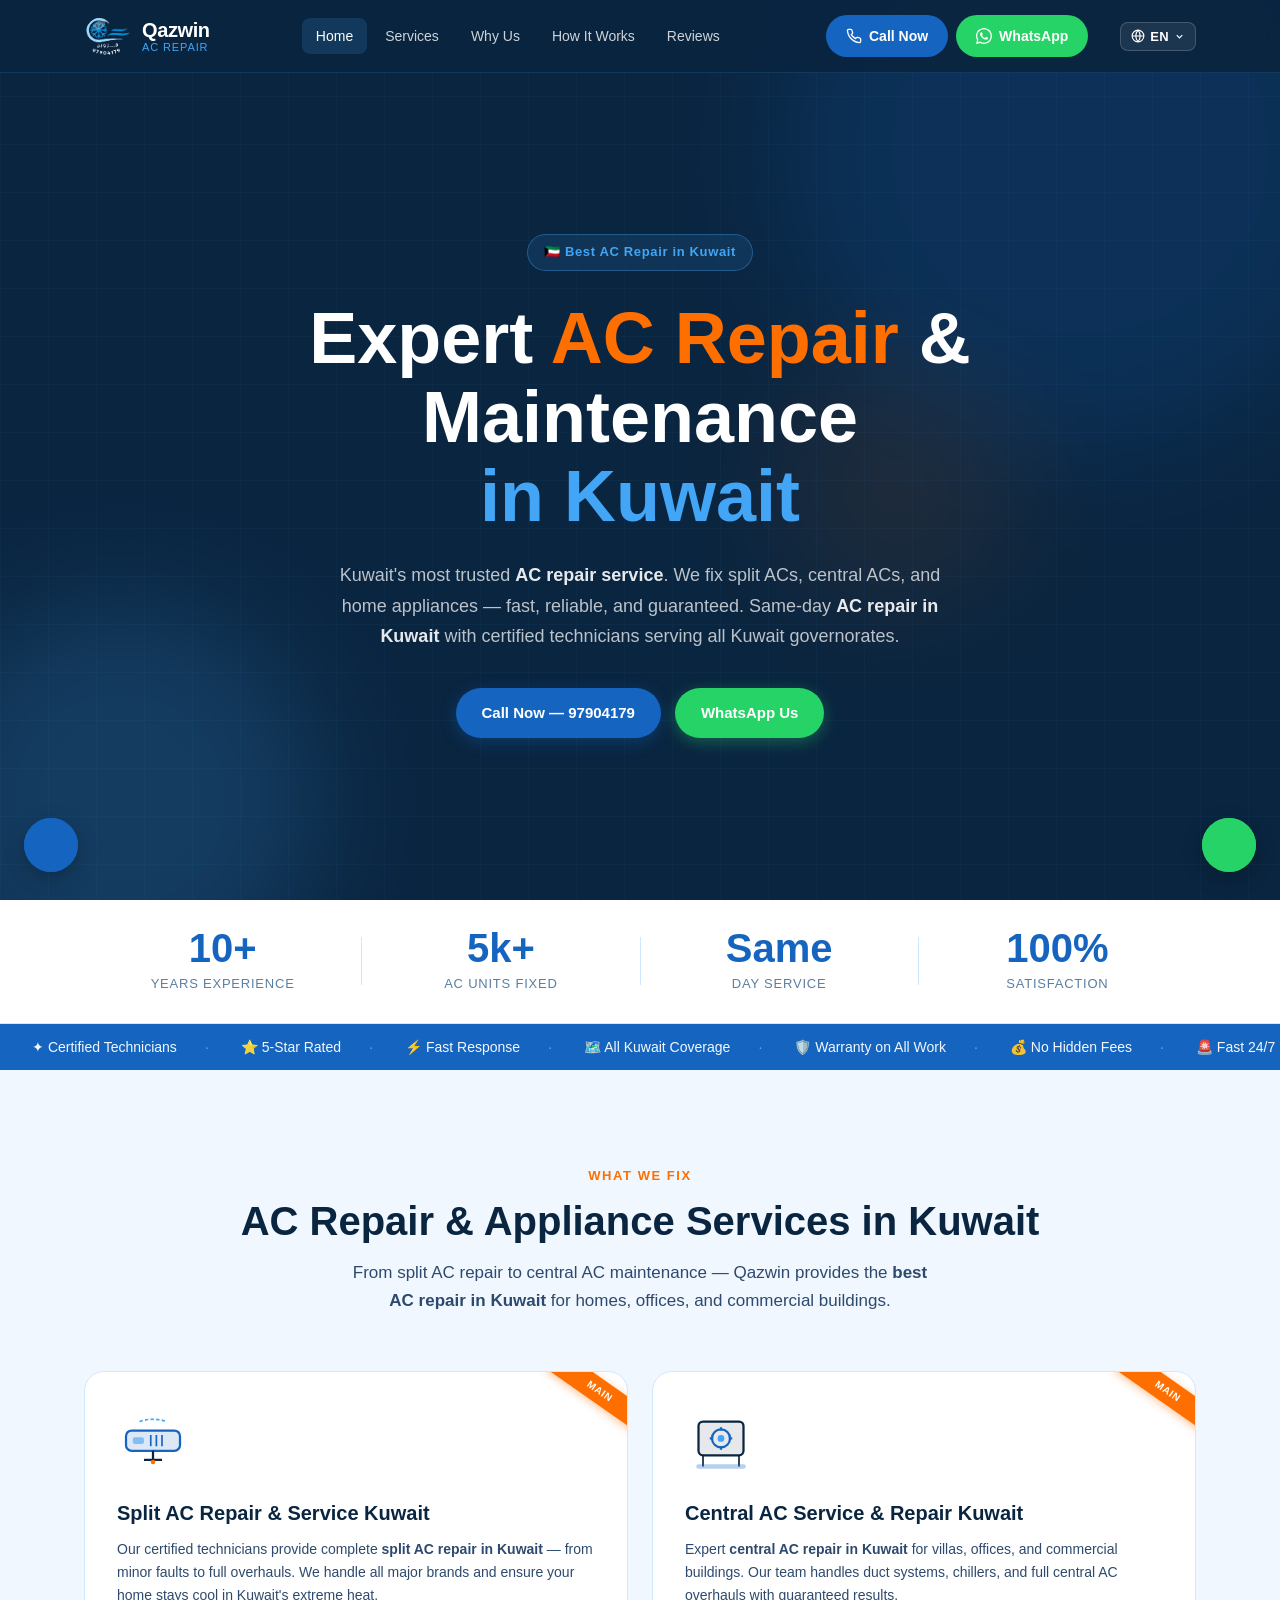
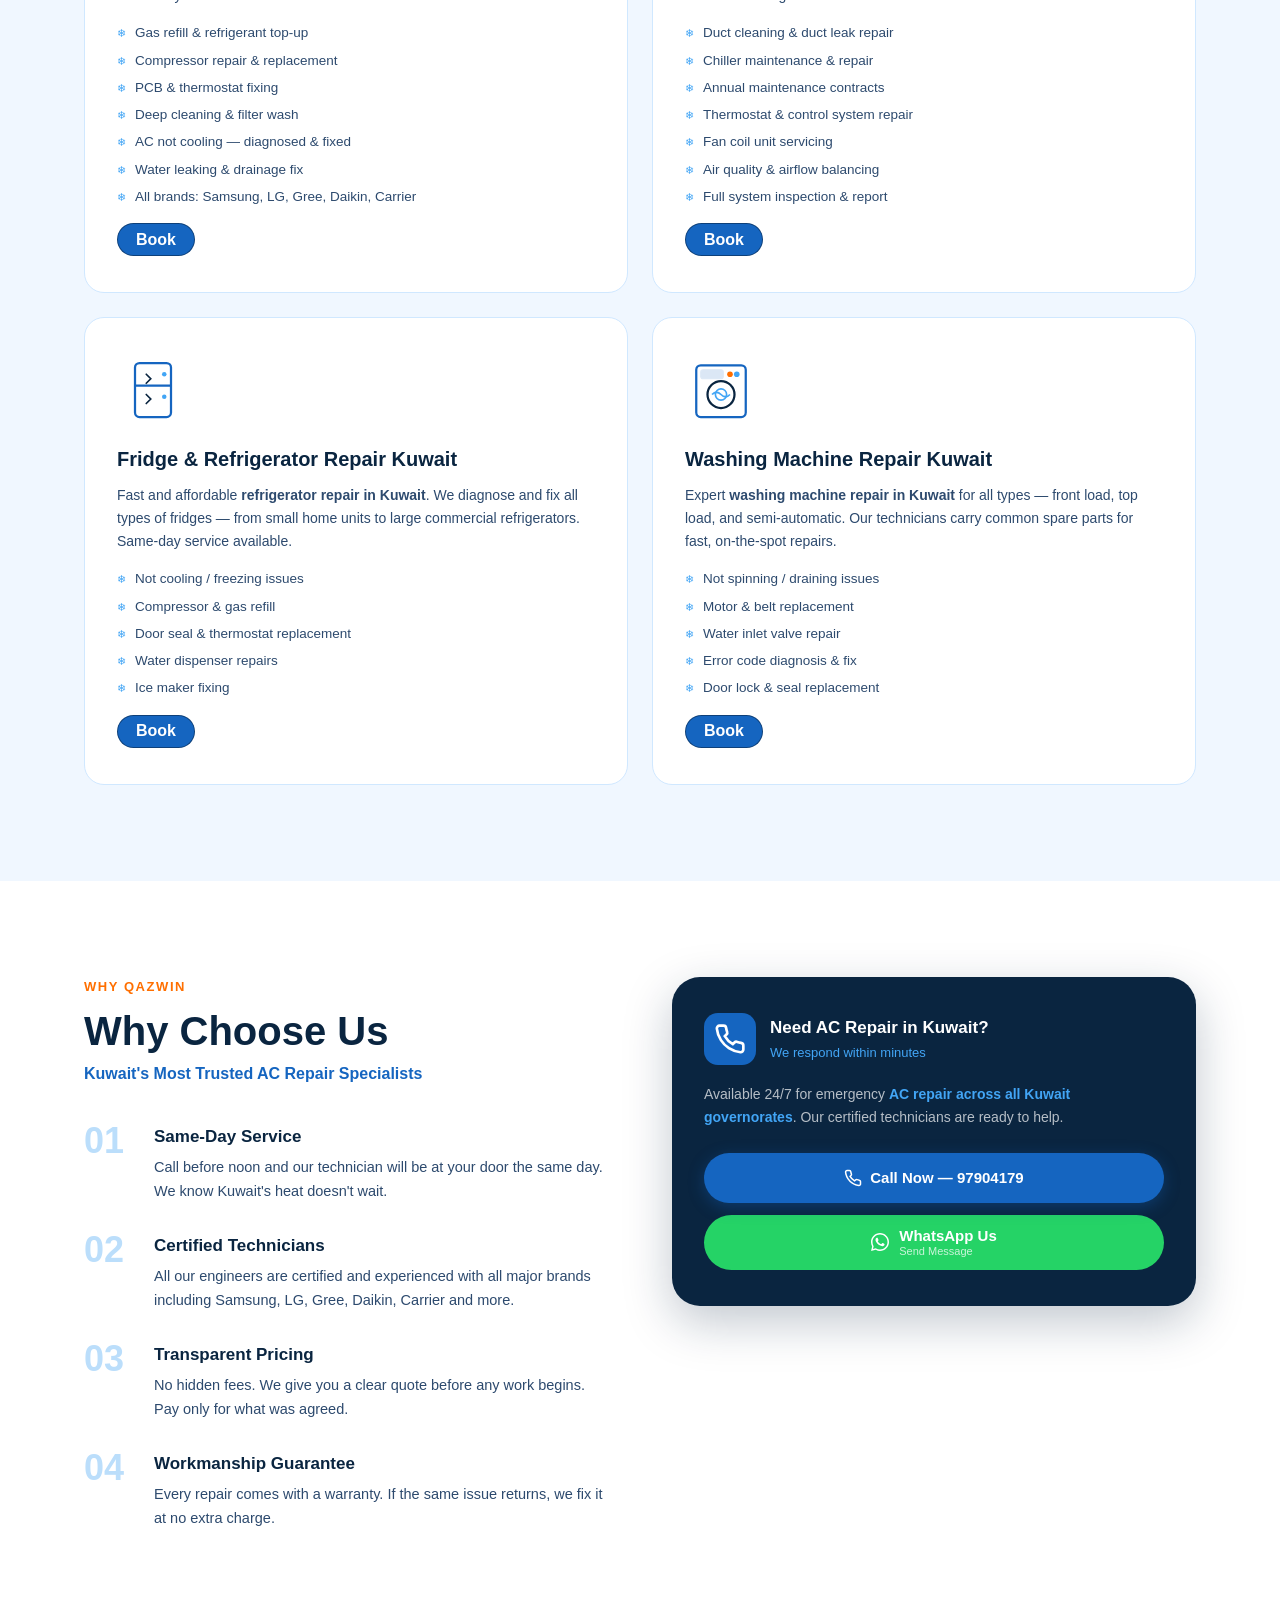
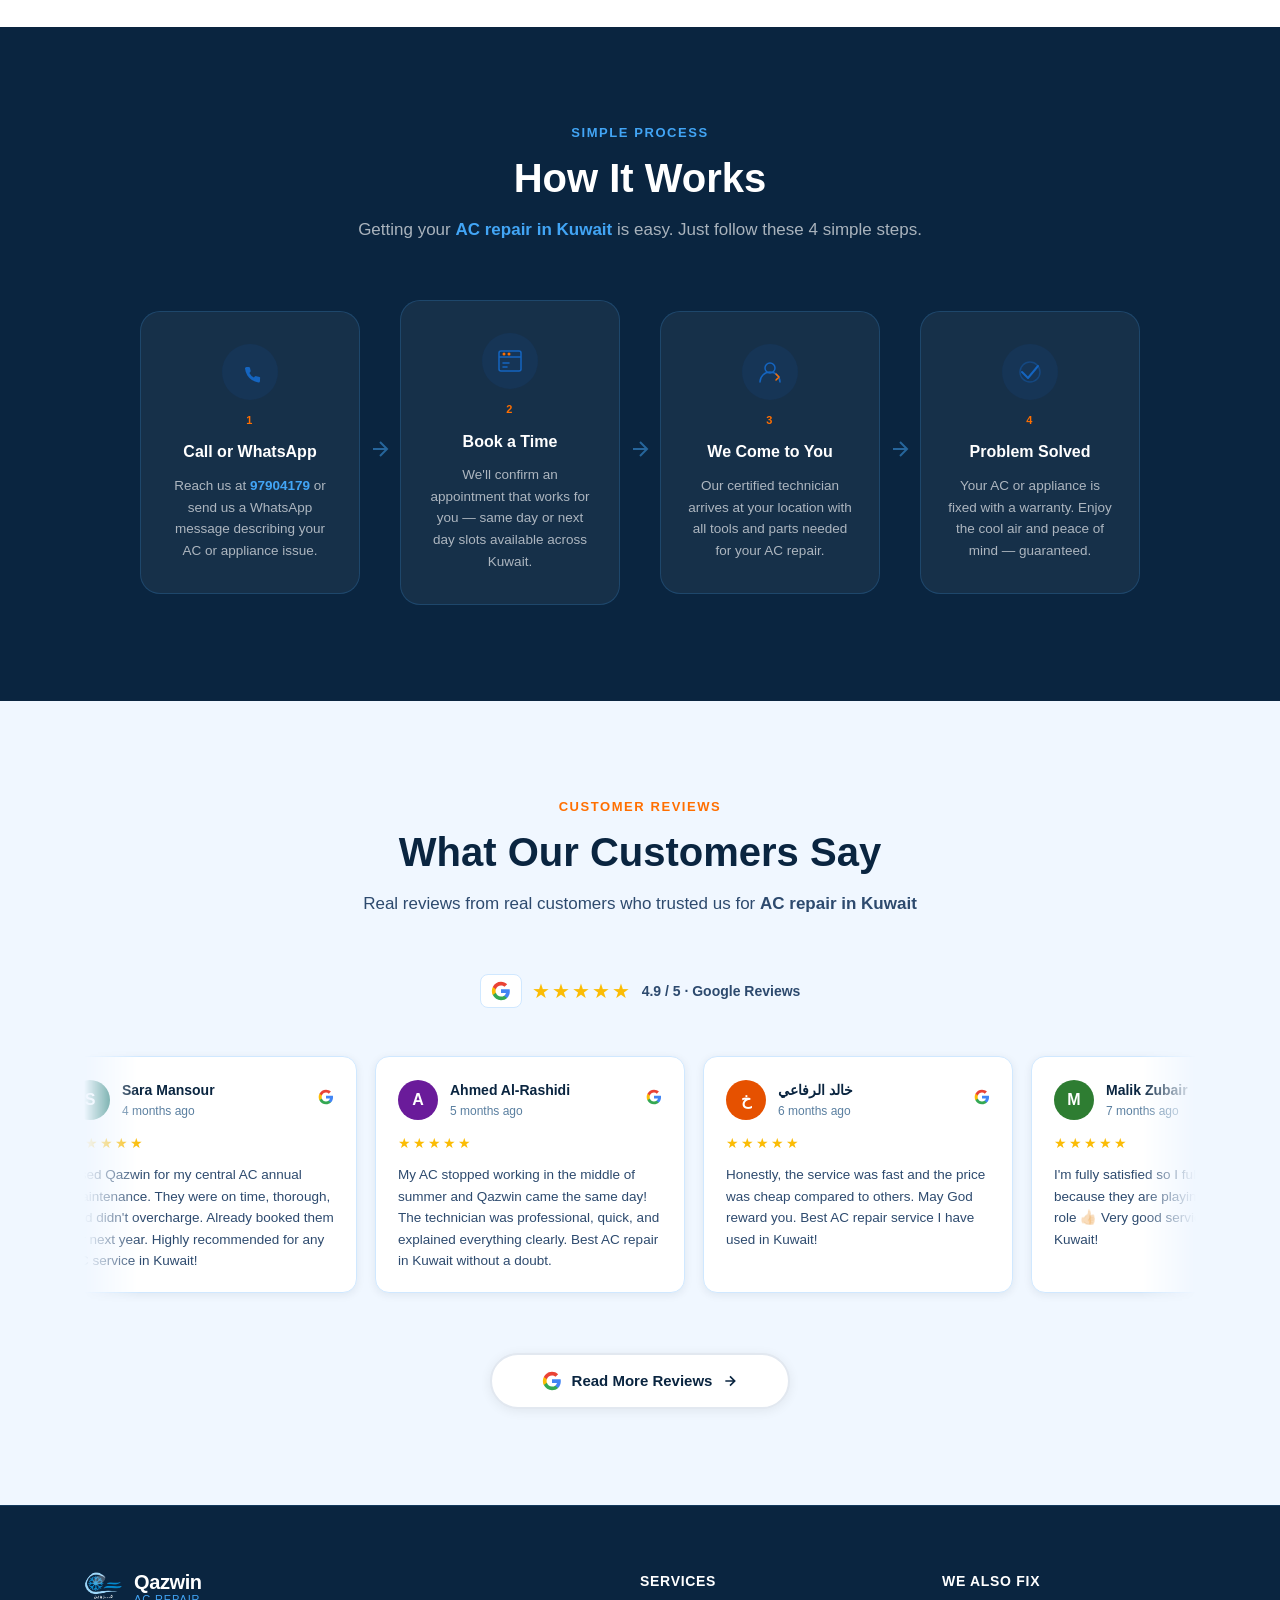
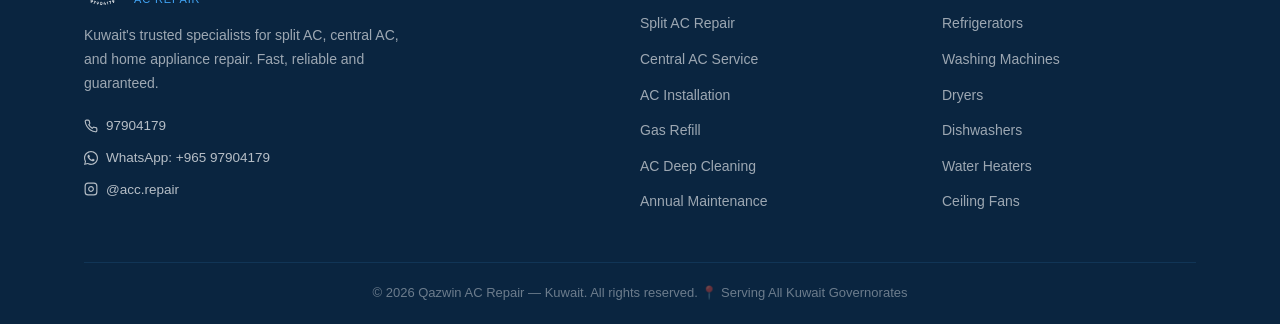
<file: index.html>
<!DOCTYPE html>
<html lang="en" dir="ltr" id="htmlRoot">

<head>
  <!-- Google Tag Manager -->
  <script>(function(w,d,s,l,i){w[l]=w[l]||[];w[l].push({'gtm.start':
  new Date().getTime(),event:'gtm.js'});var f=d.getElementsByTagName(s)[0],
  j=d.createElement(s),dl=l!='dataLayer'?'&l='+l:'';j.async=true;j.src=
  'https://www.googletagmanager.com/gtm.js?id='+i+dl;f.parentNode.insertBefore(j,f);
  })(window,document,'script','dataLayer','GTM-M6X77CFB');</script>
  <!-- End Google Tag Manager -->

  <meta charset="UTF-8" />
  <meta name="viewport" content="width=device-width, initial-scale=1.0" />

  <!-- Primary SEO Meta Tags -->
  <title>Qazwin AC Repair Kuwait | Best AC Repair Service in Kuwait | 97904179</title>
  <meta name="description" content="Qazwin AC Repair Kuwait — Kuwait's #1 trusted AC repair service. Same-day split AC repair, central AC service, gas refill & maintenance. Call 97904179. Serving all Kuwait governorates." />
  <meta name="keywords" content="AC repair Kuwait, best AC repair Kuwait, AC maintenance Kuwait, split AC repair Kuwait, central AC Kuwait, AC service Kuwait, air conditioner repair Kuwait, AC technician Kuwait, Qazwin AC repair, تصليح مكيفات الكويت, صيانة مكيفات الكويت" />
  <meta name="author" content="Qazwin AC Repair Kuwait" />
  <meta name="robots" content="index, follow" />
  <meta name="language" content="English" />
  <meta name="revisit-after" content="3 days" />
  <link rel="canonical" href="https://qazwinacrepair.com/" />

  <!-- Open Graph / Facebook -->
  <meta property="og:type" content="website" />
  <meta property="og:url" content="https://qazwinacrepair.com/" />
  <meta property="og:title" content="Qazwin AC Repair Kuwait | Best AC Repair in Kuwait" />
  <meta property="og:description" content="Kuwait's most trusted AC repair specialists. Same-day service, certified technicians, all brands. Call 97904179 for fast AC repair in Kuwait." />
  <meta property="og:image" content="https://qazwinacrepair.com/og-image.jpg" />
  <meta property="og:locale" content="en_KW" />
  <meta property="og:locale:alternate" content="ar_KW" />
  <meta property="og:site_name" content="Qazwin AC Repair Kuwait" />

  <!-- Twitter Card -->
  <meta name="twitter:card" content="summary_large_image" />
  <meta name="twitter:title" content="Qazwin AC Repair Kuwait | Best AC Repair in Kuwait" />
  <meta name="twitter:description" content="Fast, reliable AC repair in Kuwait. Same-day service. Call 97904179." />

  <!-- Color theme -->
  <meta name="theme-color" content="#0A2540" />

  <!-- Geo Tags for Kuwait Local SEO -->
  <meta name="geo.region" content="KW" />
  <meta name="geo.placename" content="Kuwait" />
  <meta name="geo.position" content="29.3759;47.9774" />
  <meta name="ICBM" content="29.3759, 47.9774" />

  <!-- Favicon -->
  <link rel="apple-touch-icon" sizes="180x180" href="/apple-touch-icon.png">
  <link rel="icon" type="image/png" sizes="32x32" href="/favicon-32x32.png">
  <link rel="icon" type="image/png" sizes="16x16" href="/favicon-16x16.png">
  <link rel="manifest" href="/site.webmanifest">

  <!-- Structured Data: Local Business Schema -->
  <script type="application/ld+json">
  {
    "@context": "https://schema.org",
    "@type": "LocalBusiness",
    "name": "Qazwin AC Repair Kuwait",
    "description": "Best AC repair service in Kuwait. Split AC repair, central AC service, gas refill, and maintenance. Serving all Kuwait governorates.",
    "url": "https://qazwinacrepair.com",
    "telephone": "+96597904179",
    "priceRange": "$$",
    "image": "https://qazwinacrepair.com/logo.webp",
    "address": {
      "@type": "PostalAddress",
      "addressCountry": "KW",
      "addressLocality": "Kuwait City",
      "addressRegion": "Kuwait"
    },
    "geo": {
      "@type": "GeoCoordinates",
      "latitude": 29.3759,
      "longitude": 47.9774
    },
    "openingHoursSpecification": {
      "@type": "OpeningHoursSpecification",
      "dayOfWeek": ["Monday","Tuesday","Wednesday","Thursday","Friday","Saturday","Sunday"],
      "opens": "00:00",
      "closes": "23:59"
    },
    "sameAs": ["https://www.instagram.com/acc.repair"],
    "areaServed": "Kuwait",
    "serviceType": "AC Repair, AC Maintenance, Central AC Service, Split AC Repair",
    "aggregateRating": {
      "@type": "AggregateRating",
      "ratingValue": "4.9",
      "reviewCount": "5000"
    }
  }
  </script>

  <!-- Preconnect for performance -->
  <link rel="preconnect" href="https://fonts.gstatic.com" crossorigin />
  <!-- English fonts -->
  <link rel="stylesheet" href="https://fonts.googleapis.com/css2?family=Syne:wght@400;500;600;700;800&family=DM+Sans:wght@300;400;500;600&display=swap" media="print" onload="this.media='all'" />
  <!-- Arabic font (Cairo) — loaded async -->
  <link rel="stylesheet" href="https://fonts.googleapis.com/css2?family=Cairo:wght@300;400;500;600;700;800&display=swap" media="print" onload="this.media='all'" />

  <link rel="stylesheet" href="styles.css" />


</head>

<body>
  <!-- Google Tag Manager (noscript) -->
  <noscript><iframe src="https://www.googletagmanager.com/ns.html?id=GTM-M6X77CFB" height="0" width="0" style="display:none;visibility:hidden"></iframe></noscript>
  <!-- End Google Tag Manager (noscript) -->

  <!-- ========== NAVBAR ========== -->
  <header class="navbar" id="navbar" role="banner">
    <div class="nav-container">

      <!-- Logo — ALWAYS on the left, never moves in RTL -->
      <a href="#home" class="nav-brand" aria-label="Qazwin AC Repair Kuwait - Home">
        <div class="logo-sphere">
          <img src="images/logo.webp" alt="Qazwin AC Repair Kuwait Logo" class="logo-img"
            onerror="this.style.display='none'; this.parentElement.querySelector('.logo-fallback').style.display='flex'" />
          <div class="logo-fallback" aria-hidden="true">Q</div>
        </div>
        <div class="brand-text">
          <span class="brand-name" data-en="Qazwin" data-ar="قزوين">Qazwin</span>
          <span class="brand-sub" data-en="AC Repair" data-ar="تصليح مكيفات">AC Repair</span>
        </div>
      </a>

      <!-- Desktop nav links -->
      <nav class="nav-links" aria-label="Main navigation">
        <a href="#home"         class="nav-link" data-en="Home"         data-ar="الرئيسية">Home</a>
        <a href="#services"     class="nav-link" data-en="Services"     data-ar="الخدمات">Services</a>
        <a href="#why-us"       class="nav-link" data-en="Why Us"       data-ar="لماذا نحن">Why Us</a>
        <a href="#how-it-works" class="nav-link" data-en="How It Works" data-ar="كيف يعمل">How It Works</a>
        <a href="#reviews"      class="nav-link" data-en="Reviews"      data-ar="التقييمات">Reviews</a>
      </nav>

      <!-- Desktop CTA buttons -->
      <div class="nav-cta">
        <a href="tel:97904179" class="btn-call" aria-label="Call Qazwin AC Repair Kuwait">
          <svg width="16" height="16" viewBox="0 0 24 24" fill="none" stroke="currentColor" stroke-width="2" aria-hidden="true">
            <path d="M22 16.92v3a2 2 0 01-2.18 2 19.79 19.79 0 01-8.63-3.07 19.5 19.5 0 01-6-6A19.79 19.79 0 012.12 4.18 2 2 0 014.11 2h3a2 2 0 012 1.72c.127.96.361 1.903.7 2.81a2 2 0 01-.45 2.11L8.09 9.91a16 16 0 006 6l1.27-1.27a2 2 0 012.11-.45c.907.339 1.85.573 2.81.7A2 2 0 0122 16.92z"/>
          </svg>
          <span data-en="Call Now" data-ar="اتصل الآن">Call Now</span>
        </a>
        <a href="https://wa.me/96597904179?text=Hello!%20I%20want%20to%20learn%20more%20about%20your%20services." target="_blank" rel="noopener noreferrer" class="btn-whatsapp" aria-label="WhatsApp Qazwin AC Repair Kuwait">
          <svg width="16" height="16" viewBox="0 0 24 24" fill="currentColor" aria-hidden="true">
            <path d="M17.472 14.382c-.297-.149-1.758-.867-2.03-.967-.273-.099-.471-.148-.67.15-.197.297-.767.966-.94 1.164-.173.199-.347.223-.644.075-.297-.15-1.255-.463-2.39-1.475-.883-.788-1.48-1.761-1.653-2.059-.173-.297-.018-.458.13-.606.134-.133.298-.347.446-.52.149-.174.198-.298.298-.497.099-.198.05-.371-.025-.52-.075-.149-.669-1.612-.916-2.207-.242-.579-.487-.5-.669-.51-.173-.008-.371-.01-.57-.01-.198 0-.52.074-.792.372-.272.297-1.04 1.016-1.04 2.479 0 1.462 1.065 2.875 1.213 3.074.149.198 2.096 3.2 5.077 4.487.709.306 1.262.489 1.694.625.712.227 1.36.195 1.871.118.571-.085 1.758-.719 2.006-1.413.248-.694.248-1.289.173-1.413-.074-.124-.272-.198-.57-.347z"/>
            <path d="M12 0C5.373 0 0 5.373 0 12c0 2.122.554 4.118 1.528 5.855L.057 23.998l6.305-1.654A11.937 11.937 0 0012 24c6.627 0 12-5.373 12-12S18.627 0 12 0zm0 22c-1.891 0-3.657-.495-5.188-1.36l-.371-.22-3.844 1.008.971-3.744-.242-.385A9.94 9.94 0 012 12C2 6.477 6.477 2 12 2s10 4.477 10 10-4.477 10-10 10z"/>
          </svg>
          <span data-en="WhatsApp" data-ar="واتساب">WhatsApp</span>
        </a>
      </div>

      <!-- RIGHT SIDE: Lang switcher (ALWAYS in navbar) + Hamburger (mobile only) -->
      <div class="nav-right-controls">

        <!-- Language Switcher — visible on ALL screen sizes, always in navbar -->
        <div class="lang-switcher" id="langSwitcher">
          <button class="lang-btn" id="langBtn" aria-label="Switch language" aria-haspopup="true" aria-expanded="false">
            <svg width="14" height="14" viewBox="0 0 24 24" fill="none" stroke="currentColor" stroke-width="2" aria-hidden="true">
              <circle cx="12" cy="12" r="10"/>
              <path d="M2 12h20M12 2a15.3 15.3 0 010 20M12 2a15.3 15.3 0 000 20"/>
            </svg>
            <span id="langLabel">EN</span>
            <svg width="11" height="11" viewBox="0 0 24 24" fill="none" stroke="currentColor" stroke-width="2.5" aria-hidden="true" class="lang-caret">
              <path d="M6 9l6 6 6-6"/>
            </svg>
          </button>
          <div class="lang-dropdown" id="langDropdown" role="menu" aria-label="Language selection">
            <button class="lang-option active" data-lang="en" role="menuitem">🇬🇧 English</button>
            <button class="lang-option" data-lang="ar" role="menuitem">🇰🇼 العربية</button>
          </div>
        </div>

        <!-- Hamburger — visible only on mobile -->
        <button class="hamburger" id="hamburger" aria-label="Toggle mobile menu" aria-expanded="false">
          <span></span><span></span><span></span>
        </button>

      </div>

    </div>

    <!-- Mobile Menu (NO lang switcher here — it stays in navbar always) -->
    <div class="mobile-menu" id="mobileMenu" aria-hidden="true">
      <a href="#home"         class="mob-link" data-en="Home"         data-ar="الرئيسية">Home</a>
      <a href="#services"     class="mob-link" data-en="Services"     data-ar="الخدمات">Services</a>
      <a href="#why-us"       class="mob-link" data-en="Why Us"       data-ar="لماذا نحن">Why Us</a>
      <a href="#how-it-works" class="mob-link" data-en="How It Works" data-ar="كيف يعمل">How It Works</a>
      <a href="#reviews"      class="mob-link" data-en="Reviews"      data-ar="التقييمات">Reviews</a>
      <div class="mob-cta">
        <a href="tel:97904179" class="btn-call">
          <span data-en="Call Now" data-ar="اتصل الآن">Call Now</span>
        </a>
        <a href="https://wa.me/96597904179?text=Hello!%20I%20want%20to%20learn%20more%20about%20your%20services." target="_blank" rel="noopener noreferrer" class="btn-whatsapp">
          <span data-en="WhatsApp" data-ar="واتساب">WhatsApp</span>
        </a>
      </div>
    </div>

  </header>

  <main>

    <!-- ========== HERO SECTION ========== -->
    <section class="hero" id="home" aria-labelledby="hero-heading">
      <div class="hero-bg-shapes" aria-hidden="true">
        <div class="shape shape-1"></div>
        <div class="shape shape-2"></div>
        <div class="shape shape-3"></div>
        <div class="grid-overlay"></div>
      </div>

      <div class="hero-container">
        <div class="hero-badge"
          data-en="🇰🇼 Best AC Repair in Kuwait"
          data-ar="🇰🇼 أفضل خدمة تصليح مكيفات في الكويت"
          aria-label="Best AC Repair in Kuwait">
          <span aria-hidden="true">🇰🇼</span> Best AC Repair in Kuwait
        </div>

        <h1 id="hero-heading" class="hero-title">
          <span class="title-white" data-en="Expert"          data-ar="خبراء">Expert</span>
          <span class="title-accent" data-en=" AC Repair"     data-ar=" تصليح مكيفات"> AC Repair</span>
          <span class="title-white" data-en=" &amp; Maintenance" data-ar=" وصيانة"> &amp; Maintenance</span>
          <br />
          <span class="title-blue" data-en="in Kuwait"        data-ar="في الكويت">in Kuwait</span>
        </h1>

        <p class="hero-desc"
          data-en="Kuwait's most trusted <strong>AC repair service</strong>. We fix split ACs, central ACs, and home appliances — fast, reliable, and guaranteed. Same-day <strong>AC repair in Kuwait</strong> with certified technicians serving all Kuwait governorates."
          data-ar="أكثر خدمة <strong>تصليح مكيفات</strong> موثوقة في الكويت. نصلح مكيفات السبليت والمركزية والأجهزة المنزلية — بسرعة وضمان. خدمة <strong>تصليح مكيفات في الكويت</strong> في نفس اليوم لجميع المحافظات.">
          Kuwait's most trusted <strong>AC repair service</strong>. We fix split ACs, central ACs, and home appliances — fast, reliable, and guaranteed. Same-day <strong>AC repair in Kuwait</strong> with certified technicians serving all Kuwait governorates.
        </p>

        <div class="hero-btns">
          <a href="tel:97904179" class="btn-primary" aria-label="Call for AC Repair in Kuwait"
            data-en="Call Now — 97904179"
            data-ar="اتصل الآن — 97904179">
            <svg width="18" height="18" viewBox="0 0 24 24" fill="none" stroke="currentColor" stroke-width="2" aria-hidden="true">
              <path d="M22 16.92v3a2 2 0 01-2.18 2 19.79 19.79 0 01-8.63-3.07 19.5 19.5 0 01-6-6A19.79 19.79 0 012.12 4.18 2 2 0 014.11 2h3a2 2 0 012 1.72c.127.96.361 1.903.7 2.81a2 2 0 01-.45 2.11L8.09 9.91a16 16 0 006 6l1.27-1.27a2 2 0 012.11-.45c.907.339 1.85.573 2.81.7A2 2 0 0122 16.92z" />
            </svg>
            Call Now — 97904179
          </a>
          <a href="https://wa.me/96597904179?text=Hello!%20I%20want%20to%20learn%20more%20about%20your%20services." target="_blank" rel="noopener noreferrer" class="btn-wa-hero" aria-label="WhatsApp for AC Repair in Kuwait"
            data-en="WhatsApp Us"
            data-ar="واتساب">
            <svg width="18" height="18" viewBox="0 0 24 24" fill="currentColor" aria-hidden="true">
              <path d="M17.472 14.382c-.297-.149-1.758-.867-2.03-.967-.273-.099-.471-.148-.67.15-.197.297-.767.966-.94 1.164-.173.199-.347.223-.644.075-.297-.15-1.255-.463-2.39-1.475-.883-.788-1.48-1.761-1.653-2.059-.173-.297-.018-.458.13-.606.134-.133.298-.347.446-.52.149-.174.198-.298.298-.497.099-.198.05-.371-.025-.52-.075-.149-.669-1.612-.916-2.207-.242-.579-.487-.5-.669-.51-.173-.008-.371-.01-.57-.01-.198 0-.52.074-.792.372-.272.297-1.04 1.016-1.04 2.479 0 1.462 1.065 2.875 1.213 3.074.149.198 2.096 3.2 5.077 4.487.709.306 1.262.489 1.694.625.712.227 1.36.195 1.871.118.571-.085 1.758-.719 2.006-1.413.248-.694.248-1.289.173-1.413-.074-.124-.272-.198-.57-.347z" />
              <path d="M12 0C5.373 0 0 5.373 0 12c0 2.122.554 4.118 1.528 5.855L.057 23.998l6.305-1.654A11.937 11.937 0 0012 24c6.627 0 12-5.373 12-12S18.627 0 12 0zm0 22c-1.891 0-3.657-.495-5.188-1.36l-.371-.22-3.844 1.008.971-3.744-.242-.385A9.94 9.94 0 012 12C2 6.477 6.477 2 12 2s10 4.477 10 10-4.477 10-10 10z" />
            </svg>
            WhatsApp Us
          </a>
        </div>
      </div>
    </section>

    <!-- ========== STATS BANNER ========== -->
    <section class="stats-banner" aria-label="Qazwin AC Repair Kuwait Statistics">
      <div class="stats-container">
        <div class="stat-item">
          <span class="stat-num">10+</span>
          <span class="stat-label" data-en="Years Experience" data-ar="سنوات خبرة">Years Experience</span>
        </div>
        <div class="stat-divider" aria-hidden="true"></div>
        <div class="stat-item">
          <span class="stat-num">5k+</span>
          <span class="stat-label" data-en="AC Units Fixed" data-ar="مكيف تم إصلاحه">AC Units Fixed</span>
        </div>
        <div class="stat-divider" aria-hidden="true"></div>
        <div class="stat-item">
          <span class="stat-num" data-en="Same" data-ar="نفس">Same</span>
          <span class="stat-label" data-en="Day Service" data-ar="خدمة يومية">Day Service</span>
        </div>
        <div class="stat-divider" aria-hidden="true"></div>
        <div class="stat-item">
          <span class="stat-num">100%</span>
          <span class="stat-label" data-en="Satisfaction" data-ar="رضا العملاء">Satisfaction</span>
        </div>
      </div>
    </section>

    <!-- ========== MARQUEE TICKER ========== -->
    <div class="ticker-wrap" aria-label="Qazwin AC Repair Kuwait features">
      <div class="ticker-track" id="ticker">
        <span class="tick-item" data-en="✦ Certified Technicians" data-ar="✦ فنيون معتمدون">✦ Certified Technicians</span>
        <span class="tick-item" data-en="⭐ 5-Star Rated" data-ar="⭐ تقييم 5 نجوم">⭐ 5-Star Rated</span>
        <span class="tick-item" data-en="⚡ Fast Response" data-ar="⚡ استجابة سريعة">⚡ Fast Response</span>
        <span class="tick-item" data-en="🗺️ All Kuwait Coverage" data-ar="🗺️ تغطية جميع مناطق الكويت">🗺️ All Kuwait Coverage</span>
        <span class="tick-item" data-en="🛡️ Warranty on All Work" data-ar="🛡️ ضمان على جميع الأعمال">🛡️ Warranty on All Work</span>
        <span class="tick-item" data-en="💰 No Hidden Fees" data-ar="💰 لا رسوم خفية">💰 No Hidden Fees</span>
        <span class="tick-item" data-en="🚨 Fast 24/7 Emergency Repair" data-ar="🚨 إصلاح طوارئ سريع 24/7">🚨 Fast 24/7 Emergency Repair</span>
        <span class="tick-item" data-en="👨‍🔧 Expert Technicians" data-ar="👨‍🔧 فنيون خبراء">👨‍🔧 Expert Technicians</span>
        <span class="tick-item" data-en="❄️ Instant Cooling Relief" data-ar="❄️ تبريد فوري">❄️ Instant Cooling Relief</span>
        <!-- Cloned for seamless loop -->
        <span class="tick-item" data-en="✦ Certified Technicians" data-ar="✦ فنيون معتمدون">✦ Certified Technicians</span>
        <span class="tick-item" data-en="⭐ 5-Star Rated" data-ar="⭐ تقييم 5 نجوم">⭐ 5-Star Rated</span>
        <span class="tick-item" data-en="⚡ Fast Response" data-ar="⚡ استجابة سريعة">⚡ Fast Response</span>
        <span class="tick-item" data-en="🗺️ All Kuwait Coverage" data-ar="🗺️ تغطية جميع مناطق الكويت">🗺️ All Kuwait Coverage</span>
        <span class="tick-item" data-en="🛡️ Warranty on All Work" data-ar="🛡️ ضمان على جميع الأعمال">🛡️ Warranty on All Work</span>
        <span class="tick-item" data-en="💰 No Hidden Fees" data-ar="💰 لا رسوم خفية">💰 No Hidden Fees</span>
        <span class="tick-item" data-en="🚨 Fast 24/7 Emergency Repair" data-ar="🚨 إصلاح طوارئ سريع 24/7">🚨 Fast 24/7 Emergency Repair</span>
        <span class="tick-item" data-en="👨‍🔧 Expert Technicians" data-ar="👨‍🔧 فنيون خبراء">👨‍🔧 Expert Technicians</span>
        <span class="tick-item" data-en="❄️ Instant Cooling Relief" data-ar="❄️ تبريد فوري">❄️ Instant Cooling Relief</span>
      </div>
    </div>

    <!-- ========== SERVICES SECTION ========== -->
    <section class="services" id="services" aria-labelledby="services-heading">
      <div class="section-container">
        <div class="section-header">
          <p class="section-eyebrow" data-en="What We Fix" data-ar="ماذا نصلح">What We Fix</p>
          <h2 id="services-heading"
            data-en="AC Repair &amp; Appliance Services in Kuwait"
            data-ar="خدمات تصليح مكيفات والأجهزة في الكويت">
            AC Repair &amp; Appliance Services in Kuwait
          </h2>
          <p class="section-sub"
            data-en="From split AC repair to central AC maintenance — Qazwin provides the <strong>best AC repair in Kuwait</strong> for homes, offices, and commercial buildings."
            data-ar="من تصليح مكيفات السبليت إلى صيانة المكيفات المركزية — قزوين تقدم <strong>أفضل خدمة تصليح مكيفات في الكويت</strong> للمنازل والمكاتب والمباني التجارية.">
            From split AC repair to central AC maintenance — Qazwin provides the <strong>best AC repair in Kuwait</strong> for homes, offices, and commercial buildings.
          </p>
        </div>

        <div class="services-grid">

          <!-- Split AC -->
          <article class="service-card" aria-labelledby="svc-split">
            <div class="svc-badge-main" data-en="Main" data-ar="رئيسي">Main</div>
            <div class="svc-icon" aria-hidden="true">
              <svg viewBox="0 0 64 64" fill="none" xmlns="http://www.w3.org/2000/svg">
                <rect x="8" y="20" width="48" height="18" rx="5" fill="#1565C0" opacity="0.15" />
                <rect x="8" y="20" width="48" height="18" rx="5" stroke="#1565C0" stroke-width="2" />
                <rect x="14" y="26" width="10" height="6" rx="2" fill="#42A5F5" opacity="0.6" />
                <line x1="30" y1="24" x2="30" y2="34" stroke="#1565C0" stroke-width="1.5" />
                <line x1="35" y1="24" x2="35" y2="34" stroke="#1565C0" stroke-width="1.5" />
                <line x1="40" y1="24" x2="40" y2="34" stroke="#1565C0" stroke-width="1.5" />
                <path d="M32 38 L32 46" stroke="#0A2540" stroke-width="2" />
                <path d="M24 46 L40 46" stroke="#0A2540" stroke-width="2" />
                <circle cx="32" cy="48" r="2" fill="#FF6F00" />
                <path d="M20 12 Q32 8 44 12" stroke="#42A5F5" stroke-width="1.5" stroke-dasharray="3 2" fill="none" />
              </svg>
            </div>
            <h3 id="svc-split"
              data-en="Split AC Repair &amp; Service Kuwait"
              data-ar="تصليح وصيانة مكيف السبليت في الكويت">
              Split AC Repair &amp; Service Kuwait
            </h3>
            <p data-en="Our certified technicians provide complete <strong>split AC repair in Kuwait</strong> — from minor faults to full overhauls. We handle all major brands and ensure your home stays cool in Kuwait's extreme heat."
               data-ar="يقدم فنيونا المعتمدون خدمة <strong>تصليح مكيف السبليت في الكويت</strong> بشكل كامل — من الأعطال البسيطة إلى الإصلاح الشامل. نتعامل مع جميع الماركات الكبرى لضمان برودة منزلك في حرارة الكويت الشديدة.">
              Our certified technicians provide complete <strong>split AC repair in Kuwait</strong> — from minor faults to full overhauls. We handle all major brands and ensure your home stays cool in Kuwait's extreme heat.
            </p>
            <ul class="svc-list">
              <li data-en="Gas refill &amp; refrigerant top-up"   data-ar="شحن غاز وإضافة مبرد">Gas refill &amp; refrigerant top-up</li>
              <li data-en="Compressor repair &amp; replacement"   data-ar="إصلاح واستبدال الكمبروسر">Compressor repair &amp; replacement</li>
              <li data-en="PCB &amp; thermostat fixing"           data-ar="إصلاح لوحة PCB والثيرموستات">PCB &amp; thermostat fixing</li>
              <li data-en="Deep cleaning &amp; filter wash"       data-ar="تنظيف عميق وغسيل الفلتر">Deep cleaning &amp; filter wash</li>
              <li data-en="AC not cooling — diagnosed &amp; fixed" data-ar="المكيف لا يبرد — تشخيص وإصلاح">AC not cooling — diagnosed &amp; fixed</li>
              <li data-en="Water leaking &amp; drainage fix"      data-ar="إصلاح تسرب الماء والصرف">Water leaking &amp; drainage fix</li>
              <li data-en="All brands: Samsung, LG, Gree, Daikin, Carrier" data-ar="جميع الماركات: سامسونج، إل جي، جري، دايكن، كارير">All brands: Samsung, LG, Gree, Daikin, Carrier</li>
            </ul>
          <button class="service-book" data-en="Book" data-ar="احْجِز""><a href="https://wa.me/96597904179?text=Hello!%20I%20want%20to%20book%20split%20ac%20repair%20service." target="_blank">Book</a></button>

          </article>

          <!-- Central AC -->
          <article class="service-card" aria-labelledby="svc-central">
            <div class="svc-badge-main" data-en="Main" data-ar="رئيسي">Main</div>
            <div class="svc-icon" aria-hidden="true">
              <svg viewBox="0 0 64 64" fill="none" xmlns="http://www.w3.org/2000/svg">
                <rect x="12" y="12" width="40" height="30" rx="4" fill="#0A2540" opacity="0.1" />
                <rect x="12" y="12" width="40" height="30" rx="4" stroke="#0A2540" stroke-width="2" />
                <circle cx="32" cy="27" r="8" stroke="#1565C0" stroke-width="2" />
                <circle cx="32" cy="27" r="3" fill="#42A5F5" />
                <line x1="32" y1="17" x2="32" y2="20" stroke="#1565C0" stroke-width="2" />
                <line x1="32" y1="34" x2="32" y2="37" stroke="#1565C0" stroke-width="2" />
                <line x1="22" y1="27" x2="25" y2="27" stroke="#1565C0" stroke-width="2" />
                <line x1="39" y1="27" x2="42" y2="27" stroke="#1565C0" stroke-width="2" />
                <path d="M16 42 L16 52 M48 42 L48 52" stroke="#0A2540" stroke-width="1.5" />
                <rect x="10" y="50" width="44" height="4" rx="2" fill="#1565C0" opacity="0.3" />
              </svg>
            </div>
            <h3 id="svc-central"
              data-en="Central AC Service &amp; Repair Kuwait"
              data-ar="خدمة وتصليح المكيف المركزي في الكويت">
              Central AC Service &amp; Repair Kuwait
            </h3>
            <p data-en="Expert <strong>central AC repair in Kuwait</strong> for villas, offices, and commercial buildings. Our team handles duct systems, chillers, and full central AC overhauls with guaranteed results."
               data-ar="خبرة في <strong>تصليح المكيف المركزي في الكويت</strong> للفلل والمكاتب والمباني التجارية. يتعامل فريقنا مع أنظمة المجاري الهوائية وأجهزة التبريد والتجديد الشامل للمكيفات المركزية.">
              Expert <strong>central AC repair in Kuwait</strong> for villas, offices, and commercial buildings. Our team handles duct systems, chillers, and full central AC overhauls with guaranteed results.
            </p>
            <ul class="svc-list">
              <li data-en="Duct cleaning &amp; duct leak repair"       data-ar="تنظيف وإصلاح تسرب المجاري الهوائية">Duct cleaning &amp; duct leak repair</li>
              <li data-en="Chiller maintenance &amp; repair"           data-ar="صيانة وإصلاح الشيلر">Chiller maintenance &amp; repair</li>
              <li data-en="Annual maintenance contracts"               data-ar="عقود صيانة سنوية">Annual maintenance contracts</li>
              <li data-en="Thermostat &amp; control system repair"     data-ar="إصلاح الثيرموستات ونظام التحكم">Thermostat &amp; control system repair</li>
              <li data-en="Fan coil unit servicing"                    data-ar="صيانة وحدة مروحة الملف">Fan coil unit servicing</li>
              <li data-en="Air quality &amp; airflow balancing"        data-ar="جودة الهواء وموازنة تدفق الهواء">Air quality &amp; airflow balancing</li>
              <li data-en="Full system inspection &amp; report"        data-ar="فحص شامل للنظام وتقرير">Full system inspection &amp; report</li>
            </ul>
                    <button class="service-book" data-en="Book" data-ar="احْجِز""><a href="https://wa.me/96597904179?text=Hello!%20I%20want%20to%20book%20central%20ac%20repair%20service." target="_blank">Book</a></button>

          </article>

          <!-- Fridge -->
          <article class="service-card" aria-labelledby="svc-fridge">
            <div class="svc-icon" aria-hidden="true">
              <svg viewBox="0 0 64 64" fill="none" xmlns="http://www.w3.org/2000/svg">
                <rect x="16" y="8" width="32" height="48" rx="4" stroke="#1565C0" stroke-width="2" />
                <line x1="16" y1="28" x2="48" y2="28" stroke="#1565C0" stroke-width="2" />
                <circle cx="42" cy="18" r="2" fill="#42A5F5" />
                <circle cx="42" cy="38" r="2" fill="#42A5F5" />
                <path d="M26 18 L30 22 L26 26" stroke="#0A2540" stroke-width="1.5" stroke-linecap="round" fill="none" />
                <path d="M26 36 L30 40 L26 44" stroke="#0A2540" stroke-width="1.5" stroke-linecap="round" fill="none" />
              </svg>
            </div>
            <h3 id="svc-fridge"
              data-en="Fridge &amp; Refrigerator Repair Kuwait"
              data-ar="تصليح الثلاجة في الكويت">
              Fridge &amp; Refrigerator Repair Kuwait
            </h3>
            <p data-en="Fast and affordable <strong>refrigerator repair in Kuwait</strong>. We diagnose and fix all types of fridges — from small home units to large commercial refrigerators. Same-day service available."
               data-ar="<strong>تصليح ثلاجات في الكويت</strong> سريع وبأسعار معقولة. نشخص ونصلح جميع أنواع الثلاجات — من الوحدات المنزلية الصغيرة إلى الثلاجات التجارية الكبيرة. خدمة في نفس اليوم متاحة.">
              Fast and affordable <strong>refrigerator repair in Kuwait</strong>. We diagnose and fix all types of fridges — from small home units to large commercial refrigerators. Same-day service available.
            </p>
            <ul class="svc-list">
              <li data-en="Not cooling / freezing issues"          data-ar="مشاكل عدم التبريد / التجميد">Not cooling / freezing issues</li>
              <li data-en="Compressor &amp; gas refill"            data-ar="الكمبروسر وشحن الغاز">Compressor &amp; gas refill</li>
              <li data-en="Door seal &amp; thermostat replacement" data-ar="استبدال حاشية الباب والثيرموستات">Door seal &amp; thermostat replacement</li>
              <li data-en="Water dispenser repairs"                data-ar="إصلاح موزع الماء">Water dispenser repairs</li>
              <li data-en="Ice maker fixing"                       data-ar="إصلاح صانع الثلج">Ice maker fixing</li>
            </ul>
          <button class="service-book" data-en="Book" data-ar="احْجِز" ><a href="https://wa.me/96597904179?text=Hello!%20I%20want%20to%20book%20Fridge%20or%20Refrigerator%20service." target="_blank">Book</a></button>

          </article>

          <!-- Washing Machine -->
          <article class="service-card" aria-labelledby="svc-washer">
            <div class="svc-icon" aria-hidden="true">
              <svg viewBox="0 0 64 64" fill="none" xmlns="http://www.w3.org/2000/svg">
                <rect x="10" y="10" width="44" height="46" rx="4" stroke="#1565C0" stroke-width="2" />
                <circle cx="32" cy="36" r="12" stroke="#0A2540" stroke-width="2" />
                <circle cx="32" cy="36" r="5" stroke="#42A5F5" stroke-width="1.5" />
                <rect x="14" y="14" width="20" height="8" rx="2" fill="#1565C0" opacity="0.15" stroke="#1565C0" stroke-width="1" />
                <circle cx="40" cy="18" r="2.5" fill="#FF6F00" />
                <circle cx="46" cy="18" r="2.5" fill="#42A5F5" />
                <path d="M24 36 Q28 32 32 36 Q36 40 40 36" stroke="#42A5F5" stroke-width="1.5" fill="none" />
              </svg>
            </div>
            <h3 id="svc-washer"
              data-en="Washing Machine Repair Kuwait"
              data-ar="تصليح الغسالة في الكويت">
              Washing Machine Repair Kuwait
            </h3>
            <p data-en="Expert <strong>washing machine repair in Kuwait</strong> for all types — front load, top load, and semi-automatic. Our technicians carry common spare parts for fast, on-the-spot repairs."
               data-ar="خبرة في <strong>تصليح الغسالات في الكويت</strong> لجميع الأنواع — فرونت لود وتوب لود وشبه الأوتوماتيكية. يحمل فنيونا قطع الغيار الشائعة للإصلاح السريع في موقعك.">
              Expert <strong>washing machine repair in Kuwait</strong> for all types — front load, top load, and semi-automatic. Our technicians carry common spare parts for fast, on-the-spot repairs.
            </p>
            <ul class="svc-list">
              <li data-en="Not spinning / draining issues"          data-ar="مشاكل الدوران / التصريف">Not spinning / draining issues</li>
              <li data-en="Motor &amp; belt replacement"            data-ar="استبدال المحرك والحزام">Motor &amp; belt replacement</li>
              <li data-en="Water inlet valve repair"                data-ar="إصلاح صمام دخول الماء">Water inlet valve repair</li>
              <li data-en="Error code diagnosis &amp; fix"          data-ar="تشخيص وإصلاح رموز الخطأ">Error code diagnosis &amp; fix</li>
              <li data-en="Door lock &amp; seal replacement"        data-ar="استبدال قفل وحاشية الباب">Door lock &amp; seal replacement</li>
            </ul>
          <button class="service-book" data-en="Book" data-ar="احْجِز""><a href="https://wa.me/96597904179?text=Hello!%20I%20want%20to%20book%20Washing%20Machine%20service." target="_blank">Book</a></button>

          </article>

        </div>
        
      </div>
    </section>

    <!-- ========== WHY CHOOSE US ========== -->
    <section class="why-us" id="why-us" aria-labelledby="why-heading">
      <div class="section-container">
        <div class="why-layout">

          <div class="why-left">
            <p class="section-eyebrow" data-en="Why Qazwin" data-ar="لماذا قزوين">Why Qazwin</p>
            <h2 id="why-heading" data-en="Why Choose Us" data-ar="لماذا تختارنا">Why Choose Us</h2>
            <p class="why-tagline" data-en="Kuwait's Most Trusted AC Repair Specialists" data-ar="أكثر متخصصي تصليح مكيفات موثوقية في الكويت">Kuwait's Most Trusted AC Repair Specialists</p>

            <div class="why-items">
              <div class="why-item">
                <div class="why-num" aria-hidden="true">01</div>
                <div class="why-content">
                  <h3 data-en="Same-Day Service" data-ar="خدمة في نفس اليوم">Same-Day Service</h3>
                  <p data-en="Call before noon and our technician will be at your door the same day. We know Kuwait's heat doesn't wait."
                     data-ar="اتصل قبل الظهر وسيكون فنيونا عند بابك في نفس اليوم. نعلم أن حرارة الكويت لا تنتظر.">
                     Call before noon and our technician will be at your door the same day. We know Kuwait's heat doesn't wait.
                  </p>
                </div>
              </div>
              <div class="why-item">
                <div class="why-num" aria-hidden="true">02</div>
                <div class="why-content">
                  <h3 data-en="Certified Technicians" data-ar="فنيون معتمدون">Certified Technicians</h3>
                  <p data-en="All our engineers are certified and experienced with all major brands including Samsung, LG, Gree, Daikin, Carrier and more."
                     data-ar="جميع مهندسينا معتمدون وذوو خبرة مع جميع الماركات الكبرى بما في ذلك سامسونج وإل جي وجري ودايكن وكارير والمزيد.">
                     All our engineers are certified and experienced with all major brands including Samsung, LG, Gree, Daikin, Carrier and more.
                  </p>
                </div>
              </div>
              <div class="why-item">
                <div class="why-num" aria-hidden="true">03</div>
                <div class="why-content">
                  <h3 data-en="Transparent Pricing" data-ar="أسعار شفافة">Transparent Pricing</h3>
                  <p data-en="No hidden fees. We give you a clear quote before any work begins. Pay only for what was agreed."
                     data-ar="لا رسوم خفية. نعطيك عرض سعر واضح قبل البدء بأي عمل. ادفع فقط ما تم الاتفاق عليه.">
                     No hidden fees. We give you a clear quote before any work begins. Pay only for what was agreed.
                  </p>
                </div>
              </div>
              <div class="why-item">
                <div class="why-num" aria-hidden="true">04</div>
                <div class="why-content">
                  <h3 data-en="Workmanship Guarantee" data-ar="ضمان على العمل">Workmanship Guarantee</h3>
                  <p data-en="Every repair comes with a warranty. If the same issue returns, we fix it at no extra charge."
                     data-ar="كل إصلاح يأتي مع ضمان. إذا عادت نفس المشكلة، نصلحها دون أي رسوم إضافية.">
                     Every repair comes with a warranty. If the same issue returns, we fix it at no extra charge.
                  </p>
                </div>
              </div>
            </div>
          </div>

          <div class="why-right">
            <div class="contact-box">
              <div class="contact-box-header">
                <div class="contact-icon" aria-hidden="true">
                  <svg width="32" height="32" viewBox="0 0 24 24" fill="none" stroke="white" stroke-width="2">
                    <path d="M22 16.92v3a2 2 0 01-2.18 2 19.79 19.79 0 01-8.63-3.07 19.5 19.5 0 01-6-6A19.79 19.79 0 012.12 4.18 2 2 0 014.11 2h3a2 2 0 012 1.72c.127.96.361 1.903.7 2.81a2 2 0 01-.45 2.11L8.09 9.91a16 16 0 006 6l1.27-1.27a2 2 0 012.11-.45c.907.339 1.85.573 2.81.7A2 2 0 0122 16.92z" />
                  </svg>
                </div>
                <div>
                  <p class="contact-box-title"
                    data-en="Need AC Repair in Kuwait?"
                    data-ar="تحتاج لتصليح مكيف في الكويت؟">Need AC Repair in Kuwait?</p>
                  <p class="contact-box-sub"
                    data-en="We respond within minutes"
                    data-ar="نرد في غضون دقائق">We respond within minutes</p>
                </div>
              </div>

              <p class="contact-box-desc"
                data-en="Available 24/7 for emergency <strong>AC repair across all Kuwait governorates</strong>. Our certified technicians are ready to help."
                data-ar="متاحون 24/7 لطوارئ <strong>تصليح المكيفات في جميع محافظات الكويت</strong>. فنيونا المعتمدون جاهزون للمساعدة.">
                Available 24/7 for emergency <strong>AC repair across all Kuwait governorates</strong>. Our certified technicians are ready to help.
              </p>

              <a href="tel:97904179" class="btn-primary w-full" aria-label="Call for AC Repair Kuwait">
                <svg width="18" height="18" viewBox="0 0 24 24" fill="none" stroke="currentColor" stroke-width="2" aria-hidden="true">
                  <path d="M22 16.92v3a2 2 0 01-2.18 2 19.79 19.79 0 01-8.63-3.07 19.5 19.5 0 01-6-6A19.79 19.79 0 012.12 4.18 2 2 0 014.11 2h3a2 2 0 012 1.72c.127.96.361 1.903.7 2.81a2 2 0 01-.45 2.11L8.09 9.91a16 16 0 006 6l1.27-1.27a2 2 0 012.11-.45c.907.339 1.85.573 2.81.7A2 2 0 0122 16.92z" />
                </svg>
                <span data-en="Call Now — 97904179" data-ar="اتصل الآن — 97904179">Call Now — 97904179</span>
              </a>

              <a href="https://wa.me/96597904179?text=Hello!%20I%20want%20to%20learn%20more%20about%20your%20services." target="_blank" rel="noopener noreferrer" class="btn-wa-box" aria-label="WhatsApp Qazwin AC Repair Kuwait">
                <svg width="18" height="18" viewBox="0 0 24 24" fill="currentColor" aria-hidden="true">
                  <path d="M17.472 14.382c-.297-.149-1.758-.867-2.03-.967-.273-.099-.471-.148-.67.15-.197.297-.767.966-.94 1.164-.173.199-.347.223-.644.075-.297-.15-1.255-.463-2.39-1.475-.883-.788-1.48-1.761-1.653-2.059-.173-.297-.018-.458.13-.606.134-.133.298-.347.446-.52.149-.174.198-.298.298-.497.099-.198.05-.371-.025-.52-.075-.149-.669-1.612-.916-2.207-.242-.579-.487-.5-.669-.51-.173-.008-.371-.01-.57-.01-.198 0-.52.074-.792.372-.272.297-1.04 1.016-1.04 2.479 0 1.462 1.065 2.875 1.213 3.074.149.198 2.096 3.2 5.077 4.487.709.306 1.262.489 1.694.625.712.227 1.36.195 1.871.118.571-.085 1.758-.719 2.006-1.413.248-.694.248-1.289.173-1.413-.074-.124-.272-.198-.57-.347z" />
                  <path d="M12 0C5.373 0 0 5.373 0 12c0 2.122.554 4.118 1.528 5.855L.057 23.998l6.305-1.654A11.937 11.937 0 0012 24c6.627 0 12-5.373 12-12S18.627 0 12 0zm0 22c-1.891 0-3.657-.495-5.188-1.36l-.371-.22-3.844 1.008.971-3.744-.242-.385A9.94 9.94 0 012 12C2 6.477 6.477 2 12 2s10 4.477 10 10-4.477 10-10 10z" />
                </svg>
                <div class="wa-btn-text">
                  <span class="wa-main" data-en="WhatsApp Us" data-ar="واتساب">WhatsApp Us</span>
                  <span class="wa-sub" data-en="Send Message" data-ar="أرسل رسالة">Send Message</span>
                </div>
              </a>
            </div>
          </div>

        </div>
      </div>
    </section>

    <!-- ========== HOW IT WORKS ========== -->
    <section class="how-it-works" id="how-it-works" aria-labelledby="process-heading">
      <div class="section-container">
        <div class="section-header">
          <p class="section-eyebrow" data-en="Simple Process" data-ar="عملية بسيطة">Simple Process</p>
          <h2 id="process-heading" data-en="How It Works" data-ar="كيف يعمل">How It Works</h2>
          <p class="section-sub"
            data-en="Getting your <strong>AC repair in Kuwait</strong> is easy. Just follow these 4 simple steps."
            data-ar="الحصول على <strong>تصليح مكيفك في الكويت</strong> أمر سهل. فقط اتبع هذه الخطوات الأربع البسيطة.">
            Getting your <strong>AC repair in Kuwait</strong> is easy. Just follow these 4 simple steps.
          </p>
        </div>

        <div class="steps-grid">

          <div class="step-card">
            <div class="step-icon" aria-hidden="true">
              <svg viewBox="0 0 56 56" fill="none" xmlns="http://www.w3.org/2000/svg">
                <circle cx="28" cy="28" r="28" fill="#1565C0" opacity="0.1" />
                <path d="M38 34.92v2a1.5 1.5 0 01-1.64 1.5 14.85 14.85 0 01-6.47-2.3 14.6 14.6 0 01-4.5-4.5 14.85 14.85 0 01-2.3-6.5A1.5 1.5 0 0124.59 23h2a1.5 1.5 0 011.5 1.29c.1.72.27 1.43.52 2.11a1.5 1.5 0 01-.34 1.58l-.95.95a12 12 0 004.5 4.5l.95-.95a1.5 1.5 0 011.58-.34c.68.26 1.39.43 2.11.52A1.5 1.5 0 0138 34.92z" fill="#1565C0" />
              </svg>
            </div>
            <div class="step-num" aria-hidden="true">1</div>
            <h3 data-en="Call or WhatsApp" data-ar="اتصل أو واتساب">Call or WhatsApp</h3>
            <p data-en='Reach us at <a href="tel:97904179" class="step-link">97904179</a> or send us a WhatsApp message describing your AC or appliance issue.'
               data-ar='تواصل معنا على <a href="tel:97904179" class="step-link">97904179</a> أو أرسل لنا رسالة واتساب تصف مشكلة مكيفك أو جهازك.'>
               Reach us at <a href="tel:97904179" class="step-link">97904179</a> or send us a WhatsApp message describing your AC or appliance issue.
            </p>
          </div>

          <div class="step-arrow" aria-hidden="true">
            <svg width="24" height="24" viewBox="0 0 24 24" fill="none" stroke="#42A5F5" stroke-width="2">
              <path d="M5 12h14M12 5l7 7-7 7" />
            </svg>
          </div>

          <div class="step-card">
            <div class="step-icon" aria-hidden="true">
              <svg viewBox="0 0 56 56" fill="none" xmlns="http://www.w3.org/2000/svg">
                <circle cx="28" cy="28" r="28" fill="#1565C0" opacity="0.1" />
                <rect x="17" y="18" width="22" height="20" rx="2" stroke="#1565C0" stroke-width="1.5" />
                <line x1="17" y1="24" x2="39" y2="24" stroke="#1565C0" stroke-width="1.5" />
                <circle cx="22" cy="21" r="1.5" fill="#FF6F00" />
                <circle cx="27" cy="21" r="1.5" fill="#FF6F00" />
                <path d="M21 30 h6 M21 34 h4" stroke="#1565C0" stroke-width="1.5" stroke-linecap="round" />
              </svg>
            </div>
            <div class="step-num" aria-hidden="true">2</div>
            <h3 data-en="Book a Time" data-ar="احجز موعداً">Book a Time</h3>
            <p data-en="We'll confirm an appointment that works for you — same day or next day slots available across Kuwait."
               data-ar="سنؤكد موعداً يناسبك — متوفر في نفس اليوم أو في اليوم التالي في جميع أنحاء الكويت.">
               We'll confirm an appointment that works for you — same day or next day slots available across Kuwait.
            </p>
          </div>

          <div class="step-arrow" aria-hidden="true">
            <svg width="24" height="24" viewBox="0 0 24 24" fill="none" stroke="#42A5F5" stroke-width="2">
              <path d="M5 12h14M12 5l7 7-7 7" />
            </svg>
          </div>

          <div class="step-card">
            <div class="step-icon" aria-hidden="true">
              <svg viewBox="0 0 56 56" fill="none" xmlns="http://www.w3.org/2000/svg">
                <circle cx="28" cy="28" r="28" fill="#1565C0" opacity="0.1" />
                <circle cx="28" cy="24" r="5" stroke="#1565C0" stroke-width="1.5" />
                <path d="M18 38c0-5.52 4.48-10 10-10s10 4.48 10 10" stroke="#1565C0" stroke-width="1.5" stroke-linecap="round" />
                <path d="M34 30 l3 3 M37 33 l-3 3" stroke="#FF6F00" stroke-width="1.5" stroke-linecap="round" />
              </svg>
            </div>
            <div class="step-num" aria-hidden="true">3</div>
            <h3 data-en="We Come to You" data-ar="نأتي إليك">We Come to You</h3>
            <p data-en="Our certified technician arrives at your location with all tools and parts needed for your AC repair."
               data-ar="يصل فنيونا المعتمدون إلى موقعك بجميع الأدوات والقطع اللازمة لتصليح مكيفك.">
               Our certified technician arrives at your location with all tools and parts needed for your AC repair.
            </p>
          </div>

          <div class="step-arrow" aria-hidden="true">
            <svg width="24" height="24" viewBox="0 0 24 24" fill="none" stroke="#42A5F5" stroke-width="2">
              <path d="M5 12h14M12 5l7 7-7 7" />
            </svg>
          </div>

          <div class="step-card">
            <div class="step-icon" aria-hidden="true">
              <svg viewBox="0 0 56 56" fill="none" xmlns="http://www.w3.org/2000/svg">
                <circle cx="28" cy="28" r="28" fill="#1565C0" opacity="0.1" />
                <path d="M20 28l6 6 10-12" stroke="#1565C0" stroke-width="2" stroke-linecap="round" stroke-linejoin="round" />
                <circle cx="28" cy="28" r="10" stroke="#1565C0" stroke-width="1.5" opacity="0.4" />
              </svg>
            </div>
            <div class="step-num" aria-hidden="true">4</div>
            <h3 data-en="Problem Solved" data-ar="تم حل المشكلة">Problem Solved</h3>
            <p data-en="Your AC or appliance is fixed with a warranty. Enjoy the cool air and peace of mind — guaranteed."
               data-ar="تم إصلاح مكيفك أو جهازك مع ضمان. استمتع بالهواء البارد وراحة البال — مضمون.">
               Your AC or appliance is fixed with a warranty. Enjoy the cool air and peace of mind — guaranteed.
            </p>
          </div>

        </div>
      </div>
    </section>

    <!-- ========== REVIEWS / TESTIMONIALS ========== -->
    <section class="reviews" id="reviews" aria-labelledby="reviews-heading">
      <div class="section-container">
        <div class="section-header">
          <p class="section-eyebrow" data-en="Customer Reviews"
               data-ar="مراجعات العملاء">Customer Reviews</p>
          <h2 id="reviews-heading" data-en="What Our Customers Say"
               data-ar="ما يقوله عملاؤنا">What Our Customers Say</h2>
          <p class="section-sub" data-en="Real reviews from real customers who trusted us for <strong>AC repair in Kuwait</strong>"
               data-ar="تقييمات حقيقية من عملاء حقيقيين وثقوا بنا لإصلاح مكيفات الهواء في الكويت">
            Real reviews from real customers who trusted us for<strong>AC repair in Kuwait</strong>.
          </p>
        </div>

        <div class="reviews-stars-header" aria-label="Overall rating: 4.9 out of 5">
          <div class="g-logo" aria-hidden="true">
            <svg width="20" height="20" viewBox="0 0 24 24">
              <path d="M22.56 12.25c0-.78-.07-1.53-.2-2.25H12v4.26h5.92c-.26 1.37-1.04 2.53-2.21 3.31v2.77h3.57c2.08-1.92 3.28-4.74 3.28-8.09z" fill="#4285F4" />
              <path d="M12 23c2.97 0 5.46-.98 7.28-2.66l-3.57-2.77c-.98.66-2.23 1.06-3.71 1.06-2.86 0-5.29-1.93-6.16-4.53H2.18v2.84C3.99 20.53 7.7 23 12 23z" fill="#34A853" />
              <path d="M5.84 14.09c-.22-.66-.35-1.36-.35-2.09s.13-1.43.35-2.09V7.07H2.18C1.43 8.55 1 10.22 1 12s.43 3.45 1.18 4.93l2.85-2.22.81-.62z" fill="#FBBC05" />
              <path d="M12 5.38c1.62 0 3.06.56 4.21 1.64l3.15-3.15C17.45 2.09 14.97 1 12 1 7.7 1 3.99 3.47 2.18 7.07l3.66 2.84c.87-2.6 3.3-4.53 6.16-4.53z" fill="#EA4335" />
            </svg>
          </div>
          <div class="g-rating-stars" aria-hidden="true">★★★★★</div>
          <span class="g-rating-text">4.9 / 5 · Google Reviews</span>
        </div>

        <!-- Reviews scroll wrapper — hardcoded dir="ltr" so RTL page cannot affect scroll clipping.
             overflow-x is set to auto (scrollable) so scrollLeft works; scrollbar is hidden via CSS. -->
        <div class="reviews-scroll-wrap" dir="ltr" style="direction:ltr; overflow-x:auto; scrollbar-width:none; -ms-overflow-style:none;">
          <div class="reviews-track" id="reviewsTrack" role="list" aria-label="Customer testimonials" style="direction:ltr; display:flex; width:max-content;">

            <!-- Review 1 -->
            <div class="review-card" role="listitem">
              <div class="review-top">
                <div class="reviewer-avatar av-teal" aria-hidden="true">S</div>
                <div class="reviewer-info">
                  <p class="reviewer-name">Sara Mansour</p>
                  <p class="reviewer-date">4 months ago</p>
                </div>
                <div class="g-icon-small" aria-hidden="true"><svg width="16" height="16" viewBox="0 0 24 24"><path d="M22.56 12.25c0-.78-.07-1.53-.2-2.25H12v4.26h5.92c-.26 1.37-1.04 2.53-2.21 3.31v2.77h3.57c2.08-1.92 3.28-4.74 3.28-8.09z" fill="#4285F4"/><path d="M12 23c2.97 0 5.46-.98 7.28-2.66l-3.57-2.77c-.98.66-2.23 1.06-3.71 1.06-2.86 0-5.29-1.93-6.16-4.53H2.18v2.84C3.99 20.53 7.7 23 12 23z" fill="#34A853"/><path d="M5.84 14.09c-.22-.66-.35-1.36-.35-2.09s.13-1.43.35-2.09V7.07H2.18C1.43 8.55 1 10.22 1 12s.43 3.45 1.18 4.93l2.85-2.22.81-.62z" fill="#FBBC05"/><path d="M12 5.38c1.62 0 3.06.56 4.21 1.64l3.15-3.15C17.45 2.09 14.97 1 12 1 7.7 1 3.99 3.47 2.18 7.07l3.66 2.84c.87-2.6 3.3-4.53 6.16-4.53z" fill="#EA4335"/></svg></div>
              </div>
              <div class="review-stars" aria-label="5 stars">★★★★★</div>
              <p class="review-text">Used Qazwin for my central AC annual maintenance. They were on time, thorough, and didn't overcharge. Already booked them for next year. Highly recommended for any AC service in Kuwait!</p>
            </div>

            <!-- Review 2 -->
            <div class="review-card" role="listitem">
              <div class="review-top">
                <div class="reviewer-avatar av-purple" aria-hidden="true">A</div>
                <div class="reviewer-info">
                  <p class="reviewer-name">Ahmed Al-Rashidi</p>
                  <p class="reviewer-date">5 months ago</p>
                </div>
                <div class="g-icon-small" aria-hidden="true"><svg width="16" height="16" viewBox="0 0 24 24"><path d="M22.56 12.25c0-.78-.07-1.53-.2-2.25H12v4.26h5.92c-.26 1.37-1.04 2.53-2.21 3.31v2.77h3.57c2.08-1.92 3.28-4.74 3.28-8.09z" fill="#4285F4"/><path d="M12 23c2.97 0 5.46-.98 7.28-2.66l-3.57-2.77c-.98.66-2.23 1.06-3.71 1.06-2.86 0-5.29-1.93-6.16-4.53H2.18v2.84C3.99 20.53 7.7 23 12 23z" fill="#34A853"/><path d="M5.84 14.09c-.22-.66-.35-1.36-.35-2.09s.13-1.43.35-2.09V7.07H2.18C1.43 8.55 1 10.22 1 12s.43 3.45 1.18 4.93l2.85-2.22.81-.62z" fill="#FBBC05"/><path d="M12 5.38c1.62 0 3.06.56 4.21 1.64l3.15-3.15C17.45 2.09 14.97 1 12 1 7.7 1 3.99 3.47 2.18 7.07l3.66 2.84c.87-2.6 3.3-4.53 6.16-4.53z" fill="#EA4335"/></svg></div>
              </div>
              <div class="review-stars" aria-label="5 stars">★★★★★</div>
              <p class="review-text">My AC stopped working in the middle of summer and Qazwin came the same day! The technician was professional, quick, and explained everything clearly. Best AC repair in Kuwait without a doubt.</p>
            </div>

            <!-- Review 3 -->
            <div class="review-card" role="listitem">
              <div class="review-top">
                <div class="reviewer-avatar av-orange" aria-hidden="true">خ</div>
                <div class="reviewer-info">
                  <p class="reviewer-name">خالد الرفاعي</p>
                  <p class="reviewer-date">6 months ago</p>
                </div>
                <div class="g-icon-small" aria-hidden="true"><svg width="16" height="16" viewBox="0 0 24 24"><path d="M22.56 12.25c0-.78-.07-1.53-.2-2.25H12v4.26h5.92c-.26 1.37-1.04 2.53-2.21 3.31v2.77h3.57c2.08-1.92 3.28-4.74 3.28-8.09z" fill="#4285F4"/><path d="M12 23c2.97 0 5.46-.98 7.28-2.66l-3.57-2.77c-.98.66-2.23 1.06-3.71 1.06-2.86 0-5.29-1.93-6.16-4.53H2.18v2.84C3.99 20.53 7.7 23 12 23z" fill="#34A853"/><path d="M5.84 14.09c-.22-.66-.35-1.36-.35-2.09s.13-1.43.35-2.09V7.07H2.18C1.43 8.55 1 10.22 1 12s.43 3.45 1.18 4.93l2.85-2.22.81-.62z" fill="#FBBC05"/><path d="M12 5.38c1.62 0 3.06.56 4.21 1.64l3.15-3.15C17.45 2.09 14.97 1 12 1 7.7 1 3.99 3.47 2.18 7.07l3.66 2.84c.87-2.6 3.3-4.53 6.16-4.53z" fill="#EA4335"/></svg></div>
              </div>
              <div class="review-stars" aria-label="5 stars">★★★★★</div>
              <p class="review-text">Honestly, the service was fast and the price was cheap compared to others. May God reward you. Best AC repair service I have used in Kuwait!</p>
            </div>

            <!-- Review 4 -->
            <div class="review-card" role="listitem">
              <div class="review-top">
                <div class="reviewer-avatar av-green" aria-hidden="true">M</div>
                <div class="reviewer-info">
                  <p class="reviewer-name">Malik Zubair</p>
                  <p class="reviewer-date">7 months ago</p>
                </div>
                <div class="g-icon-small" aria-hidden="true"><svg width="16" height="16" viewBox="0 0 24 24"><path d="M22.56 12.25c0-.78-.07-1.53-.2-2.25H12v4.26h5.92c-.26 1.37-1.04 2.53-2.21 3.31v2.77h3.57c2.08-1.92 3.28-4.74 3.28-8.09z" fill="#4285F4"/><path d="M12 23c2.97 0 5.46-.98 7.28-2.66l-3.57-2.77c-.98.66-2.23 1.06-3.71 1.06-2.86 0-5.29-1.93-6.16-4.53H2.18v2.84C3.99 20.53 7.7 23 12 23z" fill="#34A853"/><path d="M5.84 14.09c-.22-.66-.35-1.36-.35-2.09s.13-1.43.35-2.09V7.07H2.18C1.43 8.55 1 10.22 1 12s.43 3.45 1.18 4.93l2.85-2.22.81-.62z" fill="#FBBC05"/><path d="M12 5.38c1.62 0 3.06.56 4.21 1.64l3.15-3.15C17.45 2.09 14.97 1 12 1 7.7 1 3.99 3.47 2.18 7.07l3.66 2.84c.87-2.6 3.3-4.53 6.16-4.53z" fill="#EA4335"/></svg></div>
              </div>
              <div class="review-stars" aria-label="5 stars">★★★★★</div>
              <p class="review-text">I'm fully satisfied so I fully recommend because they are playing a very impressive role 👍🏻 Very good service for AC repair in Kuwait!</p>
            </div>

            <!-- Review 5 -->
            <div class="review-card" role="listitem">
              <div class="review-top">
                <div class="reviewer-avatar" aria-hidden="true">N</div>
                <div class="reviewer-info">
                  <p class="reviewer-name">Nahid Khan</p>
                  <p class="reviewer-date">8 months ago</p>
                </div>
                <div class="g-icon-small" aria-hidden="true"><svg width="16" height="16" viewBox="0 0 24 24"><path d="M22.56 12.25c0-.78-.07-1.53-.2-2.25H12v4.26h5.92c-.26 1.37-1.04 2.53-2.21 3.31v2.77h3.57c2.08-1.92 3.28-4.74 3.28-8.09z" fill="#4285F4"/><path d="M12 23c2.97 0 5.46-.98 7.28-2.66l-3.57-2.77c-.98.66-2.23 1.06-3.71 1.06-2.86 0-5.29-1.93-6.16-4.53H2.18v2.84C3.99 20.53 7.7 23 12 23z" fill="#34A853"/><path d="M5.84 14.09c-.22-.66-.35-1.36-.35-2.09s.13-1.43.35-2.09V7.07H2.18C1.43 8.55 1 10.22 1 12s.43 3.45 1.18 4.93l2.85-2.22.81-.62z" fill="#FBBC05"/><path d="M12 5.38c1.62 0 3.06.56 4.21 1.64l3.15-3.15C17.45 2.09 14.97 1 12 1 7.7 1 3.99 3.47 2.18 7.07l3.66 2.84c.87-2.6 3.3-4.53 6.16-4.53z" fill="#EA4335"/></svg></div>
              </div>
              <div class="review-stars" aria-label="5 stars">★★★★★</div>
              <p class="review-text">The workers of this company do a very good job. They work with sharp mind and peace of mind. They make the work better. Do give them a chance to serve you once.</p>
            </div>

            <!-- Cloned reviews for seamless infinite scroll -->
            <div class="review-card" role="listitem" aria-hidden="true">
              <div class="review-top">
                <div class="reviewer-avatar av-teal" aria-hidden="true">S</div>
                <div class="reviewer-info"><p class="reviewer-name">Sara Mansour</p><p class="reviewer-date">4 months ago</p></div>
                <div class="g-icon-small" aria-hidden="true"><svg width="16" height="16" viewBox="0 0 24 24"><path d="M22.56 12.25c0-.78-.07-1.53-.2-2.25H12v4.26h5.92c-.26 1.37-1.04 2.53-2.21 3.31v2.77h3.57c2.08-1.92 3.28-4.74 3.28-8.09z" fill="#4285F4"/><path d="M12 23c2.97 0 5.46-.98 7.28-2.66l-3.57-2.77c-.98.66-2.23 1.06-3.71 1.06-2.86 0-5.29-1.93-6.16-4.53H2.18v2.84C3.99 20.53 7.7 23 12 23z" fill="#34A853"/><path d="M5.84 14.09c-.22-.66-.35-1.36-.35-2.09s.13-1.43.35-2.09V7.07H2.18C1.43 8.55 1 10.22 1 12s.43 3.45 1.18 4.93l2.85-2.22.81-.62z" fill="#FBBC05"/><path d="M12 5.38c1.62 0 3.06.56 4.21 1.64l3.15-3.15C17.45 2.09 14.97 1 12 1 7.7 1 3.99 3.47 2.18 7.07l3.66 2.84c.87-2.6 3.3-4.53 6.16-4.53z" fill="#EA4335"/></svg></div>
              </div>
              <div class="review-stars" aria-label="5 stars">★★★★★</div>
              <p class="review-text">Used Qazwin for my central AC annual maintenance. They were on time, thorough, and didn't overcharge. Already booked them for next year. Highly recommended for any AC service in Kuwait!</p>
            </div>
            <div class="review-card" role="listitem" aria-hidden="true">
              <div class="review-top">
                <div class="reviewer-avatar av-purple" aria-hidden="true">A</div>
                <div class="reviewer-info"><p class="reviewer-name">Ahmed Al-Rashidi</p><p class="reviewer-date">5 months ago</p></div>
                <div class="g-icon-small" aria-hidden="true"><svg width="16" height="16" viewBox="0 0 24 24"><path d="M22.56 12.25c0-.78-.07-1.53-.2-2.25H12v4.26h5.92c-.26 1.37-1.04 2.53-2.21 3.31v2.77h3.57c2.08-1.92 3.28-4.74 3.28-8.09z" fill="#4285F4"/><path d="M12 23c2.97 0 5.46-.98 7.28-2.66l-3.57-2.77c-.98.66-2.23 1.06-3.71 1.06-2.86 0-5.29-1.93-6.16-4.53H2.18v2.84C3.99 20.53 7.7 23 12 23z" fill="#34A853"/><path d="M5.84 14.09c-.22-.66-.35-1.36-.35-2.09s.13-1.43.35-2.09V7.07H2.18C1.43 8.55 1 10.22 1 12s.43 3.45 1.18 4.93l2.85-2.22.81-.62z" fill="#FBBC05"/><path d="M12 5.38c1.62 0 3.06.56 4.21 1.64l3.15-3.15C17.45 2.09 14.97 1 12 1 7.7 1 3.99 3.47 2.18 7.07l3.66 2.84c.87-2.6 3.3-4.53 6.16-4.53z" fill="#EA4335"/></svg></div>
              </div>
              <div class="review-stars" aria-label="5 stars">★★★★★</div>
              <p class="review-text">My AC stopped working in the middle of summer and Qazwin came the same day! The technician was professional, quick, and explained everything clearly. Best AC repair in Kuwait without a doubt.</p>
            </div>
            <div class="review-card" role="listitem" aria-hidden="true">
              <div class="review-top">
                <div class="reviewer-avatar av-orange" aria-hidden="true">خ</div>
                <div class="reviewer-info"><p class="reviewer-name">خالد الرفاعي</p><p class="reviewer-date">6 months ago</p></div>
                <div class="g-icon-small" aria-hidden="true"><svg width="16" height="16" viewBox="0 0 24 24"><path d="M22.56 12.25c0-.78-.07-1.53-.2-2.25H12v4.26h5.92c-.26 1.37-1.04 2.53-2.21 3.31v2.77h3.57c2.08-1.92 3.28-4.74 3.28-8.09z" fill="#4285F4"/><path d="M12 23c2.97 0 5.46-.98 7.28-2.66l-3.57-2.77c-.98.66-2.23 1.06-3.71 1.06-2.86 0-5.29-1.93-6.16-4.53H2.18v2.84C3.99 20.53 7.7 23 12 23z" fill="#34A853"/><path d="M5.84 14.09c-.22-.66-.35-1.36-.35-2.09s.13-1.43.35-2.09V7.07H2.18C1.43 8.55 1 10.22 1 12s.43 3.45 1.18 4.93l2.85-2.22.81-.62z" fill="#FBBC05"/><path d="M12 5.38c1.62 0 3.06.56 4.21 1.64l3.15-3.15C17.45 2.09 14.97 1 12 1 7.7 1 3.99 3.47 2.18 7.07l3.66 2.84c.87-2.6 3.3-4.53 6.16-4.53z" fill="#EA4335"/></svg></div>
              </div>
              <div class="review-stars" aria-label="5 stars">★★★★★</div>
              <p class="review-text">Honestly, the service was fast and the price was cheap compared to others. May God reward you. Best AC repair service I have used in Kuwait!</p>
            </div>
            <div class="review-card" role="listitem" aria-hidden="true">
              <div class="review-top">
                <div class="reviewer-avatar av-green" aria-hidden="true">M</div>
                <div class="reviewer-info"><p class="reviewer-name">Malik Zubair</p><p class="reviewer-date">7 months ago</p></div>
                <div class="g-icon-small" aria-hidden="true"><svg width="16" height="16" viewBox="0 0 24 24"><path d="M22.56 12.25c0-.78-.07-1.53-.2-2.25H12v4.26h5.92c-.26 1.37-1.04 2.53-2.21 3.31v2.77h3.57c2.08-1.92 3.28-4.74 3.28-8.09z" fill="#4285F4"/><path d="M12 23c2.97 0 5.46-.98 7.28-2.66l-3.57-2.77c-.98.66-2.23 1.06-3.71 1.06-2.86 0-5.29-1.93-6.16-4.53H2.18v2.84C3.99 20.53 7.7 23 12 23z" fill="#34A853"/><path d="M5.84 14.09c-.22-.66-.35-1.36-.35-2.09s.13-1.43.35-2.09V7.07H2.18C1.43 8.55 1 10.22 1 12s.43 3.45 1.18 4.93l2.85-2.22.81-.62z" fill="#FBBC05"/><path d="M12 5.38c1.62 0 3.06.56 4.21 1.64l3.15-3.15C17.45 2.09 14.97 1 12 1 7.7 1 3.99 3.47 2.18 7.07l3.66 2.84c.87-2.6 3.3-4.53 6.16-4.53z" fill="#EA4335"/></svg></div>
              </div>
              <div class="review-stars" aria-label="5 stars">★★★★★</div>
              <p class="review-text">I'm fully satisfied so I fully recommend because they are playing a very impressive role 👍🏻 Very good service for AC repair in Kuwait!</p>
            </div>
            <div class="review-card" role="listitem" aria-hidden="true">
              <div class="review-top">
                <div class="reviewer-avatar" aria-hidden="true">N</div>
                <div class="reviewer-info"><p class="reviewer-name">Nahid Khan</p><p class="reviewer-date">8 months ago</p></div>
                <div class="g-icon-small" aria-hidden="true"><svg width="16" height="16" viewBox="0 0 24 24"><path d="M22.56 12.25c0-.78-.07-1.53-.2-2.25H12v4.26h5.92c-.26 1.37-1.04 2.53-2.21 3.31v2.77h3.57c2.08-1.92 3.28-4.74 3.28-8.09z" fill="#4285F4"/><path d="M12 23c2.97 0 5.46-.98 7.28-2.66l-3.57-2.77c-.98.66-2.23 1.06-3.71 1.06-2.86 0-5.29-1.93-6.16-4.53H2.18v2.84C3.99 20.53 7.7 23 12 23z" fill="#34A853"/><path d="M5.84 14.09c-.22-.66-.35-1.36-.35-2.09s.13-1.43.35-2.09V7.07H2.18C1.43 8.55 1 10.22 1 12s.43 3.45 1.18 4.93l2.85-2.22.81-.62z" fill="#FBBC05"/><path d="M12 5.38c1.62 0 3.06.56 4.21 1.64l3.15-3.15C17.45 2.09 14.97 1 12 1 7.7 1 3.99 3.47 2.18 7.07l3.66 2.84c.87-2.6 3.3-4.53 6.16-4.53z" fill="#EA4335"/></svg></div>
              </div>
              <div class="review-stars" aria-label="5 stars">★★★★★</div>
              <p class="review-text">The workers of this company do a very good job. They work with sharp mind and peace of mind. They make the work better. Do give them a chance to serve you once.</p>
            </div>

          </div>
        </div>
<!-- Read More Reviews Button -->
<div class="read-more-btn"onmouseover="this.style.borderColor='#4285F4';this.style.boxShadow='0 4px 20px rgba(66,133,244,0.18)';this.style.transform='translateY(-2px)';" onmouseout="this.style.borderColor='#e2e8f0';this.style.boxShadow='0 2px 12px rgba(0,0,0,0.07)';this.style.transform='translateY(0)';">
    <!-- Google G logo -->
    <svg width="20" height="20" viewBox="0 0 24 24" aria-hidden="true">
      <path d="M22.56 12.25c0-.78-.07-1.53-.2-2.25H12v4.26h5.92c-.26 1.37-1.04 2.53-2.21 3.31v2.77h3.57c2.08-1.92 3.28-4.74 3.28-8.09z" fill="#4285F4"/>
      <path d="M12 23c2.97 0 5.46-.98 7.28-2.66l-3.57-2.77c-.98.66-2.23 1.06-3.71 1.06-2.86 0-5.29-1.93-6.16-4.53H2.18v2.84C3.99 20.53 7.7 23 12 23z" fill="#34A853"/>
      <path d="M5.84 14.09c-.22-.66-.35-1.36-.35-2.09s.13-1.43.35-2.09V7.07H2.18C1.43 8.55 1 10.22 1 12s.43 3.45 1.18 4.93l2.85-2.22.81-.62z" fill="#FBBC05"/>
      <path d="M12 5.38c1.62 0 3.06.56 4.21 1.64l3.15-3.15C17.45 2.09 14.97 1 12 1 7.7 1 3.99 3.47 2.18 7.07l3.66 2.84c.87-2.6 3.3-4.53 6.16-4.53z" fill="#EA4335"/>
    </svg>
    <a     href="https://www.google.com/maps/place/Qazwin+AC+Repair+Kuwait+%7C+AC+repair/@29.3136506,47.0207645,9z/data=!4m12!1m2!2m1!1sqazwin+ac+repair+in+kuwait!3m8!1s0x8349eecafce953eb:0xc6be26849ab222eb!8m2!3d29.3306286!4d48.0177995!9m1!1b1![base64]!16s%2Fg%2F11yjvml7df?entry=ttu&g_ep=EgoyMDI2MDYwMS4wIKXMDSoASAFQAw%3D%3D"
target="_blank" rel="noopener noreferrer"  aria-label="Read more reviews on Google for Qazwin AC Repair Kuwait" data-en="Read More Reviews"
            data-ar="اقرأ المزيد من التقييمات">Read More Reviews</a>
    <!-- Arrow icon -->
    <svg width="16" height="16" viewBox="0 0 24 24" fill="none" stroke="currentColor" stroke-width="2.5" aria-hidden="true">
      <path d="M5 12h14M12 5l7 7-7 7"/>
    </svg>
  </a>
</div>
      </div>
    </section>

  </main>

  <!-- ========== FOOTER ========== -->
  <footer class="footer" aria-label="Footer">
    <div class="footer-container">
      <div class="footer-grid">

        <!-- Brand -->
        <div class="footer-brand">
          <div class="footer-logo">
            <div class="logo-sphere small">
              <img src="images/logo.webp" alt="Qazwin AC Repair Kuwait" class="logo-img"
                onerror="this.style.display='none'; this.parentElement.querySelector('.logo-fallback').style.display='flex'" />
              <div class="logo-fallback" aria-hidden="true">Q</div>
            </div>
            <div class="brand-text">
              <span class="brand-name">Qazwin</span>
              <span class="brand-sub">AC Repair</span>
            </div>
          </div>
          <p class="footer-desc"
            data-en="Kuwait's trusted specialists for split AC, central AC, and home appliance repair. Fast, reliable and guaranteed."
            data-ar="متخصصون موثوقون في الكويت لتصليح مكيفات السبليت والمركزية والأجهزة المنزلية. سريع وموثوق ومضمون.">
            Kuwait's trusted specialists for split AC, central AC, and home appliance repair. Fast, reliable and guaranteed.
          </p>
          <div class="footer-contacts">
            <a href="tel:97904179" class="footer-contact-link">
              <svg width="14" height="14" viewBox="0 0 24 24" fill="none" stroke="currentColor" stroke-width="2" aria-hidden="true"><path d="M22 16.92v3a2 2 0 01-2.18 2 19.79 19.79 0 01-8.63-3.07 19.5 19.5 0 01-6-6A19.79 19.79 0 012.12 4.18 2 2 0 014.11 2h3a2 2 0 012 1.72c.127.96.361 1.903.7 2.81a2 2 0 01-.45 2.11L8.09 9.91a16 16 0 006 6l1.27-1.27a2 2 0 012.11-.45c.907.339 1.85.573 2.81.7A2 2 0 0122 16.92z"/></svg>
              97904179
            </a>
            <a href="https://wa.me/96597904179" target="_blank" rel="noopener noreferrer" class="footer-contact-link">
              <svg width="14" height="14" viewBox="0 0 24 24" fill="currentColor" aria-hidden="true"><path d="M17.472 14.382c-.297-.149-1.758-.867-2.03-.967-.273-.099-.471-.148-.67.15-.197.297-.767.966-.94 1.164-.173.199-.347.223-.644.075-.297-.15-1.255-.463-2.39-1.475-.883-.788-1.48-1.761-1.653-2.059-.173-.297-.018-.458.13-.606.134-.133.298-.347.446-.52.149-.174.198-.298.298-.497.099-.198.05-.371-.025-.52-.075-.149-.669-1.612-.916-2.207-.242-.579-.487-.5-.669-.51-.173-.008-.371-.01-.57-.01-.198 0-.52.074-.792.372-.272.297-1.04 1.016-1.04 2.479 0 1.462 1.065 2.875 1.213 3.074.149.198 2.096 3.2 5.077 4.487.709.306 1.262.489 1.694.625.712.227 1.36.195 1.871.118.571-.085 1.758-.719 2.006-1.413.248-.694.248-1.289.173-1.413-.074-.124-.272-.198-.57-.347z"/><path d="M12 0C5.373 0 0 5.373 0 12c0 2.122.554 4.118 1.528 5.855L.057 23.998l6.305-1.654A11.937 11.937 0 0012 24c6.627 0 12-5.373 12-12S18.627 0 12 0zm0 22c-1.891 0-3.657-.495-5.188-1.36l-.371-.22-3.844 1.008.971-3.744-.242-.385A9.94 9.94 0 012 12C2 6.477 6.477 2 12 2s10 4.477 10 10-4.477 10-10 10z"/></svg>
              WhatsApp: +965 97904179
            </a>
            <a href="https://www.instagram.com/acc.repair" target="_blank" rel="noopener noreferrer" class="footer-contact-link">
              <svg width="14" height="14" viewBox="0 0 24 24" fill="none" stroke="currentColor" stroke-width="2" aria-hidden="true"><rect x="2" y="2" width="20" height="20" rx="5" ry="5"/><path d="M16 11.37A4 4 0 1112.63 8 4 4 0 0116 11.37z"/><line x1="17.5" y1="6.5" x2="17.51" y2="6.5"/></svg>
              @acc.repair
            </a>
          </div>
        </div>

        <!-- Services -->
        <div class="footer-col">
          <h4 class="footer-col-title" data-en="Services" data-ar="الخدمات">Services</h4>
          <ul class="footer-list">
            <li><a href="#services" data-en="Split AC Repair"      data-ar="تصليح مكيف السبليت">Split AC Repair</a></li>
            <li><a href="#services" data-en="Central AC Service"   data-ar="خدمة المكيف المركزي">Central AC Service</a></li>
            <li><a href="#services" data-en="AC Installation"      data-ar="تركيب مكيفات">AC Installation</a></li>
            <li><a href="#services" data-en="Gas Refill"           data-ar="شحن غاز">Gas Refill</a></li>
            <li><a href="#services" data-en="AC Deep Cleaning"     data-ar="تنظيف عميق للمكيف">AC Deep Cleaning</a></li>
            <li><a href="#services" data-en="Annual Maintenance"   data-ar="صيانة سنوية">Annual Maintenance</a></li>
          </ul>
        </div>

        <!-- We Also Fix -->
        <div class="footer-col">
          <h4 class="footer-col-title" data-en="We Also Fix" data-ar="نصلح أيضاً">We Also Fix</h4>
          <ul class="footer-list">
            <li><a href="/fridge-repair-kuwait.html" data-en="Refrigerators"    data-ar="ثلاجات">Refrigerators</a></li>
            <li><a href="/washing-machine-repair-kuwait.html" data-en="Washing Machines" data-ar="غسالات">Washing Machines</a></li>
            <li><a href="#services" data-en="Dryers"           data-ar="مجففات">Dryers</a></li>
            <li><a href="#services" data-en="Dishwashers"      data-ar="غسالات أطباق">Dishwashers</a></li>
            <li><a href="#services" data-en="Water Heaters"    data-ar="سخانات مياه">Water Heaters</a></li>
            <li><a href="#services" data-en="Ceiling Fans"     data-ar="مراوح سقفية">Ceiling Fans</a></li>
          </ul>
        </div>

      </div>

      <div class="footer-bottom">
        <p data-en="© 2026 Qazwin AC Repair — Kuwait. All rights reserved. 📍 Serving All Kuwait Governorates"
           data-ar="© 2026 قزوين لتصليح المكيفات — الكويت. جميع الحقوق محفوظة. 📍 نخدم جميع محافظات الكويت">
          © 2026 Qazwin AC Repair — Kuwait. All rights reserved. 📍 Serving All Kuwait Governorates
        </p>
      </div>
    </div>
  </footer>

  <!-- ========== FLOATING BUTTONS ========== -->
  <a href="tel:97904179" class="float-call" aria-label="Call Qazwin AC Repair Kuwait">
    <svg width="22" height="22" viewBox="0 0 24 24" fill="none" stroke="white" stroke-width="2" aria-hidden="true">
      <path d="M22 16.92v3a2 2 0 01-2.18 2 19.79 19.79 0 01-8.63-3.07 19.5 19.5 0 01-6-6A19.79 19.79 0 012.12 4.18 2 2 0 014.11 2h3a2 2 0 012 1.72c.127.96.361 1.903.7 2.81a2 2 0 01-.45 2.11L8.09 9.91a16 16 0 006 6l1.27-1.27a2 2 0 012.11-.45c.907.339 1.85.573 2.81.7A2 2 0 0122 16.92z" />
    </svg>
  </a>

  <a href="https://wa.me/96597904179?text=Hello!%20I%20want%20to%20learn%20more%20about%20your%20services." target="_blank" rel="noopener noreferrer" class="float-wa" aria-label="WhatsApp Qazwin AC Repair Kuwait">
    <svg width="24" height="24" viewBox="0 0 24 24" fill="white" aria-hidden="true">
      <path d="M17.472 14.382c-.297-.149-1.758-.867-2.03-.967-.273-.099-.471-.148-.67.15-.197.297-.767.966-.94 1.164-.173.199-.347.223-.644.075-.297-.15-1.255-.463-2.39-1.475-.883-.788-1.48-1.761-1.653-2.059-.173-.297-.018-.458.13-.606.134-.133.298-.347.446-.52.149-.174.198-.298.298-.497.099-.198.05-.371-.025-.52-.075-.149-.669-1.612-.916-2.207-.242-.579-.487-.5-.669-.51-.173-.008-.371-.01-.57-.01-.198 0-.52.074-.792.372-.272.297-1.04 1.016-1.04 2.479 0 1.462 1.065 2.875 1.213 3.074.149.198 2.096 3.2 5.077 4.487.709.306 1.262.489 1.694.625.712.227 1.36.195 1.871.118.571-.085 1.758-.719 2.006-1.413.248-.694.248-1.289.173-1.413-.074-.124-.272-.198-.57-.347z" />
      <path d="M12 0C5.373 0 0 5.373 0 12c0 2.122.554 4.118 1.528 5.855L.057 23.998l6.305-1.654A11.937 11.937 0 0012 24c6.627 0 12-5.373 12-12S18.627 0 12 0zm0 22c-1.891 0-3.657-.495-5.188-1.36l-.371-.22-3.844 1.008.971-3.744-.242-.385A9.94 9.94 0 012 12C2 6.477 6.477 2 12 2s10 4.477 10 10-4.477 10-10 10z" />
    </svg>
  </a>

  <!-- =====================================================
       MAIN JAVASCRIPT
       ===================================================== -->
  <script>
  (function () {
  'use strict';

  /* ─────────────────────────────────────────────
     1. LANGUAGE SYSTEM
     ───────────────────────────────────────────── */

  var STORAGE_KEY = 'qazwin_lang';

  /* ─────────────────────────────────────────────
     TESTIMONIALS AUTO-SCROLL
     ───────────────────────────────────────────── */
  var reviewWrap      = document.querySelector('.reviews-scroll-wrap');
  var reviewsTrack    = document.getElementById('reviewsTrack');
  var reviewScrollRAF = null;
  var reviewPaused    = false;
  var REVIEW_SPEED    = 0.3;

  function getHalfTrackWidth() {
    var cards = reviewsTrack.querySelectorAll('.review-card');
    var count = Math.min(5, cards.length);
    var total = 0;
    for (var i = 0; i < count; i++) {
      var s = getComputedStyle(cards[i]);
      total += cards[i].offsetWidth
        + parseFloat(s.marginLeft  || 0)
        + parseFloat(s.marginRight || 0);
    }
    return total || (reviewsTrack.scrollWidth / 2);
  }

  function scrollReviews() {
    if (!reviewPaused && reviewWrap) {
      reviewWrap.scrollLeft += REVIEW_SPEED;
      var half = getHalfTrackWidth();
      if (reviewWrap.scrollLeft >= half) {
        reviewWrap.scrollLeft = 0;
      }
    }
    reviewScrollRAF = requestAnimationFrame(scrollReviews);
  }

  function restartReviewScroll() {
    if (reviewScrollRAF) cancelAnimationFrame(reviewScrollRAF);
    if (reviewWrap) reviewWrap.scrollLeft = 0;
    reviewScrollRAF = requestAnimationFrame(scrollReviews);
  }

  if (reviewWrap) {
    reviewWrap.addEventListener('mouseenter', function () { reviewPaused = true; });
    reviewWrap.addEventListener('mouseleave', function () { reviewPaused = false; });
    reviewWrap.addEventListener('touchstart', function () { reviewPaused = true; },  { passive: true });
    reviewWrap.addEventListener('touchend',   function () { reviewPaused = false; }, { passive: true });
  }

  /* ─────────────────────────────────────────────
     2. APPLY LANGUAGE
     ───────────────────────────────────────────── */

  function applyLanguage(lang) {
    var isAr = lang === 'ar';
    var html = document.getElementById('htmlRoot');

    html.setAttribute('lang', isAr ? 'ar' : 'en');
    html.setAttribute('dir',  isAr ? 'rtl' : 'ltr');

    var allEls = document.querySelectorAll('[data-en], [data-ar]');
    allEls.forEach(function (el) {
      var val = isAr ? el.getAttribute('data-ar') : el.getAttribute('data-en');
      if (!val) return;
      if (val.indexOf('<') !== -1) {
        el.innerHTML = val;
      } else {
        el.textContent = val;
      }
    });

    var metaLang = document.querySelector('meta[name="language"]');
    if (metaLang) metaLang.setAttribute('content', isAr ? 'Arabic' : 'English');

    if (isAr) {
      document.title = 'قزوين لتصليح المكيفات الكويت | أفضل خدمة تصليح مكيفات | 97904179';
      var metaDesc = document.querySelector('meta[name="description"]');
      if (metaDesc) metaDesc.setAttribute('content', 'قزوين لتصليح المكيفات في الكويت — أكثر خدمة تصليح مكيفات موثوقة. تصليح مكيفات سبليت ومركزية وشحن غاز وصيانة في نفس اليوم. اتصل 97904179. نخدم جميع محافظات الكويت.');
    } else {
      document.title = 'Qazwin AC Repair Kuwait | Best AC Repair Service in Kuwait | 97904179';
      var metaDesc2 = document.querySelector('meta[name="description"]');
      if (metaDesc2) metaDesc2.setAttribute('content', "Qazwin AC Repair Kuwait — Kuwait's #1 trusted AC repair service. Same-day split AC repair, central AC service, gas refill & maintenance. Call 97904179. Serving all Kuwait governorates.");
    }

    // Update canonical URL for bilingual SEO
    var canonical = document.querySelector('link[rel="canonical"]');
    if (canonical) {
      canonical.setAttribute('href', 'https://qazwinacrepair.com' + (isAr ? '/ar' : '/'));
    }

    // Update lang switcher UI
    var label = document.getElementById('langLabel');
    if (label) label.textContent = isAr ? 'AR' : 'EN';

    var options = document.querySelectorAll('.lang-option');
    options.forEach(function (opt) {
      opt.classList.toggle('active', opt.getAttribute('data-lang') === lang);
    });

    // Sync URL hash without triggering hashchange loop
    try {
      var targetHash = '#/' + lang;
      if (window.location.hash !== targetHash) {
        history.replaceState(null, '', targetHash);
      }
    } catch (e) {}

    // Save to localStorage
    try {
      localStorage.setItem(STORAGE_KEY, lang);
    } catch (e) {}

    restartReviewScroll();
  }

  /* ─────────────────────────────────────────────
     3. LANGUAGE DROPDOWN TOGGLE
     ───────────────────────────────────────────── */

  var langBtn      = document.getElementById('langBtn');
  var langDropdown = document.getElementById('langDropdown');

  function closeLangDropdown() {
    langDropdown.classList.remove('open');
    langBtn.setAttribute('aria-expanded', 'false');
  }

  function openLangDropdown() {
    langDropdown.classList.add('open');
    langBtn.setAttribute('aria-expanded', 'true');
  }

  langBtn.addEventListener('click', function (e) {
    e.stopPropagation();
    if (langDropdown.classList.contains('open')) {
      closeLangDropdown();
    } else {
      openLangDropdown();
    }
  });

  document.querySelectorAll('.lang-option').forEach(function (opt) {
    opt.addEventListener('click', function () {
      applyLanguage(opt.getAttribute('data-lang'));
      closeLangDropdown();
    });
  });

  document.addEventListener('click', function (e) {
    if (!document.getElementById('langSwitcher').contains(e.target)) {
      closeLangDropdown();
    }
  });

  document.addEventListener('keydown', function (e) {
    if (e.key === 'Escape') closeLangDropdown();
  });

  /* ─────────────────────────────────────────────
     4. NAVBAR SCROLL EFFECT
     ───────────────────────────────────────────── */

  var navbar = document.getElementById('navbar');

  window.addEventListener('scroll', function () {
    navbar.classList.toggle('scrolled', window.scrollY > 50);
  }, { passive: true });

  /* ─────────────────────────────────────────────
     5. URL-BASED LANGUAGE DETECTION
     ───────────────────────────────────────────── */

  function detectLangFromURL() {
    // Check URL hash first: /#/ar or /#/en or #ar or #en
    var hash = window.location.hash.toLowerCase();
    if (hash === '#/ar' || hash === '#ar') return 'ar';
    if (hash === '#/en' || hash === '#en') return 'en';

    // Check pathname: /ar or /en (for server-side rewrites)
    var path = window.location.pathname.toLowerCase().replace(/\/$/, '');
    if (path === '/ar' || path.endsWith('/ar')) return 'ar';
    if (path === '/en' || path.endsWith('/en')) return 'en';

    // Fallback to localStorage
    try {
      var saved = localStorage.getItem(STORAGE_KEY);
      if (saved === 'ar' || saved === 'en') return saved;
    } catch (e) {}

    return 'en';
  }

  // Listen for hash changes so back/forward browser navigation works too
  window.addEventListener('hashchange', function () {
    var hash = window.location.hash.toLowerCase();
    if (hash === '#/ar' || hash === '#ar') {
      applyLanguage('ar');
    } else if (hash === '#/en' || hash === '#en') {
      applyLanguage('en');
    }
  });

  /* ─────────────────────────────────────────────
     6. INIT
     ───────────────────────────────────────────── */

  var initialLang = detectLangFromURL();
  applyLanguage(initialLang);
  restartReviewScroll();

})();
  </script>

  <!-- Your existing JS file for any other functionality -->
  <script src="lang-router.js"></script>
  <script src="main.js" defer></script>
</body>

</html>
</file>
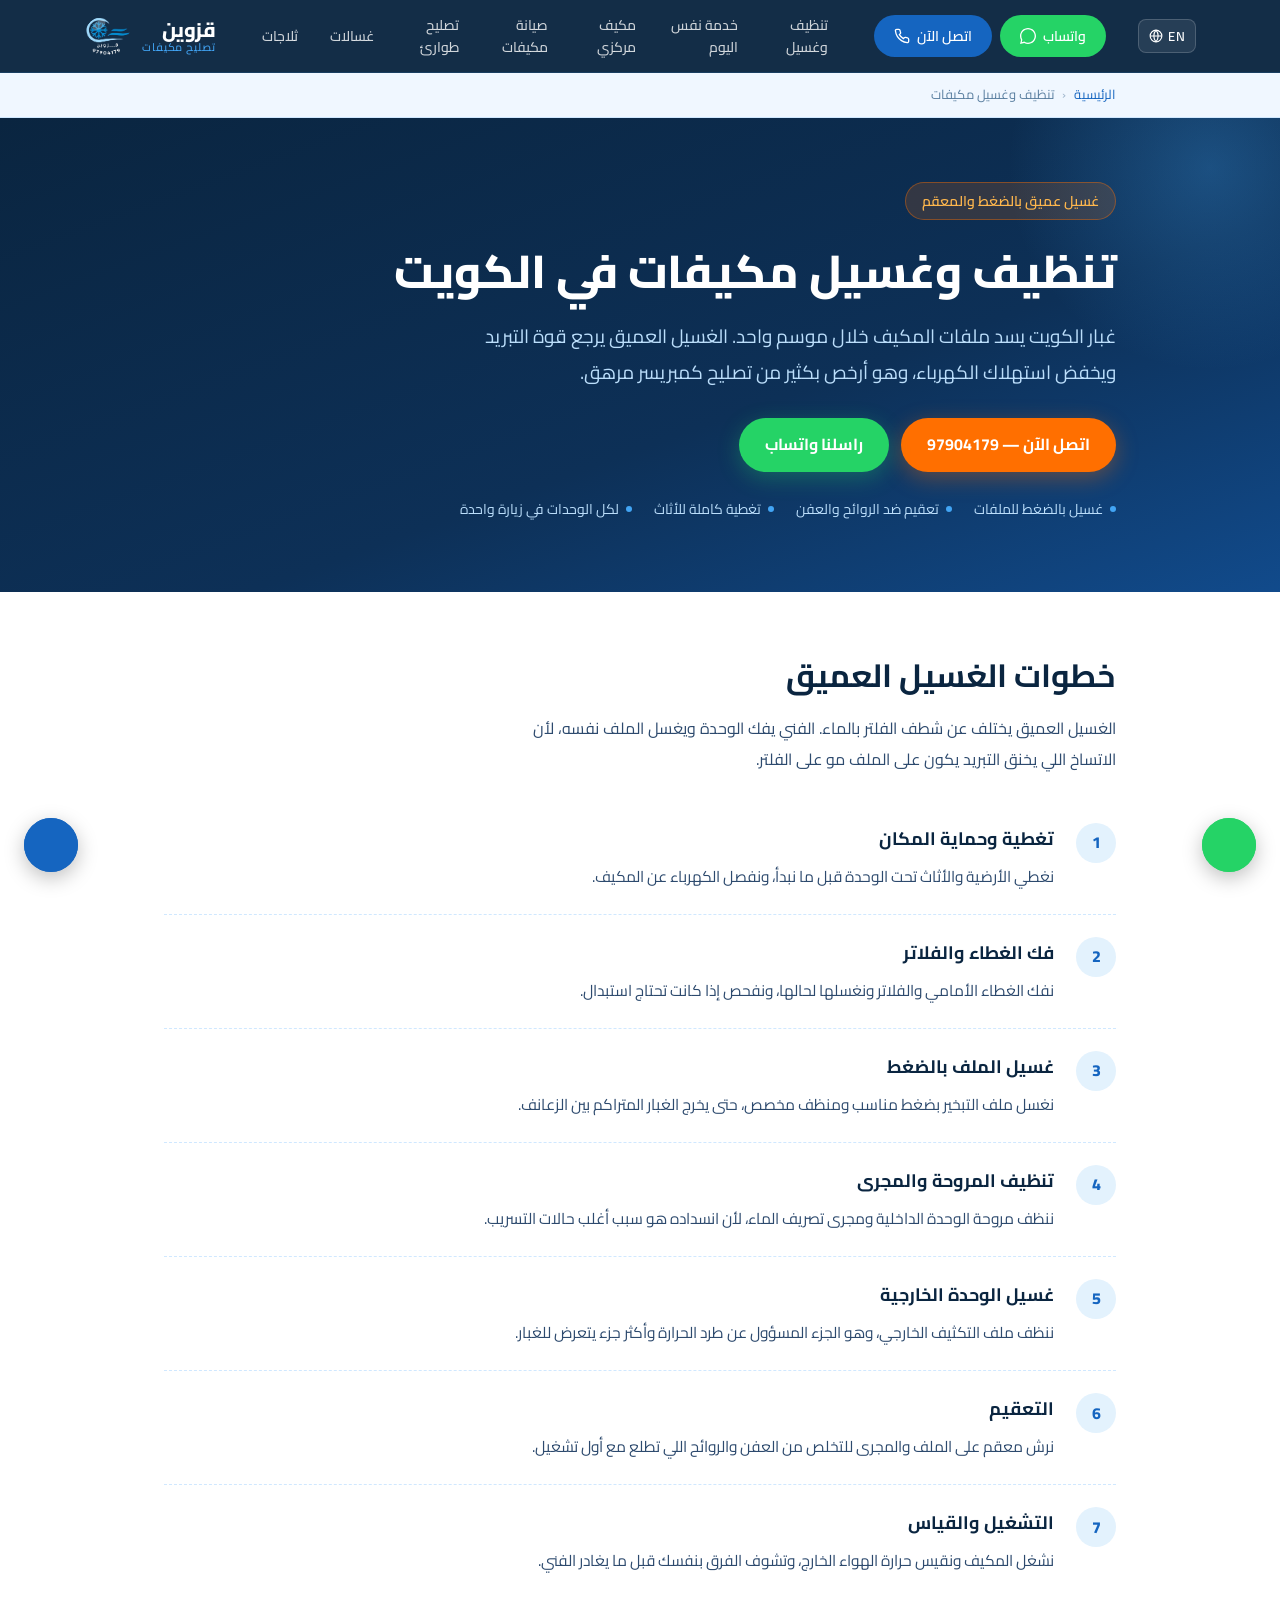
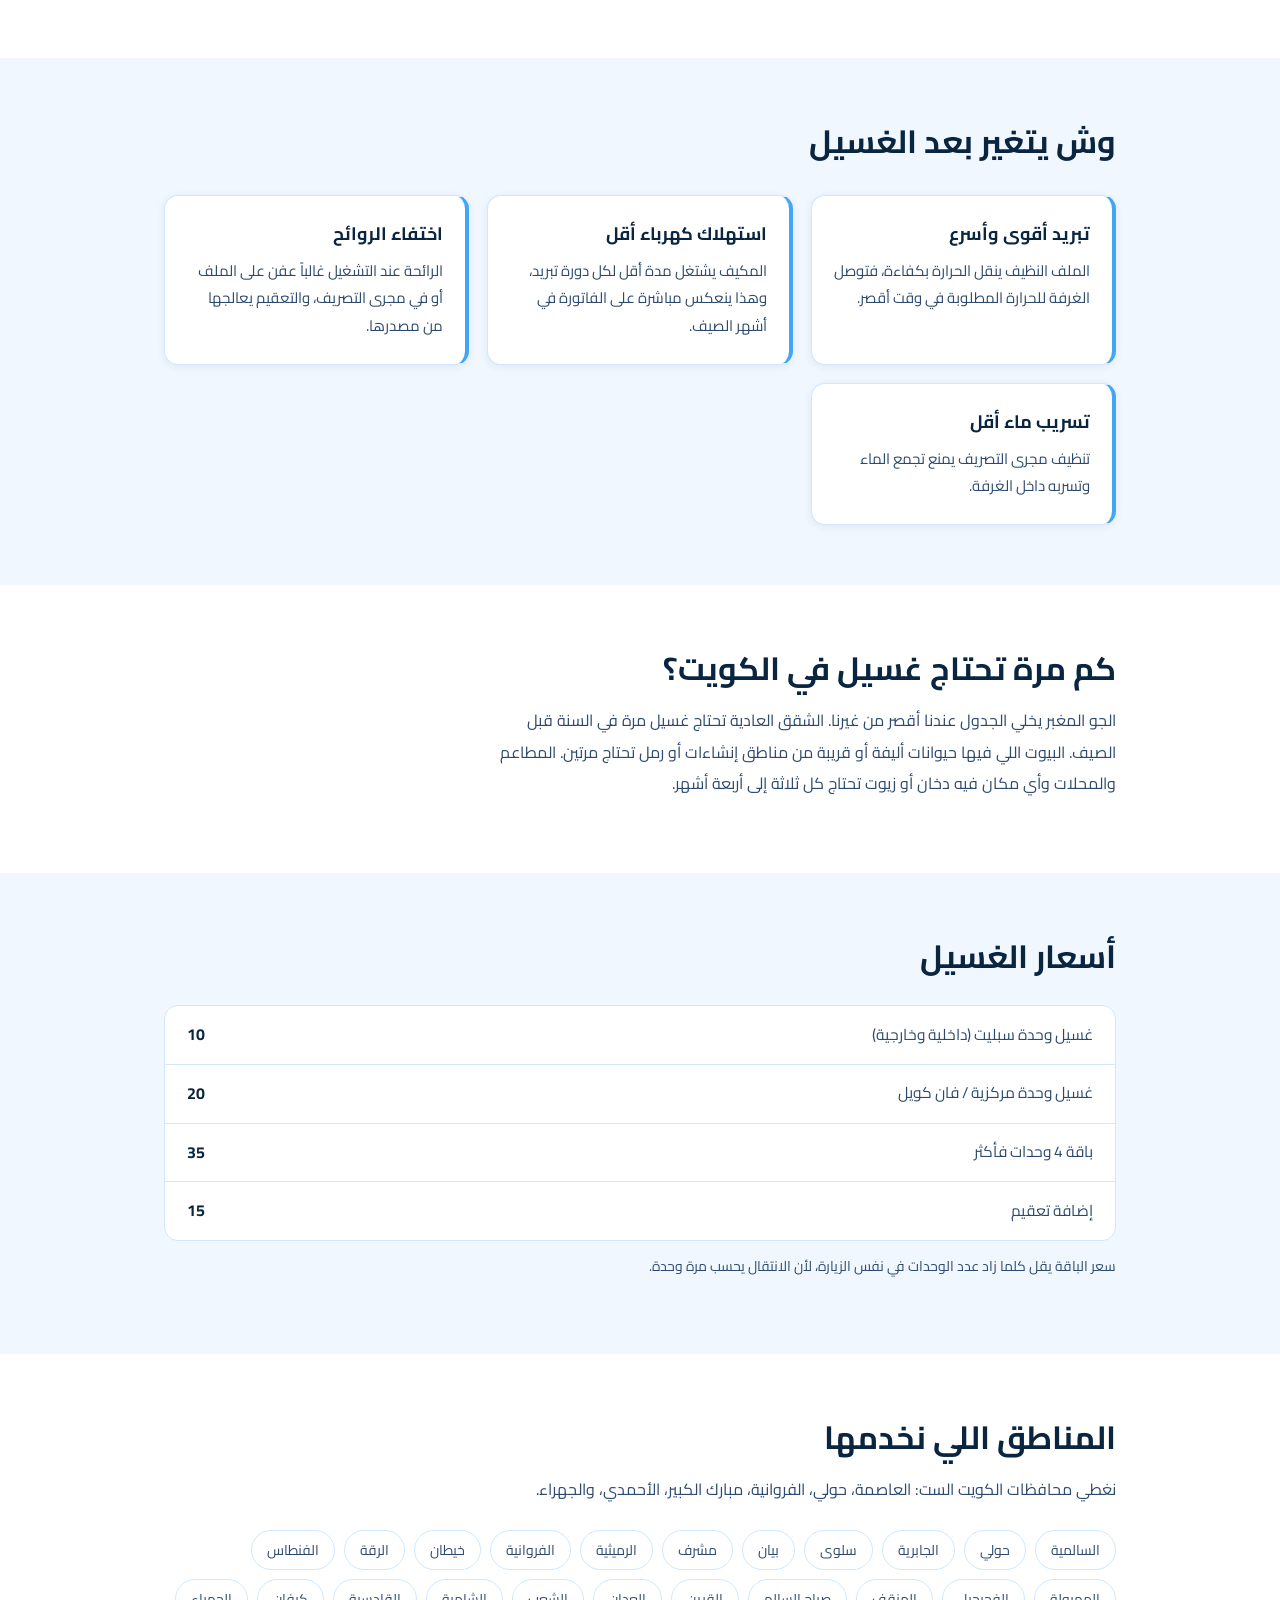
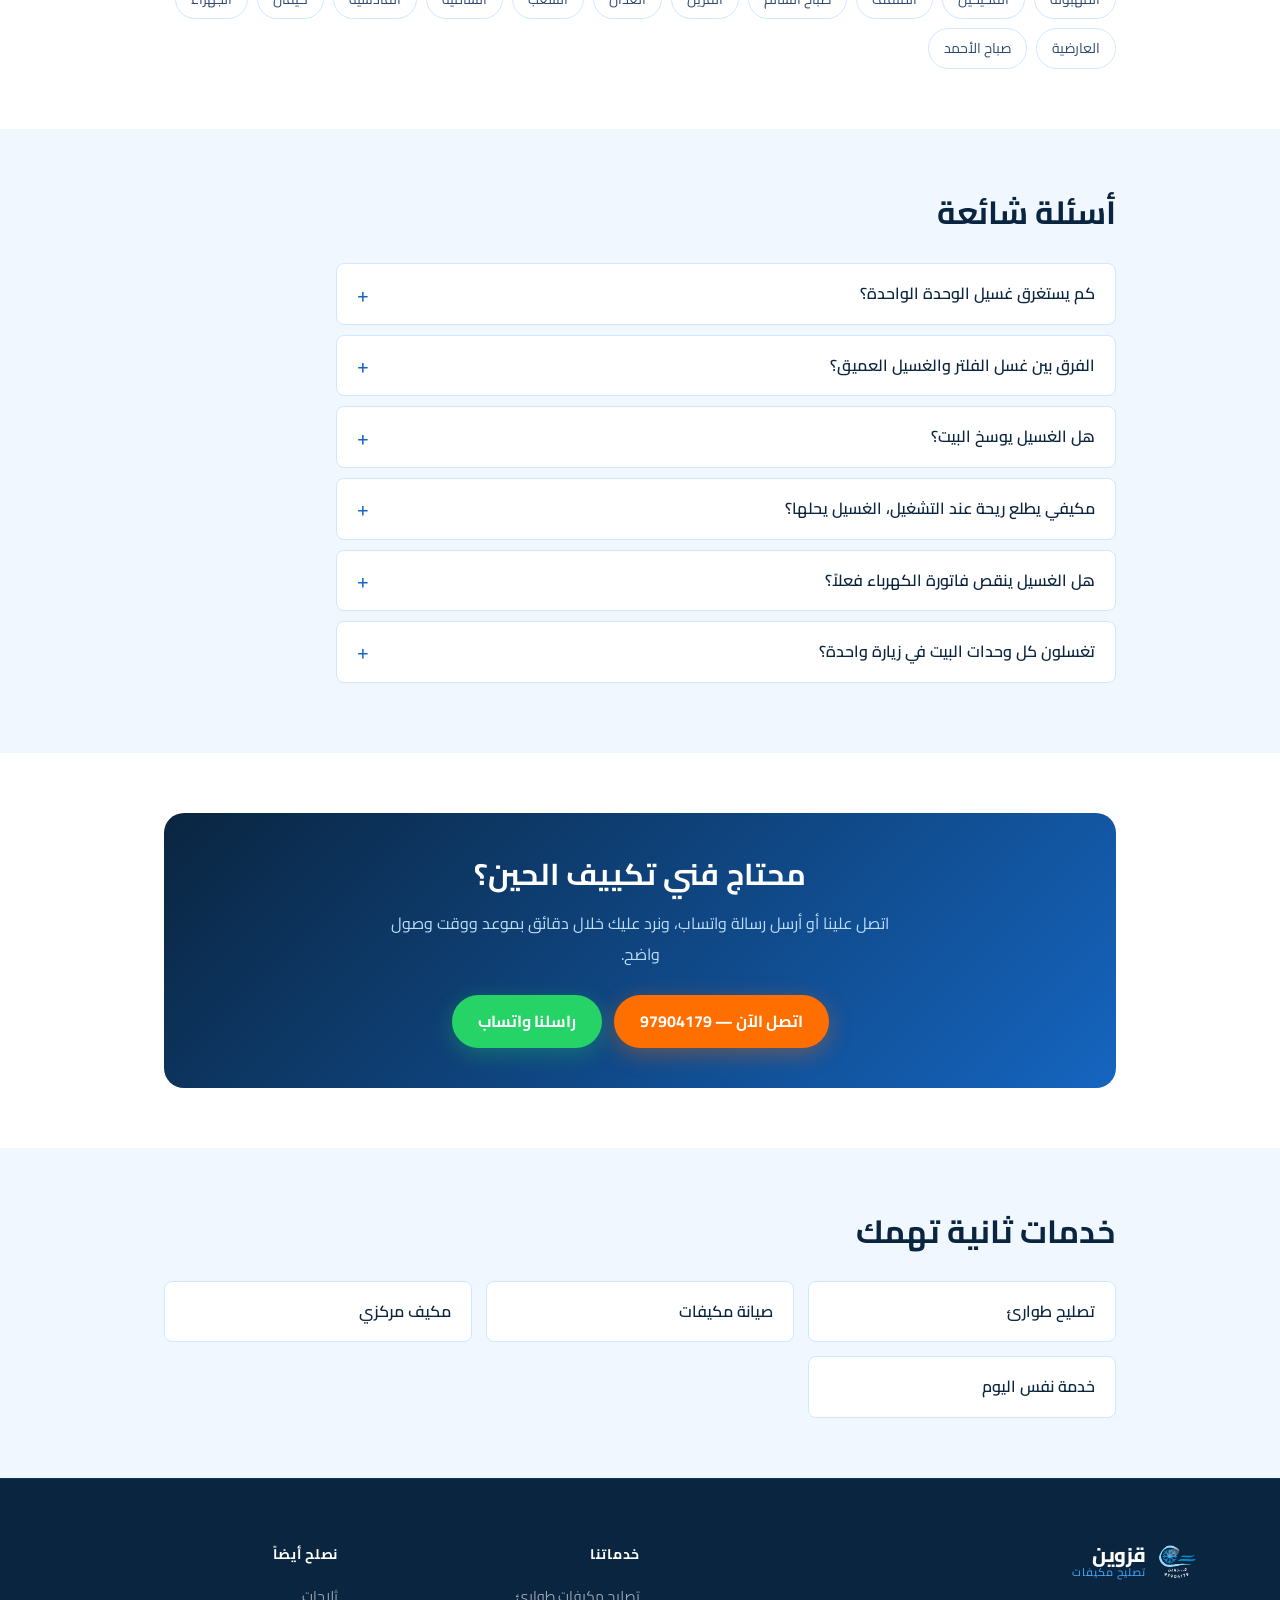
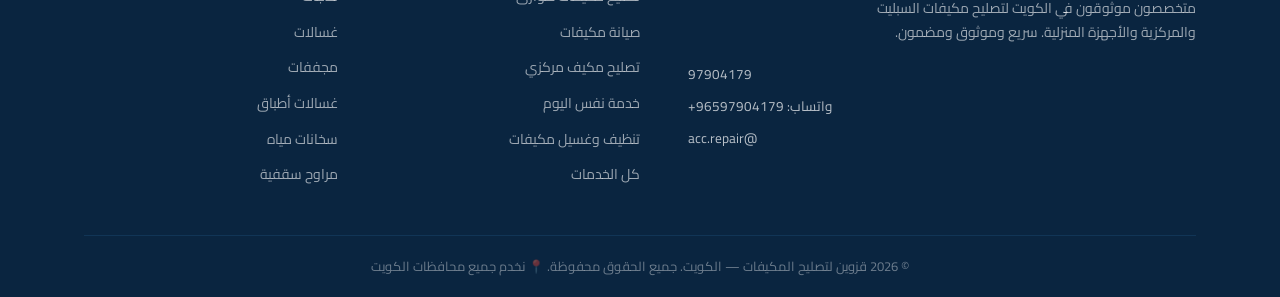
<file: ac-cleaning-kuwait.html>
<!DOCTYPE html>
<html lang="ar" dir="rtl">

<head>
  <!-- Google Tag Manager -->
  <script>(function(w,d,s,l,i){w[l]=w[l]||[];w[l].push({'gtm.start':
  new Date().getTime(),event:'gtm.js'});var f=d.getElementsByTagName(s)[0],
  j=d.createElement(s),dl=l!='dataLayer'?'&l='+l:'';j.async=true;j.src=
  'https://www.googletagmanager.com/gtm.js?id='+i+dl;f.parentNode.insertBefore(j,f);
  })(window,document,'script','dataLayer','GTM-M6X77CFB');</script>
  <!-- End Google Tag Manager -->

  <meta charset="UTF-8" />
  <meta name="viewport" content="width=device-width, initial-scale=1.0" />

  <title>تنظيف وغسيل مكيفات في الكويت | غسيل عميق بالضغط | 97904179</title>
  <meta name="description" content="غسيل وتنظيف مكيفات عميق في الكويت. تنظيف الفلاتر والملفات ومجرى التصريف بالضغط والمعقم، لتبريد أقوى وفاتورة كهرباء أقل. اتصل 97904179." />
  <meta name="keywords" content="تنظيف مكيفات الكويت, غسيل مكيفات, غسيل مكيف سبليت, تنظيف مكيف بالضغط, تعقيم مكيفات الكويت" />
  <meta name="author" content="قزوين لتصليح المكيفات الكويت" />
  <meta name="robots" content="index, follow" />
  <meta name="language" content="Arabic" />
  <link rel="canonical" href="https://www.qazwinacrepair.com/ac-cleaning-kuwait.html" />

  <meta property="og:type" content="website" />
  <meta property="og:url" content="https://www.qazwinacrepair.com/ac-cleaning-kuwait.html" />
  <meta property="og:title" content="تنظيف وغسيل مكيفات في الكويت | غسيل عميق بالضغط | 97904179" />
  <meta property="og:description" content="غسيل وتنظيف مكيفات عميق في الكويت. تنظيف الفلاتر والملفات ومجرى التصريف بالضغط والمعقم، لتبريد أقوى وفاتورة كهرباء أقل. اتصل 97904179." />
  <meta property="og:image" content="https://www.qazwinacrepair.com/images/logo.webp" />
  <meta property="og:locale" content="ar_KW" />
  <meta property="og:site_name" content="قزوين لتصليح المكيفات الكويت" />
  <meta name="twitter:card" content="summary_large_image" />
  <meta name="twitter:title" content="تنظيف وغسيل مكيفات في الكويت | غسيل عميق بالضغط | 97904179" />
  <meta name="twitter:description" content="غسيل وتنظيف مكيفات عميق في الكويت. تنظيف الفلاتر والملفات ومجرى التصريف بالضغط والمعقم، لتبريد أقوى وفاتورة كهرباء أقل. اتصل 97904179." />

  <meta name="theme-color" content="#0A2540" />
  <meta name="geo.region" content="KW" />
  <meta name="geo.placename" content="Kuwait" />
  <meta name="geo.position" content="29.3759;47.9774" />
  <meta name="ICBM" content="29.3759, 47.9774" />

  <link rel="apple-touch-icon" sizes="180x180" href="/apple-touch-icon.png">
  <link rel="icon" type="image/png" sizes="32x32" href="/favicon-32x32.png">
  <link rel="icon" type="image/png" sizes="16x16" href="/favicon-16x16.png">
  <link rel="manifest" href="/site.webmanifest">

  <link rel="preconnect" href="https://fonts.googleapis.com" />
  <link rel="preconnect" href="https://fonts.gstatic.com" crossorigin />
  <link rel="stylesheet" href="https://fonts.googleapis.com/css2?family=Cairo:wght@400;600;700;800&display=swap" />

  <link rel="stylesheet" href="/styles.css" />
  <link rel="stylesheet" href="/landing.css" />

  <script type="application/ld+json">
{
  "@context": "https://schema.org",
  "@graph": [
    {
      "@type": "Service",
      "name": "تنظيف وغسيل مكيفات",
      "serviceType": "تنظيف وغسيل مكيفات",
      "description": "غسيل وتنظيف مكيفات عميق في الكويت. تنظيف الفلاتر والملفات ومجرى التصريف بالضغط والمعقم، لتبريد أقوى وفاتورة كهرباء أقل. اتصل 97904179.",
      "url": "https://www.qazwinacrepair.com/ac-cleaning-kuwait.html",
      "areaServed": [
        {
          "@type": "AdministrativeArea",
          "name": "العاصمة"
        },
        {
          "@type": "AdministrativeArea",
          "name": "حولي"
        },
        {
          "@type": "AdministrativeArea",
          "name": "الفروانية"
        },
        {
          "@type": "AdministrativeArea",
          "name": "مبارك الكبير"
        },
        {
          "@type": "AdministrativeArea",
          "name": "الأحمدي"
        },
        {
          "@type": "AdministrativeArea",
          "name": "الجهراء"
        }
      ],
      "availableLanguage": [
        "ar",
        "en"
      ],
      "provider": {
        "@type": "LocalBusiness",
        "name": "قزوين لتصليح المكيفات الكويت",
        "alternateName": "Qazwin AC Repair Kuwait",
        "telephone": "+96597904179",
        "url": "https://www.qazwinacrepair.com/",
        "image": "https://www.qazwinacrepair.com/images/logo.webp",
        "priceRange": "$$",
        "address": {
          "@type": "PostalAddress",
          "addressCountry": "KW",
          "addressLocality": "Kuwait City",
          "addressRegion": "Kuwait"
        },
        "geo": {
          "@type": "GeoCoordinates",
          "latitude": 29.3759,
          "longitude": 47.9774
        },
        "openingHoursSpecification": [
          {
            "@type": "OpeningHoursSpecification",
            "dayOfWeek": [
              "Monday",
              "Tuesday",
              "Wednesday",
              "Thursday",
              "Friday",
              "Saturday",
              "Sunday"
            ],
            "opens": "00:00",
            "closes": "23:59"
          }
        ]
      }
    },
    {
      "@type": "FAQPage",
      "mainEntity": [
        {
          "@type": "Question",
          "name": "كم يستغرق غسيل الوحدة الواحدة؟",
          "acceptedAnswer": {
            "@type": "Answer",
            "text": "الغسيل العميق للسبليت يأخذ من 45 إلى 75 دقيقة تقريباً، شامل الوحدة الداخلية والخارجية والتعقيم."
          }
        },
        {
          "@type": "Question",
          "name": "الفرق بين غسل الفلتر والغسيل العميق؟",
          "acceptedAnswer": {
            "@type": "Answer",
            "text": "غسل الفلتر تقدر تسويه بنفسك ويأخذ دقائق. الغسيل العميق يشمل فك الوحدة وغسل الملف والمروحة والمجرى بالضغط، وهذا اللي يرجع قوة التبريد فعلاً."
          }
        },
        {
          "@type": "Question",
          "name": "هل الغسيل يوسخ البيت؟",
          "acceptedAnswer": {
            "@type": "Answer",
            "text": "لا. نغطي الأرضية والأثاث ونستخدم كيس تجميع ماء مثبت على الوحدة، ونشيل كل شيء بعد ما نخلص."
          }
        },
        {
          "@type": "Question",
          "name": "مكيفي يطلع ريحة عند التشغيل، الغسيل يحلها؟",
          "acceptedAnswer": {
            "@type": "Answer",
            "text": "في أغلب الحالات نعم، لأن الرائحة تجي من عفن متراكم على الملف أو في مجرى التصريف. التعقيم بعد الغسيل يعالج المصدر."
          }
        },
        {
          "@type": "Question",
          "name": "هل الغسيل ينقص فاتورة الكهرباء فعلاً؟",
          "acceptedAnswer": {
            "@type": "Answer",
            "text": "نعم، لأن المكيف المتسخ يشتغل وقت أطول للوصول لنفس درجة الحرارة. الفرق يبان أوضح في وحدات ما تغسلت من فترة طويلة."
          }
        },
        {
          "@type": "Question",
          "name": "تغسلون كل وحدات البيت في زيارة واحدة؟",
          "acceptedAnswer": {
            "@type": "Answer",
            "text": "نعم، وهذا الأفضل من ناحية السعر. أخبرنا بعدد الوحدات وقت الحجز عشان نحجز الوقت الكافي."
          }
        }
      ]
    },
    {
      "@type": "BreadcrumbList",
      "itemListElement": [
        {
          "@type": "ListItem",
          "position": 1,
          "name": "الرئيسية",
          "item": "https://www.qazwinacrepair.com/?lang=ar"
        },
        {
          "@type": "ListItem",
          "position": 2,
          "name": "تنظيف وغسيل مكيفات",
          "item": "https://www.qazwinacrepair.com/ac-cleaning-kuwait.html"
        }
      ]
    }
  ]
}
  </script>
</head>

<body>
  <noscript><iframe src="https://www.googletagmanager.com/ns.html?id=GTM-M6X77CFB" height="0" width="0" style="display:none;visibility:hidden"></iframe></noscript>

  <header class="navbar" id="navbar" role="banner">
    <div class="nav-container">

      <a href="/?lang=ar#home" class="nav-brand" aria-label="قزوين لتصليح المكيفات - الرئيسية">
        <div class="logo-sphere">
          <img src="/images/logo.webp" alt="قزوين لتصليح المكيفات الكويت" class="logo-img"
            onerror="this.style.display='none'; this.parentElement.querySelector('.logo-fallback').style.display='flex'" />
          <div class="logo-fallback" aria-hidden="true">Q</div>
        </div>
        <div class="brand-text">
          <span class="brand-name">قزوين</span>
          <span class="brand-sub">تصليح مكيفات</span>
        </div>
      </a>

      <nav class="nav-links" aria-label="التنقل الرئيسي">
        <a href="/fridge-repair-kuwait.html" class="nav-link">ثلاجات</a>
        <a href="/washing-machine-repair-kuwait.html" class="nav-link">غسالات</a>
        <a href="/emergency-ac-repair-kuwait.html" class="nav-link">تصليح طوارئ</a>
        <a href="/ac-maintenance-kuwait.html" class="nav-link">صيانة مكيفات</a>
        <a href="/central-ac-repair-kuwait.html" class="nav-link">مكيف مركزي</a>
        <a href="/same-day-ac-service-kuwait.html" class="nav-link">خدمة نفس اليوم</a>
        <a href="/ac-cleaning-kuwait.html" class="nav-link active">تنظيف وغسيل</a>
      </nav>

      <div class="nav-cta">
        <a href="tel:97904179" class="btn-call" aria-label="اتصل بقزوين لتصليح المكيفات">
          <svg width="16" height="16" viewBox="0 0 24 24" fill="none" stroke="currentColor" stroke-width="2" aria-hidden="true"><path d="M22 16.92v3a2 2 0 01-2.18 2 19.79 19.79 0 01-8.63-3.07 19.5 19.5 0 01-6-6A19.79 19.79 0 012.12 4.18 2 2 0 014.11 2h3a2 2 0 012 1.72c.127.96.361 1.903.7 2.81a2 2 0 01-.45 2.11L8.09 9.91a16 16 0 006 6l1.27-1.27a2 2 0 012.11-.45c.907.339 1.85.573 2.81.7A2 2 0 0122 16.92z"/></svg>
          <span>اتصل الآن</span>
        </a>
        <a href="https://wa.me/96597904179?text=%D8%A7%D9%84%D8%B3%D9%84%D8%A7%D9%85%20%D8%B9%D9%84%D9%8A%D9%83%D9%85%D8%8C%20%D8%A3%D8%A8%D8%BA%D9%89%20%D9%81%D9%86%D9%8A%20%D8%AA%D9%83%D9%8A%D9%8A%D9%81" target="_blank" rel="noopener noreferrer" class="btn-whatsapp" aria-label="واتساب">
          <svg width="16" height="16" viewBox="0 0 24 24" fill="currentColor" aria-hidden="true"><path d="M12 0C5.373 0 0 5.373 0 12c0 2.122.554 4.118 1.528 5.855L.057 23.998l6.305-1.654A11.937 11.937 0 0012 24c6.627 0 12-5.373 12-12S18.627 0 12 0zm0 22c-1.891 0-3.657-.495-5.188-1.36l-.371-.22-3.844 1.008.971-3.744-.242-.385A9.94 9.94 0 012 12C2 6.477 6.477 2 12 2s10 4.477 10 10-4.477 10-10 10z"/></svg>
          <span>واتساب</span>
        </a>
      </div>

      <div class="nav-right-controls">
        <div class="lang-switcher">
          <a class="lang-btn" href="/?lang=en" hreflang="en" aria-label="Switch to English">
            <svg width="14" height="14" viewBox="0 0 24 24" fill="none" stroke="currentColor" stroke-width="2" aria-hidden="true"><circle cx="12" cy="12" r="10"/><path d="M2 12h20M12 2a15.3 15.3 0 010 20M12 2a15.3 15.3 0 000 20"/></svg>
            <span>EN</span>
          </a>
        </div>
        <button class="hamburger" id="hamburger" aria-label="فتح القائمة" aria-expanded="false">
          <span></span><span></span><span></span>
        </button>
      </div>

    </div>

    <div class="mobile-menu" id="mobileMenu" aria-hidden="true">
      <a href="/fridge-repair-kuwait.html" class="mob-link">تصليح ثلاجات</a>
      <a href="/washing-machine-repair-kuwait.html" class="mob-link">تصليح غسالات</a>
      <a href="/emergency-ac-repair-kuwait.html" class="mob-link">تصليح طوارئ</a>
      <a href="/ac-maintenance-kuwait.html" class="mob-link">صيانة مكيفات</a>
      <a href="/central-ac-repair-kuwait.html" class="mob-link">مكيف مركزي</a>
      <a href="/same-day-ac-service-kuwait.html" class="mob-link">خدمة نفس اليوم</a>
      <a href="/ac-cleaning-kuwait.html" class="mob-link">تنظيف وغسيل</a>
      <div class="mob-cta">
        <a href="tel:97904179" class="btn-call"><span>اتصل الآن</span></a>
        <a href="https://wa.me/96597904179?text=%D8%A7%D9%84%D8%B3%D9%84%D8%A7%D9%85%20%D8%B9%D9%84%D9%8A%D9%83%D9%85%D8%8C%20%D8%A3%D8%A8%D8%BA%D9%89%20%D9%81%D9%86%D9%8A%20%D8%AA%D9%83%D9%8A%D9%8A%D9%81" target="_blank" rel="noopener noreferrer" class="btn-whatsapp"><span>واتساب</span></a>
      </div>
    </div>
  </header>

  <nav class="lp-crumb" aria-label="مسار التنقل">
    <ol>
      <li><a href="/?lang=ar#home">الرئيسية</a></li>
      <li>تنظيف وغسيل مكيفات</li>
    </ol>
  </nav>

  <main>
    <section class="lp-hero">
      <div class="lp-wrap">
        <span class="lp-kicker">غسيل عميق بالضغط والمعقم</span>
        <h1>تنظيف وغسيل مكيفات في الكويت</h1>
        <p class="lp-lede">غبار الكويت يسد ملفات المكيف خلال موسم واحد. الغسيل العميق يرجع قوة التبريد ويخفض استهلاك الكهرباء، وهو أرخص بكثير من تصليح كمبريسر مرهق.</p>
        <div class="lp-hero-btns">
          <a href="tel:97904179" class="lp-btn lp-btn-call">اتصل الآن — 97904179</a>
          <a href="https://wa.me/96597904179?text=%D8%A7%D9%84%D8%B3%D9%84%D8%A7%D9%85%20%D8%B9%D9%84%D9%8A%D9%83%D9%85%D8%8C%20%D8%A3%D8%A8%D8%BA%D9%89%20%D9%81%D9%86%D9%8A%20%D8%AA%D9%83%D9%8A%D9%8A%D9%81" target="_blank" rel="noopener noreferrer" class="lp-btn lp-btn-wa">راسلنا واتساب</a>
        </div>
        <div class="lp-trust">
        <span><i></i>غسيل بالضغط للملفات</span>
        <span><i></i>تعقيم ضد الروائح والعفن</span>
        <span><i></i>تغطية كاملة للأثاث</span>
        <span><i></i>لكل الوحدات في زيارة واحدة</span>
        </div>
      </div>
    </section>

  <section class="lp-sec">
    <div class="lp-wrap">
      <h2>خطوات الغسيل العميق</h2>
      <p>الغسيل العميق يختلف عن شطف الفلتر بالماء. الفني يفك الوحدة ويغسل الملف نفسه، لأن الاتساخ اللي يخنق التبريد يكون على الملف مو على الفلتر.</p>
      <div class="lp-steps">
        <div class="lp-step"><h3>تغطية وحماية المكان</h3><p>نغطي الأرضية والأثاث تحت الوحدة قبل ما نبدأ، ونفصل الكهرباء عن المكيف.</p></div>
        <div class="lp-step"><h3>فك الغطاء والفلاتر</h3><p>نفك الغطاء الأمامي والفلاتر ونغسلها لحالها، ونفحص إذا كانت تحتاج استبدال.</p></div>
        <div class="lp-step"><h3>غسيل الملف بالضغط</h3><p>نغسل ملف التبخير بضغط مناسب ومنظف مخصص، حتى يخرج الغبار المتراكم بين الزعانف.</p></div>
        <div class="lp-step"><h3>تنظيف المروحة والمجرى</h3><p>ننظف مروحة الوحدة الداخلية ومجرى تصريف الماء، لأن انسداده هو سبب أغلب حالات التسريب.</p></div>
        <div class="lp-step"><h3>غسيل الوحدة الخارجية</h3><p>ننظف ملف التكثيف الخارجي، وهو الجزء المسؤول عن طرد الحرارة وأكثر جزء يتعرض للغبار.</p></div>
        <div class="lp-step"><h3>التعقيم</h3><p>نرش معقم على الملف والمجرى للتخلص من العفن والروائح اللي تطلع مع أول تشغيل.</p></div>
        <div class="lp-step"><h3>التشغيل والقياس</h3><p>نشغل المكيف ونقيس حرارة الهواء الخارج، وتشوف الفرق بنفسك قبل ما يغادر الفني.</p></div>
      </div>
    </div>
  </section>
  <section class="lp-sec alt">
    <div class="lp-wrap">
      <h2>وش يتغير بعد الغسيل</h2>
      <div class="lp-cards">
        <article class="lp-card"><h3>تبريد أقوى وأسرع</h3><p>الملف النظيف ينقل الحرارة بكفاءة، فتوصل الغرفة للحرارة المطلوبة في وقت أقصر.</p></article>
        <article class="lp-card"><h3>استهلاك كهرباء أقل</h3><p>المكيف يشتغل مدة أقل لكل دورة تبريد، وهذا ينعكس مباشرة على الفاتورة في أشهر الصيف.</p></article>
        <article class="lp-card"><h3>اختفاء الروائح</h3><p>الرائحة عند التشغيل غالباً عفن على الملف أو في مجرى التصريف، والتعقيم يعالجها من مصدرها.</p></article>
        <article class="lp-card"><h3>تسريب ماء أقل</h3><p>تنظيف مجرى التصريف يمنع تجمع الماء وتسربه داخل الغرفة.</p></article>
      </div>
    </div>
  </section>
  <section class="lp-sec">
    <div class="lp-wrap">
      <h2>كم مرة تحتاج غسيل في الكويت؟</h2>
      <p>الجو المغبر يخلي الجدول عندنا أقصر من غيرنا. الشقق العادية تحتاج غسيل مرة في السنة قبل الصيف. البيوت اللي فيها حيوانات أليفة أو قريبة من مناطق إنشاءات أو رمل تحتاج مرتين. المطاعم والمحلات وأي مكان فيه دخان أو زيوت تحتاج كل ثلاثة إلى أربعة أشهر.</p>
    </div>
  </section>
  <section class="lp-sec alt">
    <div class="lp-wrap">
      <h2>أسعار الغسيل</h2>
      <div class="lp-price">
        <div class="lp-price-row"><span>غسيل وحدة سبليت (داخلية وخارجية)</span><b>10</b></div>
        <div class="lp-price-row"><span>غسيل وحدة مركزية / فان كويل</span><b>20</b></div>
        <div class="lp-price-row"><span>باقة 4 وحدات فأكثر</span><b>35</b></div>
        <div class="lp-price-row"><span>إضافة تعقيم</span><b>15</b></div>
      </div>
      <p class="lp-note">سعر الباقة يقل كلما زاد عدد الوحدات في نفس الزيارة، لأن الانتقال يحسب مرة وحدة.</p>
    </div>
  </section>

    <section class="lp-sec">
      <div class="lp-wrap">
        <h2>المناطق اللي نخدمها</h2>
        <p>نغطي محافظات الكويت الست: العاصمة، حولي، الفروانية، مبارك الكبير، الأحمدي، والجهراء.</p>
        <div class="lp-chips">
        <span>السالمية</span>
        <span>حولي</span>
        <span>الجابرية</span>
        <span>سلوى</span>
        <span>بيان</span>
        <span>مشرف</span>
        <span>الرميثية</span>
        <span>الفروانية</span>
        <span>خيطان</span>
        <span>الرقة</span>
        <span>الفنطاس</span>
        <span>المهبولة</span>
        <span>الفحيحيل</span>
        <span>المنقف</span>
        <span>صباح السالم</span>
        <span>القرين</span>
        <span>العدان</span>
        <span>الشعب</span>
        <span>الشامية</span>
        <span>القادسية</span>
        <span>كيفان</span>
        <span>الجهراء</span>
        <span>العارضية</span>
        <span>صباح الأحمد</span>
        </div>
      </div>
    </section>

    <section class="lp-sec alt">
      <div class="lp-wrap">
        <h2>أسئلة شائعة</h2>
        <div class="lp-faq">
        <details>
          <summary>كم يستغرق غسيل الوحدة الواحدة؟</summary>
          <div class="lp-ans">الغسيل العميق للسبليت يأخذ من 45 إلى 75 دقيقة تقريباً، شامل الوحدة الداخلية والخارجية والتعقيم.</div>
        </details>
        <details>
          <summary>الفرق بين غسل الفلتر والغسيل العميق؟</summary>
          <div class="lp-ans">غسل الفلتر تقدر تسويه بنفسك ويأخذ دقائق. الغسيل العميق يشمل فك الوحدة وغسل الملف والمروحة والمجرى بالضغط، وهذا اللي يرجع قوة التبريد فعلاً.</div>
        </details>
        <details>
          <summary>هل الغسيل يوسخ البيت؟</summary>
          <div class="lp-ans">لا. نغطي الأرضية والأثاث ونستخدم كيس تجميع ماء مثبت على الوحدة، ونشيل كل شيء بعد ما نخلص.</div>
        </details>
        <details>
          <summary>مكيفي يطلع ريحة عند التشغيل، الغسيل يحلها؟</summary>
          <div class="lp-ans">في أغلب الحالات نعم، لأن الرائحة تجي من عفن متراكم على الملف أو في مجرى التصريف. التعقيم بعد الغسيل يعالج المصدر.</div>
        </details>
        <details>
          <summary>هل الغسيل ينقص فاتورة الكهرباء فعلاً؟</summary>
          <div class="lp-ans">نعم، لأن المكيف المتسخ يشتغل وقت أطول للوصول لنفس درجة الحرارة. الفرق يبان أوضح في وحدات ما تغسلت من فترة طويلة.</div>
        </details>
        <details>
          <summary>تغسلون كل وحدات البيت في زيارة واحدة؟</summary>
          <div class="lp-ans">نعم، وهذا الأفضل من ناحية السعر. أخبرنا بعدد الوحدات وقت الحجز عشان نحجز الوقت الكافي.</div>
        </details>
        </div>
      </div>
    </section>

    <section class="lp-sec">
      <div class="lp-wrap">
        <div class="lp-cta">
          <h2>محتاج فني تكييف الحين؟</h2>
          <p>اتصل علينا أو أرسل رسالة واتساب، ونرد عليك خلال دقائق بموعد ووقت وصول واضح.</p>
          <div class="lp-hero-btns">
            <a href="tel:97904179" class="lp-btn lp-btn-call">اتصل الآن — 97904179</a>
            <a href="https://wa.me/96597904179?text=%D8%A7%D9%84%D8%B3%D9%84%D8%A7%D9%85%20%D8%B9%D9%84%D9%8A%D9%83%D9%85%D8%8C%20%D8%A3%D8%A8%D8%BA%D9%89%20%D9%81%D9%86%D9%8A%20%D8%AA%D9%83%D9%8A%D9%8A%D9%81" target="_blank" rel="noopener noreferrer" class="lp-btn lp-btn-wa">راسلنا واتساب</a>
          </div>
        </div>
      </div>
    </section>

    <section class="lp-sec alt">
      <div class="lp-wrap">
        <h2>خدمات ثانية تهمك</h2>
        <div class="lp-related">
        <a href="/emergency-ac-repair-kuwait.html">تصليح طوارئ</a>
        <a href="/ac-maintenance-kuwait.html">صيانة مكيفات</a>
        <a href="/central-ac-repair-kuwait.html">مكيف مركزي</a>
        <a href="/same-day-ac-service-kuwait.html">خدمة نفس اليوم</a>
        </div>
      </div>
    </section>
  </main>

  <footer class="footer" aria-label="تذييل الصفحة">
    <div class="footer-container">
      <div class="footer-grid">
        <div class="footer-brand">
          <div class="footer-logo">
            <div class="logo-sphere small">
              <img src="/images/logo.webp" alt="قزوين لتصليح المكيفات" class="logo-img"
                onerror="this.style.display='none'; this.parentElement.querySelector('.logo-fallback').style.display='flex'" />
              <div class="logo-fallback" aria-hidden="true">Q</div>
            </div>
            <div class="brand-text">
              <span class="brand-name">قزوين</span>
              <span class="brand-sub">تصليح مكيفات</span>
            </div>
          </div>
          <p class="footer-desc">متخصصون موثوقون في الكويت لتصليح مكيفات السبليت والمركزية والأجهزة المنزلية. سريع وموثوق ومضمون.</p>
          <div class="footer-contacts">
            <a href="tel:97904179" class="footer-contact-link">97904179</a>
            <a href="https://wa.me/96597904179" target="_blank" rel="noopener noreferrer" class="footer-contact-link">واتساب: 96597904179+</a>
            <a href="https://www.instagram.com/acc.repair" target="_blank" rel="noopener noreferrer" class="footer-contact-link">@acc.repair</a>
          </div>
        </div>

        <div class="footer-col">
          <h4 class="footer-col-title">خدماتنا</h4>
          <ul class="footer-list">
            <li><a href="/emergency-ac-repair-kuwait.html">تصليح مكيفات طوارئ</a></li>
            <li><a href="/ac-maintenance-kuwait.html">صيانة مكيفات</a></li>
            <li><a href="/central-ac-repair-kuwait.html">تصليح مكيف مركزي</a></li>
            <li><a href="/same-day-ac-service-kuwait.html">خدمة نفس اليوم</a></li>
            <li><a href="/ac-cleaning-kuwait.html">تنظيف وغسيل مكيفات</a></li>
            <li><a href="/?lang=ar#services">كل الخدمات</a></li>
          </ul>
        </div>

        <div class="footer-col">
          <h4 class="footer-col-title">نصلح أيضاً</h4>
          <ul class="footer-list">
            <li><a href="/fridge-repair-kuwait.html">ثلاجات</a></li>
            <li><a href="/washing-machine-repair-kuwait.html">غسالات</a></li>
            <li><a href="/?lang=ar#services">مجففات</a></li>
            <li><a href="/?lang=ar#services">غسالات أطباق</a></li>
            <li><a href="/?lang=ar#services">سخانات مياه</a></li>
            <li><a href="/?lang=ar#services">مراوح سقفية</a></li>
          </ul>
        </div>
      </div>

      <div class="footer-bottom">
        <p>© 2026 قزوين لتصليح المكيفات — الكويت. جميع الحقوق محفوظة. 📍 نخدم جميع محافظات الكويت</p>
      </div>
    </div>
  </footer>

  <a href="tel:97904179" class="float-call" aria-label="اتصل الآن">
    <svg width="22" height="22" viewBox="0 0 24 24" fill="none" stroke="white" stroke-width="2" aria-hidden="true"><path d="M22 16.92v3a2 2 0 01-2.18 2 19.79 19.79 0 01-8.63-3.07 19.5 19.5 0 01-6-6A19.79 19.79 0 012.12 4.18 2 2 0 014.11 2h3a2 2 0 012 1.72c.127.96.361 1.903.7 2.81a2 2 0 01-.45 2.11L8.09 9.91a16 16 0 006 6l1.27-1.27a2 2 0 012.11-.45c.907.339 1.85.573 2.81.7A2 2 0 0122 16.92z"/></svg>
  </a>
  <a href="https://wa.me/96597904179?text=%D8%A7%D9%84%D8%B3%D9%84%D8%A7%D9%85%20%D8%B9%D9%84%D9%8A%D9%83%D9%85%D8%8C%20%D8%A3%D8%A8%D8%BA%D9%89%20%D9%81%D9%86%D9%8A%20%D8%AA%D9%83%D9%8A%D9%8A%D9%81" target="_blank" rel="noopener noreferrer" class="float-wa" aria-label="واتساب">
    <svg width="24" height="24" viewBox="0 0 24 24" fill="white" aria-hidden="true"><path d="M12 0C5.373 0 0 5.373 0 12c0 2.122.554 4.118 1.528 5.855L.057 23.998l6.305-1.654A11.937 11.937 0 0012 24c6.627 0 12-5.373 12-12S18.627 0 12 0zm0 22c-1.891 0-3.657-.495-5.188-1.36l-.371-.22-3.844 1.008.971-3.744-.242-.385A9.94 9.94 0 012 12C2 6.477 6.477 2 12 2s10 4.477 10 10-4.477 10-10 10z"/></svg>
  </a>

  <script src="/main.js" defer></script>
</body>

</html>
</file>
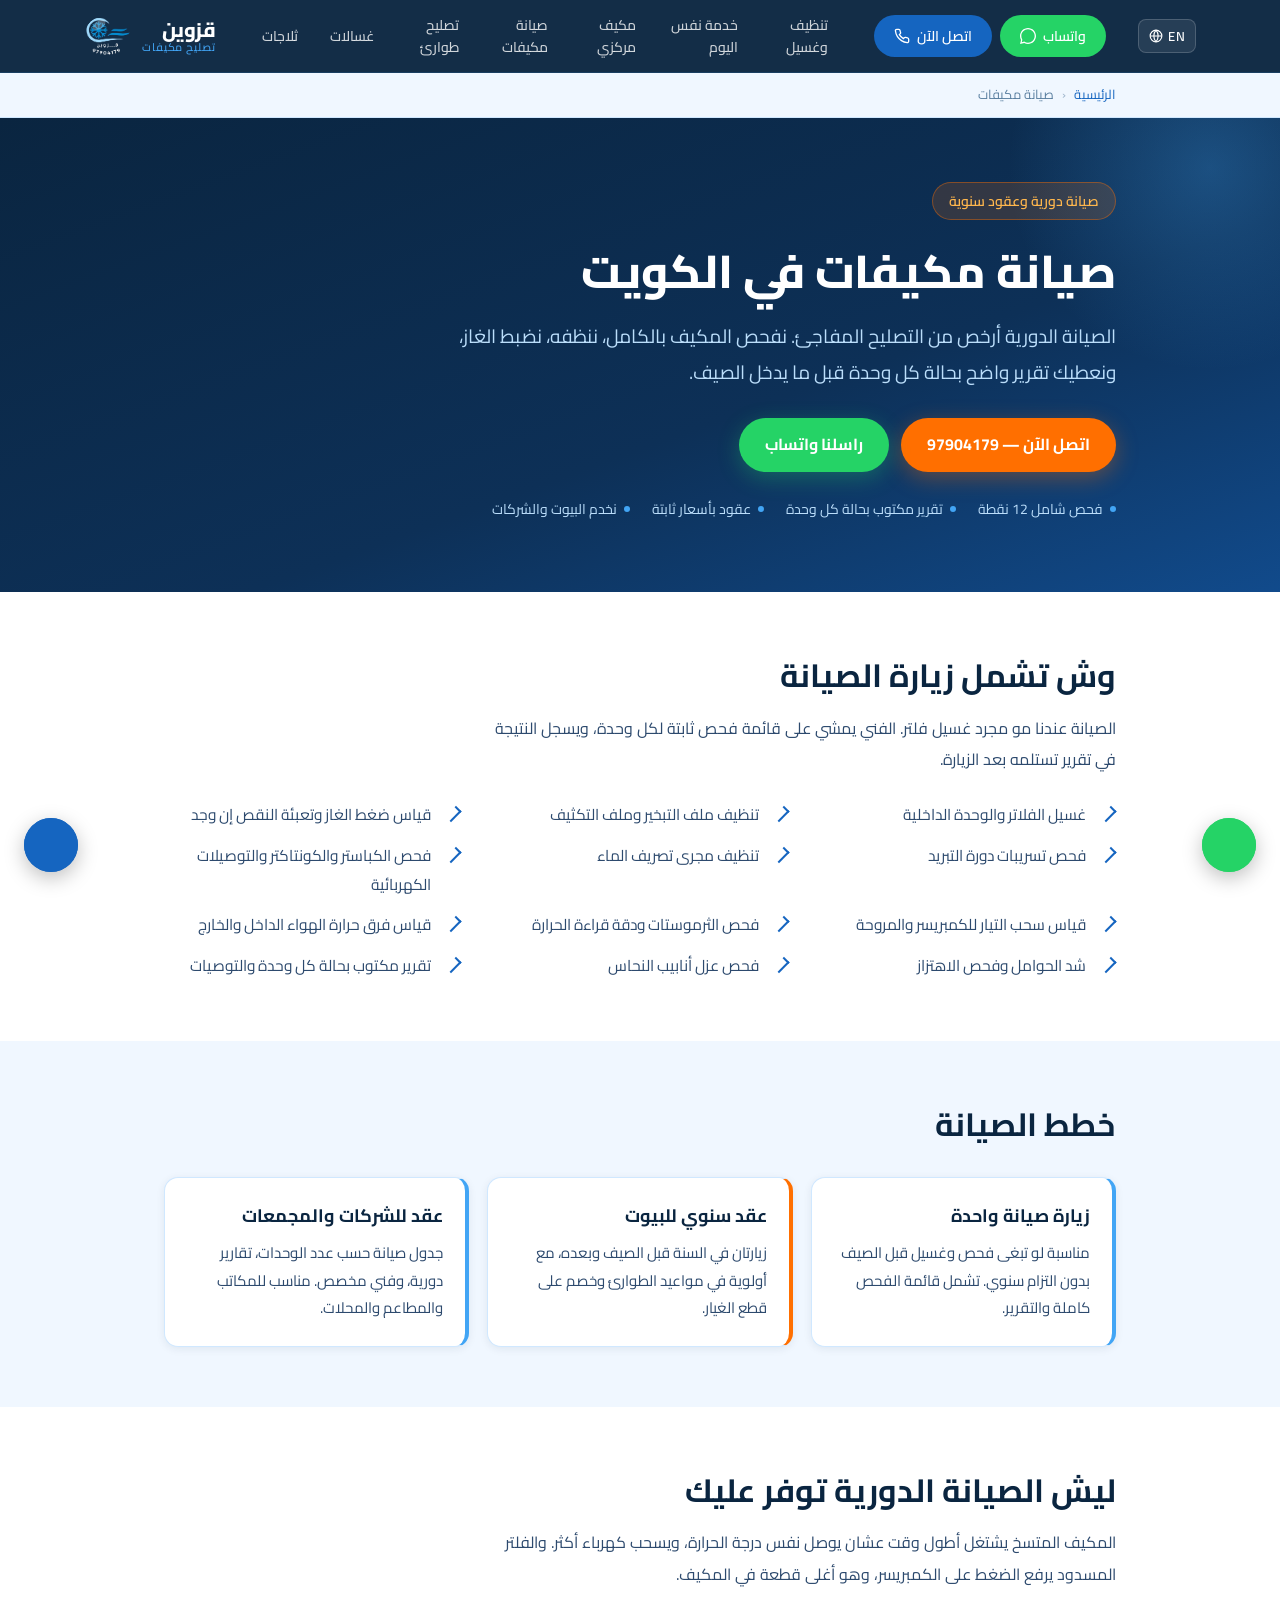
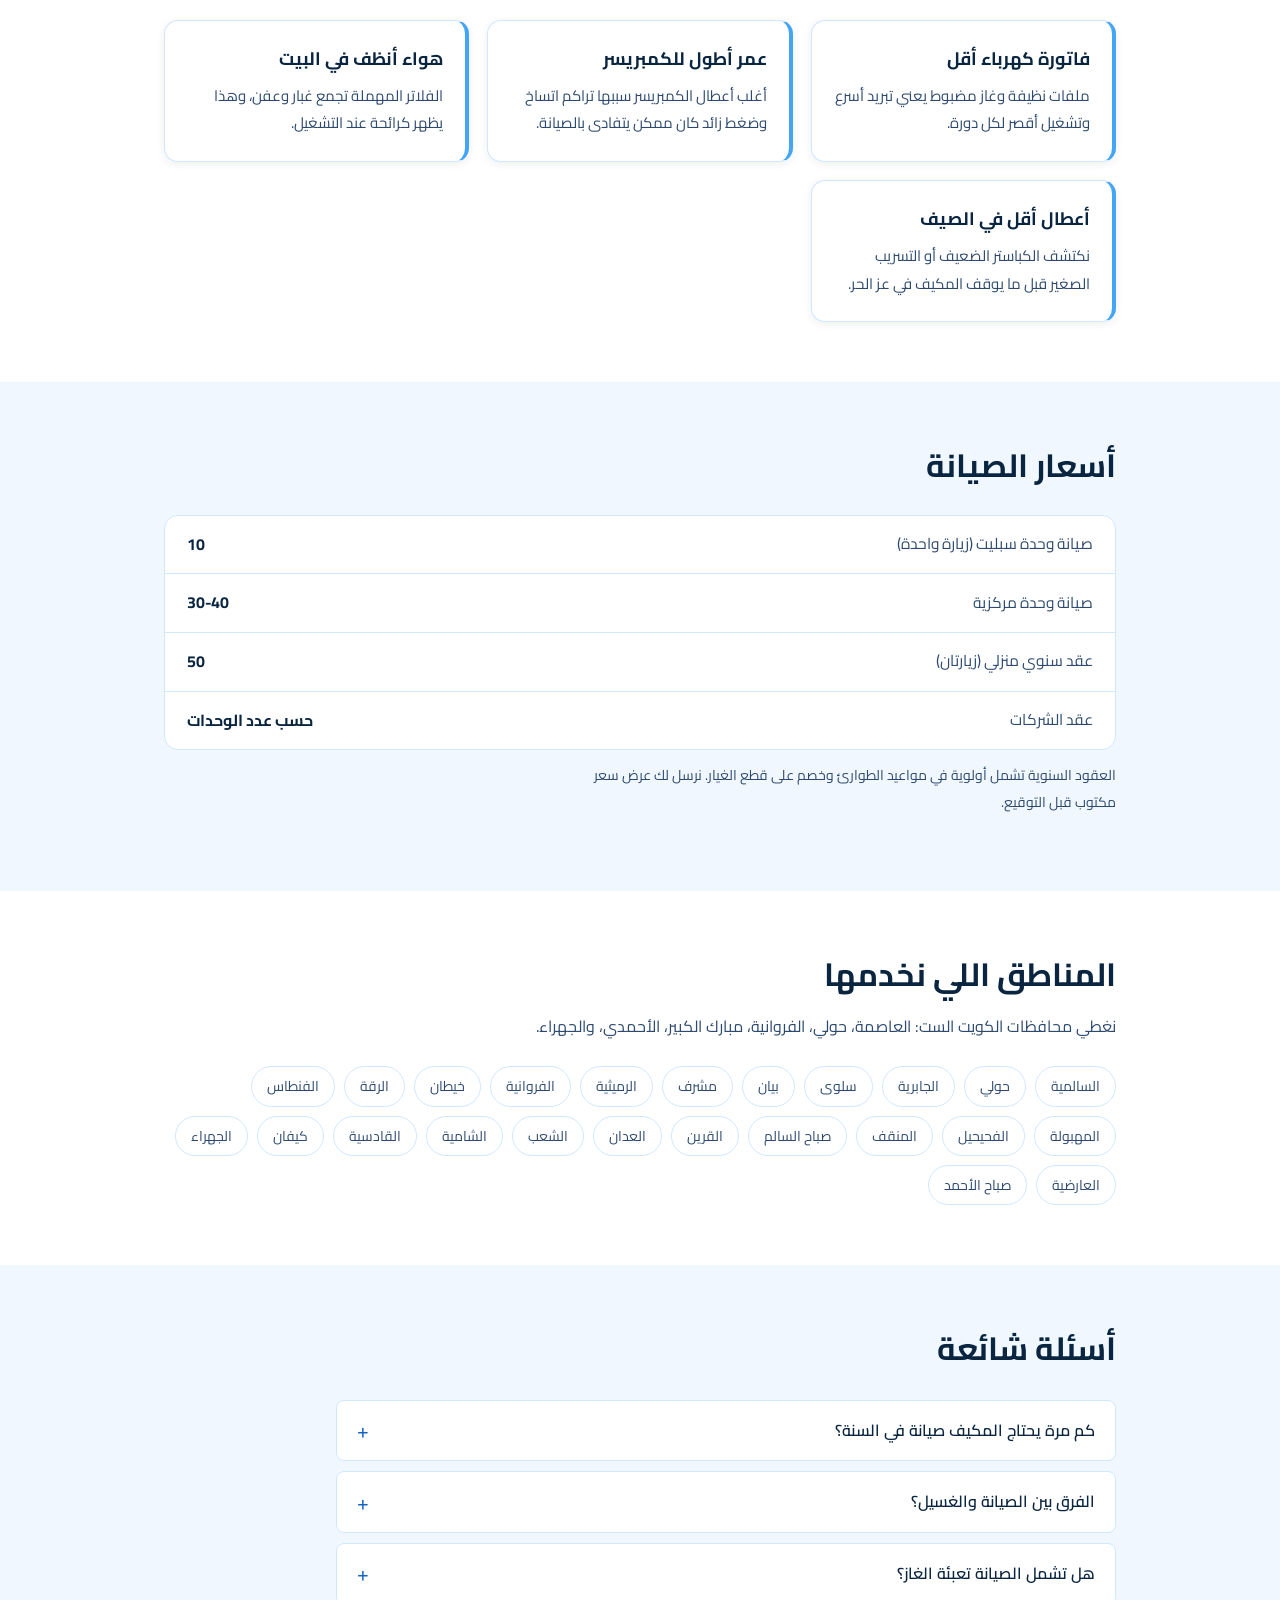
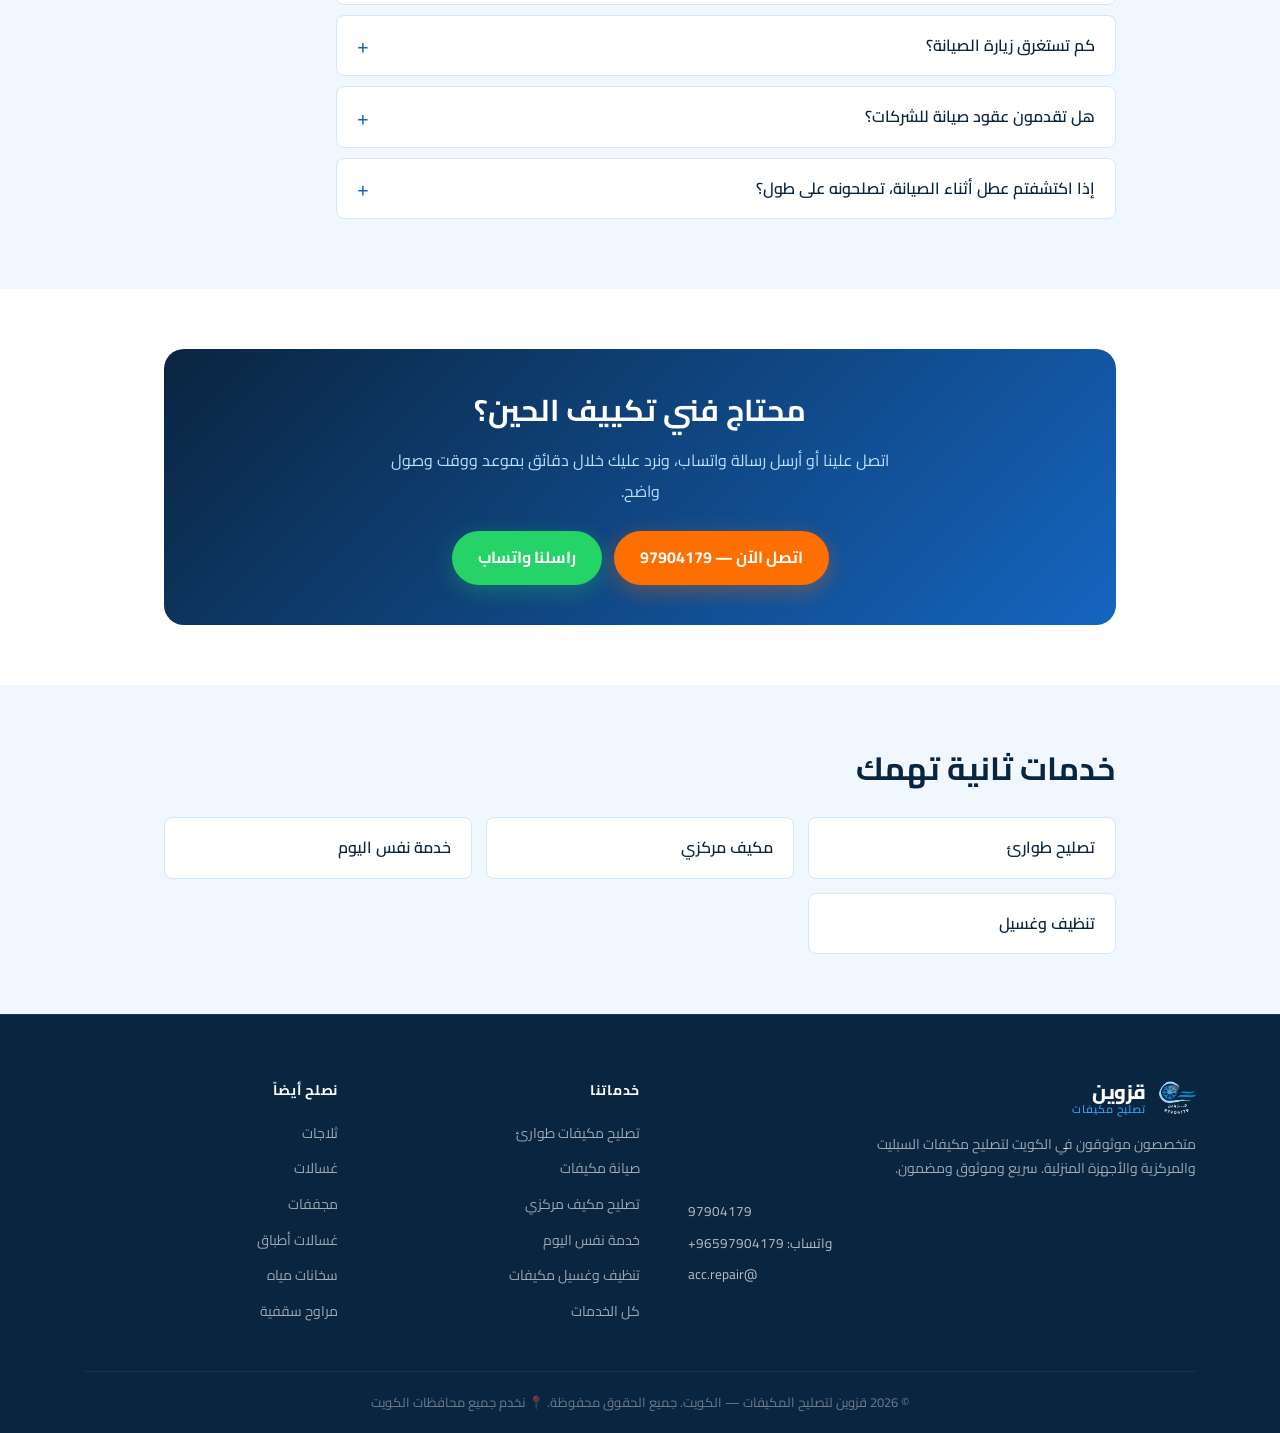
<file: ac-maintenance-kuwait.html>
<!DOCTYPE html>
<html lang="ar" dir="rtl">

<head>
  <!-- Google Tag Manager -->
  <script>(function(w,d,s,l,i){w[l]=w[l]||[];w[l].push({'gtm.start':
  new Date().getTime(),event:'gtm.js'});var f=d.getElementsByTagName(s)[0],
  j=d.createElement(s),dl=l!='dataLayer'?'&l='+l:'';j.async=true;j.src=
  'https://www.googletagmanager.com/gtm.js?id='+i+dl;f.parentNode.insertBefore(j,f);
  })(window,document,'script','dataLayer','GTM-M6X77CFB');</script>
  <!-- End Google Tag Manager -->

  <meta charset="UTF-8" />
  <meta name="viewport" content="width=device-width, initial-scale=1.0" />

  <title>صيانة مكيفات في الكويت | عقود صيانة سنوية وفحص شامل | 97904179</title>
  <meta name="description" content="صيانة مكيفات دورية في الكويت للبيوت والشركات. غسيل، فحص غاز، تنظيف فلاتر، فحص كهربائي وتقرير كامل. عقود صيانة سنوية بأسعار ثابتة. اتصل 97904179." />
  <meta name="keywords" content="صيانة مكيفات الكويت, صيانة مكيف, عقد صيانة مكيفات, صيانة مكيفات سنوية الكويت, فحص مكيفات" />
  <meta name="author" content="قزوين لتصليح المكيفات الكويت" />
  <meta name="robots" content="index, follow" />
  <meta name="language" content="Arabic" />
  <link rel="canonical" href="https://www.qazwinacrepair.com/ac-maintenance-kuwait.html" />

  <meta property="og:type" content="website" />
  <meta property="og:url" content="https://www.qazwinacrepair.com/ac-maintenance-kuwait.html" />
  <meta property="og:title" content="صيانة مكيفات في الكويت | عقود صيانة سنوية وفحص شامل | 97904179" />
  <meta property="og:description" content="صيانة مكيفات دورية في الكويت للبيوت والشركات. غسيل، فحص غاز، تنظيف فلاتر، فحص كهربائي وتقرير كامل. عقود صيانة سنوية بأسعار ثابتة. اتصل 97904179." />
  <meta property="og:image" content="https://www.qazwinacrepair.com/images/logo.webp" />
  <meta property="og:locale" content="ar_KW" />
  <meta property="og:site_name" content="قزوين لتصليح المكيفات الكويت" />
  <meta name="twitter:card" content="summary_large_image" />
  <meta name="twitter:title" content="صيانة مكيفات في الكويت | عقود صيانة سنوية وفحص شامل | 97904179" />
  <meta name="twitter:description" content="صيانة مكيفات دورية في الكويت للبيوت والشركات. غسيل، فحص غاز، تنظيف فلاتر، فحص كهربائي وتقرير كامل. عقود صيانة سنوية بأسعار ثابتة. اتصل 97904179." />

  <meta name="theme-color" content="#0A2540" />
  <meta name="geo.region" content="KW" />
  <meta name="geo.placename" content="Kuwait" />
  <meta name="geo.position" content="29.3759;47.9774" />
  <meta name="ICBM" content="29.3759, 47.9774" />

  <link rel="apple-touch-icon" sizes="180x180" href="/apple-touch-icon.png">
  <link rel="icon" type="image/png" sizes="32x32" href="/favicon-32x32.png">
  <link rel="icon" type="image/png" sizes="16x16" href="/favicon-16x16.png">
  <link rel="manifest" href="/site.webmanifest">

  <link rel="preconnect" href="https://fonts.googleapis.com" />
  <link rel="preconnect" href="https://fonts.gstatic.com" crossorigin />
  <link rel="stylesheet" href="https://fonts.googleapis.com/css2?family=Cairo:wght@400;600;700;800&display=swap" />

  <link rel="stylesheet" href="/styles.css" />
  <link rel="stylesheet" href="/landing.css" />

  <script type="application/ld+json">
{
  "@context": "https://schema.org",
  "@graph": [
    {
      "@type": "Service",
      "name": "صيانة مكيفات",
      "serviceType": "صيانة مكيفات",
      "description": "صيانة مكيفات دورية في الكويت للبيوت والشركات. غسيل، فحص غاز، تنظيف فلاتر، فحص كهربائي وتقرير كامل. عقود صيانة سنوية بأسعار ثابتة. اتصل 97904179.",
      "url": "https://www.qazwinacrepair.com/ac-maintenance-kuwait.html",
      "areaServed": [
        {
          "@type": "AdministrativeArea",
          "name": "العاصمة"
        },
        {
          "@type": "AdministrativeArea",
          "name": "حولي"
        },
        {
          "@type": "AdministrativeArea",
          "name": "الفروانية"
        },
        {
          "@type": "AdministrativeArea",
          "name": "مبارك الكبير"
        },
        {
          "@type": "AdministrativeArea",
          "name": "الأحمدي"
        },
        {
          "@type": "AdministrativeArea",
          "name": "الجهراء"
        }
      ],
      "availableLanguage": [
        "ar",
        "en"
      ],
      "provider": {
        "@type": "LocalBusiness",
        "name": "قزوين لتصليح المكيفات الكويت",
        "alternateName": "Qazwin AC Repair Kuwait",
        "telephone": "+96597904179",
        "url": "https://www.qazwinacrepair.com/",
        "image": "https://www.qazwinacrepair.com/images/logo.webp",
        "priceRange": "$$",
        "address": {
          "@type": "PostalAddress",
          "addressCountry": "KW",
          "addressLocality": "Kuwait City",
          "addressRegion": "Kuwait"
        },
        "geo": {
          "@type": "GeoCoordinates",
          "latitude": 29.3759,
          "longitude": 47.9774
        },
        "openingHoursSpecification": [
          {
            "@type": "OpeningHoursSpecification",
            "dayOfWeek": [
              "Monday",
              "Tuesday",
              "Wednesday",
              "Thursday",
              "Friday",
              "Saturday",
              "Sunday"
            ],
            "opens": "00:00",
            "closes": "23:59"
          }
        ]
      }
    },
    {
      "@type": "FAQPage",
      "mainEntity": [
        {
          "@type": "Question",
          "name": "كم مرة يحتاج المكيف صيانة في السنة؟",
          "acceptedAnswer": {
            "@type": "Answer",
            "text": "في جو الكويت ننصح بمرتين: مرة قبل بداية الصيف ومرة بعد انتهائه. الوحدات اللي تشتغل بشكل مستمر مثل المكاتب والمحلات تحتاج ثلاث مرات."
          }
        },
        {
          "@type": "Question",
          "name": "الفرق بين الصيانة والغسيل؟",
          "acceptedAnswer": {
            "@type": "Answer",
            "text": "الغسيل جزء واحد من الصيانة. الصيانة تشمل الغسيل بالإضافة إلى فحص الغاز والكهرباء وقياس الأداء وتقرير بحالة الوحدة."
          }
        },
        {
          "@type": "Question",
          "name": "هل تشمل الصيانة تعبئة الغاز؟",
          "acceptedAnswer": {
            "@type": "Answer",
            "text": "الفحص وقياس الضغط مشمول. إذا كان في نقص بسيط نعبيه ضمن الزيارة، وإذا كان في تسريب فعلي نبلغك بتكلفة إصلاحه قبل التنفيذ."
          }
        },
        {
          "@type": "Question",
          "name": "كم تستغرق زيارة الصيانة؟",
          "acceptedAnswer": {
            "@type": "Answer",
            "text": "وحدة السبليت الواحدة تأخذ من 45 إلى 60 دقيقة تقريباً. الوحدات المركزية تحتاج وقت أطول حسب حجم النظام."
          }
        },
        {
          "@type": "Question",
          "name": "هل تقدمون عقود صيانة للشركات؟",
          "acceptedAnswer": {
            "@type": "Answer",
            "text": "نعم، نقدم عقود للمكاتب والمطاعم والمحلات والمجمعات، بجدول زيارات وتقارير دورية وأسعار ثابتة طوال مدة العقد."
          }
        },
        {
          "@type": "Question",
          "name": "إذا اكتشفتم عطل أثناء الصيانة، تصلحونه على طول؟",
          "acceptedAnswer": {
            "@type": "Answer",
            "text": "نبلغك بالعطل والسعر أولاً. إذا وافقت والقطعة متوفرة مع الفني، نصلحه بنفس الزيارة."
          }
        }
      ]
    },
    {
      "@type": "BreadcrumbList",
      "itemListElement": [
        {
          "@type": "ListItem",
          "position": 1,
          "name": "الرئيسية",
          "item": "https://www.qazwinacrepair.com/?lang=ar"
        },
        {
          "@type": "ListItem",
          "position": 2,
          "name": "صيانة مكيفات",
          "item": "https://www.qazwinacrepair.com/ac-maintenance-kuwait.html"
        }
      ]
    }
  ]
}
  </script>
</head>

<body>
  <noscript><iframe src="https://www.googletagmanager.com/ns.html?id=GTM-M6X77CFB" height="0" width="0" style="display:none;visibility:hidden"></iframe></noscript>

  <header class="navbar" id="navbar" role="banner">
    <div class="nav-container">

      <a href="/?lang=ar#home" class="nav-brand" aria-label="قزوين لتصليح المكيفات - الرئيسية">
        <div class="logo-sphere">
          <img src="/images/logo.webp" alt="قزوين لتصليح المكيفات الكويت" class="logo-img"
            onerror="this.style.display='none'; this.parentElement.querySelector('.logo-fallback').style.display='flex'" />
          <div class="logo-fallback" aria-hidden="true">Q</div>
        </div>
        <div class="brand-text">
          <span class="brand-name">قزوين</span>
          <span class="brand-sub">تصليح مكيفات</span>
        </div>
      </a>

      <nav class="nav-links" aria-label="التنقل الرئيسي">
        <a href="/fridge-repair-kuwait.html" class="nav-link">ثلاجات</a>
        <a href="/washing-machine-repair-kuwait.html" class="nav-link">غسالات</a>
        <a href="/emergency-ac-repair-kuwait.html" class="nav-link">تصليح طوارئ</a>
        <a href="/ac-maintenance-kuwait.html" class="nav-link active">صيانة مكيفات</a>
        <a href="/central-ac-repair-kuwait.html" class="nav-link">مكيف مركزي</a>
        <a href="/same-day-ac-service-kuwait.html" class="nav-link">خدمة نفس اليوم</a>
        <a href="/ac-cleaning-kuwait.html" class="nav-link">تنظيف وغسيل</a>
      </nav>

      <div class="nav-cta">
        <a href="tel:97904179" class="btn-call" aria-label="اتصل بقزوين لتصليح المكيفات">
          <svg width="16" height="16" viewBox="0 0 24 24" fill="none" stroke="currentColor" stroke-width="2" aria-hidden="true"><path d="M22 16.92v3a2 2 0 01-2.18 2 19.79 19.79 0 01-8.63-3.07 19.5 19.5 0 01-6-6A19.79 19.79 0 012.12 4.18 2 2 0 014.11 2h3a2 2 0 012 1.72c.127.96.361 1.903.7 2.81a2 2 0 01-.45 2.11L8.09 9.91a16 16 0 006 6l1.27-1.27a2 2 0 012.11-.45c.907.339 1.85.573 2.81.7A2 2 0 0122 16.92z"/></svg>
          <span>اتصل الآن</span>
        </a>
        <a href="https://wa.me/96597904179?text=%D8%A7%D9%84%D8%B3%D9%84%D8%A7%D9%85%20%D8%B9%D9%84%D9%8A%D9%83%D9%85%D8%8C%20%D8%A3%D8%A8%D8%BA%D9%89%20%D9%81%D9%86%D9%8A%20%D8%AA%D9%83%D9%8A%D9%8A%D9%81" target="_blank" rel="noopener noreferrer" class="btn-whatsapp" aria-label="واتساب">
          <svg width="16" height="16" viewBox="0 0 24 24" fill="currentColor" aria-hidden="true"><path d="M12 0C5.373 0 0 5.373 0 12c0 2.122.554 4.118 1.528 5.855L.057 23.998l6.305-1.654A11.937 11.937 0 0012 24c6.627 0 12-5.373 12-12S18.627 0 12 0zm0 22c-1.891 0-3.657-.495-5.188-1.36l-.371-.22-3.844 1.008.971-3.744-.242-.385A9.94 9.94 0 012 12C2 6.477 6.477 2 12 2s10 4.477 10 10-4.477 10-10 10z"/></svg>
          <span>واتساب</span>
        </a>
      </div>

      <div class="nav-right-controls">
        <div class="lang-switcher">
          <a class="lang-btn" href="/?lang=en" hreflang="en" aria-label="Switch to English">
            <svg width="14" height="14" viewBox="0 0 24 24" fill="none" stroke="currentColor" stroke-width="2" aria-hidden="true"><circle cx="12" cy="12" r="10"/><path d="M2 12h20M12 2a15.3 15.3 0 010 20M12 2a15.3 15.3 0 000 20"/></svg>
            <span>EN</span>
          </a>
        </div>
        <button class="hamburger" id="hamburger" aria-label="فتح القائمة" aria-expanded="false">
          <span></span><span></span><span></span>
        </button>
      </div>

    </div>

    <div class="mobile-menu" id="mobileMenu" aria-hidden="true">
      <a href="/fridge-repair-kuwait.html" class="mob-link">تصليح ثلاجات</a>
      <a href="/washing-machine-repair-kuwait.html" class="mob-link">تصليح غسالات</a>
      <a href="/emergency-ac-repair-kuwait.html" class="mob-link">تصليح طوارئ</a>
      <a href="/ac-maintenance-kuwait.html" class="mob-link">صيانة مكيفات</a>
      <a href="/central-ac-repair-kuwait.html" class="mob-link">مكيف مركزي</a>
      <a href="/same-day-ac-service-kuwait.html" class="mob-link">خدمة نفس اليوم</a>
      <a href="/ac-cleaning-kuwait.html" class="mob-link">تنظيف وغسيل</a>
      <div class="mob-cta">
        <a href="tel:97904179" class="btn-call"><span>اتصل الآن</span></a>
        <a href="https://wa.me/96597904179?text=%D8%A7%D9%84%D8%B3%D9%84%D8%A7%D9%85%20%D8%B9%D9%84%D9%8A%D9%83%D9%85%D8%8C%20%D8%A3%D8%A8%D8%BA%D9%89%20%D9%81%D9%86%D9%8A%20%D8%AA%D9%83%D9%8A%D9%8A%D9%81" target="_blank" rel="noopener noreferrer" class="btn-whatsapp"><span>واتساب</span></a>
      </div>
    </div>
  </header>

  <nav class="lp-crumb" aria-label="مسار التنقل">
    <ol>
      <li><a href="/?lang=ar#home">الرئيسية</a></li>
      <li>صيانة مكيفات</li>
    </ol>
  </nav>

  <main>
    <section class="lp-hero">
      <div class="lp-wrap">
        <span class="lp-kicker">صيانة دورية وعقود سنوية</span>
        <h1>صيانة مكيفات في الكويت</h1>
        <p class="lp-lede">الصيانة الدورية أرخص من التصليح المفاجئ. نفحص المكيف بالكامل، ننظفه، نضبط الغاز، ونعطيك تقرير واضح بحالة كل وحدة قبل ما يدخل الصيف.</p>
        <div class="lp-hero-btns">
          <a href="tel:97904179" class="lp-btn lp-btn-call">اتصل الآن — 97904179</a>
          <a href="https://wa.me/96597904179?text=%D8%A7%D9%84%D8%B3%D9%84%D8%A7%D9%85%20%D8%B9%D9%84%D9%8A%D9%83%D9%85%D8%8C%20%D8%A3%D8%A8%D8%BA%D9%89%20%D9%81%D9%86%D9%8A%20%D8%AA%D9%83%D9%8A%D9%8A%D9%81" target="_blank" rel="noopener noreferrer" class="lp-btn lp-btn-wa">راسلنا واتساب</a>
        </div>
        <div class="lp-trust">
        <span><i></i>فحص شامل 12 نقطة</span>
        <span><i></i>تقرير مكتوب بحالة كل وحدة</span>
        <span><i></i>عقود بأسعار ثابتة</span>
        <span><i></i>نخدم البيوت والشركات</span>
        </div>
      </div>
    </section>

  <section class="lp-sec">
    <div class="lp-wrap">
      <h2>وش تشمل زيارة الصيانة</h2>
      <p>الصيانة عندنا مو مجرد غسيل فلتر. الفني يمشي على قائمة فحص ثابتة لكل وحدة، ويسجل النتيجة في تقرير تستلمه بعد الزيارة.</p>
      <ul class="lp-check">
        <li>غسيل الفلاتر والوحدة الداخلية</li>
        <li>تنظيف ملف التبخير وملف التكثيف</li>
        <li>قياس ضغط الغاز وتعبئة النقص إن وجد</li>
        <li>فحص تسريبات دورة التبريد</li>
        <li>تنظيف مجرى تصريف الماء</li>
        <li>فحص الكباستر والكونتاكتر والتوصيلات الكهربائية</li>
        <li>قياس سحب التيار للكمبريسر والمروحة</li>
        <li>فحص الثرموستات ودقة قراءة الحرارة</li>
        <li>قياس فرق حرارة الهواء الداخل والخارج</li>
        <li>شد الحوامل وفحص الاهتزاز</li>
        <li>فحص عزل أنابيب النحاس</li>
        <li>تقرير مكتوب بحالة كل وحدة والتوصيات</li>
      </ul>
    </div>
  </section>
  <section class="lp-sec alt">
    <div class="lp-wrap">
      <h2>خطط الصيانة</h2>
      <div class="lp-cards">
        <article class="lp-card"><h3>زيارة صيانة واحدة</h3><p>مناسبة لو تبغى فحص وغسيل قبل الصيف بدون التزام سنوي. تشمل قائمة الفحص كاملة والتقرير.</p></article>
        <article class="lp-card hot"><h3>عقد سنوي للبيوت</h3><p>زيارتان في السنة قبل الصيف وبعده، مع أولوية في مواعيد الطوارئ وخصم على قطع الغيار.</p></article>
        <article class="lp-card"><h3>عقد للشركات والمجمعات</h3><p>جدول صيانة حسب عدد الوحدات، تقارير دورية، وفني مخصص. مناسب للمكاتب والمطاعم والمحلات.</p></article>
      </div>
    </div>
  </section>
  <section class="lp-sec">
    <div class="lp-wrap">
      <h2>ليش الصيانة الدورية توفر عليك</h2>
      <p>المكيف المتسخ يشتغل أطول وقت عشان يوصل نفس درجة الحرارة، ويسحب كهرباء أكثر. والفلتر المسدود يرفع الضغط على الكمبريسر، وهو أغلى قطعة في المكيف.</p>
      <div class="lp-cards">
        <article class="lp-card"><h3>فاتورة كهرباء أقل</h3><p>ملفات نظيفة وغاز مضبوط يعني تبريد أسرع وتشغيل أقصر لكل دورة.</p></article>
        <article class="lp-card"><h3>عمر أطول للكمبريسر</h3><p>أغلب أعطال الكمبريسر سببها تراكم اتساخ وضغط زائد كان ممكن يتفادى بالصيانة.</p></article>
        <article class="lp-card"><h3>هواء أنظف في البيت</h3><p>الفلاتر المهملة تجمع غبار وعفن، وهذا يظهر كرائحة عند التشغيل.</p></article>
        <article class="lp-card"><h3>أعطال أقل في الصيف</h3><p>نكتشف الكباستر الضعيف أو التسريب الصغير قبل ما يوقف المكيف في عز الحر.</p></article>
      </div>
    </div>
  </section>
  <section class="lp-sec alt">
    <div class="lp-wrap">
      <h2>أسعار الصيانة</h2>
      <div class="lp-price">
        <div class="lp-price-row"><span>صيانة وحدة سبليت (زيارة واحدة)</span><b>10</b></div>
        <div class="lp-price-row"><span>صيانة وحدة مركزية</span><b>30-40</b></div>
        <div class="lp-price-row"><span>عقد سنوي منزلي (زيارتان)</span><b>50</b></div>
        <div class="lp-price-row"><span>عقد الشركات</span><b>حسب عدد الوحدات</b></div>
      </div>
      <p class="lp-note">العقود السنوية تشمل أولوية في مواعيد الطوارئ وخصم على قطع الغيار. نرسل لك عرض سعر مكتوب قبل التوقيع.</p>
    </div>
  </section>

    <section class="lp-sec">
      <div class="lp-wrap">
        <h2>المناطق اللي نخدمها</h2>
        <p>نغطي محافظات الكويت الست: العاصمة، حولي، الفروانية، مبارك الكبير، الأحمدي، والجهراء.</p>
        <div class="lp-chips">
        <span>السالمية</span>
        <span>حولي</span>
        <span>الجابرية</span>
        <span>سلوى</span>
        <span>بيان</span>
        <span>مشرف</span>
        <span>الرميثية</span>
        <span>الفروانية</span>
        <span>خيطان</span>
        <span>الرقة</span>
        <span>الفنطاس</span>
        <span>المهبولة</span>
        <span>الفحيحيل</span>
        <span>المنقف</span>
        <span>صباح السالم</span>
        <span>القرين</span>
        <span>العدان</span>
        <span>الشعب</span>
        <span>الشامية</span>
        <span>القادسية</span>
        <span>كيفان</span>
        <span>الجهراء</span>
        <span>العارضية</span>
        <span>صباح الأحمد</span>
        </div>
      </div>
    </section>

    <section class="lp-sec alt">
      <div class="lp-wrap">
        <h2>أسئلة شائعة</h2>
        <div class="lp-faq">
        <details>
          <summary>كم مرة يحتاج المكيف صيانة في السنة؟</summary>
          <div class="lp-ans">في جو الكويت ننصح بمرتين: مرة قبل بداية الصيف ومرة بعد انتهائه. الوحدات اللي تشتغل بشكل مستمر مثل المكاتب والمحلات تحتاج ثلاث مرات.</div>
        </details>
        <details>
          <summary>الفرق بين الصيانة والغسيل؟</summary>
          <div class="lp-ans">الغسيل جزء واحد من الصيانة. الصيانة تشمل الغسيل بالإضافة إلى فحص الغاز والكهرباء وقياس الأداء وتقرير بحالة الوحدة.</div>
        </details>
        <details>
          <summary>هل تشمل الصيانة تعبئة الغاز؟</summary>
          <div class="lp-ans">الفحص وقياس الضغط مشمول. إذا كان في نقص بسيط نعبيه ضمن الزيارة، وإذا كان في تسريب فعلي نبلغك بتكلفة إصلاحه قبل التنفيذ.</div>
        </details>
        <details>
          <summary>كم تستغرق زيارة الصيانة؟</summary>
          <div class="lp-ans">وحدة السبليت الواحدة تأخذ من 45 إلى 60 دقيقة تقريباً. الوحدات المركزية تحتاج وقت أطول حسب حجم النظام.</div>
        </details>
        <details>
          <summary>هل تقدمون عقود صيانة للشركات؟</summary>
          <div class="lp-ans">نعم، نقدم عقود للمكاتب والمطاعم والمحلات والمجمعات، بجدول زيارات وتقارير دورية وأسعار ثابتة طوال مدة العقد.</div>
        </details>
        <details>
          <summary>إذا اكتشفتم عطل أثناء الصيانة، تصلحونه على طول؟</summary>
          <div class="lp-ans">نبلغك بالعطل والسعر أولاً. إذا وافقت والقطعة متوفرة مع الفني، نصلحه بنفس الزيارة.</div>
        </details>
        </div>
      </div>
    </section>

    <section class="lp-sec">
      <div class="lp-wrap">
        <div class="lp-cta">
          <h2>محتاج فني تكييف الحين؟</h2>
          <p>اتصل علينا أو أرسل رسالة واتساب، ونرد عليك خلال دقائق بموعد ووقت وصول واضح.</p>
          <div class="lp-hero-btns">
            <a href="tel:97904179" class="lp-btn lp-btn-call">اتصل الآن — 97904179</a>
            <a href="https://wa.me/96597904179?text=%D8%A7%D9%84%D8%B3%D9%84%D8%A7%D9%85%20%D8%B9%D9%84%D9%8A%D9%83%D9%85%D8%8C%20%D8%A3%D8%A8%D8%BA%D9%89%20%D9%81%D9%86%D9%8A%20%D8%AA%D9%83%D9%8A%D9%8A%D9%81" target="_blank" rel="noopener noreferrer" class="lp-btn lp-btn-wa">راسلنا واتساب</a>
          </div>
        </div>
      </div>
    </section>

    <section class="lp-sec alt">
      <div class="lp-wrap">
        <h2>خدمات ثانية تهمك</h2>
        <div class="lp-related">
        <a href="/emergency-ac-repair-kuwait.html">تصليح طوارئ</a>
        <a href="/central-ac-repair-kuwait.html">مكيف مركزي</a>
        <a href="/same-day-ac-service-kuwait.html">خدمة نفس اليوم</a>
        <a href="/ac-cleaning-kuwait.html">تنظيف وغسيل</a>
        </div>
      </div>
    </section>
  </main>

  <footer class="footer" aria-label="تذييل الصفحة">
    <div class="footer-container">
      <div class="footer-grid">
        <div class="footer-brand">
          <div class="footer-logo">
            <div class="logo-sphere small">
              <img src="/images/logo.webp" alt="قزوين لتصليح المكيفات" class="logo-img"
                onerror="this.style.display='none'; this.parentElement.querySelector('.logo-fallback').style.display='flex'" />
              <div class="logo-fallback" aria-hidden="true">Q</div>
            </div>
            <div class="brand-text">
              <span class="brand-name">قزوين</span>
              <span class="brand-sub">تصليح مكيفات</span>
            </div>
          </div>
          <p class="footer-desc">متخصصون موثوقون في الكويت لتصليح مكيفات السبليت والمركزية والأجهزة المنزلية. سريع وموثوق ومضمون.</p>
          <div class="footer-contacts">
            <a href="tel:97904179" class="footer-contact-link">97904179</a>
            <a href="https://wa.me/96597904179" target="_blank" rel="noopener noreferrer" class="footer-contact-link">واتساب: 96597904179+</a>
            <a href="https://www.instagram.com/acc.repair" target="_blank" rel="noopener noreferrer" class="footer-contact-link">@acc.repair</a>
          </div>
        </div>

        <div class="footer-col">
          <h4 class="footer-col-title">خدماتنا</h4>
          <ul class="footer-list">
            <li><a href="/emergency-ac-repair-kuwait.html">تصليح مكيفات طوارئ</a></li>
            <li><a href="/ac-maintenance-kuwait.html">صيانة مكيفات</a></li>
            <li><a href="/central-ac-repair-kuwait.html">تصليح مكيف مركزي</a></li>
            <li><a href="/same-day-ac-service-kuwait.html">خدمة نفس اليوم</a></li>
            <li><a href="/ac-cleaning-kuwait.html">تنظيف وغسيل مكيفات</a></li>
            <li><a href="/?lang=ar#services">كل الخدمات</a></li>
          </ul>
        </div>

        <div class="footer-col">
          <h4 class="footer-col-title">نصلح أيضاً</h4>
          <ul class="footer-list">
            <li><a href="/fridge-repair-kuwait.html">ثلاجات</a></li>
            <li><a href="/washing-machine-repair-kuwait.html">غسالات</a></li>
            <li><a href="/?lang=ar#services">مجففات</a></li>
            <li><a href="/?lang=ar#services">غسالات أطباق</a></li>
            <li><a href="/?lang=ar#services">سخانات مياه</a></li>
            <li><a href="/?lang=ar#services">مراوح سقفية</a></li>
          </ul>
        </div>
      </div>

      <div class="footer-bottom">
        <p>© 2026 قزوين لتصليح المكيفات — الكويت. جميع الحقوق محفوظة. 📍 نخدم جميع محافظات الكويت</p>
      </div>
    </div>
  </footer>

  <a href="tel:97904179" class="float-call" aria-label="اتصل الآن">
    <svg width="22" height="22" viewBox="0 0 24 24" fill="none" stroke="white" stroke-width="2" aria-hidden="true"><path d="M22 16.92v3a2 2 0 01-2.18 2 19.79 19.79 0 01-8.63-3.07 19.5 19.5 0 01-6-6A19.79 19.79 0 012.12 4.18 2 2 0 014.11 2h3a2 2 0 012 1.72c.127.96.361 1.903.7 2.81a2 2 0 01-.45 2.11L8.09 9.91a16 16 0 006 6l1.27-1.27a2 2 0 012.11-.45c.907.339 1.85.573 2.81.7A2 2 0 0122 16.92z"/></svg>
  </a>
  <a href="https://wa.me/96597904179?text=%D8%A7%D9%84%D8%B3%D9%84%D8%A7%D9%85%20%D8%B9%D9%84%D9%8A%D9%83%D9%85%D8%8C%20%D8%A3%D8%A8%D8%BA%D9%89%20%D9%81%D9%86%D9%8A%20%D8%AA%D9%83%D9%8A%D9%8A%D9%81" target="_blank" rel="noopener noreferrer" class="float-wa" aria-label="واتساب">
    <svg width="24" height="24" viewBox="0 0 24 24" fill="white" aria-hidden="true"><path d="M12 0C5.373 0 0 5.373 0 12c0 2.122.554 4.118 1.528 5.855L.057 23.998l6.305-1.654A11.937 11.937 0 0012 24c6.627 0 12-5.373 12-12S18.627 0 12 0zm0 22c-1.891 0-3.657-.495-5.188-1.36l-.371-.22-3.844 1.008.971-3.744-.242-.385A9.94 9.94 0 012 12C2 6.477 6.477 2 12 2s10 4.477 10 10-4.477 10-10 10z"/></svg>
  </a>

  <script src="/main.js" defer></script>
</body>

</html>
</file>
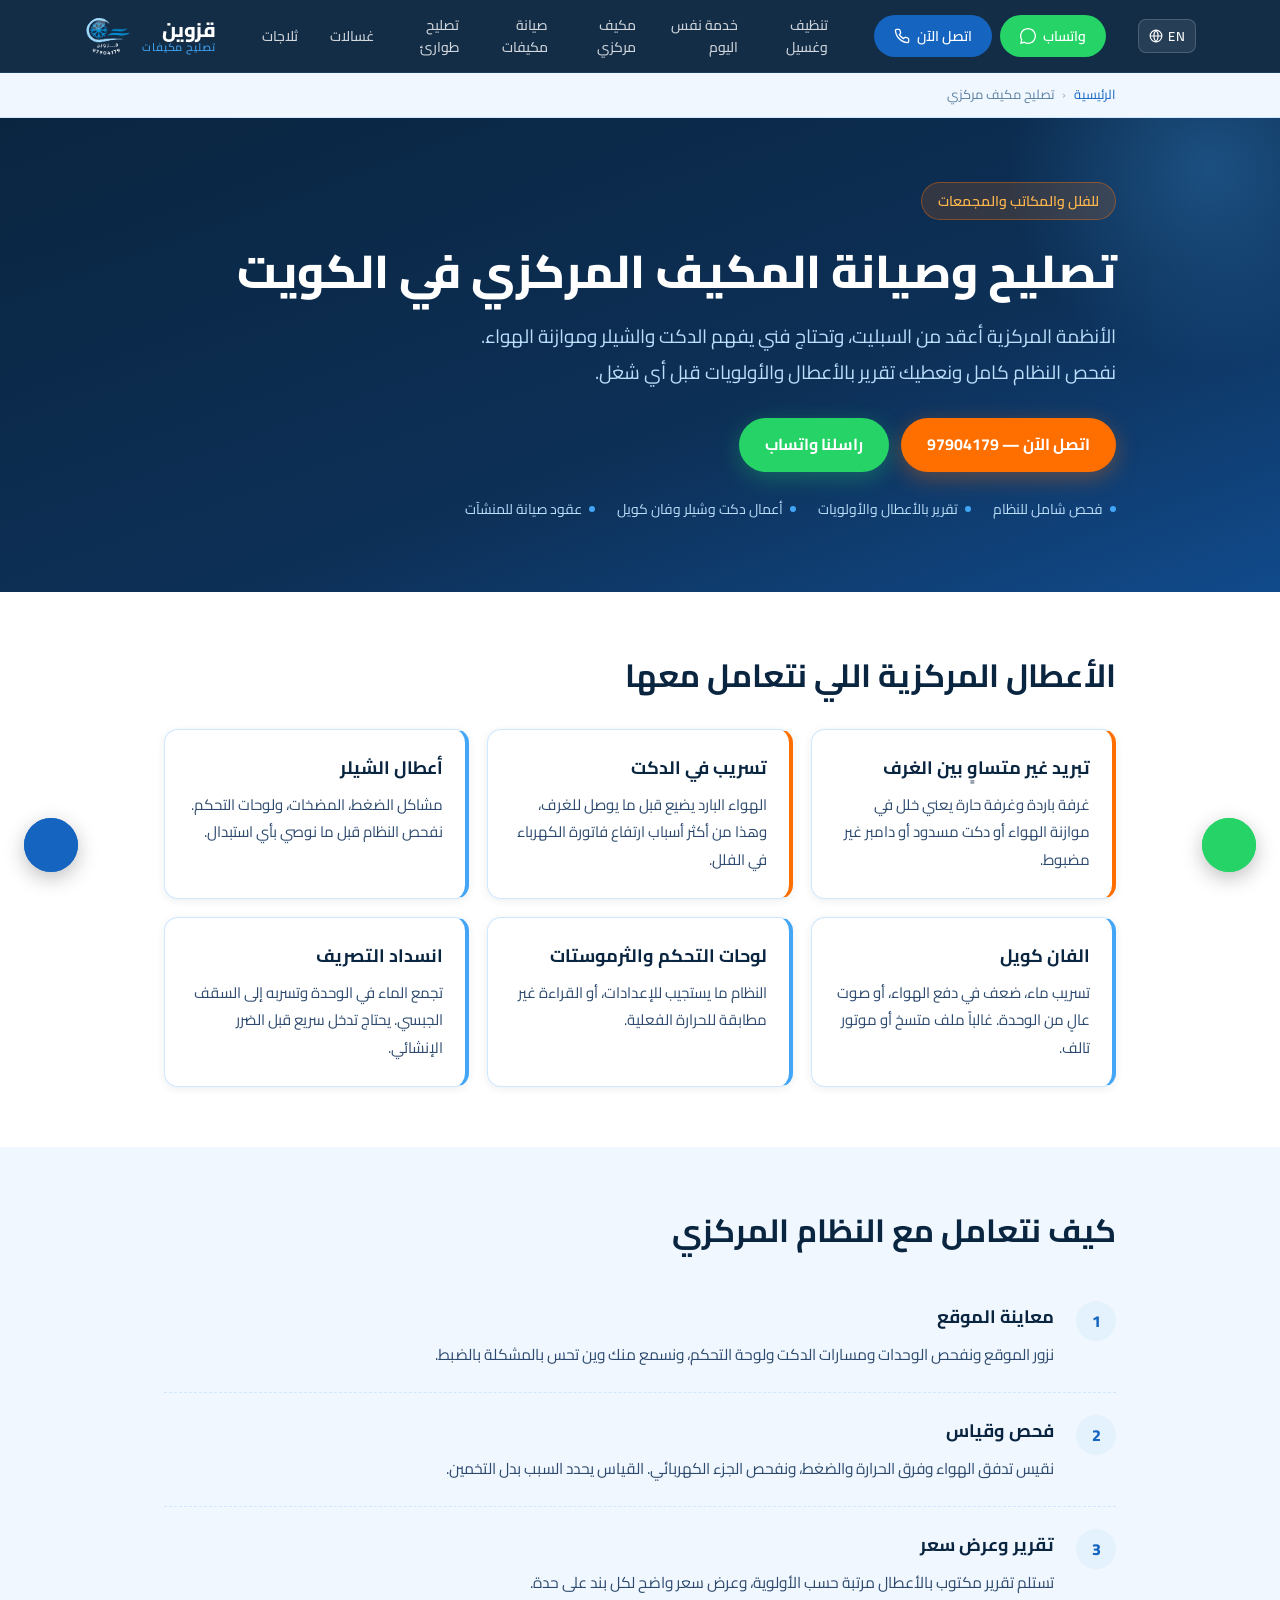
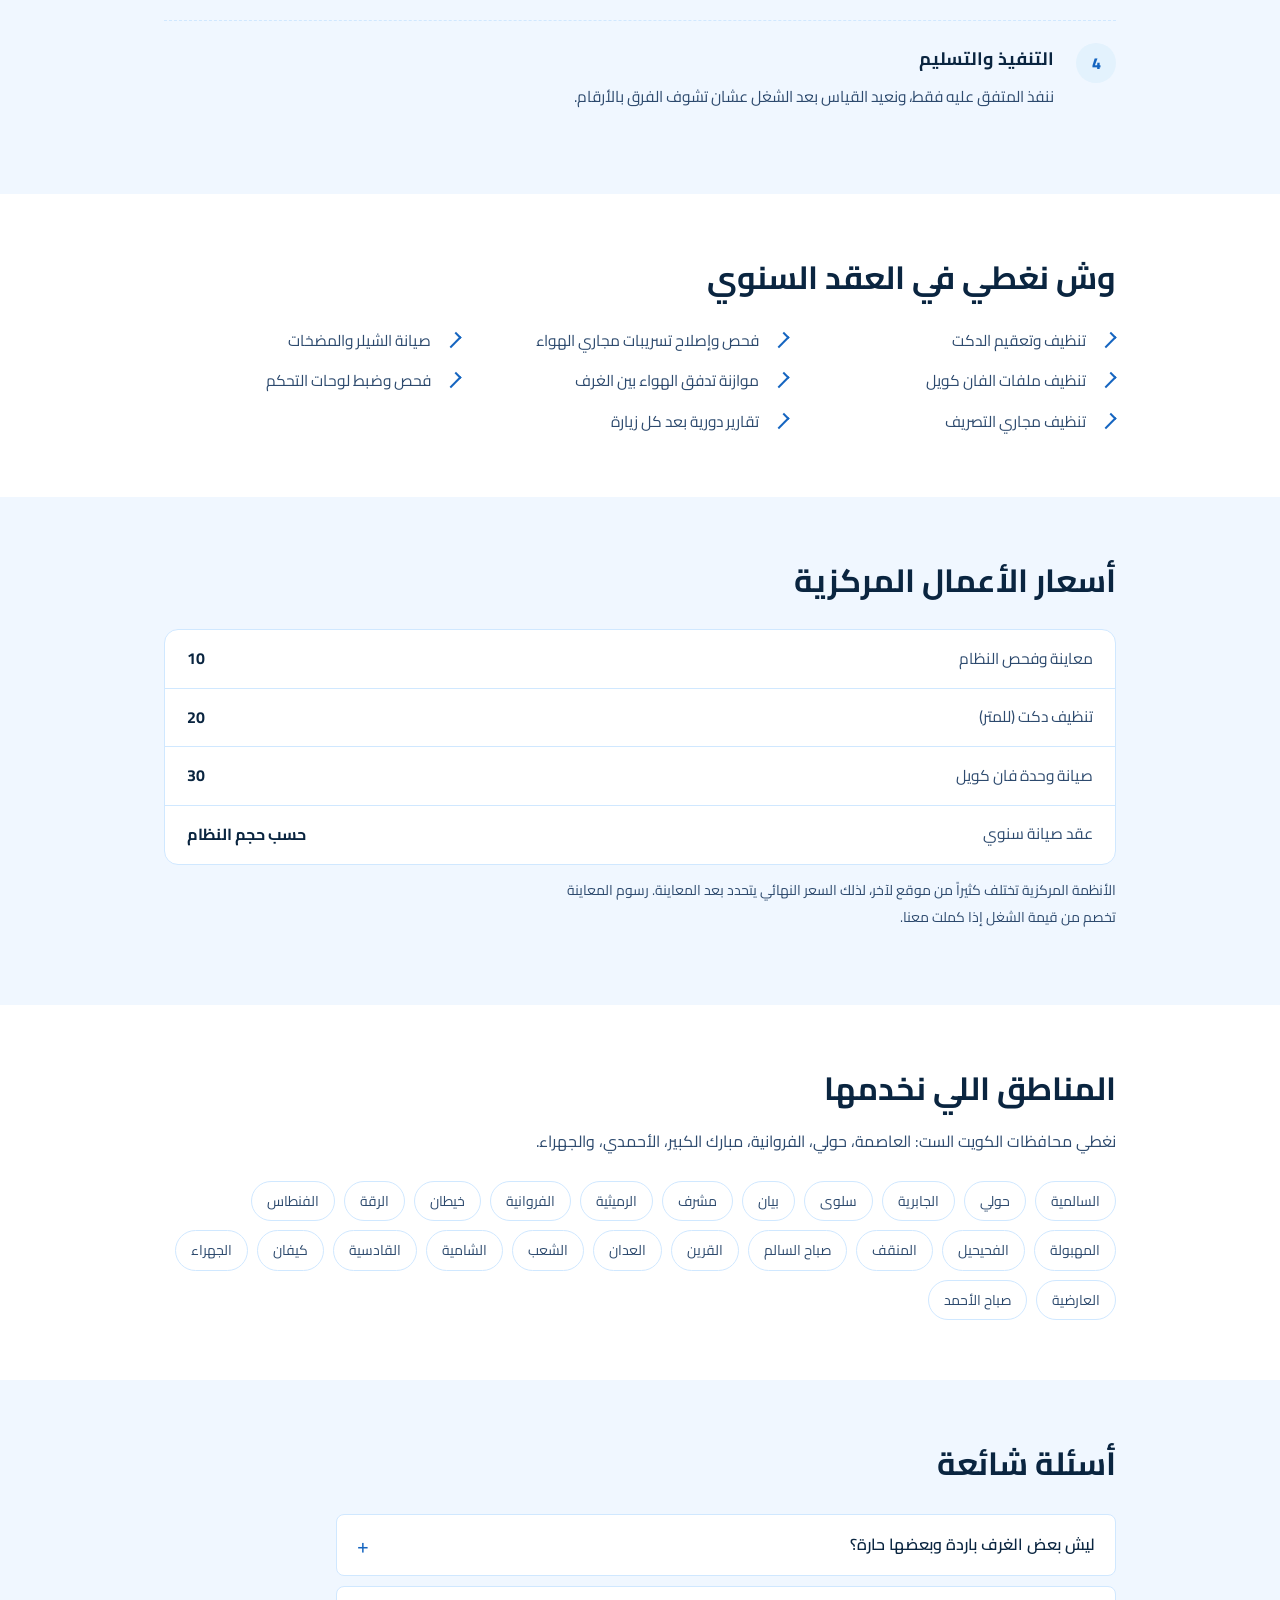
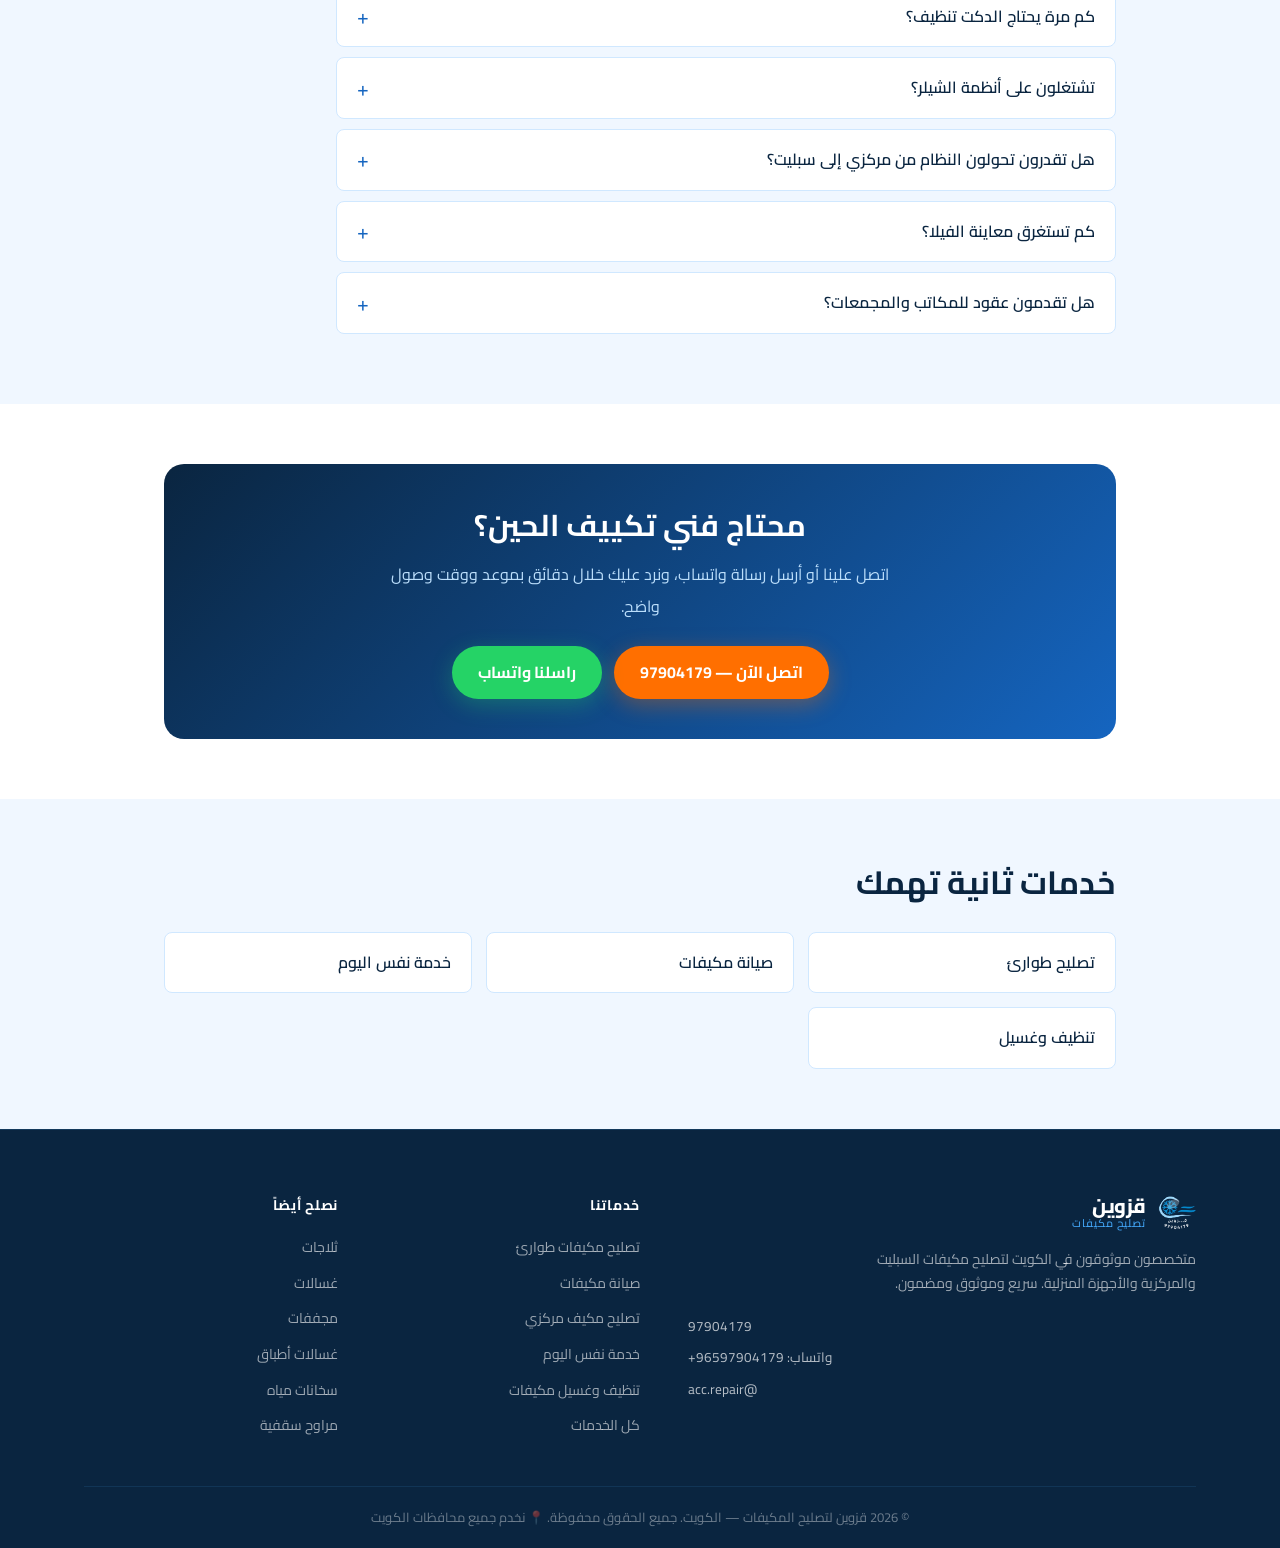
<file: central-ac-repair-kuwait.html>
<!DOCTYPE html>
<html lang="ar" dir="rtl">

<head>
  <!-- Google Tag Manager -->
  <script>(function(w,d,s,l,i){w[l]=w[l]||[];w[l].push({'gtm.start':
  new Date().getTime(),event:'gtm.js'});var f=d.getElementsByTagName(s)[0],
  j=d.createElement(s),dl=l!='dataLayer'?'&l='+l:'';j.async=true;j.src=
  'https://www.googletagmanager.com/gtm.js?id='+i+dl;f.parentNode.insertBefore(j,f);
  })(window,document,'script','dataLayer','GTM-M6X77CFB');</script>
  <!-- End Google Tag Manager -->

  <meta charset="UTF-8" />
  <meta name="viewport" content="width=device-width, initial-scale=1.0" />

  <title>تصليح مكيف مركزي في الكويت | صيانة دكت وشيلر | 97904179</title>
  <meta name="description" content="تصليح وصيانة المكيفات المركزية في الكويت للفلل والمكاتب والمجمعات. أعمال الدكت والشيلر والفان كويل وموازنة الهواء وعقود صيانة. اتصل 97904179." />
  <meta name="keywords" content="تصليح مكيف مركزي الكويت, صيانة مكيفات مركزية, تصليح دكت, صيانة شيلر الكويت, مكيف مركزي" />
  <meta name="author" content="قزوين لتصليح المكيفات الكويت" />
  <meta name="robots" content="index, follow" />
  <meta name="language" content="Arabic" />
  <link rel="canonical" href="https://www.qazwinacrepair.com/central-ac-repair-kuwait.html" />

  <meta property="og:type" content="website" />
  <meta property="og:url" content="https://www.qazwinacrepair.com/central-ac-repair-kuwait.html" />
  <meta property="og:title" content="تصليح مكيف مركزي في الكويت | صيانة دكت وشيلر | 97904179" />
  <meta property="og:description" content="تصليح وصيانة المكيفات المركزية في الكويت للفلل والمكاتب والمجمعات. أعمال الدكت والشيلر والفان كويل وموازنة الهواء وعقود صيانة. اتصل 97904179." />
  <meta property="og:image" content="https://www.qazwinacrepair.com/images/logo.webp" />
  <meta property="og:locale" content="ar_KW" />
  <meta property="og:site_name" content="قزوين لتصليح المكيفات الكويت" />
  <meta name="twitter:card" content="summary_large_image" />
  <meta name="twitter:title" content="تصليح مكيف مركزي في الكويت | صيانة دكت وشيلر | 97904179" />
  <meta name="twitter:description" content="تصليح وصيانة المكيفات المركزية في الكويت للفلل والمكاتب والمجمعات. أعمال الدكت والشيلر والفان كويل وموازنة الهواء وعقود صيانة. اتصل 97904179." />

  <meta name="theme-color" content="#0A2540" />
  <meta name="geo.region" content="KW" />
  <meta name="geo.placename" content="Kuwait" />
  <meta name="geo.position" content="29.3759;47.9774" />
  <meta name="ICBM" content="29.3759, 47.9774" />

  <link rel="apple-touch-icon" sizes="180x180" href="/apple-touch-icon.png">
  <link rel="icon" type="image/png" sizes="32x32" href="/favicon-32x32.png">
  <link rel="icon" type="image/png" sizes="16x16" href="/favicon-16x16.png">
  <link rel="manifest" href="/site.webmanifest">

  <link rel="preconnect" href="https://fonts.googleapis.com" />
  <link rel="preconnect" href="https://fonts.gstatic.com" crossorigin />
  <link rel="stylesheet" href="https://fonts.googleapis.com/css2?family=Cairo:wght@400;600;700;800&display=swap" />

  <link rel="stylesheet" href="/styles.css" />
  <link rel="stylesheet" href="/landing.css" />

  <script type="application/ld+json">
{
  "@context": "https://schema.org",
  "@graph": [
    {
      "@type": "Service",
      "name": "تصليح وصيانة المكيفات المركزية",
      "serviceType": "تصليح وصيانة المكيفات المركزية",
      "description": "تصليح وصيانة المكيفات المركزية في الكويت للفلل والمكاتب والمجمعات. أعمال الدكت والشيلر والفان كويل وموازنة الهواء وعقود صيانة. اتصل 97904179.",
      "url": "https://www.qazwinacrepair.com/central-ac-repair-kuwait.html",
      "areaServed": [
        {
          "@type": "AdministrativeArea",
          "name": "العاصمة"
        },
        {
          "@type": "AdministrativeArea",
          "name": "حولي"
        },
        {
          "@type": "AdministrativeArea",
          "name": "الفروانية"
        },
        {
          "@type": "AdministrativeArea",
          "name": "مبارك الكبير"
        },
        {
          "@type": "AdministrativeArea",
          "name": "الأحمدي"
        },
        {
          "@type": "AdministrativeArea",
          "name": "الجهراء"
        }
      ],
      "availableLanguage": [
        "ar",
        "en"
      ],
      "provider": {
        "@type": "LocalBusiness",
        "name": "قزوين لتصليح المكيفات الكويت",
        "alternateName": "Qazwin AC Repair Kuwait",
        "telephone": "+96597904179",
        "url": "https://www.qazwinacrepair.com/",
        "image": "https://www.qazwinacrepair.com/images/logo.webp",
        "priceRange": "$$",
        "address": {
          "@type": "PostalAddress",
          "addressCountry": "KW",
          "addressLocality": "Kuwait City",
          "addressRegion": "Kuwait"
        },
        "geo": {
          "@type": "GeoCoordinates",
          "latitude": 29.3759,
          "longitude": 47.9774
        },
        "openingHoursSpecification": [
          {
            "@type": "OpeningHoursSpecification",
            "dayOfWeek": [
              "Monday",
              "Tuesday",
              "Wednesday",
              "Thursday",
              "Friday",
              "Saturday",
              "Sunday"
            ],
            "opens": "00:00",
            "closes": "23:59"
          }
        ]
      }
    },
    {
      "@type": "FAQPage",
      "mainEntity": [
        {
          "@type": "Question",
          "name": "ليش بعض الغرف باردة وبعضها حارة؟",
          "acceptedAnswer": {
            "@type": "Answer",
            "text": "غالباً مشكلة موازنة هواء، أو دامبر مغلق جزئياً، أو تسريب في الدكت يخلي الهواء يضيع قبل ما يوصل للغرف البعيدة. نقيس التدفق في كل مخرج ونضبطه."
          }
        },
        {
          "@type": "Question",
          "name": "كم مرة يحتاج الدكت تنظيف؟",
          "acceptedAnswer": {
            "@type": "Answer",
            "text": "في جو الكويت المغبر، ننصح بتنظيف الدكت كل سنتين إلى ثلاث سنوات، أو أسرع إذا لاحظت غبار يطلع من المخارج أو رائحة عند التشغيل."
          }
        },
        {
          "@type": "Question",
          "name": "تشتغلون على أنظمة الشيلر؟",
          "acceptedAnswer": {
            "@type": "Answer",
            "text": "نعم، نتعامل مع الشيلر والمضخات ولوحات التحكم. للأنظمة الكبيرة نبدأ بمعاينة وتقرير قبل أي التزام."
          }
        },
        {
          "@type": "Question",
          "name": "هل تقدرون تحولون النظام من مركزي إلى سبليت؟",
          "acceptedAnswer": {
            "@type": "Answer",
            "text": "نقدر نقيّم الخيار ونعطيك مقارنة تكلفة وتشغيل، لكن القرار يعتمد على تصميم المبنى. نعطيك رأي صريح حتى لو كان الأنسب إنك تبقي المركزي."
          }
        },
        {
          "@type": "Question",
          "name": "كم تستغرق معاينة الفيلا؟",
          "acceptedAnswer": {
            "@type": "Answer",
            "text": "المعاينة الكاملة للفيلا تأخذ من ساعة إلى ساعتين حسب عدد الوحدات وطول مسارات الدكت."
          }
        },
        {
          "@type": "Question",
          "name": "هل تقدمون عقود للمكاتب والمجمعات؟",
          "acceptedAnswer": {
            "@type": "Answer",
            "text": "نعم، بجدول زيارات ثابت وتقارير دورية وفريق مخصص للموقع."
          }
        }
      ]
    },
    {
      "@type": "BreadcrumbList",
      "itemListElement": [
        {
          "@type": "ListItem",
          "position": 1,
          "name": "الرئيسية",
          "item": "https://www.qazwinacrepair.com/?lang=ar"
        },
        {
          "@type": "ListItem",
          "position": 2,
          "name": "تصليح مكيف مركزي",
          "item": "https://www.qazwinacrepair.com/central-ac-repair-kuwait.html"
        }
      ]
    }
  ]
}
  </script>
</head>

<body>
  <noscript><iframe src="https://www.googletagmanager.com/ns.html?id=GTM-M6X77CFB" height="0" width="0" style="display:none;visibility:hidden"></iframe></noscript>

  <header class="navbar" id="navbar" role="banner">
    <div class="nav-container">

      <a href="/?lang=ar#home" class="nav-brand" aria-label="قزوين لتصليح المكيفات - الرئيسية">
        <div class="logo-sphere">
          <img src="/images/logo.webp" alt="قزوين لتصليح المكيفات الكويت" class="logo-img"
            onerror="this.style.display='none'; this.parentElement.querySelector('.logo-fallback').style.display='flex'" />
          <div class="logo-fallback" aria-hidden="true">Q</div>
        </div>
        <div class="brand-text">
          <span class="brand-name">قزوين</span>
          <span class="brand-sub">تصليح مكيفات</span>
        </div>
      </a>

      <nav class="nav-links" aria-label="التنقل الرئيسي">
        <a href="/fridge-repair-kuwait.html" class="nav-link">ثلاجات</a>
        <a href="/washing-machine-repair-kuwait.html" class="nav-link">غسالات</a>
        <a href="/emergency-ac-repair-kuwait.html" class="nav-link">تصليح طوارئ</a>
        <a href="/ac-maintenance-kuwait.html" class="nav-link">صيانة مكيفات</a>
        <a href="/central-ac-repair-kuwait.html" class="nav-link active">مكيف مركزي</a>
        <a href="/same-day-ac-service-kuwait.html" class="nav-link">خدمة نفس اليوم</a>
        <a href="/ac-cleaning-kuwait.html" class="nav-link">تنظيف وغسيل</a>
      </nav>

      <div class="nav-cta">
        <a href="tel:97904179" class="btn-call" aria-label="اتصل بقزوين لتصليح المكيفات">
          <svg width="16" height="16" viewBox="0 0 24 24" fill="none" stroke="currentColor" stroke-width="2" aria-hidden="true"><path d="M22 16.92v3a2 2 0 01-2.18 2 19.79 19.79 0 01-8.63-3.07 19.5 19.5 0 01-6-6A19.79 19.79 0 012.12 4.18 2 2 0 014.11 2h3a2 2 0 012 1.72c.127.96.361 1.903.7 2.81a2 2 0 01-.45 2.11L8.09 9.91a16 16 0 006 6l1.27-1.27a2 2 0 012.11-.45c.907.339 1.85.573 2.81.7A2 2 0 0122 16.92z"/></svg>
          <span>اتصل الآن</span>
        </a>
        <a href="https://wa.me/96597904179?text=%D8%A7%D9%84%D8%B3%D9%84%D8%A7%D9%85%20%D8%B9%D9%84%D9%8A%D9%83%D9%85%D8%8C%20%D8%A3%D8%A8%D8%BA%D9%89%20%D9%81%D9%86%D9%8A%20%D8%AA%D9%83%D9%8A%D9%8A%D9%81" target="_blank" rel="noopener noreferrer" class="btn-whatsapp" aria-label="واتساب">
          <svg width="16" height="16" viewBox="0 0 24 24" fill="currentColor" aria-hidden="true"><path d="M12 0C5.373 0 0 5.373 0 12c0 2.122.554 4.118 1.528 5.855L.057 23.998l6.305-1.654A11.937 11.937 0 0012 24c6.627 0 12-5.373 12-12S18.627 0 12 0zm0 22c-1.891 0-3.657-.495-5.188-1.36l-.371-.22-3.844 1.008.971-3.744-.242-.385A9.94 9.94 0 012 12C2 6.477 6.477 2 12 2s10 4.477 10 10-4.477 10-10 10z"/></svg>
          <span>واتساب</span>
        </a>
      </div>

      <div class="nav-right-controls">
        <div class="lang-switcher">
          <a class="lang-btn" href="/?lang=en" hreflang="en" aria-label="Switch to English">
            <svg width="14" height="14" viewBox="0 0 24 24" fill="none" stroke="currentColor" stroke-width="2" aria-hidden="true"><circle cx="12" cy="12" r="10"/><path d="M2 12h20M12 2a15.3 15.3 0 010 20M12 2a15.3 15.3 0 000 20"/></svg>
            <span>EN</span>
          </a>
        </div>
        <button class="hamburger" id="hamburger" aria-label="فتح القائمة" aria-expanded="false">
          <span></span><span></span><span></span>
        </button>
      </div>

    </div>

    <div class="mobile-menu" id="mobileMenu" aria-hidden="true">
      <a href="/fridge-repair-kuwait.html" class="mob-link">تصليح ثلاجات</a>
      <a href="/washing-machine-repair-kuwait.html" class="mob-link">تصليح غسالات</a>
      <a href="/emergency-ac-repair-kuwait.html" class="mob-link">تصليح طوارئ</a>
      <a href="/ac-maintenance-kuwait.html" class="mob-link">صيانة مكيفات</a>
      <a href="/central-ac-repair-kuwait.html" class="mob-link">مكيف مركزي</a>
      <a href="/same-day-ac-service-kuwait.html" class="mob-link">خدمة نفس اليوم</a>
      <a href="/ac-cleaning-kuwait.html" class="mob-link">تنظيف وغسيل</a>
      <div class="mob-cta">
        <a href="tel:97904179" class="btn-call"><span>اتصل الآن</span></a>
        <a href="https://wa.me/96597904179?text=%D8%A7%D9%84%D8%B3%D9%84%D8%A7%D9%85%20%D8%B9%D9%84%D9%8A%D9%83%D9%85%D8%8C%20%D8%A3%D8%A8%D8%BA%D9%89%20%D9%81%D9%86%D9%8A%20%D8%AA%D9%83%D9%8A%D9%8A%D9%81" target="_blank" rel="noopener noreferrer" class="btn-whatsapp"><span>واتساب</span></a>
      </div>
    </div>
  </header>

  <nav class="lp-crumb" aria-label="مسار التنقل">
    <ol>
      <li><a href="/?lang=ar#home">الرئيسية</a></li>
      <li>تصليح مكيف مركزي</li>
    </ol>
  </nav>

  <main>
    <section class="lp-hero">
      <div class="lp-wrap">
        <span class="lp-kicker">للفلل والمكاتب والمجمعات</span>
        <h1>تصليح وصيانة المكيف المركزي في الكويت</h1>
        <p class="lp-lede">الأنظمة المركزية أعقد من السبليت، وتحتاج فني يفهم الدكت والشيلر وموازنة الهواء. نفحص النظام كامل ونعطيك تقرير بالأعطال والأولويات قبل أي شغل.</p>
        <div class="lp-hero-btns">
          <a href="tel:97904179" class="lp-btn lp-btn-call">اتصل الآن — 97904179</a>
          <a href="https://wa.me/96597904179?text=%D8%A7%D9%84%D8%B3%D9%84%D8%A7%D9%85%20%D8%B9%D9%84%D9%8A%D9%83%D9%85%D8%8C%20%D8%A3%D8%A8%D8%BA%D9%89%20%D9%81%D9%86%D9%8A%20%D8%AA%D9%83%D9%8A%D9%8A%D9%81" target="_blank" rel="noopener noreferrer" class="lp-btn lp-btn-wa">راسلنا واتساب</a>
        </div>
        <div class="lp-trust">
        <span><i></i>فحص شامل للنظام</span>
        <span><i></i>تقرير بالأعطال والأولويات</span>
        <span><i></i>أعمال دكت وشيلر وفان كويل</span>
        <span><i></i>عقود صيانة للمنشآت</span>
        </div>
      </div>
    </section>

  <section class="lp-sec">
    <div class="lp-wrap">
      <h2>الأعطال المركزية اللي نتعامل معها</h2>
      <div class="lp-cards">
        <article class="lp-card hot"><h3>تبريد غير متساوٍ بين الغرف</h3><p>غرفة باردة وغرفة حارة يعني خلل في موازنة الهواء أو دكت مسدود أو دامبر غير مضبوط.</p></article>
        <article class="lp-card hot"><h3>تسريب في الدكت</h3><p>الهواء البارد يضيع قبل ما يوصل للغرف، وهذا من أكثر أسباب ارتفاع فاتورة الكهرباء في الفلل.</p></article>
        <article class="lp-card"><h3>أعطال الشيلر</h3><p>مشاكل الضغط، المضخات، ولوحات التحكم. نفحص النظام قبل ما نوصي بأي استبدال.</p></article>
        <article class="lp-card"><h3>الفان كويل</h3><p>تسريب ماء، ضعف في دفع الهواء، أو صوت عالٍ من الوحدة. غالباً ملف متسخ أو موتور تالف.</p></article>
        <article class="lp-card"><h3>لوحات التحكم والثرموستات</h3><p>النظام ما يستجيب للإعدادات، أو القراءة غير مطابقة للحرارة الفعلية.</p></article>
        <article class="lp-card"><h3>انسداد التصريف</h3><p>تجمع الماء في الوحدة وتسربه إلى السقف الجبسي. يحتاج تدخل سريع قبل الضرر الإنشائي.</p></article>
      </div>
    </div>
  </section>
  <section class="lp-sec alt">
    <div class="lp-wrap">
      <h2>كيف نتعامل مع النظام المركزي</h2>
      <div class="lp-steps">
        <div class="lp-step"><h3>معاينة الموقع</h3><p>نزور الموقع ونفحص الوحدات ومسارات الدكت ولوحة التحكم، ونسمع منك وين تحس بالمشكلة بالضبط.</p></div>
        <div class="lp-step"><h3>فحص وقياس</h3><p>نقيس تدفق الهواء وفرق الحرارة والضغط، ونفحص الجزء الكهربائي. القياس يحدد السبب بدل التخمين.</p></div>
        <div class="lp-step"><h3>تقرير وعرض سعر</h3><p>تستلم تقرير مكتوب بالأعطال مرتبة حسب الأولوية، وعرض سعر واضح لكل بند على حدة.</p></div>
        <div class="lp-step"><h3>التنفيذ والتسليم</h3><p>ننفذ المتفق عليه فقط، ونعيد القياس بعد الشغل عشان تشوف الفرق بالأرقام.</p></div>
      </div>
    </div>
  </section>
  <section class="lp-sec">
    <div class="lp-wrap">
      <h2>وش نغطي في العقد السنوي</h2>
      <ul class="lp-check">
        <li>تنظيف وتعقيم الدكت</li>
        <li>فحص وإصلاح تسريبات مجاري الهواء</li>
        <li>صيانة الشيلر والمضخات</li>
        <li>تنظيف ملفات الفان كويل</li>
        <li>موازنة تدفق الهواء بين الغرف</li>
        <li>فحص وضبط لوحات التحكم</li>
        <li>تنظيف مجاري التصريف</li>
        <li>تقارير دورية بعد كل زيارة</li>
      </ul>
    </div>
  </section>
  <section class="lp-sec alt">
    <div class="lp-wrap">
      <h2>أسعار الأعمال المركزية</h2>
      <div class="lp-price">
        <div class="lp-price-row"><span>معاينة وفحص النظام</span><b>10</b></div>
        <div class="lp-price-row"><span>تنظيف دكت (للمتر)</span><b>20</b></div>
        <div class="lp-price-row"><span>صيانة وحدة فان كويل</span><b>30</b></div>
        <div class="lp-price-row"><span>عقد صيانة سنوي</span><b>حسب حجم النظام</b></div>
      </div>
      <p class="lp-note">الأنظمة المركزية تختلف كثيراً من موقع لآخر، لذلك السعر النهائي يتحدد بعد المعاينة. رسوم المعاينة تخصم من قيمة الشغل إذا كملت معنا.</p>
    </div>
  </section>

    <section class="lp-sec">
      <div class="lp-wrap">
        <h2>المناطق اللي نخدمها</h2>
        <p>نغطي محافظات الكويت الست: العاصمة، حولي، الفروانية، مبارك الكبير، الأحمدي، والجهراء.</p>
        <div class="lp-chips">
        <span>السالمية</span>
        <span>حولي</span>
        <span>الجابرية</span>
        <span>سلوى</span>
        <span>بيان</span>
        <span>مشرف</span>
        <span>الرميثية</span>
        <span>الفروانية</span>
        <span>خيطان</span>
        <span>الرقة</span>
        <span>الفنطاس</span>
        <span>المهبولة</span>
        <span>الفحيحيل</span>
        <span>المنقف</span>
        <span>صباح السالم</span>
        <span>القرين</span>
        <span>العدان</span>
        <span>الشعب</span>
        <span>الشامية</span>
        <span>القادسية</span>
        <span>كيفان</span>
        <span>الجهراء</span>
        <span>العارضية</span>
        <span>صباح الأحمد</span>
        </div>
      </div>
    </section>

    <section class="lp-sec alt">
      <div class="lp-wrap">
        <h2>أسئلة شائعة</h2>
        <div class="lp-faq">
        <details>
          <summary>ليش بعض الغرف باردة وبعضها حارة؟</summary>
          <div class="lp-ans">غالباً مشكلة موازنة هواء، أو دامبر مغلق جزئياً، أو تسريب في الدكت يخلي الهواء يضيع قبل ما يوصل للغرف البعيدة. نقيس التدفق في كل مخرج ونضبطه.</div>
        </details>
        <details>
          <summary>كم مرة يحتاج الدكت تنظيف؟</summary>
          <div class="lp-ans">في جو الكويت المغبر، ننصح بتنظيف الدكت كل سنتين إلى ثلاث سنوات، أو أسرع إذا لاحظت غبار يطلع من المخارج أو رائحة عند التشغيل.</div>
        </details>
        <details>
          <summary>تشتغلون على أنظمة الشيلر؟</summary>
          <div class="lp-ans">نعم، نتعامل مع الشيلر والمضخات ولوحات التحكم. للأنظمة الكبيرة نبدأ بمعاينة وتقرير قبل أي التزام.</div>
        </details>
        <details>
          <summary>هل تقدرون تحولون النظام من مركزي إلى سبليت؟</summary>
          <div class="lp-ans">نقدر نقيّم الخيار ونعطيك مقارنة تكلفة وتشغيل، لكن القرار يعتمد على تصميم المبنى. نعطيك رأي صريح حتى لو كان الأنسب إنك تبقي المركزي.</div>
        </details>
        <details>
          <summary>كم تستغرق معاينة الفيلا؟</summary>
          <div class="lp-ans">المعاينة الكاملة للفيلا تأخذ من ساعة إلى ساعتين حسب عدد الوحدات وطول مسارات الدكت.</div>
        </details>
        <details>
          <summary>هل تقدمون عقود للمكاتب والمجمعات؟</summary>
          <div class="lp-ans">نعم، بجدول زيارات ثابت وتقارير دورية وفريق مخصص للموقع.</div>
        </details>
        </div>
      </div>
    </section>

    <section class="lp-sec">
      <div class="lp-wrap">
        <div class="lp-cta">
          <h2>محتاج فني تكييف الحين؟</h2>
          <p>اتصل علينا أو أرسل رسالة واتساب، ونرد عليك خلال دقائق بموعد ووقت وصول واضح.</p>
          <div class="lp-hero-btns">
            <a href="tel:97904179" class="lp-btn lp-btn-call">اتصل الآن — 97904179</a>
            <a href="https://wa.me/96597904179?text=%D8%A7%D9%84%D8%B3%D9%84%D8%A7%D9%85%20%D8%B9%D9%84%D9%8A%D9%83%D9%85%D8%8C%20%D8%A3%D8%A8%D8%BA%D9%89%20%D9%81%D9%86%D9%8A%20%D8%AA%D9%83%D9%8A%D9%8A%D9%81" target="_blank" rel="noopener noreferrer" class="lp-btn lp-btn-wa">راسلنا واتساب</a>
          </div>
        </div>
      </div>
    </section>

    <section class="lp-sec alt">
      <div class="lp-wrap">
        <h2>خدمات ثانية تهمك</h2>
        <div class="lp-related">
        <a href="/emergency-ac-repair-kuwait.html">تصليح طوارئ</a>
        <a href="/ac-maintenance-kuwait.html">صيانة مكيفات</a>
        <a href="/same-day-ac-service-kuwait.html">خدمة نفس اليوم</a>
        <a href="/ac-cleaning-kuwait.html">تنظيف وغسيل</a>
        </div>
      </div>
    </section>
  </main>

  <footer class="footer" aria-label="تذييل الصفحة">
    <div class="footer-container">
      <div class="footer-grid">
        <div class="footer-brand">
          <div class="footer-logo">
            <div class="logo-sphere small">
              <img src="/images/logo.webp" alt="قزوين لتصليح المكيفات" class="logo-img"
                onerror="this.style.display='none'; this.parentElement.querySelector('.logo-fallback').style.display='flex'" />
              <div class="logo-fallback" aria-hidden="true">Q</div>
            </div>
            <div class="brand-text">
              <span class="brand-name">قزوين</span>
              <span class="brand-sub">تصليح مكيفات</span>
            </div>
          </div>
          <p class="footer-desc">متخصصون موثوقون في الكويت لتصليح مكيفات السبليت والمركزية والأجهزة المنزلية. سريع وموثوق ومضمون.</p>
          <div class="footer-contacts">
            <a href="tel:97904179" class="footer-contact-link">97904179</a>
            <a href="https://wa.me/96597904179" target="_blank" rel="noopener noreferrer" class="footer-contact-link">واتساب: 96597904179+</a>
            <a href="https://www.instagram.com/acc.repair" target="_blank" rel="noopener noreferrer" class="footer-contact-link">@acc.repair</a>
          </div>
        </div>

        <div class="footer-col">
          <h4 class="footer-col-title">خدماتنا</h4>
          <ul class="footer-list">
            <li><a href="/emergency-ac-repair-kuwait.html">تصليح مكيفات طوارئ</a></li>
            <li><a href="/ac-maintenance-kuwait.html">صيانة مكيفات</a></li>
            <li><a href="/central-ac-repair-kuwait.html">تصليح مكيف مركزي</a></li>
            <li><a href="/same-day-ac-service-kuwait.html">خدمة نفس اليوم</a></li>
            <li><a href="/ac-cleaning-kuwait.html">تنظيف وغسيل مكيفات</a></li>
            <li><a href="/?lang=ar#services">كل الخدمات</a></li>
          </ul>
        </div>

        <div class="footer-col">
          <h4 class="footer-col-title">نصلح أيضاً</h4>
          <ul class="footer-list">
            <li><a href="/fridge-repair-kuwait.html">ثلاجات</a></li>
            <li><a href="/washing-machine-repair-kuwait.html">غسالات</a></li>
            <li><a href="/?lang=ar#services">مجففات</a></li>
            <li><a href="/?lang=ar#services">غسالات أطباق</a></li>
            <li><a href="/?lang=ar#services">سخانات مياه</a></li>
            <li><a href="/?lang=ar#services">مراوح سقفية</a></li>
          </ul>
        </div>
      </div>

      <div class="footer-bottom">
        <p>© 2026 قزوين لتصليح المكيفات — الكويت. جميع الحقوق محفوظة. 📍 نخدم جميع محافظات الكويت</p>
      </div>
    </div>
  </footer>

  <a href="tel:97904179" class="float-call" aria-label="اتصل الآن">
    <svg width="22" height="22" viewBox="0 0 24 24" fill="none" stroke="white" stroke-width="2" aria-hidden="true"><path d="M22 16.92v3a2 2 0 01-2.18 2 19.79 19.79 0 01-8.63-3.07 19.5 19.5 0 01-6-6A19.79 19.79 0 012.12 4.18 2 2 0 014.11 2h3a2 2 0 012 1.72c.127.96.361 1.903.7 2.81a2 2 0 01-.45 2.11L8.09 9.91a16 16 0 006 6l1.27-1.27a2 2 0 012.11-.45c.907.339 1.85.573 2.81.7A2 2 0 0122 16.92z"/></svg>
  </a>
  <a href="https://wa.me/96597904179?text=%D8%A7%D9%84%D8%B3%D9%84%D8%A7%D9%85%20%D8%B9%D9%84%D9%8A%D9%83%D9%85%D8%8C%20%D8%A3%D8%A8%D8%BA%D9%89%20%D9%81%D9%86%D9%8A%20%D8%AA%D9%83%D9%8A%D9%8A%D9%81" target="_blank" rel="noopener noreferrer" class="float-wa" aria-label="واتساب">
    <svg width="24" height="24" viewBox="0 0 24 24" fill="white" aria-hidden="true"><path d="M12 0C5.373 0 0 5.373 0 12c0 2.122.554 4.118 1.528 5.855L.057 23.998l6.305-1.654A11.937 11.937 0 0012 24c6.627 0 12-5.373 12-12S18.627 0 12 0zm0 22c-1.891 0-3.657-.495-5.188-1.36l-.371-.22-3.844 1.008.971-3.744-.242-.385A9.94 9.94 0 012 12C2 6.477 6.477 2 12 2s10 4.477 10 10-4.477 10-10 10z"/></svg>
  </a>

  <script src="/main.js" defer></script>
</body>

</html>
</file>
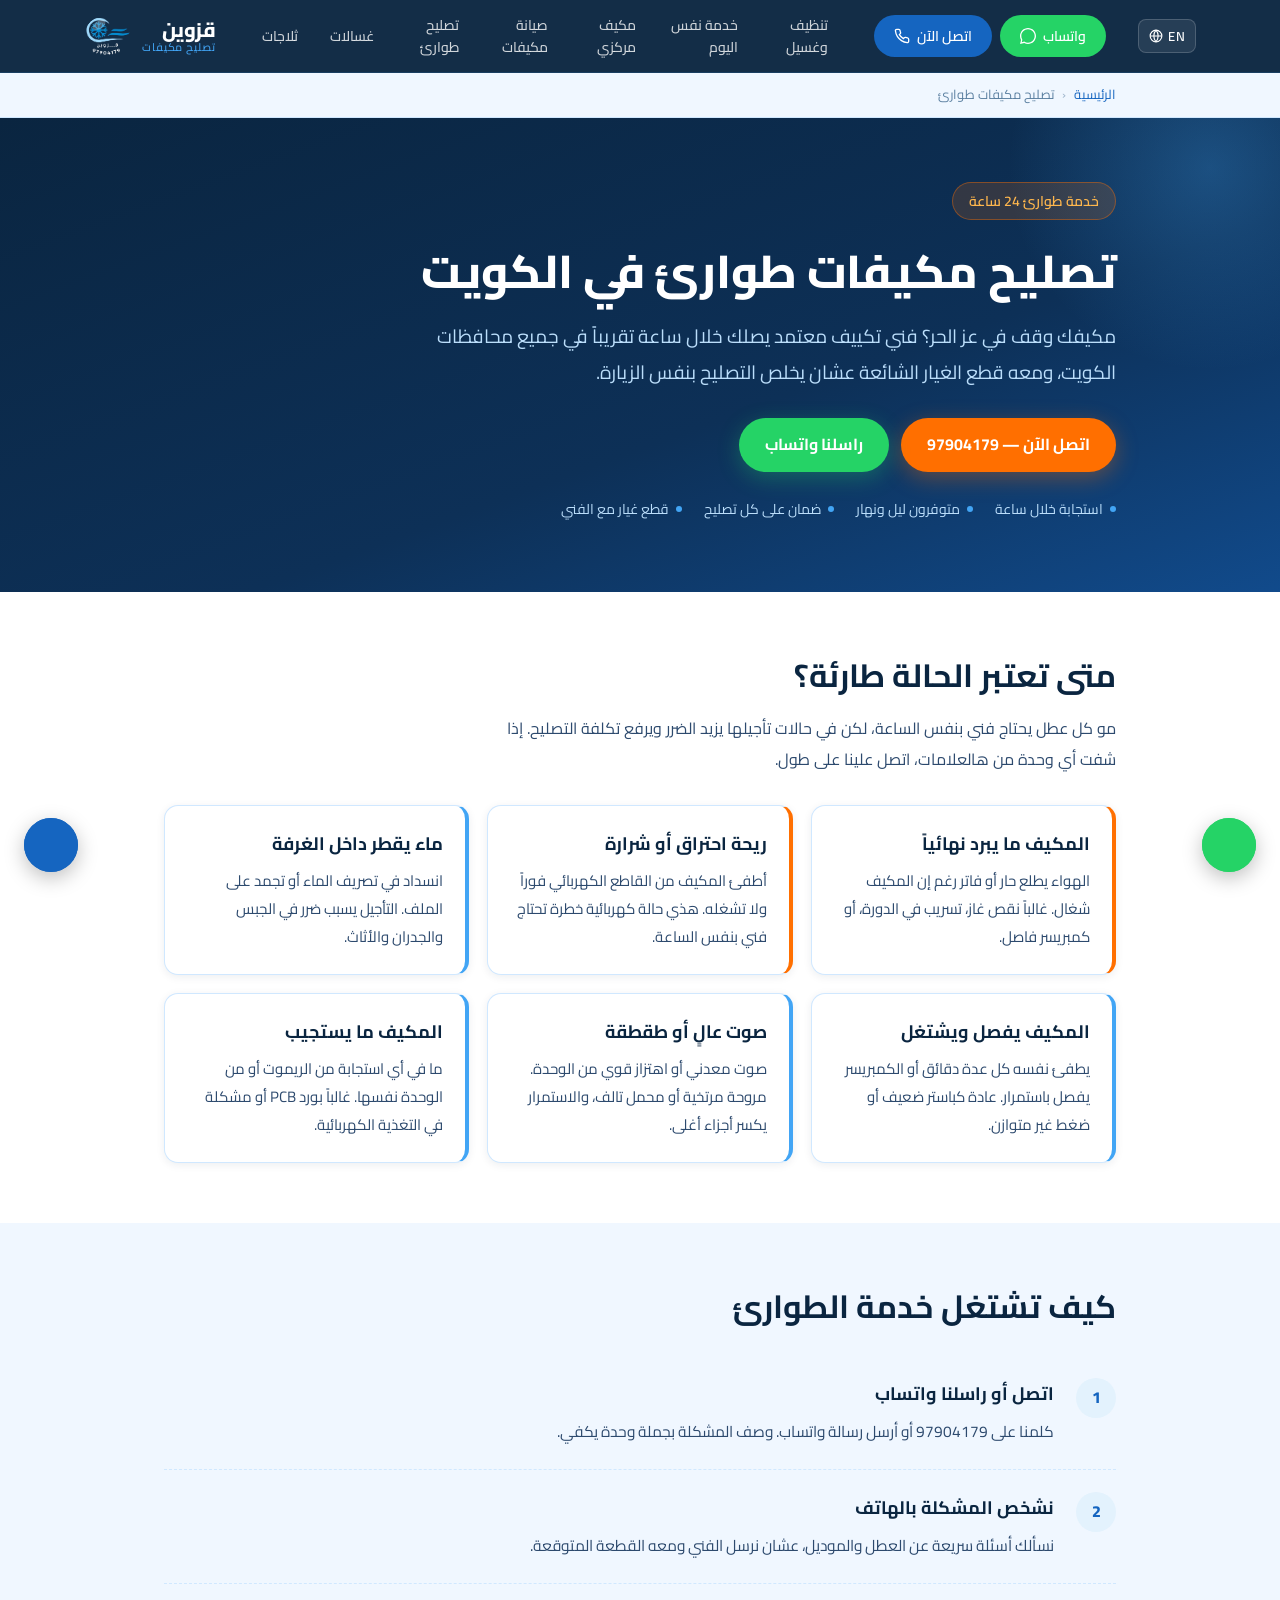
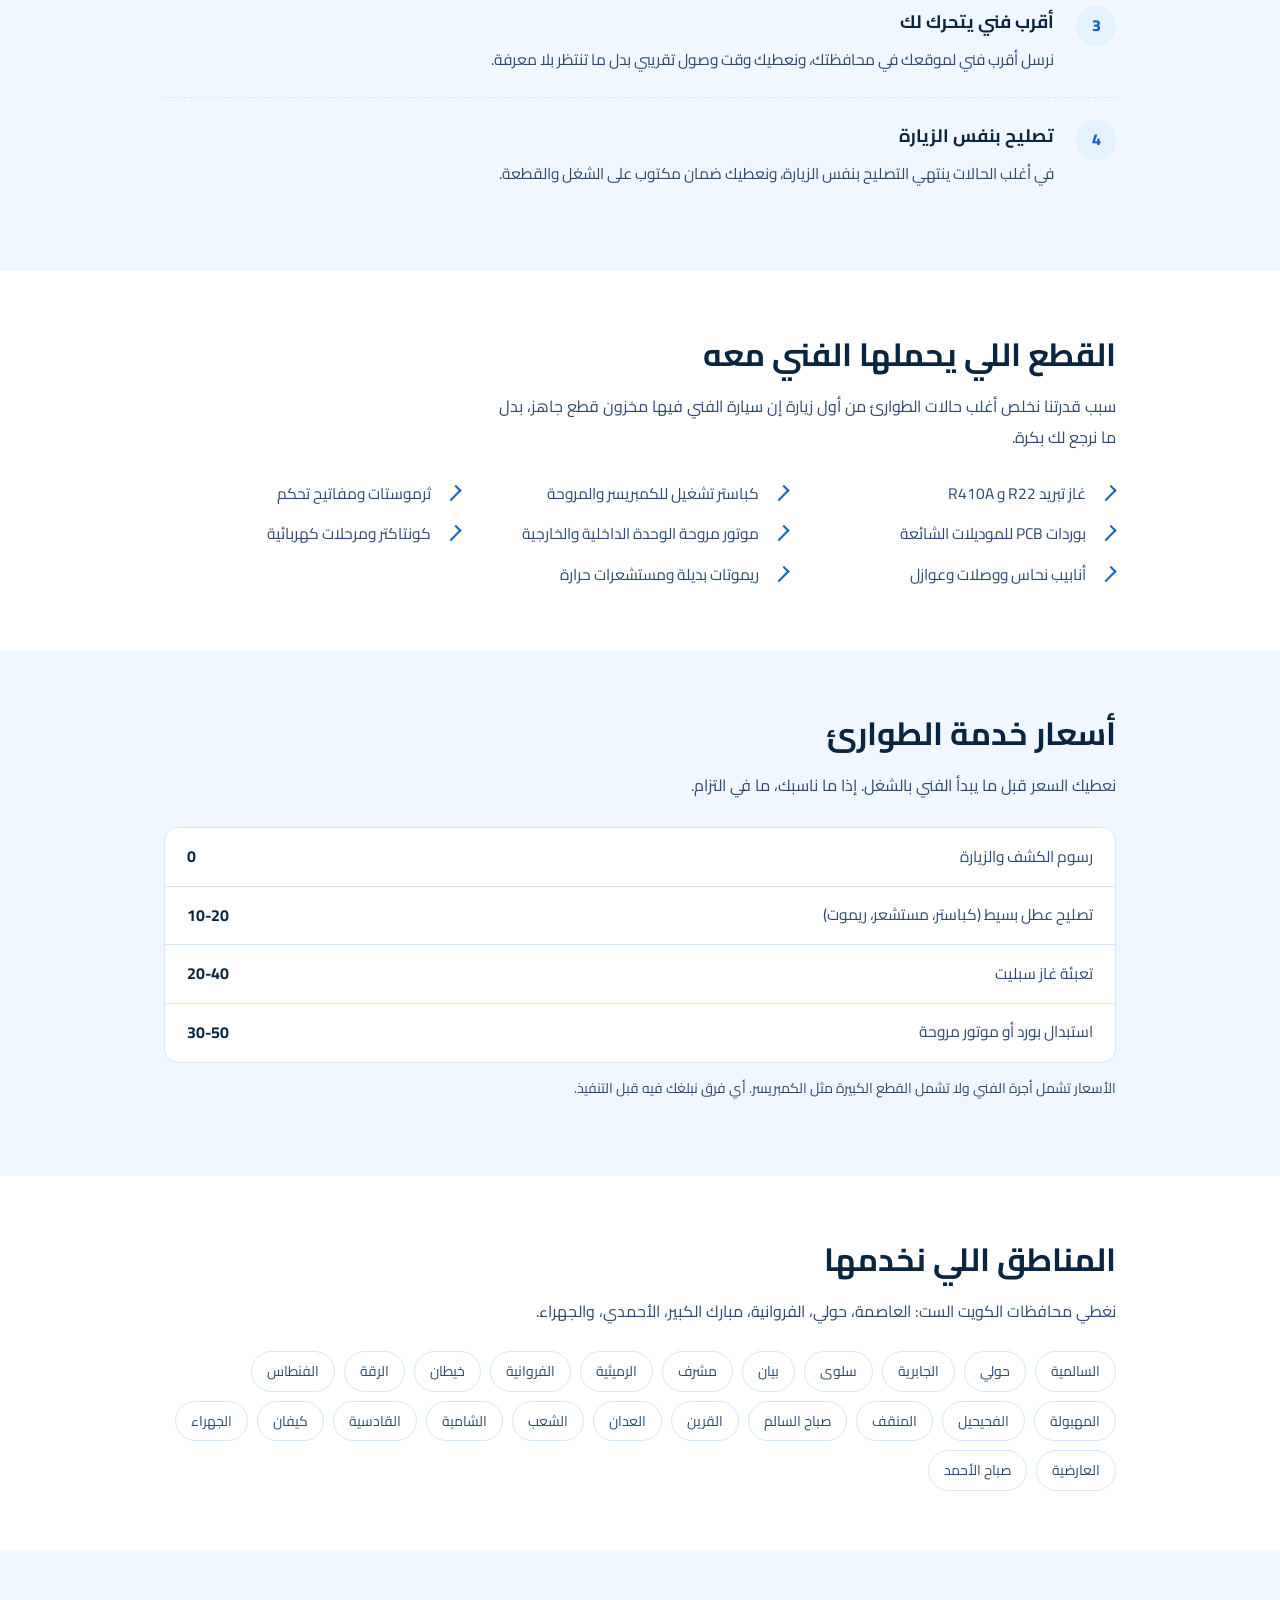
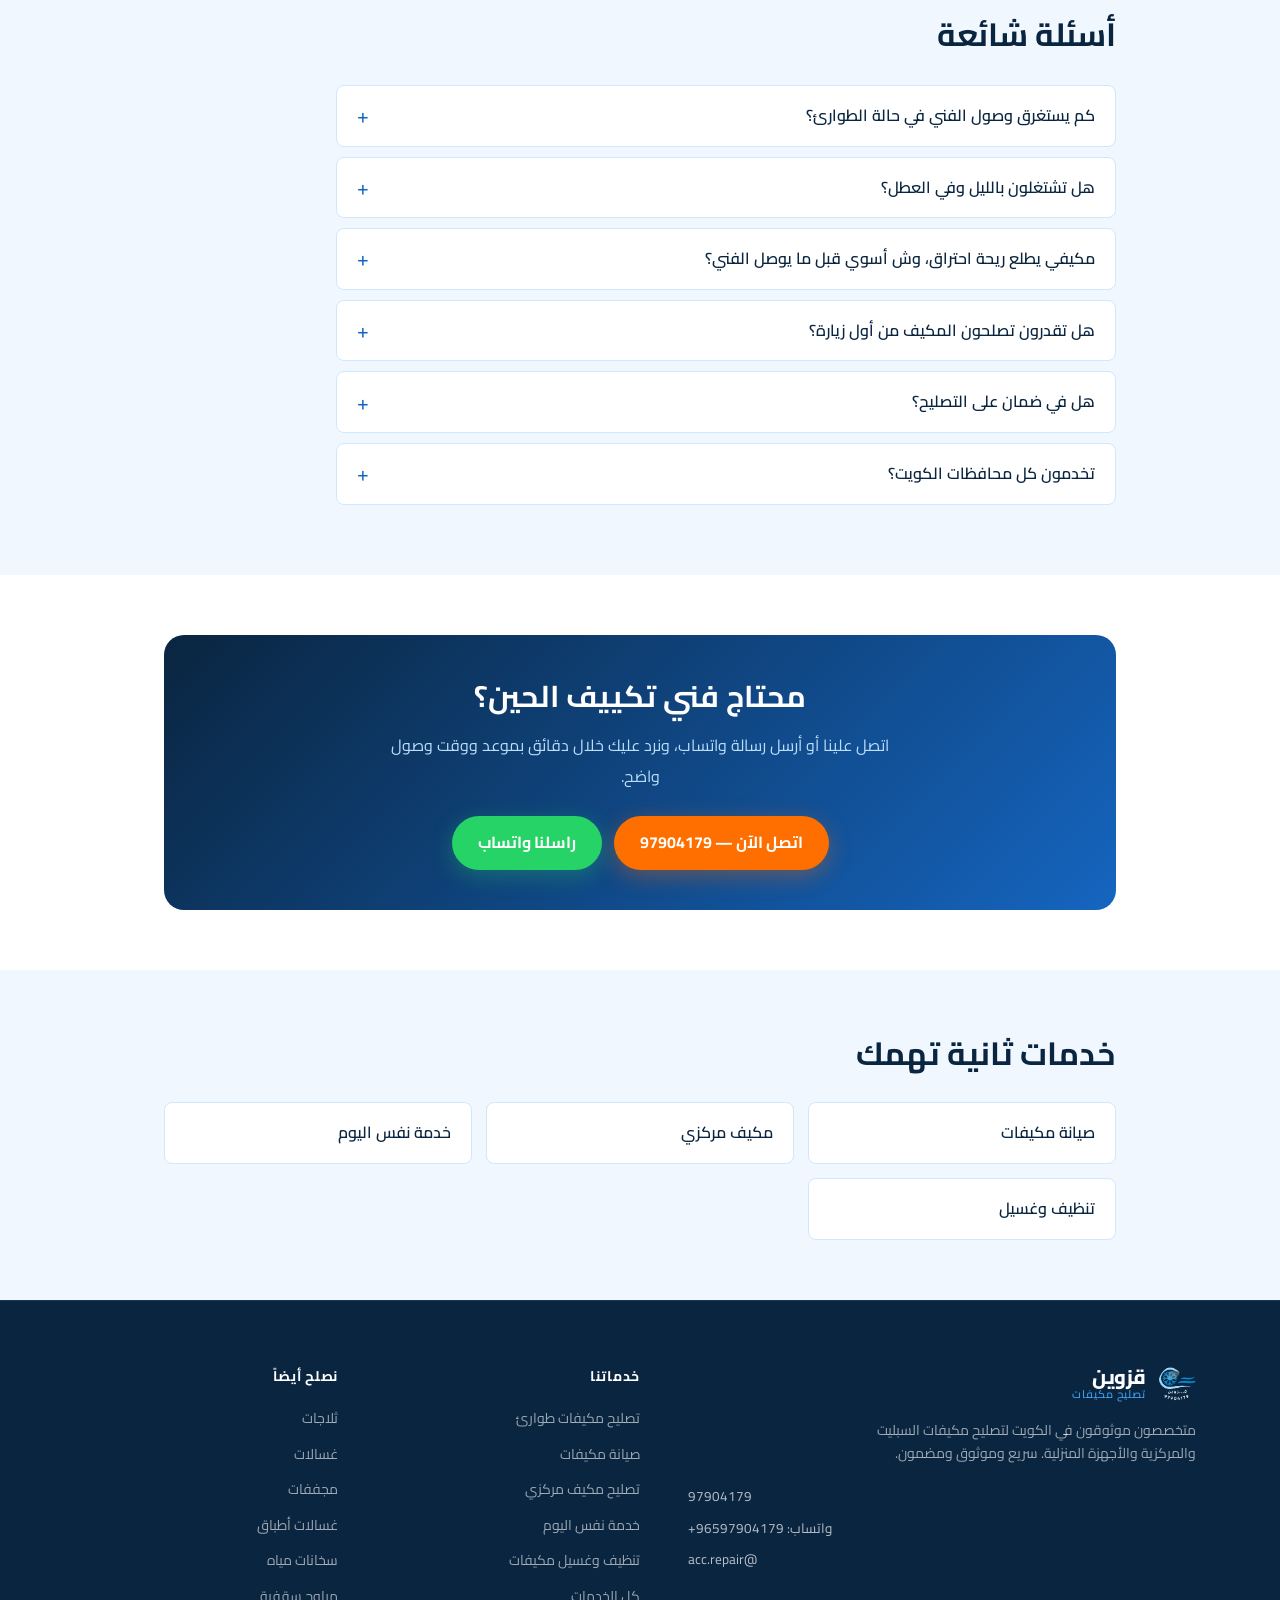
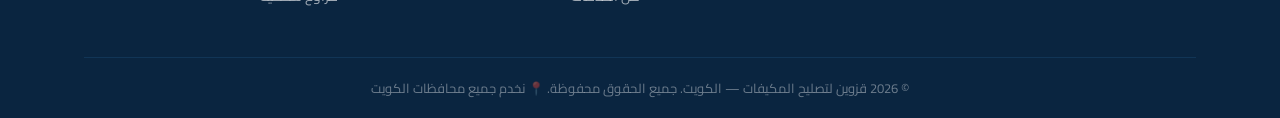
<file: emergency-ac-repair-kuwait.html>
<!DOCTYPE html>
<html lang="ar" dir="rtl">

<head>
  <!-- Google Tag Manager -->
  <script>(function(w,d,s,l,i){w[l]=w[l]||[];w[l].push({'gtm.start':
  new Date().getTime(),event:'gtm.js'});var f=d.getElementsByTagName(s)[0],
  j=d.createElement(s),dl=l!='dataLayer'?'&l='+l:'';j.async=true;j.src=
  'https://www.googletagmanager.com/gtm.js?id='+i+dl;f.parentNode.insertBefore(j,f);
  })(window,document,'script','dataLayer','GTM-M6X77CFB');</script>
  <!-- End Google Tag Manager -->

  <meta charset="UTF-8" />
  <meta name="viewport" content="width=device-width, initial-scale=1.0" />

  <title>تصليح مكيفات طوارئ في الكويت | فني تكييف خلال ساعة | 97904179</title>
  <meta name="description" content="خدمة تصليح مكيفات طوارئ على مدار 24 ساعة في جميع محافظات الكويت. فني تكييف معتمد يصلك خلال ساعة ومعه قطع الغيار، وتصليح مضمون بنفس الزيارة. اتصل 97904179." />
  <meta name="keywords" content="تصليح مكيفات طوارئ الكويت, فني تكييف الكويت, تصليح مكيف, فني تكييف طوارئ, تصليح مكيفات 24 ساعة" />
  <meta name="author" content="قزوين لتصليح المكيفات الكويت" />
  <meta name="robots" content="index, follow" />
  <meta name="language" content="Arabic" />
  <link rel="canonical" href="https://www.qazwinacrepair.com/emergency-ac-repair-kuwait.html" />

  <meta property="og:type" content="website" />
  <meta property="og:url" content="https://www.qazwinacrepair.com/emergency-ac-repair-kuwait.html" />
  <meta property="og:title" content="تصليح مكيفات طوارئ في الكويت | فني تكييف خلال ساعة | 97904179" />
  <meta property="og:description" content="خدمة تصليح مكيفات طوارئ على مدار 24 ساعة في جميع محافظات الكويت. فني تكييف معتمد يصلك خلال ساعة ومعه قطع الغيار، وتصليح مضمون بنفس الزيارة. اتصل 97904179." />
  <meta property="og:image" content="https://www.qazwinacrepair.com/images/logo.webp" />
  <meta property="og:locale" content="ar_KW" />
  <meta property="og:site_name" content="قزوين لتصليح المكيفات الكويت" />
  <meta name="twitter:card" content="summary_large_image" />
  <meta name="twitter:title" content="تصليح مكيفات طوارئ في الكويت | فني تكييف خلال ساعة | 97904179" />
  <meta name="twitter:description" content="خدمة تصليح مكيفات طوارئ على مدار 24 ساعة في جميع محافظات الكويت. فني تكييف معتمد يصلك خلال ساعة ومعه قطع الغيار، وتصليح مضمون بنفس الزيارة. اتصل 97904179." />

  <meta name="theme-color" content="#0A2540" />
  <meta name="geo.region" content="KW" />
  <meta name="geo.placename" content="Kuwait" />
  <meta name="geo.position" content="29.3759;47.9774" />
  <meta name="ICBM" content="29.3759, 47.9774" />

  <link rel="apple-touch-icon" sizes="180x180" href="/apple-touch-icon.png">
  <link rel="icon" type="image/png" sizes="32x32" href="/favicon-32x32.png">
  <link rel="icon" type="image/png" sizes="16x16" href="/favicon-16x16.png">
  <link rel="manifest" href="/site.webmanifest">

  <link rel="preconnect" href="https://fonts.googleapis.com" />
  <link rel="preconnect" href="https://fonts.gstatic.com" crossorigin />
  <link rel="stylesheet" href="https://fonts.googleapis.com/css2?family=Cairo:wght@400;600;700;800&display=swap" />

  <link rel="stylesheet" href="/styles.css" />
  <link rel="stylesheet" href="/landing.css" />

  <script type="application/ld+json">
{
  "@context": "https://schema.org",
  "@graph": [
    {
      "@type": "Service",
      "name": "تصليح مكيفات طوارئ",
      "serviceType": "تصليح مكيفات طوارئ",
      "description": "خدمة تصليح مكيفات طوارئ على مدار 24 ساعة في جميع محافظات الكويت. فني تكييف معتمد يصلك خلال ساعة ومعه قطع الغيار، وتصليح مضمون بنفس الزيارة. اتصل 97904179.",
      "url": "https://www.qazwinacrepair.com/emergency-ac-repair-kuwait.html",
      "areaServed": [
        {
          "@type": "AdministrativeArea",
          "name": "العاصمة"
        },
        {
          "@type": "AdministrativeArea",
          "name": "حولي"
        },
        {
          "@type": "AdministrativeArea",
          "name": "الفروانية"
        },
        {
          "@type": "AdministrativeArea",
          "name": "مبارك الكبير"
        },
        {
          "@type": "AdministrativeArea",
          "name": "الأحمدي"
        },
        {
          "@type": "AdministrativeArea",
          "name": "الجهراء"
        }
      ],
      "availableLanguage": [
        "ar",
        "en"
      ],
      "provider": {
        "@type": "LocalBusiness",
        "name": "قزوين لتصليح المكيفات الكويت",
        "alternateName": "Qazwin AC Repair Kuwait",
        "telephone": "+96597904179",
        "url": "https://www.qazwinacrepair.com/",
        "image": "https://www.qazwinacrepair.com/images/logo.webp",
        "priceRange": "$$",
        "address": {
          "@type": "PostalAddress",
          "addressCountry": "KW",
          "addressLocality": "Kuwait City",
          "addressRegion": "Kuwait"
        },
        "geo": {
          "@type": "GeoCoordinates",
          "latitude": 29.3759,
          "longitude": 47.9774
        },
        "openingHoursSpecification": [
          {
            "@type": "OpeningHoursSpecification",
            "dayOfWeek": [
              "Monday",
              "Tuesday",
              "Wednesday",
              "Thursday",
              "Friday",
              "Saturday",
              "Sunday"
            ],
            "opens": "00:00",
            "closes": "23:59"
          }
        ]
      }
    },
    {
      "@type": "FAQPage",
      "mainEntity": [
        {
          "@type": "Question",
          "name": "كم يستغرق وصول الفني في حالة الطوارئ؟",
          "acceptedAnswer": {
            "@type": "Answer",
            "text": "في أغلب مناطق العاصمة وحولي والفروانية يصل الفني خلال ساعة تقريباً. المناطق البعيدة مثل الجهراء والوفرة قد تحتاج وقت أطول، ونبلغك بالوقت المتوقع أثناء المكالمة."
          }
        },
        {
          "@type": "Question",
          "name": "هل تشتغلون بالليل وفي العطل؟",
          "acceptedAnswer": {
            "@type": "Answer",
            "text": "نعم، خدمة الطوارئ متاحة على مدار اليوم بما فيها الجمعة والعطل الرسمية. أعطال الصيف ما تنتظر دوام."
          }
        },
        {
          "@type": "Question",
          "name": "مكيفي يطلع ريحة احتراق، وش أسوي قبل ما يوصل الفني؟",
          "acceptedAnswer": {
            "@type": "Answer",
            "text": "أطفئ المكيف من القاطع الكهربائي مباشرة ولا تعيد تشغيله. لا تحاول فتح الغطاء بنفسك. اتصل علينا وأخبرنا إنها حالة كهربائية عشان نرسل فني كهرباء تكييف."
          }
        },
        {
          "@type": "Question",
          "name": "هل تقدرون تصلحون المكيف من أول زيارة؟",
          "acceptedAnswer": {
            "@type": "Answer",
            "text": "في أغلب الحالات نعم، لأن الفني يحمل قطع الغيار الشائعة. إذا احتاج العطل قطعة غير متوفرة مثل كمبريسر لموديل نادر، نبلغك بالمدة والسعر قبل ما نطلبها."
          }
        },
        {
          "@type": "Question",
          "name": "هل في ضمان على التصليح؟",
          "acceptedAnswer": {
            "@type": "Answer",
            "text": "نعم، كل تصليح عليه ضمان. إذا رجع نفس العطل خلال فترة الضمان، نرجع نصلحه بدون رسوم إضافية."
          }
        },
        {
          "@type": "Question",
          "name": "تخدمون كل محافظات الكويت؟",
          "acceptedAnswer": {
            "@type": "Answer",
            "text": "نعم، نغطي العاصمة وحولي والفروانية ومبارك الكبير والأحمدي والجهراء."
          }
        }
      ]
    },
    {
      "@type": "BreadcrumbList",
      "itemListElement": [
        {
          "@type": "ListItem",
          "position": 1,
          "name": "الرئيسية",
          "item": "https://www.qazwinacrepair.com/?lang=ar"
        },
        {
          "@type": "ListItem",
          "position": 2,
          "name": "تصليح مكيفات طوارئ",
          "item": "https://www.qazwinacrepair.com/emergency-ac-repair-kuwait.html"
        }
      ]
    }
  ]
}
  </script>
</head>

<body>
  <noscript><iframe src="https://www.googletagmanager.com/ns.html?id=GTM-M6X77CFB" height="0" width="0" style="display:none;visibility:hidden"></iframe></noscript>

  <header class="navbar" id="navbar" role="banner">
    <div class="nav-container">

      <a href="/?lang=ar#home" class="nav-brand" aria-label="قزوين لتصليح المكيفات - الرئيسية">
        <div class="logo-sphere">
          <img src="/images/logo.webp" alt="قزوين لتصليح المكيفات الكويت" class="logo-img"
            onerror="this.style.display='none'; this.parentElement.querySelector('.logo-fallback').style.display='flex'" />
          <div class="logo-fallback" aria-hidden="true">Q</div>
        </div>
        <div class="brand-text">
          <span class="brand-name">قزوين</span>
          <span class="brand-sub">تصليح مكيفات</span>
        </div>
      </a>

      <nav class="nav-links" aria-label="التنقل الرئيسي">
        <a href="/fridge-repair-kuwait.html" class="nav-link">ثلاجات</a>
        <a href="/washing-machine-repair-kuwait.html" class="nav-link">غسالات</a>
        <a href="/emergency-ac-repair-kuwait.html" class="nav-link active">تصليح طوارئ</a>
        <a href="/ac-maintenance-kuwait.html" class="nav-link">صيانة مكيفات</a>
        <a href="/central-ac-repair-kuwait.html" class="nav-link">مكيف مركزي</a>
        <a href="/same-day-ac-service-kuwait.html" class="nav-link">خدمة نفس اليوم</a>
        <a href="/ac-cleaning-kuwait.html" class="nav-link">تنظيف وغسيل</a>
      </nav>

      <div class="nav-cta">
        <a href="tel:97904179" class="btn-call" aria-label="اتصل بقزوين لتصليح المكيفات">
          <svg width="16" height="16" viewBox="0 0 24 24" fill="none" stroke="currentColor" stroke-width="2" aria-hidden="true"><path d="M22 16.92v3a2 2 0 01-2.18 2 19.79 19.79 0 01-8.63-3.07 19.5 19.5 0 01-6-6A19.79 19.79 0 012.12 4.18 2 2 0 014.11 2h3a2 2 0 012 1.72c.127.96.361 1.903.7 2.81a2 2 0 01-.45 2.11L8.09 9.91a16 16 0 006 6l1.27-1.27a2 2 0 012.11-.45c.907.339 1.85.573 2.81.7A2 2 0 0122 16.92z"/></svg>
          <span>اتصل الآن</span>
        </a>
        <a href="https://wa.me/96597904179?text=%D8%A7%D9%84%D8%B3%D9%84%D8%A7%D9%85%20%D8%B9%D9%84%D9%8A%D9%83%D9%85%D8%8C%20%D8%A3%D8%A8%D8%BA%D9%89%20%D9%81%D9%86%D9%8A%20%D8%AA%D9%83%D9%8A%D9%8A%D9%81" target="_blank" rel="noopener noreferrer" class="btn-whatsapp" aria-label="واتساب">
          <svg width="16" height="16" viewBox="0 0 24 24" fill="currentColor" aria-hidden="true"><path d="M12 0C5.373 0 0 5.373 0 12c0 2.122.554 4.118 1.528 5.855L.057 23.998l6.305-1.654A11.937 11.937 0 0012 24c6.627 0 12-5.373 12-12S18.627 0 12 0zm0 22c-1.891 0-3.657-.495-5.188-1.36l-.371-.22-3.844 1.008.971-3.744-.242-.385A9.94 9.94 0 012 12C2 6.477 6.477 2 12 2s10 4.477 10 10-4.477 10-10 10z"/></svg>
          <span>واتساب</span>
        </a>
      </div>

      <div class="nav-right-controls">
        <div class="lang-switcher">
          <a class="lang-btn" href="/?lang=en" hreflang="en" aria-label="Switch to English">
            <svg width="14" height="14" viewBox="0 0 24 24" fill="none" stroke="currentColor" stroke-width="2" aria-hidden="true"><circle cx="12" cy="12" r="10"/><path d="M2 12h20M12 2a15.3 15.3 0 010 20M12 2a15.3 15.3 0 000 20"/></svg>
            <span>EN</span>
          </a>
        </div>
        <button class="hamburger" id="hamburger" aria-label="فتح القائمة" aria-expanded="false">
          <span></span><span></span><span></span>
        </button>
      </div>

    </div>

    <div class="mobile-menu" id="mobileMenu" aria-hidden="true">
      <a href="/fridge-repair-kuwait.html" class="mob-link">تصليح ثلاجات</a>
      <a href="/washing-machine-repair-kuwait.html" class="mob-link">تصليح غسالات</a>
      <a href="/emergency-ac-repair-kuwait.html" class="mob-link">تصليح طوارئ</a>
      <a href="/ac-maintenance-kuwait.html" class="mob-link">صيانة مكيفات</a>
      <a href="/central-ac-repair-kuwait.html" class="mob-link">مكيف مركزي</a>
      <a href="/same-day-ac-service-kuwait.html" class="mob-link">خدمة نفس اليوم</a>
      <a href="/ac-cleaning-kuwait.html" class="mob-link">تنظيف وغسيل</a>
      <div class="mob-cta">
        <a href="tel:97904179" class="btn-call"><span>اتصل الآن</span></a>
        <a href="https://wa.me/96597904179?text=%D8%A7%D9%84%D8%B3%D9%84%D8%A7%D9%85%20%D8%B9%D9%84%D9%8A%D9%83%D9%85%D8%8C%20%D8%A3%D8%A8%D8%BA%D9%89%20%D9%81%D9%86%D9%8A%20%D8%AA%D9%83%D9%8A%D9%8A%D9%81" target="_blank" rel="noopener noreferrer" class="btn-whatsapp"><span>واتساب</span></a>
      </div>
    </div>
  </header>

  <nav class="lp-crumb" aria-label="مسار التنقل">
    <ol>
      <li><a href="/?lang=ar#home">الرئيسية</a></li>
      <li>تصليح مكيفات طوارئ</li>
    </ol>
  </nav>

  <main>
    <section class="lp-hero">
      <div class="lp-wrap">
        <span class="lp-kicker">خدمة طوارئ 24 ساعة</span>
        <h1>تصليح مكيفات طوارئ في الكويت</h1>
        <p class="lp-lede">مكيفك وقف في عز الحر؟ فني تكييف معتمد يصلك خلال ساعة تقريباً في جميع محافظات الكويت، ومعه قطع الغيار الشائعة عشان يخلص التصليح بنفس الزيارة.</p>
        <div class="lp-hero-btns">
          <a href="tel:97904179" class="lp-btn lp-btn-call">اتصل الآن — 97904179</a>
          <a href="https://wa.me/96597904179?text=%D8%A7%D9%84%D8%B3%D9%84%D8%A7%D9%85%20%D8%B9%D9%84%D9%8A%D9%83%D9%85%D8%8C%20%D8%A3%D8%A8%D8%BA%D9%89%20%D9%81%D9%86%D9%8A%20%D8%AA%D9%83%D9%8A%D9%8A%D9%81" target="_blank" rel="noopener noreferrer" class="lp-btn lp-btn-wa">راسلنا واتساب</a>
        </div>
        <div class="lp-trust">
        <span><i></i>استجابة خلال ساعة</span>
        <span><i></i>متوفرون ليل ونهار</span>
        <span><i></i>ضمان على كل تصليح</span>
        <span><i></i>قطع غيار مع الفني</span>
        </div>
      </div>
    </section>

  <section class="lp-sec">
    <div class="lp-wrap">
      <h2>متى تعتبر الحالة طارئة؟</h2>
      <p>مو كل عطل يحتاج فني بنفس الساعة، لكن في حالات تأجيلها يزيد الضرر ويرفع تكلفة التصليح. إذا شفت أي وحدة من هالعلامات، اتصل علينا على طول.</p>
      <div class="lp-cards">
        <article class="lp-card hot"><h3>المكيف ما يبرد نهائياً</h3><p>الهواء يطلع حار أو فاتر رغم إن المكيف شغال. غالباً نقص غاز، تسريب في الدورة، أو كمبريسر فاصل.</p></article>
        <article class="lp-card hot"><h3>ريحة احتراق أو شرارة</h3><p>أطفئ المكيف من القاطع الكهربائي فوراً ولا تشغله. هذي حالة كهربائية خطرة تحتاج فني بنفس الساعة.</p></article>
        <article class="lp-card"><h3>ماء يقطر داخل الغرفة</h3><p>انسداد في تصريف الماء أو تجمد على الملف. التأجيل يسبب ضرر في الجبس والجدران والأثاث.</p></article>
        <article class="lp-card"><h3>المكيف يفصل ويشتغل</h3><p>يطفئ نفسه كل عدة دقائق أو الكمبريسر يفصل باستمرار. عادة كباستر ضعيف أو ضغط غير متوازن.</p></article>
        <article class="lp-card"><h3>صوت عالٍ أو طقطقة</h3><p>صوت معدني أو اهتزاز قوي من الوحدة. مروحة مرتخية أو محمل تالف، والاستمرار يكسر أجزاء أغلى.</p></article>
        <article class="lp-card"><h3>المكيف ما يستجيب</h3><p>ما في أي استجابة من الريموت أو من الوحدة نفسها. غالباً بورد PCB أو مشكلة في التغذية الكهربائية.</p></article>
      </div>
    </div>
  </section>
  <section class="lp-sec alt">
    <div class="lp-wrap">
      <h2>كيف تشتغل خدمة الطوارئ</h2>
      <div class="lp-steps">
        <div class="lp-step"><h3>اتصل أو راسلنا واتساب</h3><p>كلمنا على 97904179 أو أرسل رسالة واتساب. وصف المشكلة بجملة وحدة يكفي.</p></div>
        <div class="lp-step"><h3>نشخص المشكلة بالهاتف</h3><p>نسألك أسئلة سريعة عن العطل والموديل، عشان نرسل الفني ومعه القطعة المتوقعة.</p></div>
        <div class="lp-step"><h3>أقرب فني يتحرك لك</h3><p>نرسل أقرب فني لموقعك في محافظتك، ونعطيك وقت وصول تقريبي بدل ما تنتظر بلا معرفة.</p></div>
        <div class="lp-step"><h3>تصليح بنفس الزيارة</h3><p>في أغلب الحالات ينتهي التصليح بنفس الزيارة، ونعطيك ضمان مكتوب على الشغل والقطعة.</p></div>
      </div>
    </div>
  </section>
  <section class="lp-sec">
    <div class="lp-wrap">
      <h2>القطع اللي يحملها الفني معه</h2>
      <p>سبب قدرتنا نخلص أغلب حالات الطوارئ من أول زيارة إن سيارة الفني فيها مخزون قطع جاهز، بدل ما نرجع لك بكرة.</p>
      <ul class="lp-check">
        <li>غاز تبريد R22 و R410A</li>
        <li>كباستر تشغيل للكمبريسر والمروحة</li>
        <li>ثرموستات ومفاتيح تحكم</li>
        <li>بوردات PCB للموديلات الشائعة</li>
        <li>موتور مروحة الوحدة الداخلية والخارجية</li>
        <li>كونتاكتر ومرحلات كهربائية</li>
        <li>أنابيب نحاس ووصلات وعوازل</li>
        <li>ريموتات بديلة ومستشعرات حرارة</li>
      </ul>
    </div>
  </section>
  <section class="lp-sec alt">
    <div class="lp-wrap">
      <h2>أسعار خدمة الطوارئ</h2>
      <p>نعطيك السعر قبل ما يبدأ الفني بالشغل. إذا ما ناسبك، ما في التزام.</p>
      <div class="lp-price">
        <div class="lp-price-row"><span>رسوم الكشف والزيارة</span><b>0</b></div>
        <div class="lp-price-row"><span>تصليح عطل بسيط (كباستر، مستشعر، ريموت)</span><b>10-20</b></div>
        <div class="lp-price-row"><span>تعبئة غاز سبليت</span><b>20-40</b></div>
        <div class="lp-price-row"><span>استبدال بورد أو موتور مروحة</span><b>30-50</b></div>
      </div>
      <p class="lp-note">الأسعار تشمل أجرة الفني ولا تشمل القطع الكبيرة مثل الكمبريسر. أي فرق نبلغك فيه قبل التنفيذ.</p>
    </div>
  </section>

    <section class="lp-sec">
      <div class="lp-wrap">
        <h2>المناطق اللي نخدمها</h2>
        <p>نغطي محافظات الكويت الست: العاصمة، حولي، الفروانية، مبارك الكبير، الأحمدي، والجهراء.</p>
        <div class="lp-chips">
        <span>السالمية</span>
        <span>حولي</span>
        <span>الجابرية</span>
        <span>سلوى</span>
        <span>بيان</span>
        <span>مشرف</span>
        <span>الرميثية</span>
        <span>الفروانية</span>
        <span>خيطان</span>
        <span>الرقة</span>
        <span>الفنطاس</span>
        <span>المهبولة</span>
        <span>الفحيحيل</span>
        <span>المنقف</span>
        <span>صباح السالم</span>
        <span>القرين</span>
        <span>العدان</span>
        <span>الشعب</span>
        <span>الشامية</span>
        <span>القادسية</span>
        <span>كيفان</span>
        <span>الجهراء</span>
        <span>العارضية</span>
        <span>صباح الأحمد</span>
        </div>
      </div>
    </section>

    <section class="lp-sec alt">
      <div class="lp-wrap">
        <h2>أسئلة شائعة</h2>
        <div class="lp-faq">
        <details>
          <summary>كم يستغرق وصول الفني في حالة الطوارئ؟</summary>
          <div class="lp-ans">في أغلب مناطق العاصمة وحولي والفروانية يصل الفني خلال ساعة تقريباً. المناطق البعيدة مثل الجهراء والوفرة قد تحتاج وقت أطول، ونبلغك بالوقت المتوقع أثناء المكالمة.</div>
        </details>
        <details>
          <summary>هل تشتغلون بالليل وفي العطل؟</summary>
          <div class="lp-ans">نعم، خدمة الطوارئ متاحة على مدار اليوم بما فيها الجمعة والعطل الرسمية. أعطال الصيف ما تنتظر دوام.</div>
        </details>
        <details>
          <summary>مكيفي يطلع ريحة احتراق، وش أسوي قبل ما يوصل الفني؟</summary>
          <div class="lp-ans">أطفئ المكيف من القاطع الكهربائي مباشرة ولا تعيد تشغيله. لا تحاول فتح الغطاء بنفسك. اتصل علينا وأخبرنا إنها حالة كهربائية عشان نرسل فني كهرباء تكييف.</div>
        </details>
        <details>
          <summary>هل تقدرون تصلحون المكيف من أول زيارة؟</summary>
          <div class="lp-ans">في أغلب الحالات نعم، لأن الفني يحمل قطع الغيار الشائعة. إذا احتاج العطل قطعة غير متوفرة مثل كمبريسر لموديل نادر، نبلغك بالمدة والسعر قبل ما نطلبها.</div>
        </details>
        <details>
          <summary>هل في ضمان على التصليح؟</summary>
          <div class="lp-ans">نعم، كل تصليح عليه ضمان. إذا رجع نفس العطل خلال فترة الضمان، نرجع نصلحه بدون رسوم إضافية.</div>
        </details>
        <details>
          <summary>تخدمون كل محافظات الكويت؟</summary>
          <div class="lp-ans">نعم، نغطي العاصمة وحولي والفروانية ومبارك الكبير والأحمدي والجهراء.</div>
        </details>
        </div>
      </div>
    </section>

    <section class="lp-sec">
      <div class="lp-wrap">
        <div class="lp-cta">
          <h2>محتاج فني تكييف الحين؟</h2>
          <p>اتصل علينا أو أرسل رسالة واتساب، ونرد عليك خلال دقائق بموعد ووقت وصول واضح.</p>
          <div class="lp-hero-btns">
            <a href="tel:97904179" class="lp-btn lp-btn-call">اتصل الآن — 97904179</a>
            <a href="https://wa.me/96597904179?text=%D8%A7%D9%84%D8%B3%D9%84%D8%A7%D9%85%20%D8%B9%D9%84%D9%8A%D9%83%D9%85%D8%8C%20%D8%A3%D8%A8%D8%BA%D9%89%20%D9%81%D9%86%D9%8A%20%D8%AA%D9%83%D9%8A%D9%8A%D9%81" target="_blank" rel="noopener noreferrer" class="lp-btn lp-btn-wa">راسلنا واتساب</a>
          </div>
        </div>
      </div>
    </section>

    <section class="lp-sec alt">
      <div class="lp-wrap">
        <h2>خدمات ثانية تهمك</h2>
        <div class="lp-related">
        <a href="/ac-maintenance-kuwait.html">صيانة مكيفات</a>
        <a href="/central-ac-repair-kuwait.html">مكيف مركزي</a>
        <a href="/same-day-ac-service-kuwait.html">خدمة نفس اليوم</a>
        <a href="/ac-cleaning-kuwait.html">تنظيف وغسيل</a>
        </div>
      </div>
    </section>
  </main>

  <footer class="footer" aria-label="تذييل الصفحة">
    <div class="footer-container">
      <div class="footer-grid">
        <div class="footer-brand">
          <div class="footer-logo">
            <div class="logo-sphere small">
              <img src="/images/logo.webp" alt="قزوين لتصليح المكيفات" class="logo-img"
                onerror="this.style.display='none'; this.parentElement.querySelector('.logo-fallback').style.display='flex'" />
              <div class="logo-fallback" aria-hidden="true">Q</div>
            </div>
            <div class="brand-text">
              <span class="brand-name">قزوين</span>
              <span class="brand-sub">تصليح مكيفات</span>
            </div>
          </div>
          <p class="footer-desc">متخصصون موثوقون في الكويت لتصليح مكيفات السبليت والمركزية والأجهزة المنزلية. سريع وموثوق ومضمون.</p>
          <div class="footer-contacts">
            <a href="tel:97904179" class="footer-contact-link">97904179</a>
            <a href="https://wa.me/96597904179" target="_blank" rel="noopener noreferrer" class="footer-contact-link">واتساب: 96597904179+</a>
            <a href="https://www.instagram.com/acc.repair" target="_blank" rel="noopener noreferrer" class="footer-contact-link">@acc.repair</a>
          </div>
        </div>

        <div class="footer-col">
          <h4 class="footer-col-title">خدماتنا</h4>
          <ul class="footer-list">
            <li><a href="/emergency-ac-repair-kuwait.html">تصليح مكيفات طوارئ</a></li>
            <li><a href="/ac-maintenance-kuwait.html">صيانة مكيفات</a></li>
            <li><a href="/central-ac-repair-kuwait.html">تصليح مكيف مركزي</a></li>
            <li><a href="/same-day-ac-service-kuwait.html">خدمة نفس اليوم</a></li>
            <li><a href="/ac-cleaning-kuwait.html">تنظيف وغسيل مكيفات</a></li>
            <li><a href="/?lang=ar#services">كل الخدمات</a></li>
          </ul>
        </div>

        <div class="footer-col">
          <h4 class="footer-col-title">نصلح أيضاً</h4>
          <ul class="footer-list">
            <li><a href="/fridge-repair-kuwait.html">ثلاجات</a></li>
            <li><a href="/washing-machine-repair-kuwait.html">غسالات</a></li>
            <li><a href="/?lang=ar#services">مجففات</a></li>
            <li><a href="/?lang=ar#services">غسالات أطباق</a></li>
            <li><a href="/?lang=ar#services">سخانات مياه</a></li>
            <li><a href="/?lang=ar#services">مراوح سقفية</a></li>
          </ul>
        </div>
      </div>

      <div class="footer-bottom">
        <p>© 2026 قزوين لتصليح المكيفات — الكويت. جميع الحقوق محفوظة. 📍 نخدم جميع محافظات الكويت</p>
      </div>
    </div>
  </footer>

  <a href="tel:97904179" class="float-call" aria-label="اتصل الآن">
    <svg width="22" height="22" viewBox="0 0 24 24" fill="none" stroke="white" stroke-width="2" aria-hidden="true"><path d="M22 16.92v3a2 2 0 01-2.18 2 19.79 19.79 0 01-8.63-3.07 19.5 19.5 0 01-6-6A19.79 19.79 0 012.12 4.18 2 2 0 014.11 2h3a2 2 0 012 1.72c.127.96.361 1.903.7 2.81a2 2 0 01-.45 2.11L8.09 9.91a16 16 0 006 6l1.27-1.27a2 2 0 012.11-.45c.907.339 1.85.573 2.81.7A2 2 0 0122 16.92z"/></svg>
  </a>
  <a href="https://wa.me/96597904179?text=%D8%A7%D9%84%D8%B3%D9%84%D8%A7%D9%85%20%D8%B9%D9%84%D9%8A%D9%83%D9%85%D8%8C%20%D8%A3%D8%A8%D8%BA%D9%89%20%D9%81%D9%86%D9%8A%20%D8%AA%D9%83%D9%8A%D9%8A%D9%81" target="_blank" rel="noopener noreferrer" class="float-wa" aria-label="واتساب">
    <svg width="24" height="24" viewBox="0 0 24 24" fill="white" aria-hidden="true"><path d="M12 0C5.373 0 0 5.373 0 12c0 2.122.554 4.118 1.528 5.855L.057 23.998l6.305-1.654A11.937 11.937 0 0012 24c6.627 0 12-5.373 12-12S18.627 0 12 0zm0 22c-1.891 0-3.657-.495-5.188-1.36l-.371-.22-3.844 1.008.971-3.744-.242-.385A9.94 9.94 0 012 12C2 6.477 6.477 2 12 2s10 4.477 10 10-4.477 10-10 10z"/></svg>
  </a>

  <script src="/main.js" defer></script>
</body>

</html>
</file>
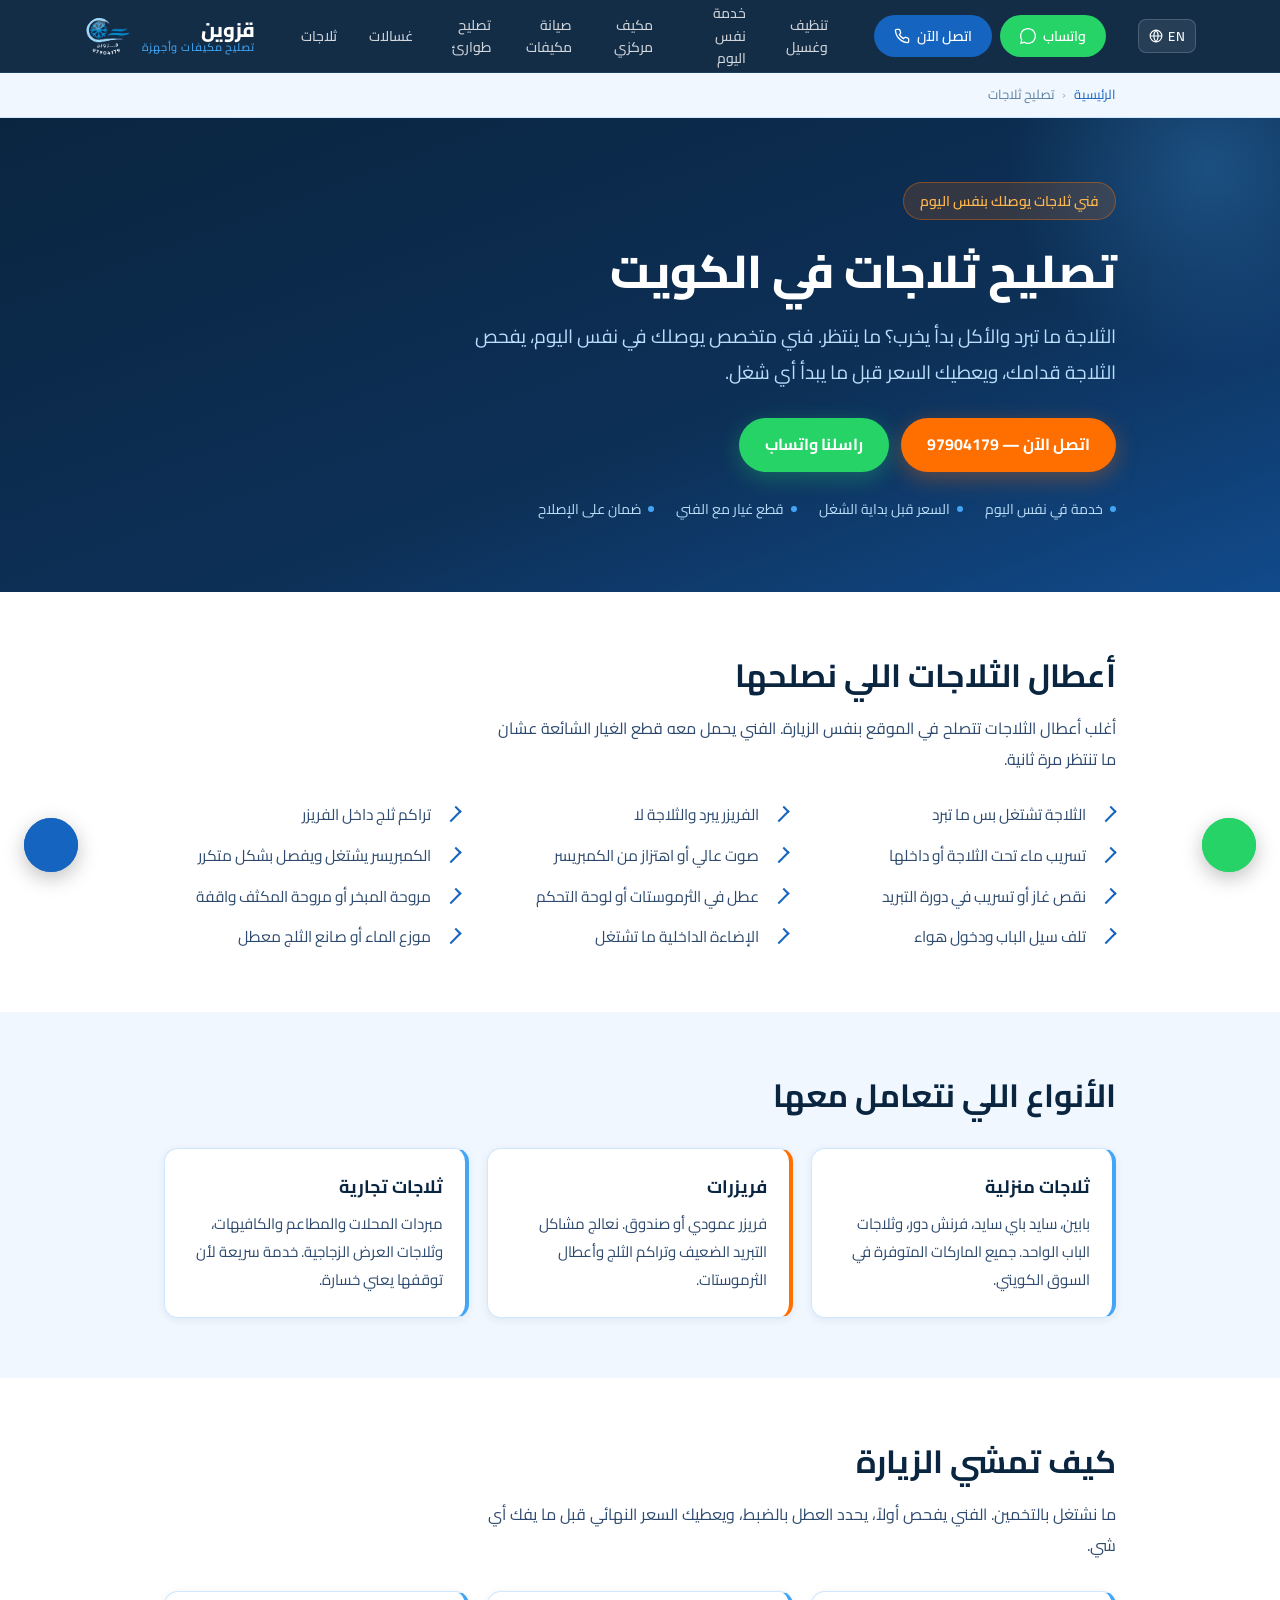
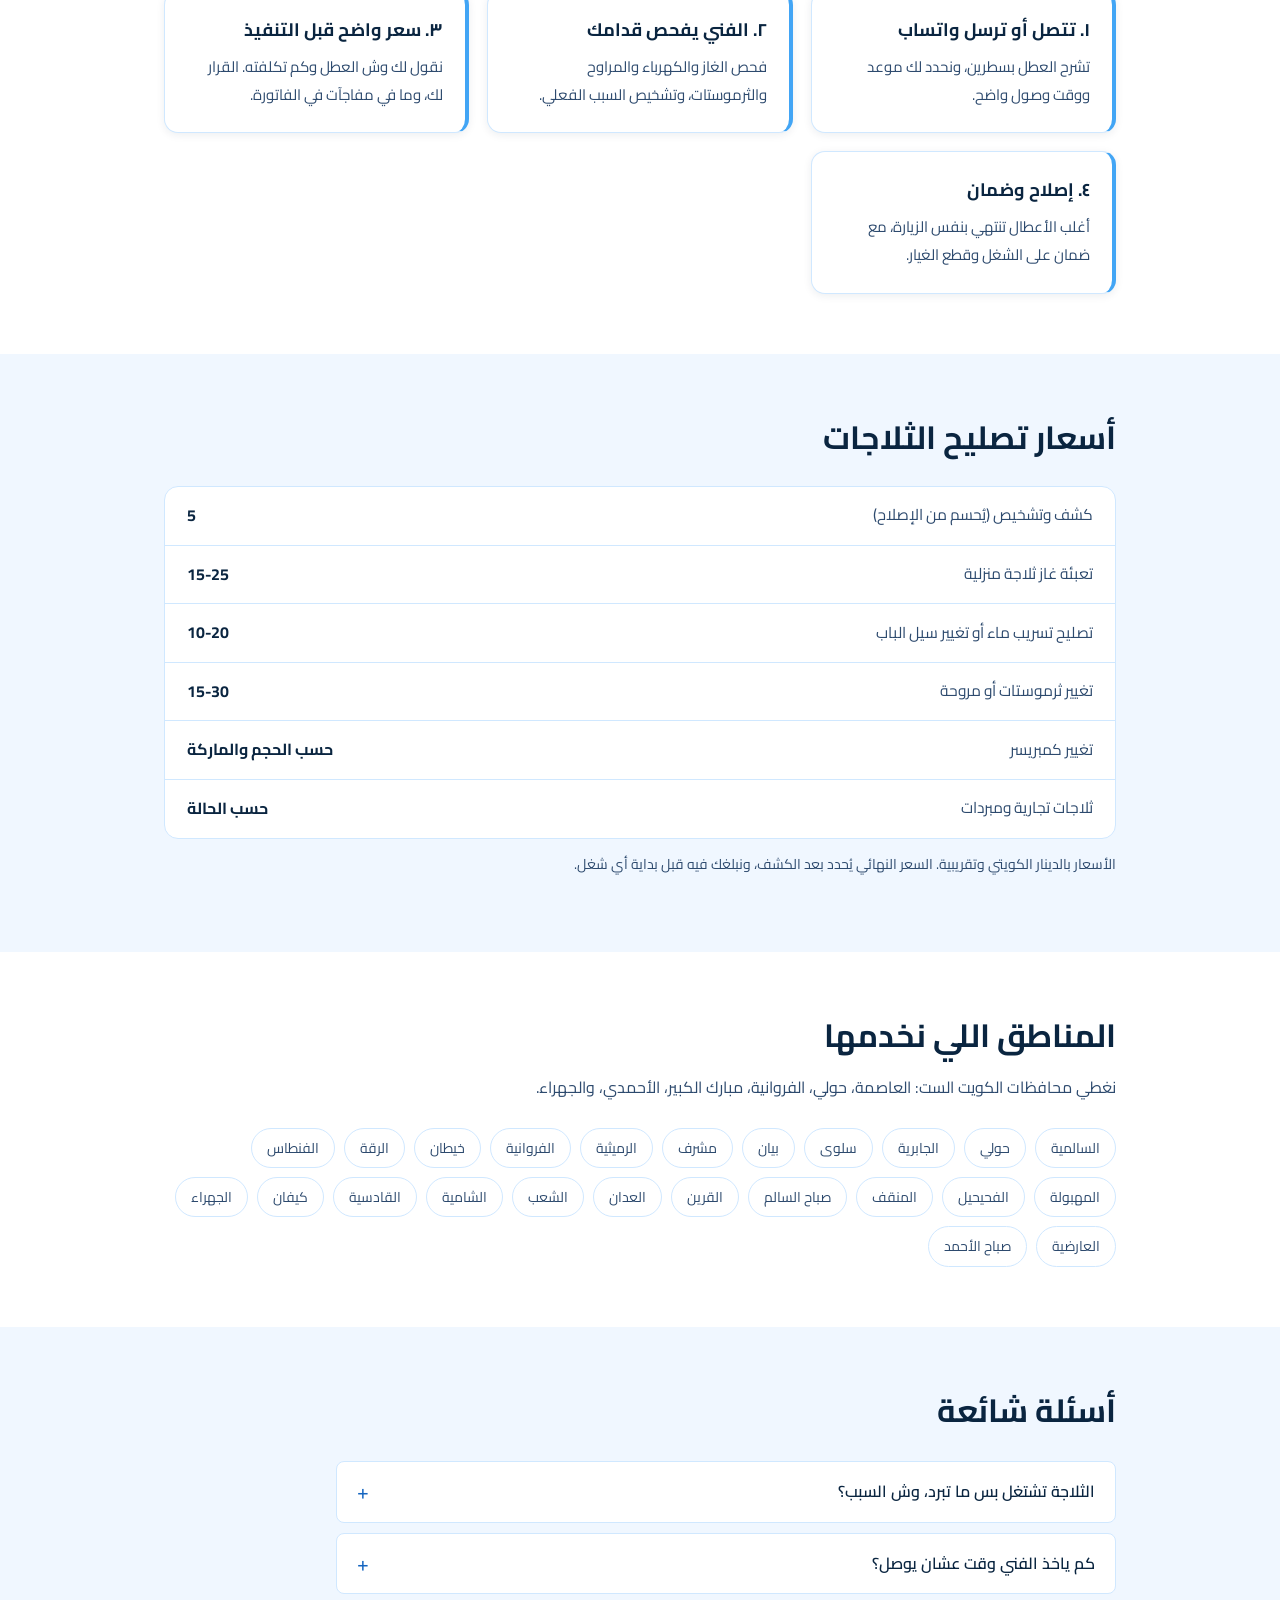
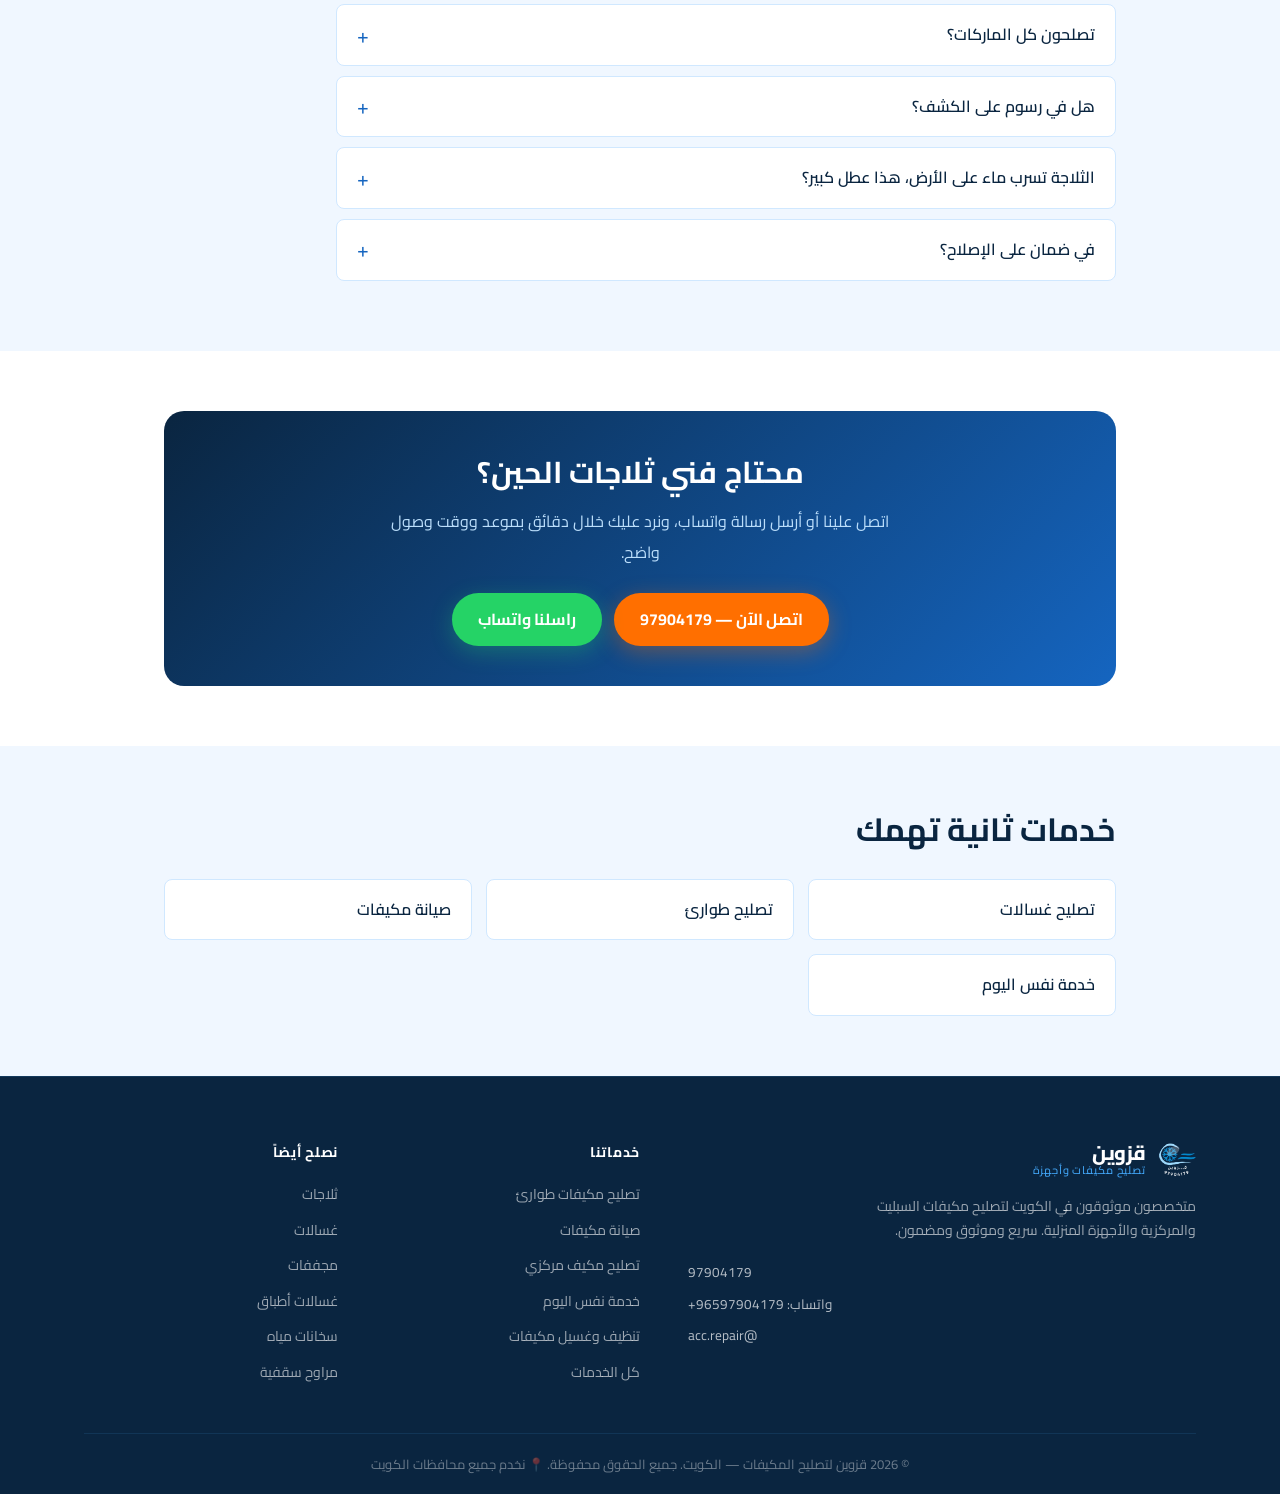
<file: fridge-repair-kuwait.html>
<!DOCTYPE html>
<html lang="ar" dir="rtl">

<head>
  <!-- Google Tag Manager -->
  <script>(function(w,d,s,l,i){w[l]=w[l]||[];w[l].push({'gtm.start':
  new Date().getTime(),event:'gtm.js'});var f=d.getElementsByTagName(s)[0],
  j=d.createElement(s),dl=l!='dataLayer'?'&l='+l:'';j.async=true;j.src=
  'https://www.googletagmanager.com/gtm.js?id='+i+dl;f.parentNode.insertBefore(j,f);
  })(window,document,'script','dataLayer','GTM-M6X77CFB');</script>
  <!-- End Google Tag Manager -->

  <meta charset="UTF-8" />
  <meta name="viewport" content="width=device-width, initial-scale=1.0" />

  <title>تصليح ثلاجات في الكويت | فني ثلاجات يوصلك اليوم | 97904179</title>
  <meta name="description" content="تصليح ثلاجات في الكويت لجميع الماركات. الثلاجة ما تبرد، تسرب ماء، أو صوت عالي؟ فني يوصلك بنفس اليوم مع قطع غيار وضمان على الإصلاح. اتصل 97904179." />
  <meta name="keywords" content="تصليح ثلاجات الكويت, صيانة ثلاجات, فني ثلاجات, تصليح فريزر الكويت, تصليح ثلاجة" />
  <meta name="author" content="قزوين لتصليح المكيفات والأجهزة الكويت" />
  <meta name="robots" content="index, follow" />
  <meta name="language" content="Arabic" />
  <link rel="canonical" href="https://www.qazwinacrepair.com/fridge-repair-kuwait.html" />

  <meta property="og:type" content="website" />
  <meta property="og:url" content="https://www.qazwinacrepair.com/fridge-repair-kuwait.html" />
  <meta property="og:title" content="تصليح ثلاجات في الكويت | فني ثلاجات يوصلك اليوم | 97904179" />
  <meta property="og:description" content="تصليح ثلاجات في الكويت لجميع الماركات. الثلاجة ما تبرد، تسرب ماء، أو صوت عالي؟ فني يوصلك بنفس اليوم مع قطع غيار وضمان على الإصلاح. اتصل 97904179." />
  <meta property="og:image" content="https://www.qazwinacrepair.com/images/logo.webp" />
  <meta property="og:locale" content="ar_KW" />
  <meta property="og:site_name" content="قزوين لتصليح المكيفات والأجهزة الكويت" />
  <meta name="twitter:card" content="summary_large_image" />
  <meta name="twitter:title" content="تصليح ثلاجات في الكويت | فني ثلاجات يوصلك اليوم | 97904179" />
  <meta name="twitter:description" content="تصليح ثلاجات في الكويت لجميع الماركات. الثلاجة ما تبرد، تسرب ماء، أو صوت عالي؟ فني يوصلك بنفس اليوم مع قطع غيار وضمان على الإصلاح. اتصل 97904179." />

  <meta name="theme-color" content="#0A2540" />
  <meta name="geo.region" content="KW" />
  <meta name="geo.placename" content="Kuwait" />
  <meta name="geo.position" content="29.3759;47.9774" />
  <meta name="ICBM" content="29.3759, 47.9774" />

  <link rel="apple-touch-icon" sizes="180x180" href="/apple-touch-icon.png">
  <link rel="icon" type="image/png" sizes="32x32" href="/favicon-32x32.png">
  <link rel="icon" type="image/png" sizes="16x16" href="/favicon-16x16.png">
  <link rel="manifest" href="/site.webmanifest">

  <link rel="preconnect" href="https://fonts.googleapis.com" />
  <link rel="preconnect" href="https://fonts.gstatic.com" crossorigin />
  <link rel="stylesheet" href="https://fonts.googleapis.com/css2?family=Cairo:wght@400;600;700;800&display=swap" />

  <link rel="stylesheet" href="/styles.css" />
  <link rel="stylesheet" href="/landing.css" />

  <script type="application/ld+json">
{
  "@context": "https://schema.org",
  "@graph": [
    {
      "@type": "Service",
      "name": "تصليح ثلاجات",
      "serviceType": "تصليح ثلاجات",
      "description": "تصليح ثلاجات في الكويت لجميع الماركات. الثلاجة ما تبرد، تسرب ماء، أو صوت عالي؟ فني يوصلك بنفس اليوم مع قطع غيار وضمان على الإصلاح. اتصل 97904179.",
      "url": "https://www.qazwinacrepair.com/fridge-repair-kuwait.html",
      "areaServed": [
        {
          "@type": "AdministrativeArea",
          "name": "العاصمة"
        },
        {
          "@type": "AdministrativeArea",
          "name": "حولي"
        },
        {
          "@type": "AdministrativeArea",
          "name": "الفروانية"
        },
        {
          "@type": "AdministrativeArea",
          "name": "مبارك الكبير"
        },
        {
          "@type": "AdministrativeArea",
          "name": "الأحمدي"
        },
        {
          "@type": "AdministrativeArea",
          "name": "الجهراء"
        }
      ],
      "availableLanguage": [
        "ar",
        "en"
      ],
      "provider": {
        "@type": "LocalBusiness",
        "name": "قزوين لتصليح المكيفات والأجهزة الكويت",
        "alternateName": "Qazwin Appliance Repair Kuwait",
        "telephone": "+96597904179",
        "url": "https://www.qazwinacrepair.com/",
        "image": "https://www.qazwinacrepair.com/images/logo.webp",
        "priceRange": "$$",
        "address": {
          "@type": "PostalAddress",
          "addressCountry": "KW",
          "addressLocality": "Kuwait City",
          "addressRegion": "Kuwait"
        },
        "geo": {
          "@type": "GeoCoordinates",
          "latitude": 29.3759,
          "longitude": 47.9774
        },
        "openingHoursSpecification": [
          {
            "@type": "OpeningHoursSpecification",
            "dayOfWeek": [
              "Monday",
              "Tuesday",
              "Wednesday",
              "Thursday",
              "Friday",
              "Saturday",
              "Sunday"
            ],
            "opens": "00:00",
            "closes": "23:59"
          }
        ]
      }
    },
    {
      "@type": "FAQPage",
      "mainEntity": [
        {
          "@type": "Question",
          "name": "الثلاجة تشتغل بس ما تبرد، وش السبب؟",
          "acceptedAnswer": {
            "@type": "Answer",
            "text": "أغلب الحالات تكون نقص غاز أو تسريب في دورة التبريد، أو مروحة المبخر واقفة، أو ثلج متراكم على الملف. الفني يحدد السبب بالفحص خلال الزيارة ويعطيك السعر قبل الإصلاح."
          }
        },
        {
          "@type": "Question",
          "name": "كم ياخذ الفني وقت عشان يوصل؟",
          "acceptedAnswer": {
            "@type": "Answer",
            "text": "نحاول نوصلك بنفس اليوم داخل الكويت. في أوقات الذروة ممكن يكون الموعد في اليوم التالي، لكن نعطيك وقت وصول واضح قبل ما نتحرك."
          }
        },
        {
          "@type": "Question",
          "name": "تصلحون كل الماركات؟",
          "acceptedAnswer": {
            "@type": "Answer",
            "text": "نعم، نتعامل مع جميع الماركات المتوفرة في السوق الكويتي، ثلاجات منزلية وفريزرات وثلاجات تجارية ومبردات المحلات والمطاعم."
          }
        },
        {
          "@type": "Question",
          "name": "هل في رسوم على الكشف؟",
          "acceptedAnswer": {
            "@type": "Answer",
            "text": "في رسم كشف بسيط يُحسم من قيمة الإصلاح إذا وافقت على التنفيذ. إذا ما وافقت، تدفع الكشف فقط وما في أي التزام."
          }
        },
        {
          "@type": "Question",
          "name": "الثلاجة تسرب ماء على الأرض، هذا عطل كبير؟",
          "acceptedAnswer": {
            "@type": "Answer",
            "text": "غالباً لا. السبب الأشهر انسداد مجرى تصريف الماء أو تلف في سيل الباب. الحالتان إصلاحهما سريع ورخيص نسبياً مقارنة بأعطال الكمبريسر."
          }
        },
        {
          "@type": "Question",
          "name": "في ضمان على الإصلاح؟",
          "acceptedAnswer": {
            "@type": "Answer",
            "text": "نعم، نعطي ضمان على الشغل وعلى قطع الغيار اللي نركبها. مدة الضمان تختلف حسب نوع القطعة ونوضحها لك قبل التنفيذ."
          }
        }
      ]
    },
    {
      "@type": "BreadcrumbList",
      "itemListElement": [
        {
          "@type": "ListItem",
          "position": 1,
          "name": "الرئيسية",
          "item": "https://www.qazwinacrepair.com/?lang=ar"
        },
        {
          "@type": "ListItem",
          "position": 2,
          "name": "تصليح ثلاجات",
          "item": "https://www.qazwinacrepair.com/fridge-repair-kuwait.html"
        }
      ]
    }
  ]
}
  </script>
</head>

<body>
  <noscript><iframe src="https://www.googletagmanager.com/ns.html?id=GTM-M6X77CFB" height="0" width="0" style="display:none;visibility:hidden"></iframe></noscript>

  <header class="navbar" id="navbar" role="banner">
    <div class="nav-container">

      <a href="/?lang=ar#home" class="nav-brand" aria-label="قزوين لتصليح الأجهزة - الرئيسية">
        <div class="logo-sphere">
          <img src="/images/logo.webp" alt="قزوين لتصليح المكيفات والأجهزة الكويت" class="logo-img"
            onerror="this.style.display='none'; this.parentElement.querySelector('.logo-fallback').style.display='flex'" />
          <div class="logo-fallback" aria-hidden="true">Q</div>
        </div>
        <div class="brand-text">
          <span class="brand-name">قزوين</span>
          <span class="brand-sub">تصليح مكيفات وأجهزة</span>
        </div>
      </a>

      <nav class="nav-links" aria-label="التنقل الرئيسي">
        <a href="/fridge-repair-kuwait.html" class="nav-link active">ثلاجات</a>
        <a href="/washing-machine-repair-kuwait.html" class="nav-link">غسالات</a>
        <a href="/emergency-ac-repair-kuwait.html" class="nav-link">تصليح طوارئ</a>
        <a href="/ac-maintenance-kuwait.html" class="nav-link">صيانة مكيفات</a>
        <a href="/central-ac-repair-kuwait.html" class="nav-link">مكيف مركزي</a>
        <a href="/same-day-ac-service-kuwait.html" class="nav-link">خدمة نفس اليوم</a>
        <a href="/ac-cleaning-kuwait.html" class="nav-link">تنظيف وغسيل</a>
      </nav>

      <div class="nav-cta">
        <a href="tel:97904179" class="btn-call" aria-label="اتصل بقزوين لتصليح الأجهزة">
          <svg width="16" height="16" viewBox="0 0 24 24" fill="none" stroke="currentColor" stroke-width="2" aria-hidden="true"><path d="M22 16.92v3a2 2 0 01-2.18 2 19.79 19.79 0 01-8.63-3.07 19.5 19.5 0 01-6-6A19.79 19.79 0 012.12 4.18 2 2 0 014.11 2h3a2 2 0 012 1.72c.127.96.361 1.903.7 2.81a2 2 0 01-.45 2.11L8.09 9.91a16 16 0 006 6l1.27-1.27a2 2 0 012.11-.45c.907.339 1.85.573 2.81.7A2 2 0 0122 16.92z"/></svg>
          <span>اتصل الآن</span>
        </a>
        <a href="https://wa.me/96597904179?text=%D8%A7%D9%84%D8%B3%D9%84%D8%A7%D9%85%20%D8%B9%D9%84%D9%8A%D9%83%D9%85%D8%8C%20%D8%A3%D8%A8%D8%BA%D9%89%20%D9%81%D9%86%D9%8A%20%D8%AB%D9%84%D8%A7%D8%AC%D8%A7%D8%AA" target="_blank" rel="noopener noreferrer" class="btn-whatsapp" aria-label="واتساب">
          <svg width="16" height="16" viewBox="0 0 24 24" fill="currentColor" aria-hidden="true"><path d="M12 0C5.373 0 0 5.373 0 12c0 2.122.554 4.118 1.528 5.855L.057 23.998l6.305-1.654A11.937 11.937 0 0012 24c6.627 0 12-5.373 12-12S18.627 0 12 0zm0 22c-1.891 0-3.657-.495-5.188-1.36l-.371-.22-3.844 1.008.971-3.744-.242-.385A9.94 9.94 0 012 12C2 6.477 6.477 2 12 2s10 4.477 10 10-4.477 10-10 10z"/></svg>
          <span>واتساب</span>
        </a>
      </div>

      <div class="nav-right-controls">
        <div class="lang-switcher">
          <a class="lang-btn" href="/?lang=en" hreflang="en" aria-label="Switch to English">
            <svg width="14" height="14" viewBox="0 0 24 24" fill="none" stroke="currentColor" stroke-width="2" aria-hidden="true"><circle cx="12" cy="12" r="10"/><path d="M2 12h20M12 2a15.3 15.3 0 010 20M12 2a15.3 15.3 0 000 20"/></svg>
            <span>EN</span>
          </a>
        </div>
        <button class="hamburger" id="hamburger" aria-label="فتح القائمة" aria-expanded="false">
          <span></span><span></span><span></span>
        </button>
      </div>

    </div>

    <div class="mobile-menu" id="mobileMenu" aria-hidden="true">
      <a href="/fridge-repair-kuwait.html" class="mob-link">تصليح ثلاجات</a>
      <a href="/washing-machine-repair-kuwait.html" class="mob-link">تصليح غسالات</a>
      <a href="/emergency-ac-repair-kuwait.html" class="mob-link">تصليح طوارئ</a>
      <a href="/ac-maintenance-kuwait.html" class="mob-link">صيانة مكيفات</a>
      <a href="/central-ac-repair-kuwait.html" class="mob-link">مكيف مركزي</a>
      <a href="/same-day-ac-service-kuwait.html" class="mob-link">خدمة نفس اليوم</a>
      <a href="/ac-cleaning-kuwait.html" class="mob-link">تنظيف وغسيل</a>
      <div class="mob-cta">
        <a href="tel:97904179" class="btn-call"><span>اتصل الآن</span></a>
        <a href="https://wa.me/96597904179?text=%D8%A7%D9%84%D8%B3%D9%84%D8%A7%D9%85%20%D8%B9%D9%84%D9%8A%D9%83%D9%85%D8%8C%20%D8%A3%D8%A8%D8%BA%D9%89%20%D9%81%D9%86%D9%8A%20%D8%AB%D9%84%D8%A7%D8%AC%D8%A7%D8%AA" target="_blank" rel="noopener noreferrer" class="btn-whatsapp"><span>واتساب</span></a>
      </div>
    </div>
  </header>

  <nav class="lp-crumb" aria-label="مسار التنقل">
    <ol>
      <li><a href="/?lang=ar#home">الرئيسية</a></li>
      <li>تصليح ثلاجات</li>
    </ol>
  </nav>

  <main>
    <section class="lp-hero">
      <div class="lp-wrap">
        <span class="lp-kicker">فني ثلاجات يوصلك بنفس اليوم</span>
        <h1>تصليح ثلاجات في الكويت</h1>
        <p class="lp-lede">الثلاجة ما تبرد والأكل بدأ يخرب؟ ما ينتظر. فني متخصص يوصلك في نفس اليوم، يفحص الثلاجة قدامك، ويعطيك السعر قبل ما يبدأ أي شغل.</p>
        <div class="lp-hero-btns">
          <a href="tel:97904179" class="lp-btn lp-btn-call">اتصل الآن — 97904179</a>
          <a href="https://wa.me/96597904179?text=%D8%A7%D9%84%D8%B3%D9%84%D8%A7%D9%85%20%D8%B9%D9%84%D9%8A%D9%83%D9%85%D8%8C%20%D8%A3%D8%A8%D8%BA%D9%89%20%D9%81%D9%86%D9%8A%20%D8%AB%D9%84%D8%A7%D8%AC%D8%A7%D8%AA" target="_blank" rel="noopener noreferrer" class="lp-btn lp-btn-wa">راسلنا واتساب</a>
        </div>
        <div class="lp-trust">
        <span><i></i>خدمة في نفس اليوم</span>
        <span><i></i>السعر قبل بداية الشغل</span>
        <span><i></i>قطع غيار مع الفني</span>
        <span><i></i>ضمان على الإصلاح</span>
        </div>
      </div>
    </section>

  <section class="lp-sec">
    <div class="lp-wrap">
      <h2>أعطال الثلاجات اللي نصلحها</h2>
      <p>أغلب أعطال الثلاجات تتصلح في الموقع بنفس الزيارة. الفني يحمل معه قطع الغيار الشائعة عشان ما تنتظر مرة ثانية.</p>
      <ul class="lp-check">
        <li>الثلاجة تشتغل بس ما تبرد</li>
        <li>الفريزر يبرد والثلاجة لا</li>
        <li>تراكم ثلج داخل الفريزر</li>
        <li>تسريب ماء تحت الثلاجة أو داخلها</li>
        <li>صوت عالي أو اهتزاز من الكمبريسر</li>
        <li>الكمبريسر يشتغل ويفصل بشكل متكرر</li>
        <li>نقص غاز أو تسريب في دورة التبريد</li>
        <li>عطل في الثرموستات أو لوحة التحكم</li>
        <li>مروحة المبخر أو مروحة المكثف واقفة</li>
        <li>تلف سيل الباب ودخول هواء</li>
        <li>الإضاءة الداخلية ما تشتغل</li>
        <li>موزع الماء أو صانع الثلج معطل</li>
      </ul>
    </div>
  </section>
  <section class="lp-sec alt">
    <div class="lp-wrap">
      <h2>الأنواع اللي نتعامل معها</h2>
      <div class="lp-cards">
        <article class="lp-card"><h3>ثلاجات منزلية</h3><p>بابين، سايد باي سايد، فرنش دور، وثلاجات الباب الواحد. جميع الماركات المتوفرة في السوق الكويتي.</p></article>
        <article class="lp-card hot"><h3>فريزرات</h3><p>فريزر عمودي أو صندوق. نعالج مشاكل التبريد الضعيف وتراكم الثلج وأعطال الثرموستات.</p></article>
        <article class="lp-card"><h3>ثلاجات تجارية</h3><p>مبردات المحلات والمطاعم والكافيهات، وثلاجات العرض الزجاجية. خدمة سريعة لأن توقفها يعني خسارة.</p></article>
      </div>
    </div>
  </section>
  <section class="lp-sec">
    <div class="lp-wrap">
      <h2>كيف تمشي الزيارة</h2>
      <p>ما نشتغل بالتخمين. الفني يفحص أولاً، يحدد العطل بالضبط، ويعطيك السعر النهائي قبل ما يفك أي شي.</p>
      <div class="lp-cards">
        <article class="lp-card"><h3>١. تتصل أو ترسل واتساب</h3><p>تشرح العطل بسطرين، ونحدد لك موعد ووقت وصول واضح.</p></article>
        <article class="lp-card"><h3>٢. الفني يفحص قدامك</h3><p>فحص الغاز والكهرباء والمراوح والثرموستات، وتشخيص السبب الفعلي.</p></article>
        <article class="lp-card"><h3>٣. سعر واضح قبل التنفيذ</h3><p>نقول لك وش العطل وكم تكلفته. القرار لك، وما في مفاجآت في الفاتورة.</p></article>
        <article class="lp-card"><h3>٤. إصلاح وضمان</h3><p>أغلب الأعطال تنتهي بنفس الزيارة، مع ضمان على الشغل وقطع الغيار.</p></article>
      </div>
    </div>
  </section>
  <section class="lp-sec alt">
    <div class="lp-wrap">
      <h2>أسعار تصليح الثلاجات</h2>
      <div class="lp-price">
        <div class="lp-price-row"><span>كشف وتشخيص (يُحسم من الإصلاح)</span><b>5</b></div>
        <div class="lp-price-row"><span>تعبئة غاز ثلاجة منزلية</span><b>15-25</b></div>
        <div class="lp-price-row"><span>تصليح تسريب ماء أو تغيير سيل الباب</span><b>10-20</b></div>
        <div class="lp-price-row"><span>تغيير ثرموستات أو مروحة</span><b>15-30</b></div>
        <div class="lp-price-row"><span>تغيير كمبريسر</span><b>حسب الحجم والماركة</b></div>
        <div class="lp-price-row"><span>ثلاجات تجارية ومبردات</span><b>حسب الحالة</b></div>
      </div>
      <p class="lp-note">الأسعار بالدينار الكويتي وتقريبية. السعر النهائي يُحدد بعد الكشف، ونبلغك فيه قبل بداية أي شغل.</p>
    </div>
  </section>

    <section class="lp-sec">
      <div class="lp-wrap">
        <h2>المناطق اللي نخدمها</h2>
        <p>نغطي محافظات الكويت الست: العاصمة، حولي، الفروانية، مبارك الكبير، الأحمدي، والجهراء.</p>
        <div class="lp-chips">
        <span>السالمية</span>
        <span>حولي</span>
        <span>الجابرية</span>
        <span>سلوى</span>
        <span>بيان</span>
        <span>مشرف</span>
        <span>الرميثية</span>
        <span>الفروانية</span>
        <span>خيطان</span>
        <span>الرقة</span>
        <span>الفنطاس</span>
        <span>المهبولة</span>
        <span>الفحيحيل</span>
        <span>المنقف</span>
        <span>صباح السالم</span>
        <span>القرين</span>
        <span>العدان</span>
        <span>الشعب</span>
        <span>الشامية</span>
        <span>القادسية</span>
        <span>كيفان</span>
        <span>الجهراء</span>
        <span>العارضية</span>
        <span>صباح الأحمد</span>
        </div>
      </div>
    </section>

    <section class="lp-sec alt">
      <div class="lp-wrap">
        <h2>أسئلة شائعة</h2>
        <div class="lp-faq">
        <details>
          <summary>الثلاجة تشتغل بس ما تبرد، وش السبب؟</summary>
          <div class="lp-ans">أغلب الحالات تكون نقص غاز أو تسريب في دورة التبريد، أو مروحة المبخر واقفة، أو ثلج متراكم على الملف. الفني يحدد السبب بالفحص خلال الزيارة ويعطيك السعر قبل الإصلاح.</div>
        </details>
        <details>
          <summary>كم ياخذ الفني وقت عشان يوصل؟</summary>
          <div class="lp-ans">نحاول نوصلك بنفس اليوم داخل الكويت. في أوقات الذروة ممكن يكون الموعد في اليوم التالي، لكن نعطيك وقت وصول واضح قبل ما نتحرك.</div>
        </details>
        <details>
          <summary>تصلحون كل الماركات؟</summary>
          <div class="lp-ans">نعم، نتعامل مع جميع الماركات المتوفرة في السوق الكويتي، ثلاجات منزلية وفريزرات وثلاجات تجارية ومبردات المحلات والمطاعم.</div>
        </details>
        <details>
          <summary>هل في رسوم على الكشف؟</summary>
          <div class="lp-ans">في رسم كشف بسيط يُحسم من قيمة الإصلاح إذا وافقت على التنفيذ. إذا ما وافقت، تدفع الكشف فقط وما في أي التزام.</div>
        </details>
        <details>
          <summary>الثلاجة تسرب ماء على الأرض، هذا عطل كبير؟</summary>
          <div class="lp-ans">غالباً لا. السبب الأشهر انسداد مجرى تصريف الماء أو تلف في سيل الباب. الحالتان إصلاحهما سريع ورخيص نسبياً مقارنة بأعطال الكمبريسر.</div>
        </details>
        <details>
          <summary>في ضمان على الإصلاح؟</summary>
          <div class="lp-ans">نعم، نعطي ضمان على الشغل وعلى قطع الغيار اللي نركبها. مدة الضمان تختلف حسب نوع القطعة ونوضحها لك قبل التنفيذ.</div>
        </details>
        </div>
      </div>
    </section>

    <section class="lp-sec">
      <div class="lp-wrap">
        <div class="lp-cta">
          <h2>محتاج فني ثلاجات الحين؟</h2>
          <p>اتصل علينا أو أرسل رسالة واتساب، ونرد عليك خلال دقائق بموعد ووقت وصول واضح.</p>
          <div class="lp-hero-btns">
            <a href="tel:97904179" class="lp-btn lp-btn-call">اتصل الآن — 97904179</a>
            <a href="https://wa.me/96597904179?text=%D8%A7%D9%84%D8%B3%D9%84%D8%A7%D9%85%20%D8%B9%D9%84%D9%8A%D9%83%D9%85%D8%8C%20%D8%A3%D8%A8%D8%BA%D9%89%20%D9%81%D9%86%D9%8A%20%D8%AB%D9%84%D8%A7%D8%AC%D8%A7%D8%AA" target="_blank" rel="noopener noreferrer" class="lp-btn lp-btn-wa">راسلنا واتساب</a>
          </div>
        </div>
      </div>
    </section>

    <section class="lp-sec alt">
      <div class="lp-wrap">
        <h2>خدمات ثانية تهمك</h2>
        <div class="lp-related">
        <a href="/washing-machine-repair-kuwait.html">تصليح غسالات</a>
        <a href="/emergency-ac-repair-kuwait.html">تصليح طوارئ</a>
        <a href="/ac-maintenance-kuwait.html">صيانة مكيفات</a>
        <a href="/same-day-ac-service-kuwait.html">خدمة نفس اليوم</a>
        </div>
      </div>
    </section>
  </main>

  <footer class="footer" aria-label="تذييل الصفحة">
    <div class="footer-container">
      <div class="footer-grid">
        <div class="footer-brand">
          <div class="footer-logo">
            <div class="logo-sphere small">
              <img src="/images/logo.webp" alt="قزوين لتصليح المكيفات والأجهزة" class="logo-img"
                onerror="this.style.display='none'; this.parentElement.querySelector('.logo-fallback').style.display='flex'" />
              <div class="logo-fallback" aria-hidden="true">Q</div>
            </div>
            <div class="brand-text">
              <span class="brand-name">قزوين</span>
              <span class="brand-sub">تصليح مكيفات وأجهزة</span>
            </div>
          </div>
          <p class="footer-desc">متخصصون موثوقون في الكويت لتصليح مكيفات السبليت والمركزية والأجهزة المنزلية. سريع وموثوق ومضمون.</p>
          <div class="footer-contacts">
            <a href="tel:97904179" class="footer-contact-link">97904179</a>
            <a href="https://wa.me/96597904179" target="_blank" rel="noopener noreferrer" class="footer-contact-link">واتساب: 96597904179+</a>
            <a href="https://www.instagram.com/acc.repair" target="_blank" rel="noopener noreferrer" class="footer-contact-link">@acc.repair</a>
          </div>
        </div>

        <div class="footer-col">
          <h4 class="footer-col-title">خدماتنا</h4>
          <ul class="footer-list">
            <li><a href="/emergency-ac-repair-kuwait.html">تصليح مكيفات طوارئ</a></li>
            <li><a href="/ac-maintenance-kuwait.html">صيانة مكيفات</a></li>
            <li><a href="/central-ac-repair-kuwait.html">تصليح مكيف مركزي</a></li>
            <li><a href="/same-day-ac-service-kuwait.html">خدمة نفس اليوم</a></li>
            <li><a href="/ac-cleaning-kuwait.html">تنظيف وغسيل مكيفات</a></li>
            <li><a href="/?lang=ar#services">كل الخدمات</a></li>
          </ul>
        </div>

        <div class="footer-col">
          <h4 class="footer-col-title">نصلح أيضاً</h4>
          <ul class="footer-list">
            <li><a href="/fridge-repair-kuwait.html">ثلاجات</a></li>
            <li><a href="/washing-machine-repair-kuwait.html">غسالات</a></li>
            <li><a href="/?lang=ar#services">مجففات</a></li>
            <li><a href="/?lang=ar#services">غسالات أطباق</a></li>
            <li><a href="/?lang=ar#services">سخانات مياه</a></li>
            <li><a href="/?lang=ar#services">مراوح سقفية</a></li>
          </ul>
        </div>
      </div>

      <div class="footer-bottom">
        <p>© 2026 قزوين لتصليح المكيفات — الكويت. جميع الحقوق محفوظة. 📍 نخدم جميع محافظات الكويت</p>
      </div>
    </div>
  </footer>

  <a href="tel:97904179" class="float-call" aria-label="اتصل الآن">
    <svg width="22" height="22" viewBox="0 0 24 24" fill="none" stroke="white" stroke-width="2" aria-hidden="true"><path d="M22 16.92v3a2 2 0 01-2.18 2 19.79 19.79 0 01-8.63-3.07 19.5 19.5 0 01-6-6A19.79 19.79 0 012.12 4.18 2 2 0 014.11 2h3a2 2 0 012 1.72c.127.96.361 1.903.7 2.81a2 2 0 01-.45 2.11L8.09 9.91a16 16 0 006 6l1.27-1.27a2 2 0 012.11-.45c.907.339 1.85.573 2.81.7A2 2 0 0122 16.92z"/></svg>
  </a>
  <a href="https://wa.me/96597904179?text=%D8%A7%D9%84%D8%B3%D9%84%D8%A7%D9%85%20%D8%B9%D9%84%D9%8A%D9%83%D9%85%D8%8C%20%D8%A3%D8%A8%D8%BA%D9%89%20%D9%81%D9%86%D9%8A%20%D8%AB%D9%84%D8%A7%D8%AC%D8%A7%D8%AA" target="_blank" rel="noopener noreferrer" class="float-wa" aria-label="واتساب">
    <svg width="24" height="24" viewBox="0 0 24 24" fill="white" aria-hidden="true"><path d="M12 0C5.373 0 0 5.373 0 12c0 2.122.554 4.118 1.528 5.855L.057 23.998l6.305-1.654A11.937 11.937 0 0012 24c6.627 0 12-5.373 12-12S18.627 0 12 0zm0 22c-1.891 0-3.657-.495-5.188-1.36l-.371-.22-3.844 1.008.971-3.744-.242-.385A9.94 9.94 0 012 12C2 6.477 6.477 2 12 2s10 4.477 10 10-4.477 10-10 10z"/></svg>
  </a>

  <script src="/main.js" defer></script>
</body>

</html>
</file>
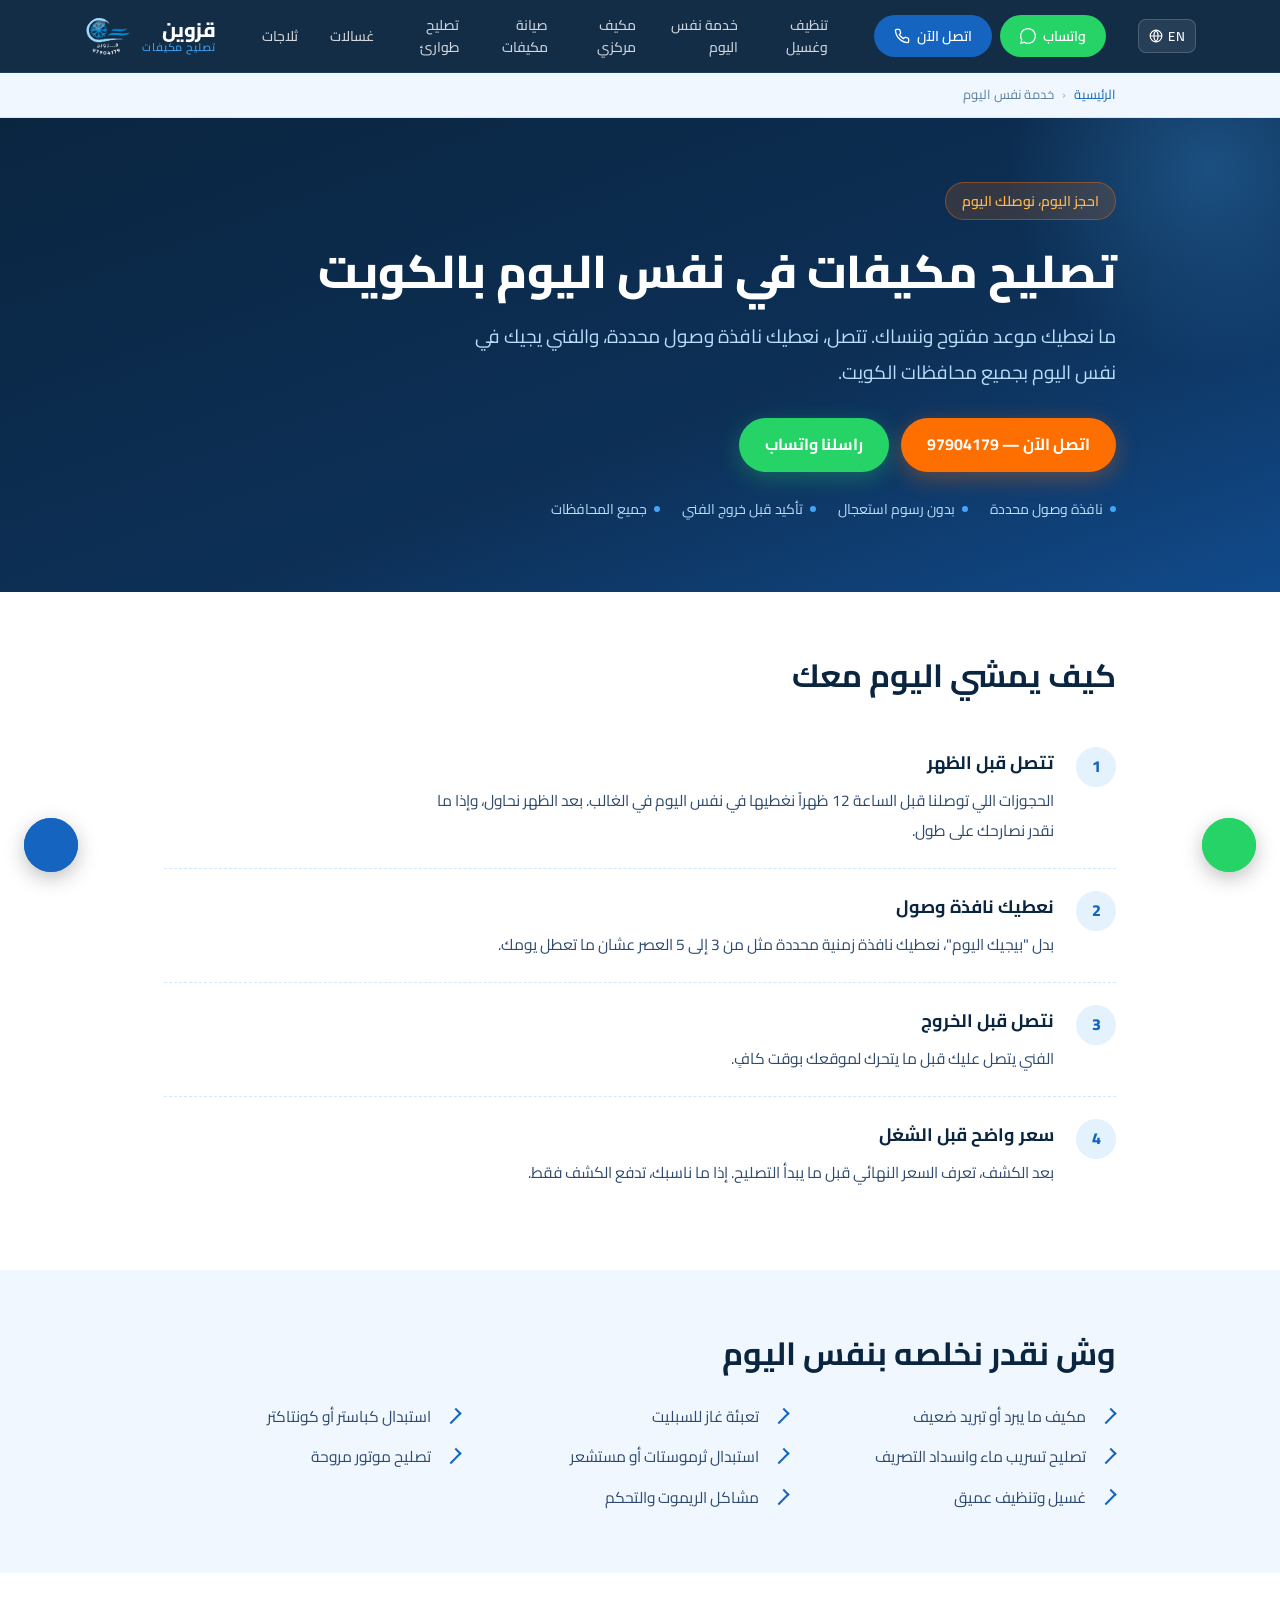
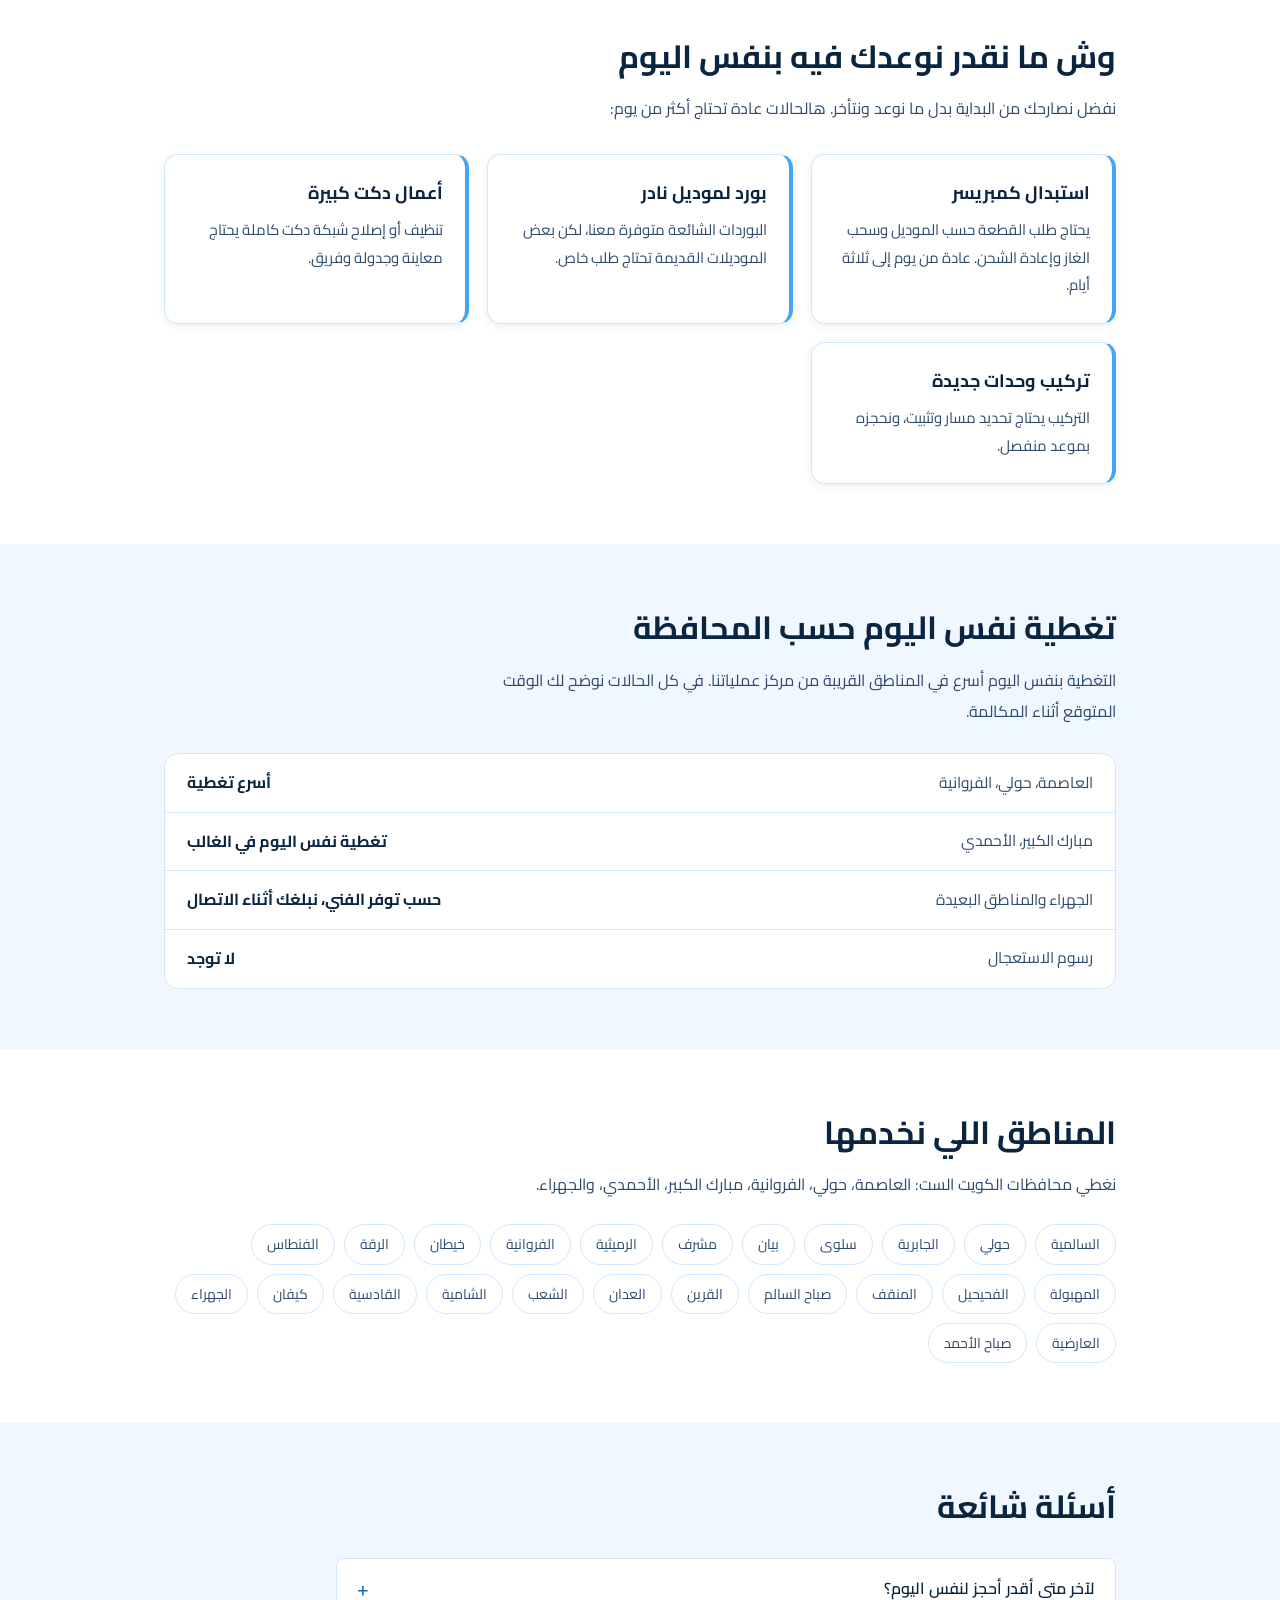
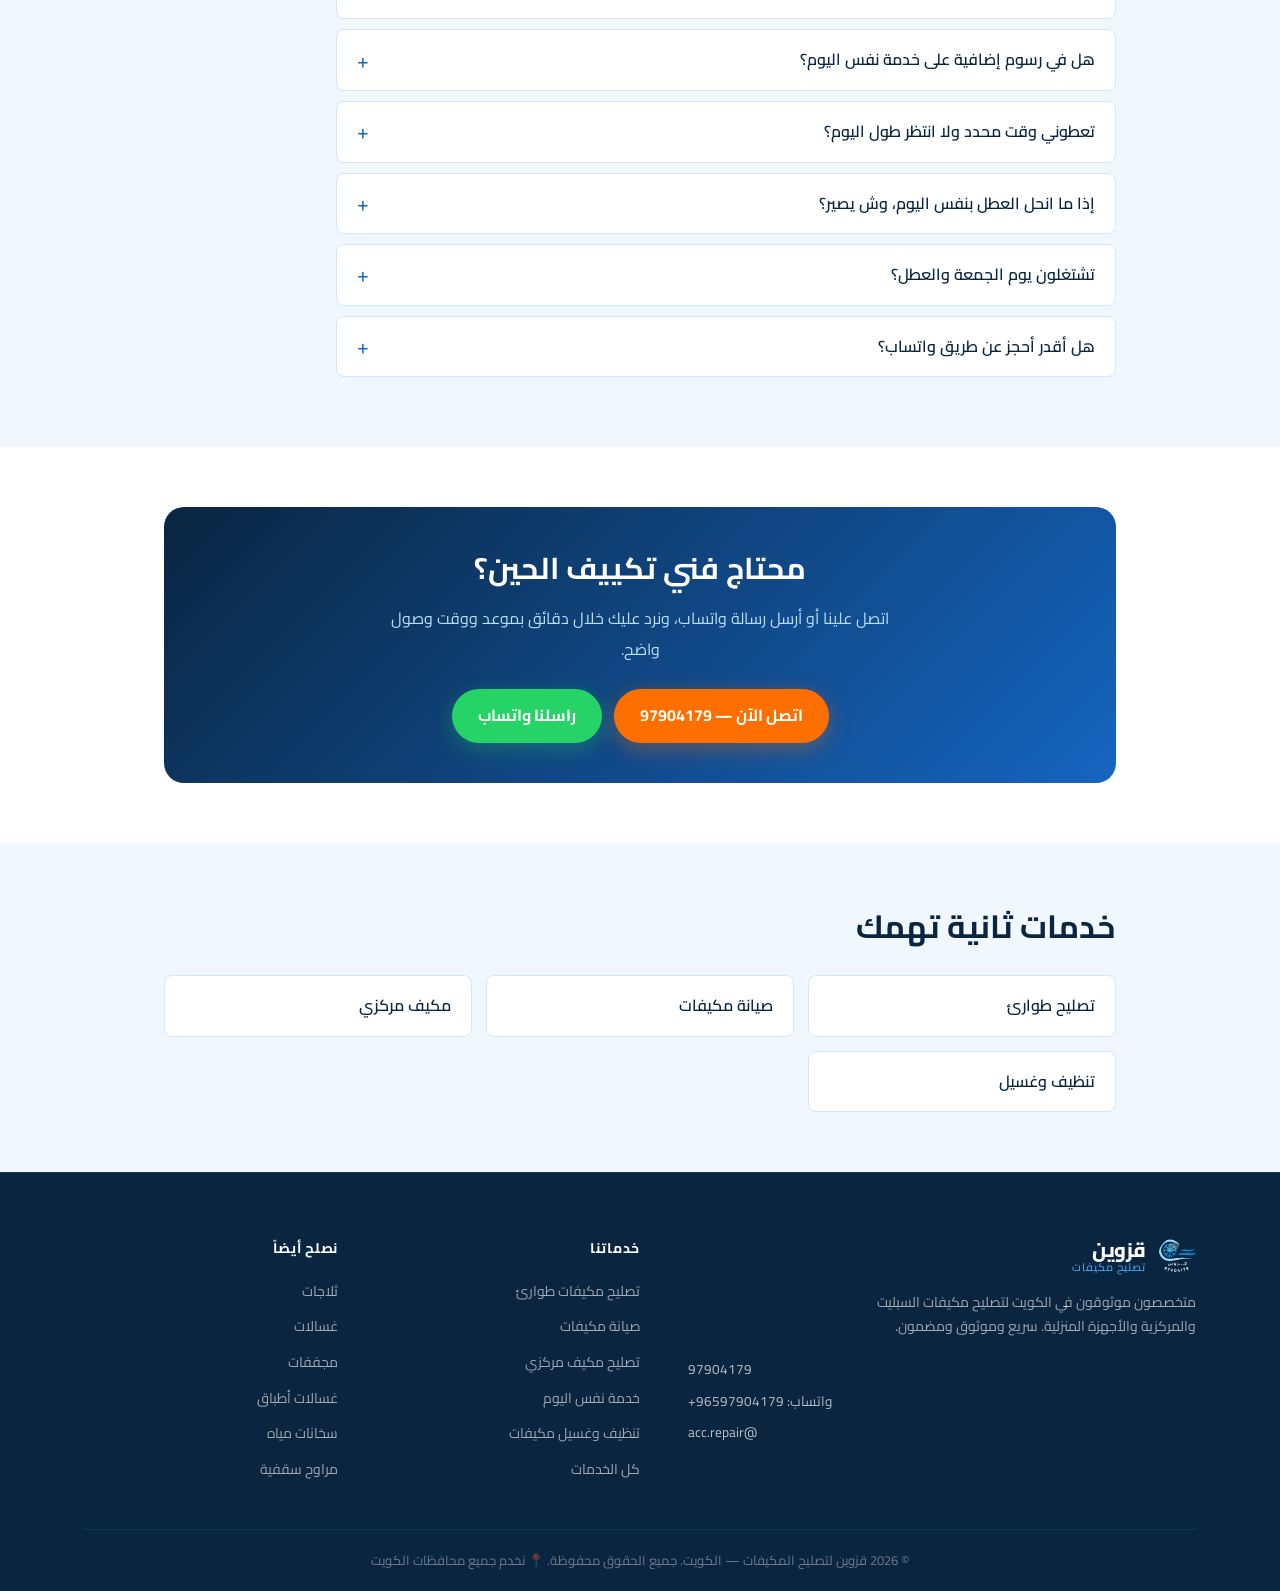
<file: same-day-ac-service-kuwait.html>
<!DOCTYPE html>
<html lang="ar" dir="rtl">

<head>
  <!-- Google Tag Manager -->
  <script>(function(w,d,s,l,i){w[l]=w[l]||[];w[l].push({'gtm.start':
  new Date().getTime(),event:'gtm.js'});var f=d.getElementsByTagName(s)[0],
  j=d.createElement(s),dl=l!='dataLayer'?'&l='+l:'';j.async=true;j.src=
  'https://www.googletagmanager.com/gtm.js?id='+i+dl;f.parentNode.insertBefore(j,f);
  })(window,document,'script','dataLayer','GTM-M6X77CFB');</script>
  <!-- End Google Tag Manager -->

  <meta charset="UTF-8" />
  <meta name="viewport" content="width=device-width, initial-scale=1.0" />

  <title>تصليح مكيفات في نفس اليوم بالكويت | موعد اليوم | 97904179</title>
  <meta name="description" content="احجز فني تكييف اليوم في الكويت. اتصل قبل الظهر ونوصلك في نفس اليوم، مع تحديد وقت الوصول وسعر واضح قبل الشغل. اتصل 97904179." />
  <meta name="keywords" content="تصليح مكيفات نفس اليوم الكويت, فني تكييف اليوم, حجز فني تكييف الكويت, صيانة مكيفات سريعة" />
  <meta name="author" content="قزوين لتصليح المكيفات الكويت" />
  <meta name="robots" content="index, follow" />
  <meta name="language" content="Arabic" />
  <link rel="canonical" href="https://www.qazwinacrepair.com/same-day-ac-service-kuwait.html" />

  <meta property="og:type" content="website" />
  <meta property="og:url" content="https://www.qazwinacrepair.com/same-day-ac-service-kuwait.html" />
  <meta property="og:title" content="تصليح مكيفات في نفس اليوم بالكويت | موعد اليوم | 97904179" />
  <meta property="og:description" content="احجز فني تكييف اليوم في الكويت. اتصل قبل الظهر ونوصلك في نفس اليوم، مع تحديد وقت الوصول وسعر واضح قبل الشغل. اتصل 97904179." />
  <meta property="og:image" content="https://www.qazwinacrepair.com/images/logo.webp" />
  <meta property="og:locale" content="ar_KW" />
  <meta property="og:site_name" content="قزوين لتصليح المكيفات الكويت" />
  <meta name="twitter:card" content="summary_large_image" />
  <meta name="twitter:title" content="تصليح مكيفات في نفس اليوم بالكويت | موعد اليوم | 97904179" />
  <meta name="twitter:description" content="احجز فني تكييف اليوم في الكويت. اتصل قبل الظهر ونوصلك في نفس اليوم، مع تحديد وقت الوصول وسعر واضح قبل الشغل. اتصل 97904179." />

  <meta name="theme-color" content="#0A2540" />
  <meta name="geo.region" content="KW" />
  <meta name="geo.placename" content="Kuwait" />
  <meta name="geo.position" content="29.3759;47.9774" />
  <meta name="ICBM" content="29.3759, 47.9774" />

  <link rel="apple-touch-icon" sizes="180x180" href="/apple-touch-icon.png">
  <link rel="icon" type="image/png" sizes="32x32" href="/favicon-32x32.png">
  <link rel="icon" type="image/png" sizes="16x16" href="/favicon-16x16.png">
  <link rel="manifest" href="/site.webmanifest">

  <link rel="preconnect" href="https://fonts.googleapis.com" />
  <link rel="preconnect" href="https://fonts.gstatic.com" crossorigin />
  <link rel="stylesheet" href="https://fonts.googleapis.com/css2?family=Cairo:wght@400;600;700;800&display=swap" />

  <link rel="stylesheet" href="/styles.css" />
  <link rel="stylesheet" href="/landing.css" />

  <script type="application/ld+json">
{
  "@context": "https://schema.org",
  "@graph": [
    {
      "@type": "Service",
      "name": "تصليح مكيفات في نفس اليوم",
      "serviceType": "تصليح مكيفات في نفس اليوم",
      "description": "احجز فني تكييف اليوم في الكويت. اتصل قبل الظهر ونوصلك في نفس اليوم، مع تحديد وقت الوصول وسعر واضح قبل الشغل. اتصل 97904179.",
      "url": "https://www.qazwinacrepair.com/same-day-ac-service-kuwait.html",
      "areaServed": [
        {
          "@type": "AdministrativeArea",
          "name": "العاصمة"
        },
        {
          "@type": "AdministrativeArea",
          "name": "حولي"
        },
        {
          "@type": "AdministrativeArea",
          "name": "الفروانية"
        },
        {
          "@type": "AdministrativeArea",
          "name": "مبارك الكبير"
        },
        {
          "@type": "AdministrativeArea",
          "name": "الأحمدي"
        },
        {
          "@type": "AdministrativeArea",
          "name": "الجهراء"
        }
      ],
      "availableLanguage": [
        "ar",
        "en"
      ],
      "provider": {
        "@type": "LocalBusiness",
        "name": "قزوين لتصليح المكيفات الكويت",
        "alternateName": "Qazwin AC Repair Kuwait",
        "telephone": "+96597904179",
        "url": "https://www.qazwinacrepair.com/",
        "image": "https://www.qazwinacrepair.com/images/logo.webp",
        "priceRange": "$$",
        "address": {
          "@type": "PostalAddress",
          "addressCountry": "KW",
          "addressLocality": "Kuwait City",
          "addressRegion": "Kuwait"
        },
        "geo": {
          "@type": "GeoCoordinates",
          "latitude": 29.3759,
          "longitude": 47.9774
        },
        "openingHoursSpecification": [
          {
            "@type": "OpeningHoursSpecification",
            "dayOfWeek": [
              "Monday",
              "Tuesday",
              "Wednesday",
              "Thursday",
              "Friday",
              "Saturday",
              "Sunday"
            ],
            "opens": "00:00",
            "closes": "23:59"
          }
        ]
      }
    },
    {
      "@type": "FAQPage",
      "mainEntity": [
        {
          "@type": "Question",
          "name": "لآخر متى أقدر أحجز لنفس اليوم؟",
          "acceptedAnswer": {
            "@type": "Answer",
            "text": "الحجز قبل الساعة 12 ظهراً يضمن لك تغطية نفس اليوم في أغلب المناطق. بعد الظهر نحاول حسب توفر الفنيين ونصارحك فوراً إذا ما نقدر."
          }
        },
        {
          "@type": "Question",
          "name": "هل في رسوم إضافية على خدمة نفس اليوم؟",
          "acceptedAnswer": {
            "@type": "Answer",
            "text": "لا. سعر الزيارة العادية هو نفسه سعر خدمة نفس اليوم. ما نفرض رسوم استعجال."
          }
        },
        {
          "@type": "Question",
          "name": "تعطوني وقت محدد ولا انتظر طول اليوم؟",
          "acceptedAnswer": {
            "@type": "Answer",
            "text": "نعطيك نافذة زمنية محددة، والفني يتصل عليك قبل ما يتحرك لموقعك."
          }
        },
        {
          "@type": "Question",
          "name": "إذا ما انحل العطل بنفس اليوم، وش يصير؟",
          "acceptedAnswer": {
            "@type": "Answer",
            "text": "نوضح لك سبب التأخير والقطعة المطلوبة والمدة المتوقعة، ونحدد موعد المتابعة قبل ما يغادر الفني. ما ندفع منك مرتين على نفس الزيارة."
          }
        },
        {
          "@type": "Question",
          "name": "تشتغلون يوم الجمعة والعطل؟",
          "acceptedAnswer": {
            "@type": "Answer",
            "text": "نعم، نستقبل الحجوزات طوال أيام الأسبوع بما فيها العطل الرسمية."
          }
        },
        {
          "@type": "Question",
          "name": "هل أقدر أحجز عن طريق واتساب؟",
          "acceptedAnswer": {
            "@type": "Answer",
            "text": "نعم، أرسل لنا رسالة بموقعك ونوع المكيف ووصف المشكلة، ونرد عليك بموعد متاح في نفس اليوم."
          }
        }
      ]
    },
    {
      "@type": "BreadcrumbList",
      "itemListElement": [
        {
          "@type": "ListItem",
          "position": 1,
          "name": "الرئيسية",
          "item": "https://www.qazwinacrepair.com/?lang=ar"
        },
        {
          "@type": "ListItem",
          "position": 2,
          "name": "خدمة نفس اليوم",
          "item": "https://www.qazwinacrepair.com/same-day-ac-service-kuwait.html"
        }
      ]
    }
  ]
}
  </script>
</head>

<body>
  <noscript><iframe src="https://www.googletagmanager.com/ns.html?id=GTM-M6X77CFB" height="0" width="0" style="display:none;visibility:hidden"></iframe></noscript>

  <header class="navbar" id="navbar" role="banner">
    <div class="nav-container">

      <a href="/?lang=ar#home" class="nav-brand" aria-label="قزوين لتصليح المكيفات - الرئيسية">
        <div class="logo-sphere">
          <img src="/images/logo.webp" alt="قزوين لتصليح المكيفات الكويت" class="logo-img"
            onerror="this.style.display='none'; this.parentElement.querySelector('.logo-fallback').style.display='flex'" />
          <div class="logo-fallback" aria-hidden="true">Q</div>
        </div>
        <div class="brand-text">
          <span class="brand-name">قزوين</span>
          <span class="brand-sub">تصليح مكيفات</span>
        </div>
      </a>

      <nav class="nav-links" aria-label="التنقل الرئيسي">
        <a href="/fridge-repair-kuwait.html" class="nav-link">ثلاجات</a>
        <a href="/washing-machine-repair-kuwait.html" class="nav-link">غسالات</a>
        <a href="/emergency-ac-repair-kuwait.html" class="nav-link">تصليح طوارئ</a>
        <a href="/ac-maintenance-kuwait.html" class="nav-link">صيانة مكيفات</a>
        <a href="/central-ac-repair-kuwait.html" class="nav-link">مكيف مركزي</a>
        <a href="/same-day-ac-service-kuwait.html" class="nav-link active">خدمة نفس اليوم</a>
        <a href="/ac-cleaning-kuwait.html" class="nav-link">تنظيف وغسيل</a>
      </nav>

      <div class="nav-cta">
        <a href="tel:97904179" class="btn-call" aria-label="اتصل بقزوين لتصليح المكيفات">
          <svg width="16" height="16" viewBox="0 0 24 24" fill="none" stroke="currentColor" stroke-width="2" aria-hidden="true"><path d="M22 16.92v3a2 2 0 01-2.18 2 19.79 19.79 0 01-8.63-3.07 19.5 19.5 0 01-6-6A19.79 19.79 0 012.12 4.18 2 2 0 014.11 2h3a2 2 0 012 1.72c.127.96.361 1.903.7 2.81a2 2 0 01-.45 2.11L8.09 9.91a16 16 0 006 6l1.27-1.27a2 2 0 012.11-.45c.907.339 1.85.573 2.81.7A2 2 0 0122 16.92z"/></svg>
          <span>اتصل الآن</span>
        </a>
        <a href="https://wa.me/96597904179?text=%D8%A7%D9%84%D8%B3%D9%84%D8%A7%D9%85%20%D8%B9%D9%84%D9%8A%D9%83%D9%85%D8%8C%20%D8%A3%D8%A8%D8%BA%D9%89%20%D9%81%D9%86%D9%8A%20%D8%AA%D9%83%D9%8A%D9%8A%D9%81" target="_blank" rel="noopener noreferrer" class="btn-whatsapp" aria-label="واتساب">
          <svg width="16" height="16" viewBox="0 0 24 24" fill="currentColor" aria-hidden="true"><path d="M12 0C5.373 0 0 5.373 0 12c0 2.122.554 4.118 1.528 5.855L.057 23.998l6.305-1.654A11.937 11.937 0 0012 24c6.627 0 12-5.373 12-12S18.627 0 12 0zm0 22c-1.891 0-3.657-.495-5.188-1.36l-.371-.22-3.844 1.008.971-3.744-.242-.385A9.94 9.94 0 012 12C2 6.477 6.477 2 12 2s10 4.477 10 10-4.477 10-10 10z"/></svg>
          <span>واتساب</span>
        </a>
      </div>

      <div class="nav-right-controls">
        <div class="lang-switcher">
          <a class="lang-btn" href="/?lang=en" hreflang="en" aria-label="Switch to English">
            <svg width="14" height="14" viewBox="0 0 24 24" fill="none" stroke="currentColor" stroke-width="2" aria-hidden="true"><circle cx="12" cy="12" r="10"/><path d="M2 12h20M12 2a15.3 15.3 0 010 20M12 2a15.3 15.3 0 000 20"/></svg>
            <span>EN</span>
          </a>
        </div>
        <button class="hamburger" id="hamburger" aria-label="فتح القائمة" aria-expanded="false">
          <span></span><span></span><span></span>
        </button>
      </div>

    </div>

    <div class="mobile-menu" id="mobileMenu" aria-hidden="true">
      <a href="/fridge-repair-kuwait.html" class="mob-link">تصليح ثلاجات</a>
      <a href="/washing-machine-repair-kuwait.html" class="mob-link">تصليح غسالات</a>
      <a href="/emergency-ac-repair-kuwait.html" class="mob-link">تصليح طوارئ</a>
      <a href="/ac-maintenance-kuwait.html" class="mob-link">صيانة مكيفات</a>
      <a href="/central-ac-repair-kuwait.html" class="mob-link">مكيف مركزي</a>
      <a href="/same-day-ac-service-kuwait.html" class="mob-link">خدمة نفس اليوم</a>
      <a href="/ac-cleaning-kuwait.html" class="mob-link">تنظيف وغسيل</a>
      <div class="mob-cta">
        <a href="tel:97904179" class="btn-call"><span>اتصل الآن</span></a>
        <a href="https://wa.me/96597904179?text=%D8%A7%D9%84%D8%B3%D9%84%D8%A7%D9%85%20%D8%B9%D9%84%D9%8A%D9%83%D9%85%D8%8C%20%D8%A3%D8%A8%D8%BA%D9%89%20%D9%81%D9%86%D9%8A%20%D8%AA%D9%83%D9%8A%D9%8A%D9%81" target="_blank" rel="noopener noreferrer" class="btn-whatsapp"><span>واتساب</span></a>
      </div>
    </div>
  </header>

  <nav class="lp-crumb" aria-label="مسار التنقل">
    <ol>
      <li><a href="/?lang=ar#home">الرئيسية</a></li>
      <li>خدمة نفس اليوم</li>
    </ol>
  </nav>

  <main>
    <section class="lp-hero">
      <div class="lp-wrap">
        <span class="lp-kicker">احجز اليوم، نوصلك اليوم</span>
        <h1>تصليح مكيفات في نفس اليوم بالكويت</h1>
        <p class="lp-lede">ما نعطيك موعد مفتوح وننساك. تتصل، نعطيك نافذة وصول محددة، والفني يجيك في نفس اليوم بجميع محافظات الكويت.</p>
        <div class="lp-hero-btns">
          <a href="tel:97904179" class="lp-btn lp-btn-call">اتصل الآن — 97904179</a>
          <a href="https://wa.me/96597904179?text=%D8%A7%D9%84%D8%B3%D9%84%D8%A7%D9%85%20%D8%B9%D9%84%D9%8A%D9%83%D9%85%D8%8C%20%D8%A3%D8%A8%D8%BA%D9%89%20%D9%81%D9%86%D9%8A%20%D8%AA%D9%83%D9%8A%D9%8A%D9%81" target="_blank" rel="noopener noreferrer" class="lp-btn lp-btn-wa">راسلنا واتساب</a>
        </div>
        <div class="lp-trust">
        <span><i></i>نافذة وصول محددة</span>
        <span><i></i>بدون رسوم استعجال</span>
        <span><i></i>تأكيد قبل خروج الفني</span>
        <span><i></i>جميع المحافظات</span>
        </div>
      </div>
    </section>

  <section class="lp-sec">
    <div class="lp-wrap">
      <h2>كيف يمشي اليوم معك</h2>
      <div class="lp-steps">
        <div class="lp-step"><h3>تتصل قبل الظهر</h3><p>الحجوزات اللي توصلنا قبل الساعة 12 ظهراً نغطيها في نفس اليوم في الغالب. بعد الظهر نحاول، وإذا ما نقدر نصارحك على طول.</p></div>
        <div class="lp-step"><h3>نعطيك نافذة وصول</h3><p>بدل "بيجيك اليوم"، نعطيك نافذة زمنية محددة مثل من 3 إلى 5 العصر عشان ما تعطل يومك.</p></div>
        <div class="lp-step"><h3>نتصل قبل الخروج</h3><p>الفني يتصل عليك قبل ما يتحرك لموقعك بوقت كافٍ.</p></div>
        <div class="lp-step"><h3>سعر واضح قبل الشغل</h3><p>بعد الكشف، تعرف السعر النهائي قبل ما يبدأ التصليح. إذا ما ناسبك، تدفع الكشف فقط.</p></div>
      </div>
    </div>
  </section>
  <section class="lp-sec alt">
    <div class="lp-wrap">
      <h2>وش نقدر نخلصه بنفس اليوم</h2>
      <ul class="lp-check">
        <li>مكيف ما يبرد أو تبريد ضعيف</li>
        <li>تعبئة غاز للسبليت</li>
        <li>استبدال كباستر أو كونتاكتر</li>
        <li>تصليح تسريب ماء وانسداد التصريف</li>
        <li>استبدال ثرموستات أو مستشعر</li>
        <li>تصليح موتور مروحة</li>
        <li>غسيل وتنظيف عميق</li>
        <li>مشاكل الريموت والتحكم</li>
      </ul>
    </div>
  </section>
  <section class="lp-sec">
    <div class="lp-wrap">
      <h2>وش ما نقدر نوعدك فيه بنفس اليوم</h2>
      <p>نفضل نصارحك من البداية بدل ما نوعد ونتأخر. هالحالات عادة تحتاج أكثر من يوم:</p>
      <div class="lp-cards">
        <article class="lp-card"><h3>استبدال كمبريسر</h3><p>يحتاج طلب القطعة حسب الموديل وسحب الغاز وإعادة الشحن. عادة من يوم إلى ثلاثة أيام.</p></article>
        <article class="lp-card"><h3>بورد لموديل نادر</h3><p>البوردات الشائعة متوفرة معنا، لكن بعض الموديلات القديمة تحتاج طلب خاص.</p></article>
        <article class="lp-card"><h3>أعمال دكت كبيرة</h3><p>تنظيف أو إصلاح شبكة دكت كاملة يحتاج معاينة وجدولة وفريق.</p></article>
        <article class="lp-card"><h3>تركيب وحدات جديدة</h3><p>التركيب يحتاج تحديد مسار وتثبيت، ونحجزه بموعد منفصل.</p></article>
      </div>
    </div>
  </section>
  <section class="lp-sec alt">
    <div class="lp-wrap">
      <h2>تغطية نفس اليوم حسب المحافظة</h2>
      <p>التغطية بنفس اليوم أسرع في المناطق القريبة من مركز عملياتنا. في كل الحالات نوضح لك الوقت المتوقع أثناء المكالمة.</p>
      <div class="lp-price">
        <div class="lp-price-row"><span>العاصمة، حولي، الفروانية</span><b>أسرع تغطية</b></div>
        <div class="lp-price-row"><span>مبارك الكبير، الأحمدي</span><b>تغطية نفس اليوم في الغالب</b></div>
        <div class="lp-price-row"><span>الجهراء والمناطق البعيدة</span><b>حسب توفر الفني، نبلغك أثناء الاتصال</b></div>
        <div class="lp-price-row"><span>رسوم الاستعجال</span><b>لا توجد</b></div>
      </div>
    </div>
  </section>

    <section class="lp-sec">
      <div class="lp-wrap">
        <h2>المناطق اللي نخدمها</h2>
        <p>نغطي محافظات الكويت الست: العاصمة، حولي، الفروانية، مبارك الكبير، الأحمدي، والجهراء.</p>
        <div class="lp-chips">
        <span>السالمية</span>
        <span>حولي</span>
        <span>الجابرية</span>
        <span>سلوى</span>
        <span>بيان</span>
        <span>مشرف</span>
        <span>الرميثية</span>
        <span>الفروانية</span>
        <span>خيطان</span>
        <span>الرقة</span>
        <span>الفنطاس</span>
        <span>المهبولة</span>
        <span>الفحيحيل</span>
        <span>المنقف</span>
        <span>صباح السالم</span>
        <span>القرين</span>
        <span>العدان</span>
        <span>الشعب</span>
        <span>الشامية</span>
        <span>القادسية</span>
        <span>كيفان</span>
        <span>الجهراء</span>
        <span>العارضية</span>
        <span>صباح الأحمد</span>
        </div>
      </div>
    </section>

    <section class="lp-sec alt">
      <div class="lp-wrap">
        <h2>أسئلة شائعة</h2>
        <div class="lp-faq">
        <details>
          <summary>لآخر متى أقدر أحجز لنفس اليوم؟</summary>
          <div class="lp-ans">الحجز قبل الساعة 12 ظهراً يضمن لك تغطية نفس اليوم في أغلب المناطق. بعد الظهر نحاول حسب توفر الفنيين ونصارحك فوراً إذا ما نقدر.</div>
        </details>
        <details>
          <summary>هل في رسوم إضافية على خدمة نفس اليوم؟</summary>
          <div class="lp-ans">لا. سعر الزيارة العادية هو نفسه سعر خدمة نفس اليوم. ما نفرض رسوم استعجال.</div>
        </details>
        <details>
          <summary>تعطوني وقت محدد ولا انتظر طول اليوم؟</summary>
          <div class="lp-ans">نعطيك نافذة زمنية محددة، والفني يتصل عليك قبل ما يتحرك لموقعك.</div>
        </details>
        <details>
          <summary>إذا ما انحل العطل بنفس اليوم، وش يصير؟</summary>
          <div class="lp-ans">نوضح لك سبب التأخير والقطعة المطلوبة والمدة المتوقعة، ونحدد موعد المتابعة قبل ما يغادر الفني. ما ندفع منك مرتين على نفس الزيارة.</div>
        </details>
        <details>
          <summary>تشتغلون يوم الجمعة والعطل؟</summary>
          <div class="lp-ans">نعم، نستقبل الحجوزات طوال أيام الأسبوع بما فيها العطل الرسمية.</div>
        </details>
        <details>
          <summary>هل أقدر أحجز عن طريق واتساب؟</summary>
          <div class="lp-ans">نعم، أرسل لنا رسالة بموقعك ونوع المكيف ووصف المشكلة، ونرد عليك بموعد متاح في نفس اليوم.</div>
        </details>
        </div>
      </div>
    </section>

    <section class="lp-sec">
      <div class="lp-wrap">
        <div class="lp-cta">
          <h2>محتاج فني تكييف الحين؟</h2>
          <p>اتصل علينا أو أرسل رسالة واتساب، ونرد عليك خلال دقائق بموعد ووقت وصول واضح.</p>
          <div class="lp-hero-btns">
            <a href="tel:97904179" class="lp-btn lp-btn-call">اتصل الآن — 97904179</a>
            <a href="https://wa.me/96597904179?text=%D8%A7%D9%84%D8%B3%D9%84%D8%A7%D9%85%20%D8%B9%D9%84%D9%8A%D9%83%D9%85%D8%8C%20%D8%A3%D8%A8%D8%BA%D9%89%20%D9%81%D9%86%D9%8A%20%D8%AA%D9%83%D9%8A%D9%8A%D9%81" target="_blank" rel="noopener noreferrer" class="lp-btn lp-btn-wa">راسلنا واتساب</a>
          </div>
        </div>
      </div>
    </section>

    <section class="lp-sec alt">
      <div class="lp-wrap">
        <h2>خدمات ثانية تهمك</h2>
        <div class="lp-related">
        <a href="/emergency-ac-repair-kuwait.html">تصليح طوارئ</a>
        <a href="/ac-maintenance-kuwait.html">صيانة مكيفات</a>
        <a href="/central-ac-repair-kuwait.html">مكيف مركزي</a>
        <a href="/ac-cleaning-kuwait.html">تنظيف وغسيل</a>
        </div>
      </div>
    </section>
  </main>

  <footer class="footer" aria-label="تذييل الصفحة">
    <div class="footer-container">
      <div class="footer-grid">
        <div class="footer-brand">
          <div class="footer-logo">
            <div class="logo-sphere small">
              <img src="/images/logo.webp" alt="قزوين لتصليح المكيفات" class="logo-img"
                onerror="this.style.display='none'; this.parentElement.querySelector('.logo-fallback').style.display='flex'" />
              <div class="logo-fallback" aria-hidden="true">Q</div>
            </div>
            <div class="brand-text">
              <span class="brand-name">قزوين</span>
              <span class="brand-sub">تصليح مكيفات</span>
            </div>
          </div>
          <p class="footer-desc">متخصصون موثوقون في الكويت لتصليح مكيفات السبليت والمركزية والأجهزة المنزلية. سريع وموثوق ومضمون.</p>
          <div class="footer-contacts">
            <a href="tel:97904179" class="footer-contact-link">97904179</a>
            <a href="https://wa.me/96597904179" target="_blank" rel="noopener noreferrer" class="footer-contact-link">واتساب: 96597904179+</a>
            <a href="https://www.instagram.com/acc.repair" target="_blank" rel="noopener noreferrer" class="footer-contact-link">@acc.repair</a>
          </div>
        </div>

        <div class="footer-col">
          <h4 class="footer-col-title">خدماتنا</h4>
          <ul class="footer-list">
            <li><a href="/emergency-ac-repair-kuwait.html">تصليح مكيفات طوارئ</a></li>
            <li><a href="/ac-maintenance-kuwait.html">صيانة مكيفات</a></li>
            <li><a href="/central-ac-repair-kuwait.html">تصليح مكيف مركزي</a></li>
            <li><a href="/same-day-ac-service-kuwait.html">خدمة نفس اليوم</a></li>
            <li><a href="/ac-cleaning-kuwait.html">تنظيف وغسيل مكيفات</a></li>
            <li><a href="/?lang=ar#services">كل الخدمات</a></li>
          </ul>
        </div>

        <div class="footer-col">
          <h4 class="footer-col-title">نصلح أيضاً</h4>
          <ul class="footer-list">
            <li><a href="/fridge-repair-kuwait.html">ثلاجات</a></li>
            <li><a href="/washing-machine-repair-kuwait.html">غسالات</a></li>
            <li><a href="/?lang=ar#services">مجففات</a></li>
            <li><a href="/?lang=ar#services">غسالات أطباق</a></li>
            <li><a href="/?lang=ar#services">سخانات مياه</a></li>
            <li><a href="/?lang=ar#services">مراوح سقفية</a></li>
          </ul>
        </div>
      </div>

      <div class="footer-bottom">
        <p>© 2026 قزوين لتصليح المكيفات — الكويت. جميع الحقوق محفوظة. 📍 نخدم جميع محافظات الكويت</p>
      </div>
    </div>
  </footer>

  <a href="tel:97904179" class="float-call" aria-label="اتصل الآن">
    <svg width="22" height="22" viewBox="0 0 24 24" fill="none" stroke="white" stroke-width="2" aria-hidden="true"><path d="M22 16.92v3a2 2 0 01-2.18 2 19.79 19.79 0 01-8.63-3.07 19.5 19.5 0 01-6-6A19.79 19.79 0 012.12 4.18 2 2 0 014.11 2h3a2 2 0 012 1.72c.127.96.361 1.903.7 2.81a2 2 0 01-.45 2.11L8.09 9.91a16 16 0 006 6l1.27-1.27a2 2 0 012.11-.45c.907.339 1.85.573 2.81.7A2 2 0 0122 16.92z"/></svg>
  </a>
  <a href="https://wa.me/96597904179?text=%D8%A7%D9%84%D8%B3%D9%84%D8%A7%D9%85%20%D8%B9%D9%84%D9%8A%D9%83%D9%85%D8%8C%20%D8%A3%D8%A8%D8%BA%D9%89%20%D9%81%D9%86%D9%8A%20%D8%AA%D9%83%D9%8A%D9%8A%D9%81" target="_blank" rel="noopener noreferrer" class="float-wa" aria-label="واتساب">
    <svg width="24" height="24" viewBox="0 0 24 24" fill="white" aria-hidden="true"><path d="M12 0C5.373 0 0 5.373 0 12c0 2.122.554 4.118 1.528 5.855L.057 23.998l6.305-1.654A11.937 11.937 0 0012 24c6.627 0 12-5.373 12-12S18.627 0 12 0zm0 22c-1.891 0-3.657-.495-5.188-1.36l-.371-.22-3.844 1.008.971-3.744-.242-.385A9.94 9.94 0 012 12C2 6.477 6.477 2 12 2s10 4.477 10 10-4.477 10-10 10z"/></svg>
  </a>

  <script src="/main.js" defer></script>
</body>

</html>
</file>
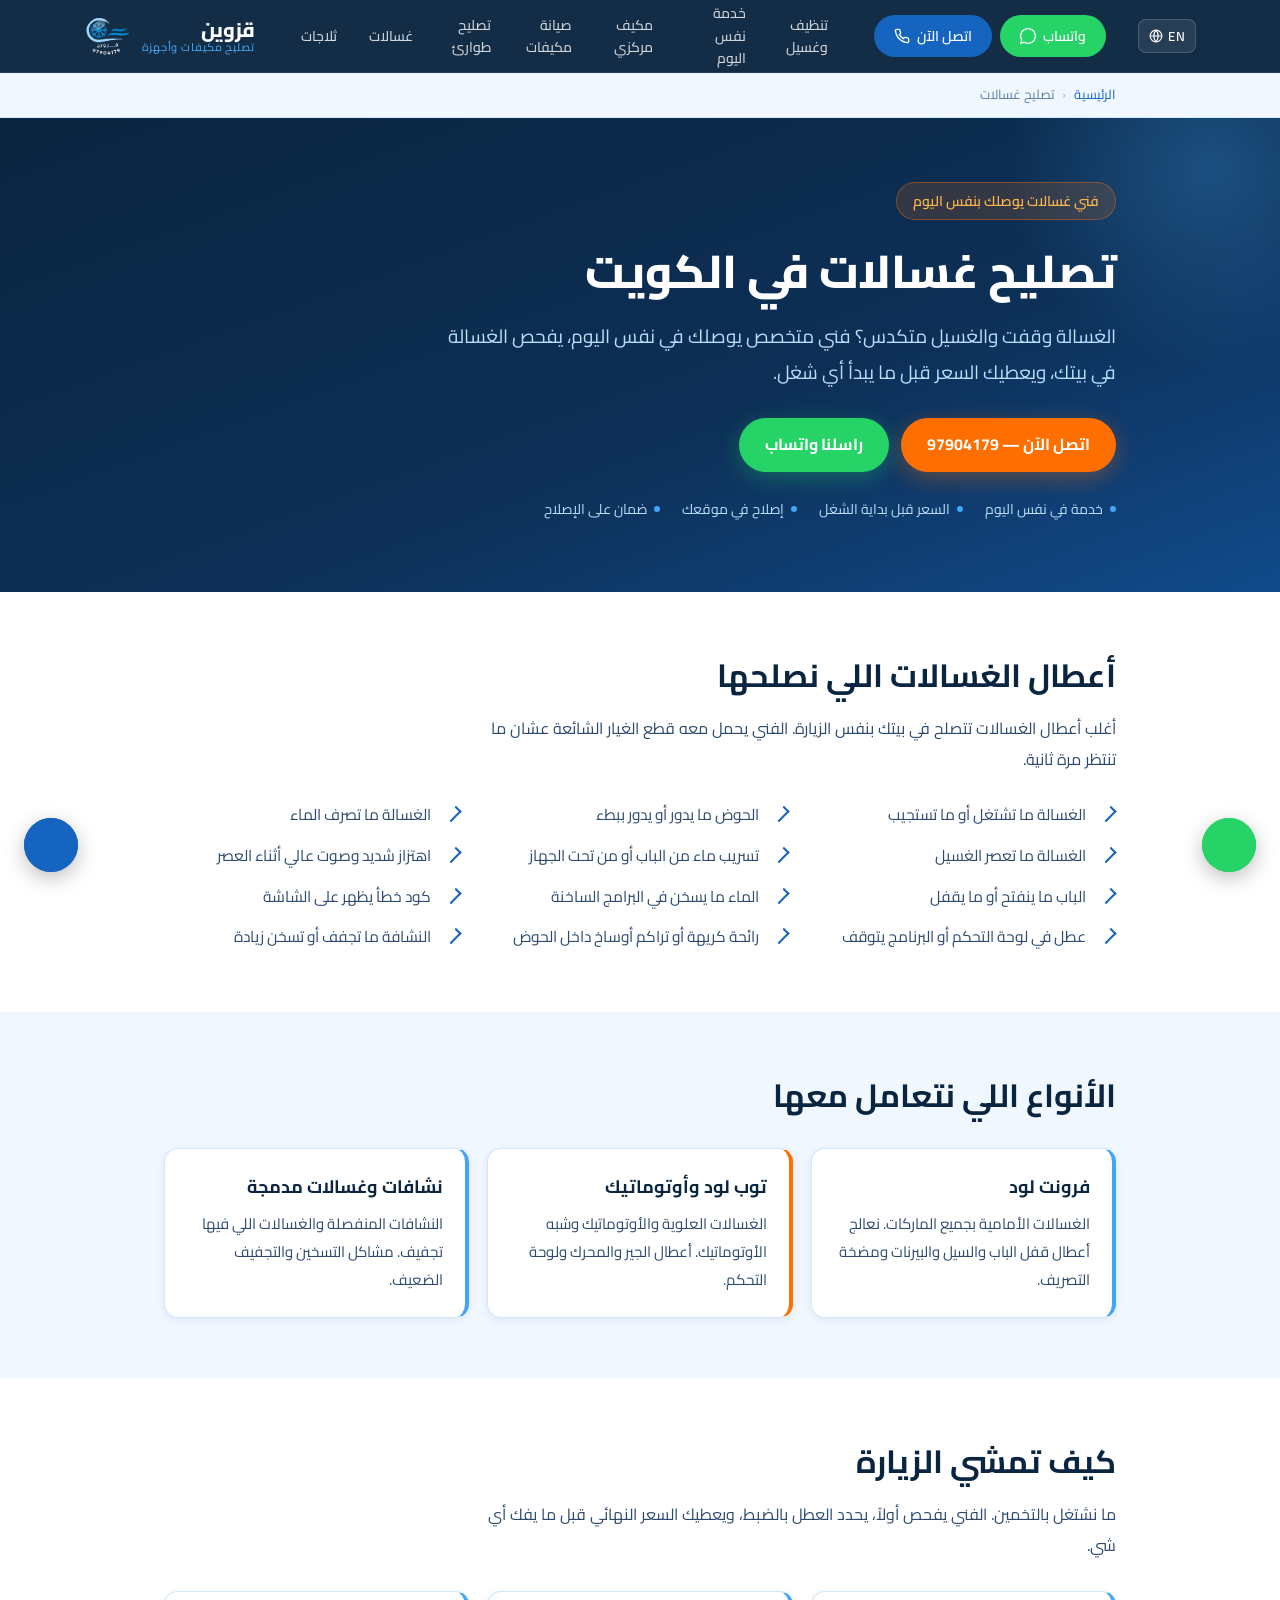
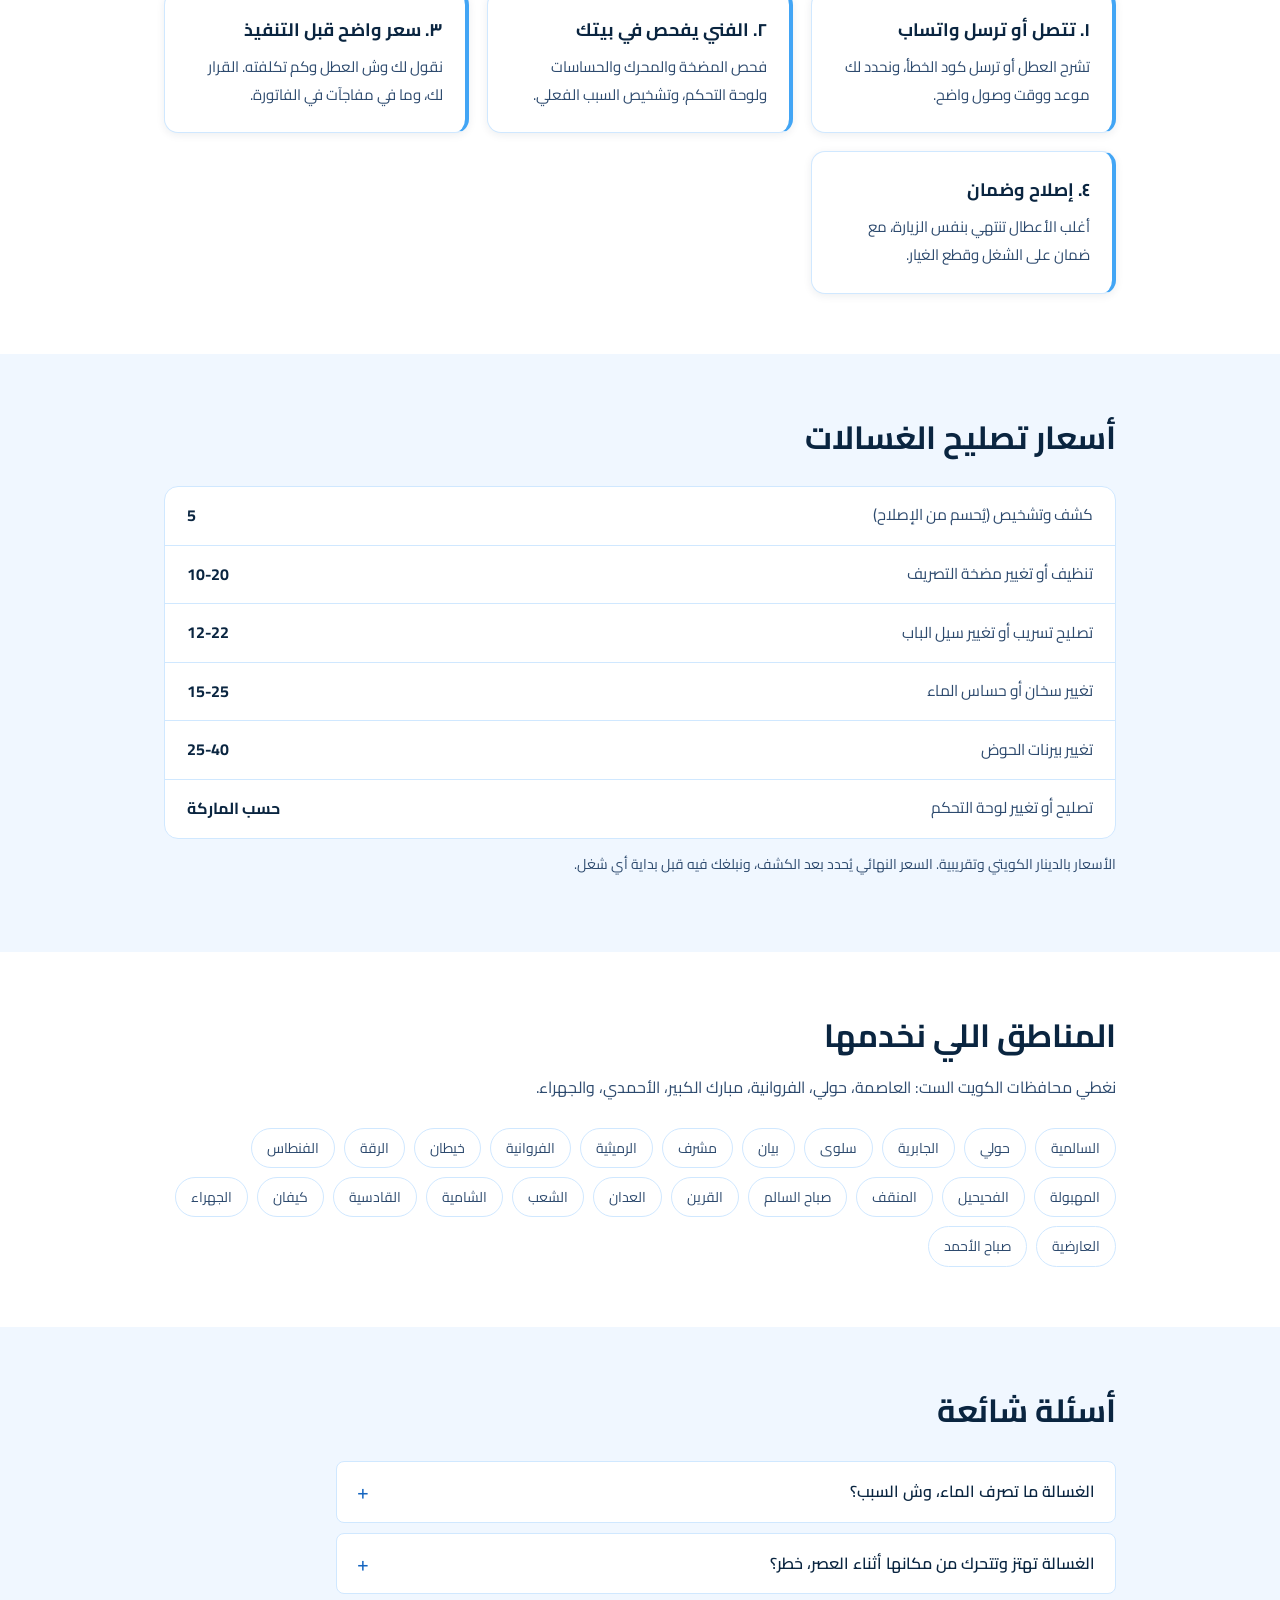
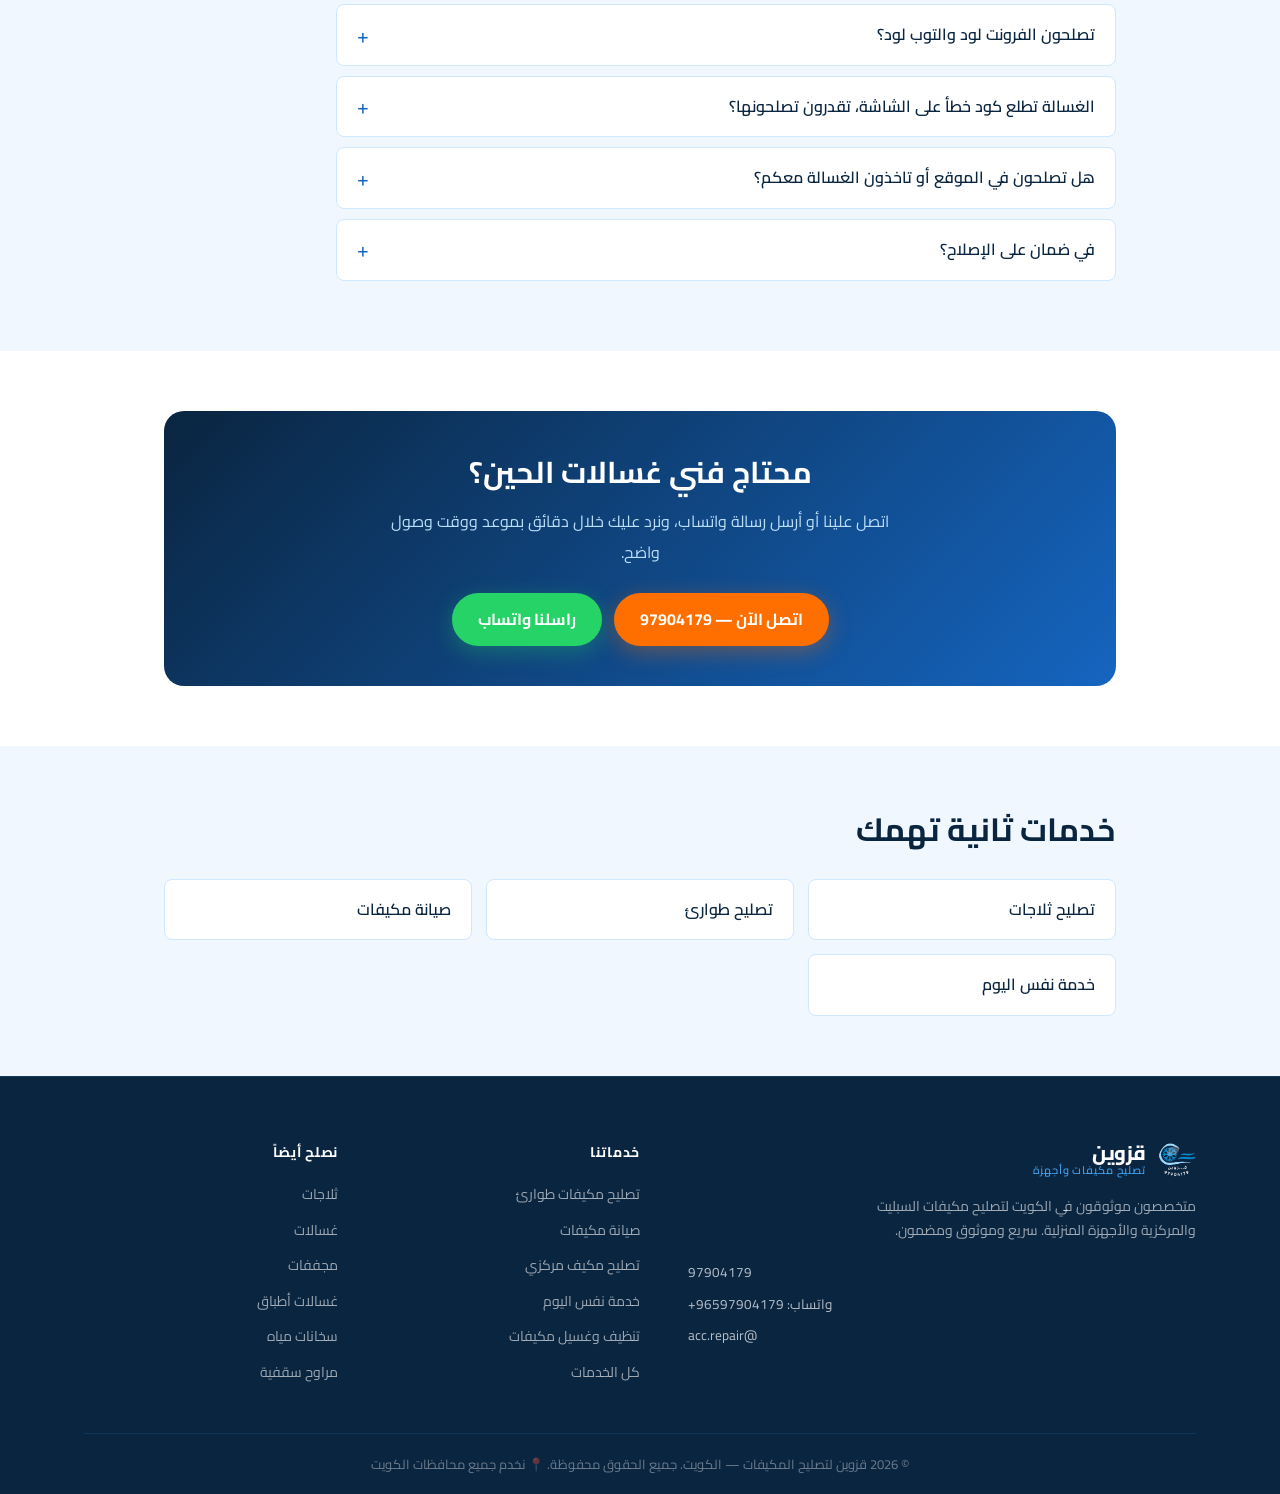
<file: washing-machine-repair-kuwait.html>
<!DOCTYPE html>
<html lang="ar" dir="rtl">

<head>
  <!-- Google Tag Manager -->
  <script>(function(w,d,s,l,i){w[l]=w[l]||[];w[l].push({'gtm.start':
  new Date().getTime(),event:'gtm.js'});var f=d.getElementsByTagName(s)[0],
  j=d.createElement(s),dl=l!='dataLayer'?'&l='+l:'';j.async=true;j.src=
  'https://www.googletagmanager.com/gtm.js?id='+i+dl;f.parentNode.insertBefore(j,f);
  })(window,document,'script','dataLayer','GTM-M6X77CFB');</script>
  <!-- End Google Tag Manager -->

  <meta charset="UTF-8" />
  <meta name="viewport" content="width=device-width, initial-scale=1.0" />

  <title>تصليح غسالات في الكويت | فني غسالات يوصلك اليوم | 97904179</title>
  <meta name="description" content="تصليح غسالات في الكويت لجميع الأنواع، فرونت لود وتوب لود وأوتوماتيك. الغسالة ما تدور، ما تصرف ماء، أو تسرب؟ فني يوصلك بنفس اليوم مع ضمان. اتصل 97904179." />
  <meta name="keywords" content="تصليح غسالات الكويت, صيانة غسالات, فني غسالات, تصليح غسالة اوتوماتيك, تصليح نشافة الكويت" />
  <meta name="author" content="قزوين لتصليح المكيفات والأجهزة الكويت" />
  <meta name="robots" content="index, follow" />
  <meta name="language" content="Arabic" />
  <link rel="canonical" href="https://www.qazwinacrepair.com/washing-machine-repair-kuwait.html" />

  <meta property="og:type" content="website" />
  <meta property="og:url" content="https://www.qazwinacrepair.com/washing-machine-repair-kuwait.html" />
  <meta property="og:title" content="تصليح غسالات في الكويت | فني غسالات يوصلك اليوم | 97904179" />
  <meta property="og:description" content="تصليح غسالات في الكويت لجميع الأنواع، فرونت لود وتوب لود وأوتوماتيك. الغسالة ما تدور، ما تصرف ماء، أو تسرب؟ فني يوصلك بنفس اليوم مع ضمان. اتصل 97904179." />
  <meta property="og:image" content="https://www.qazwinacrepair.com/images/logo.webp" />
  <meta property="og:locale" content="ar_KW" />
  <meta property="og:site_name" content="قزوين لتصليح المكيفات والأجهزة الكويت" />
  <meta name="twitter:card" content="summary_large_image" />
  <meta name="twitter:title" content="تصليح غسالات في الكويت | فني غسالات يوصلك اليوم | 97904179" />
  <meta name="twitter:description" content="تصليح غسالات في الكويت لجميع الأنواع، فرونت لود وتوب لود وأوتوماتيك. الغسالة ما تدور، ما تصرف ماء، أو تسرب؟ فني يوصلك بنفس اليوم مع ضمان. اتصل 97904179." />

  <meta name="theme-color" content="#0A2540" />
  <meta name="geo.region" content="KW" />
  <meta name="geo.placename" content="Kuwait" />
  <meta name="geo.position" content="29.3759;47.9774" />
  <meta name="ICBM" content="29.3759, 47.9774" />

  <link rel="apple-touch-icon" sizes="180x180" href="/apple-touch-icon.png">
  <link rel="icon" type="image/png" sizes="32x32" href="/favicon-32x32.png">
  <link rel="icon" type="image/png" sizes="16x16" href="/favicon-16x16.png">
  <link rel="manifest" href="/site.webmanifest">

  <link rel="preconnect" href="https://fonts.googleapis.com" />
  <link rel="preconnect" href="https://fonts.gstatic.com" crossorigin />
  <link rel="stylesheet" href="https://fonts.googleapis.com/css2?family=Cairo:wght@400;600;700;800&display=swap" />

  <link rel="stylesheet" href="/styles.css" />
  <link rel="stylesheet" href="/landing.css" />

  <script type="application/ld+json">
{
  "@context": "https://schema.org",
  "@graph": [
    {
      "@type": "Service",
      "name": "تصليح غسالات",
      "serviceType": "تصليح غسالات",
      "description": "تصليح غسالات في الكويت لجميع الأنواع، فرونت لود وتوب لود وأوتوماتيك. الغسالة ما تدور، ما تصرف ماء، أو تسرب؟ فني يوصلك بنفس اليوم مع ضمان. اتصل 97904179.",
      "url": "https://www.qazwinacrepair.com/washing-machine-repair-kuwait.html",
      "areaServed": [
        {
          "@type": "AdministrativeArea",
          "name": "العاصمة"
        },
        {
          "@type": "AdministrativeArea",
          "name": "حولي"
        },
        {
          "@type": "AdministrativeArea",
          "name": "الفروانية"
        },
        {
          "@type": "AdministrativeArea",
          "name": "مبارك الكبير"
        },
        {
          "@type": "AdministrativeArea",
          "name": "الأحمدي"
        },
        {
          "@type": "AdministrativeArea",
          "name": "الجهراء"
        }
      ],
      "availableLanguage": [
        "ar",
        "en"
      ],
      "provider": {
        "@type": "LocalBusiness",
        "name": "قزوين لتصليح المكيفات والأجهزة الكويت",
        "alternateName": "Qazwin Appliance Repair Kuwait",
        "telephone": "+96597904179",
        "url": "https://www.qazwinacrepair.com/",
        "image": "https://www.qazwinacrepair.com/images/logo.webp",
        "priceRange": "$$",
        "address": {
          "@type": "PostalAddress",
          "addressCountry": "KW",
          "addressLocality": "Kuwait City",
          "addressRegion": "Kuwait"
        },
        "geo": {
          "@type": "GeoCoordinates",
          "latitude": 29.3759,
          "longitude": 47.9774
        },
        "openingHoursSpecification": [
          {
            "@type": "OpeningHoursSpecification",
            "dayOfWeek": [
              "Monday",
              "Tuesday",
              "Wednesday",
              "Thursday",
              "Friday",
              "Saturday",
              "Sunday"
            ],
            "opens": "00:00",
            "closes": "23:59"
          }
        ]
      }
    },
    {
      "@type": "FAQPage",
      "mainEntity": [
        {
          "@type": "Question",
          "name": "الغسالة ما تصرف الماء، وش السبب؟",
          "acceptedAnswer": {
            "@type": "Answer",
            "text": "في الغالب تكون مضخة التصريف مسدودة بشعر أو خيوط أو قطعة صغيرة، أو خرطوم التصريف مثني أو مسدود. التنظيف أو تغيير المضخة يحل المشكلة في نفس الزيارة عادة."
          }
        },
        {
          "@type": "Question",
          "name": "الغسالة تهتز وتتحرك من مكانها أثناء العصر، خطر؟",
          "acceptedAnswer": {
            "@type": "Answer",
            "text": "السبب يكون إما أرجل غير مستوية، أو مسامير النقل ما انشالت بعد التركيب، أو بيرنات الحوض بدأت تتلف. يفضل تصليحها بسرعة لأن الاهتزاز يتلف قطع ثانية مع الوقت."
          }
        },
        {
          "@type": "Question",
          "name": "تصلحون الفرونت لود والتوب لود؟",
          "acceptedAnswer": {
            "@type": "Answer",
            "text": "نعم، نتعامل مع الفرونت لود والتوب لود والأوتوماتيك وشبه الأوتوماتيك، إضافة إلى النشافات والغسالات المدمجة، ولجميع الماركات في السوق الكويتي."
          }
        },
        {
          "@type": "Question",
          "name": "الغسالة تطلع كود خطأ على الشاشة، تقدرون تصلحونها؟",
          "acceptedAnswer": {
            "@type": "Answer",
            "text": "نعم. أكواد الخطأ تشير لعطل محدد مثل مشكلة في التصريف أو التسخين أو حساس الماء. أرسل لنا الكود على واتساب وبنعطيك فكرة مبدئية قبل الزيارة."
          }
        },
        {
          "@type": "Question",
          "name": "هل تصلحون في الموقع أو تاخذون الغسالة معكم؟",
          "acceptedAnswer": {
            "@type": "Answer",
            "text": "أغلب الأعطال تتصلح في بيتك بنفس الزيارة. الحالات اللي تحتاج فك كامل مثل تغيير بيرنات الحوض ممكن نحتاج ننقلها للورشة، ونبلغك بذلك قبل أي شي."
          }
        },
        {
          "@type": "Question",
          "name": "في ضمان على الإصلاح؟",
          "acceptedAnswer": {
            "@type": "Answer",
            "text": "نعم، نعطي ضمان على الشغل وعلى قطع الغيار اللي نركبها. مدة الضمان تختلف حسب نوع القطعة ونوضحها لك قبل التنفيذ."
          }
        }
      ]
    },
    {
      "@type": "BreadcrumbList",
      "itemListElement": [
        {
          "@type": "ListItem",
          "position": 1,
          "name": "الرئيسية",
          "item": "https://www.qazwinacrepair.com/?lang=ar"
        },
        {
          "@type": "ListItem",
          "position": 2,
          "name": "تصليح غسالات",
          "item": "https://www.qazwinacrepair.com/washing-machine-repair-kuwait.html"
        }
      ]
    }
  ]
}
  </script>
</head>

<body>
  <noscript><iframe src="https://www.googletagmanager.com/ns.html?id=GTM-M6X77CFB" height="0" width="0" style="display:none;visibility:hidden"></iframe></noscript>

  <header class="navbar" id="navbar" role="banner">
    <div class="nav-container">

      <a href="/?lang=ar#home" class="nav-brand" aria-label="قزوين لتصليح الأجهزة - الرئيسية">
        <div class="logo-sphere">
          <img src="/images/logo.webp" alt="قزوين لتصليح المكيفات والأجهزة الكويت" class="logo-img"
            onerror="this.style.display='none'; this.parentElement.querySelector('.logo-fallback').style.display='flex'" />
          <div class="logo-fallback" aria-hidden="true">Q</div>
        </div>
        <div class="brand-text">
          <span class="brand-name">قزوين</span>
          <span class="brand-sub">تصليح مكيفات وأجهزة</span>
        </div>
      </a>

      <nav class="nav-links" aria-label="التنقل الرئيسي">
        <a href="/fridge-repair-kuwait.html" class="nav-link">ثلاجات</a>
        <a href="/washing-machine-repair-kuwait.html" class="nav-link active">غسالات</a>
        <a href="/emergency-ac-repair-kuwait.html" class="nav-link">تصليح طوارئ</a>
        <a href="/ac-maintenance-kuwait.html" class="nav-link">صيانة مكيفات</a>
        <a href="/central-ac-repair-kuwait.html" class="nav-link">مكيف مركزي</a>
        <a href="/same-day-ac-service-kuwait.html" class="nav-link">خدمة نفس اليوم</a>
        <a href="/ac-cleaning-kuwait.html" class="nav-link">تنظيف وغسيل</a>
      </nav>

      <div class="nav-cta">
        <a href="tel:97904179" class="btn-call" aria-label="اتصل بقزوين لتصليح الأجهزة">
          <svg width="16" height="16" viewBox="0 0 24 24" fill="none" stroke="currentColor" stroke-width="2" aria-hidden="true"><path d="M22 16.92v3a2 2 0 01-2.18 2 19.79 19.79 0 01-8.63-3.07 19.5 19.5 0 01-6-6A19.79 19.79 0 012.12 4.18 2 2 0 014.11 2h3a2 2 0 012 1.72c.127.96.361 1.903.7 2.81a2 2 0 01-.45 2.11L8.09 9.91a16 16 0 006 6l1.27-1.27a2 2 0 012.11-.45c.907.339 1.85.573 2.81.7A2 2 0 0122 16.92z"/></svg>
          <span>اتصل الآن</span>
        </a>
        <a href="https://wa.me/96597904179?text=%D8%A7%D9%84%D8%B3%D9%84%D8%A7%D9%85%20%D8%B9%D9%84%D9%8A%D9%83%D9%85%D8%8C%20%D8%A3%D8%A8%D8%BA%D9%89%20%D9%81%D9%86%D9%8A%20%D8%BA%D8%B3%D8%A7%D9%84%D8%A7%D8%AA" target="_blank" rel="noopener noreferrer" class="btn-whatsapp" aria-label="واتساب">
          <svg width="16" height="16" viewBox="0 0 24 24" fill="currentColor" aria-hidden="true"><path d="M12 0C5.373 0 0 5.373 0 12c0 2.122.554 4.118 1.528 5.855L.057 23.998l6.305-1.654A11.937 11.937 0 0012 24c6.627 0 12-5.373 12-12S18.627 0 12 0zm0 22c-1.891 0-3.657-.495-5.188-1.36l-.371-.22-3.844 1.008.971-3.744-.242-.385A9.94 9.94 0 012 12C2 6.477 6.477 2 12 2s10 4.477 10 10-4.477 10-10 10z"/></svg>
          <span>واتساب</span>
        </a>
      </div>

      <div class="nav-right-controls">
        <div class="lang-switcher">
          <a class="lang-btn" href="/?lang=en" hreflang="en" aria-label="Switch to English">
            <svg width="14" height="14" viewBox="0 0 24 24" fill="none" stroke="currentColor" stroke-width="2" aria-hidden="true"><circle cx="12" cy="12" r="10"/><path d="M2 12h20M12 2a15.3 15.3 0 010 20M12 2a15.3 15.3 0 000 20"/></svg>
            <span>EN</span>
          </a>
        </div>
        <button class="hamburger" id="hamburger" aria-label="فتح القائمة" aria-expanded="false">
          <span></span><span></span><span></span>
        </button>
      </div>

    </div>

    <div class="mobile-menu" id="mobileMenu" aria-hidden="true">
      <a href="/fridge-repair-kuwait.html" class="mob-link">تصليح ثلاجات</a>
      <a href="/washing-machine-repair-kuwait.html" class="mob-link">تصليح غسالات</a>
      <a href="/emergency-ac-repair-kuwait.html" class="mob-link">تصليح طوارئ</a>
      <a href="/ac-maintenance-kuwait.html" class="mob-link">صيانة مكيفات</a>
      <a href="/central-ac-repair-kuwait.html" class="mob-link">مكيف مركزي</a>
      <a href="/same-day-ac-service-kuwait.html" class="mob-link">خدمة نفس اليوم</a>
      <a href="/ac-cleaning-kuwait.html" class="mob-link">تنظيف وغسيل</a>
      <div class="mob-cta">
        <a href="tel:97904179" class="btn-call"><span>اتصل الآن</span></a>
        <a href="https://wa.me/96597904179?text=%D8%A7%D9%84%D8%B3%D9%84%D8%A7%D9%85%20%D8%B9%D9%84%D9%8A%D9%83%D9%85%D8%8C%20%D8%A3%D8%A8%D8%BA%D9%89%20%D9%81%D9%86%D9%8A%20%D8%BA%D8%B3%D8%A7%D9%84%D8%A7%D8%AA" target="_blank" rel="noopener noreferrer" class="btn-whatsapp"><span>واتساب</span></a>
      </div>
    </div>
  </header>

  <nav class="lp-crumb" aria-label="مسار التنقل">
    <ol>
      <li><a href="/?lang=ar#home">الرئيسية</a></li>
      <li>تصليح غسالات</li>
    </ol>
  </nav>

  <main>
    <section class="lp-hero">
      <div class="lp-wrap">
        <span class="lp-kicker">فني غسالات يوصلك بنفس اليوم</span>
        <h1>تصليح غسالات في الكويت</h1>
        <p class="lp-lede">الغسالة وقفت والغسيل متكدس؟ فني متخصص يوصلك في نفس اليوم، يفحص الغسالة في بيتك، ويعطيك السعر قبل ما يبدأ أي شغل.</p>
        <div class="lp-hero-btns">
          <a href="tel:97904179" class="lp-btn lp-btn-call">اتصل الآن — 97904179</a>
          <a href="https://wa.me/96597904179?text=%D8%A7%D9%84%D8%B3%D9%84%D8%A7%D9%85%20%D8%B9%D9%84%D9%8A%D9%83%D9%85%D8%8C%20%D8%A3%D8%A8%D8%BA%D9%89%20%D9%81%D9%86%D9%8A%20%D8%BA%D8%B3%D8%A7%D9%84%D8%A7%D8%AA" target="_blank" rel="noopener noreferrer" class="lp-btn lp-btn-wa">راسلنا واتساب</a>
        </div>
        <div class="lp-trust">
        <span><i></i>خدمة في نفس اليوم</span>
        <span><i></i>السعر قبل بداية الشغل</span>
        <span><i></i>إصلاح في موقعك</span>
        <span><i></i>ضمان على الإصلاح</span>
        </div>
      </div>
    </section>

  <section class="lp-sec">
    <div class="lp-wrap">
      <h2>أعطال الغسالات اللي نصلحها</h2>
      <p>أغلب أعطال الغسالات تتصلح في بيتك بنفس الزيارة. الفني يحمل معه قطع الغيار الشائعة عشان ما تنتظر مرة ثانية.</p>
      <ul class="lp-check">
        <li>الغسالة ما تشتغل أو ما تستجيب</li>
        <li>الحوض ما يدور أو يدور ببطء</li>
        <li>الغسالة ما تصرف الماء</li>
        <li>الغسالة ما تعصر الغسيل</li>
        <li>تسريب ماء من الباب أو من تحت الجهاز</li>
        <li>اهتزاز شديد وصوت عالي أثناء العصر</li>
        <li>الباب ما ينفتح أو ما يقفل</li>
        <li>الماء ما يسخن في البرامج الساخنة</li>
        <li>كود خطأ يظهر على الشاشة</li>
        <li>عطل في لوحة التحكم أو البرنامج يتوقف</li>
        <li>رائحة كريهة أو تراكم أوساخ داخل الحوض</li>
        <li>النشافة ما تجفف أو تسخن زيادة</li>
      </ul>
    </div>
  </section>
  <section class="lp-sec alt">
    <div class="lp-wrap">
      <h2>الأنواع اللي نتعامل معها</h2>
      <div class="lp-cards">
        <article class="lp-card"><h3>فرونت لود</h3><p>الغسالات الأمامية بجميع الماركات. نعالج أعطال قفل الباب والسيل والبيرنات ومضخة التصريف.</p></article>
        <article class="lp-card hot"><h3>توب لود وأوتوماتيك</h3><p>الغسالات العلوية والأوتوماتيك وشبه الأوتوماتيك. أعطال الجير والمحرك ولوحة التحكم.</p></article>
        <article class="lp-card"><h3>نشافات وغسالات مدمجة</h3><p>النشافات المنفصلة والغسالات اللي فيها تجفيف. مشاكل التسخين والتجفيف الضعيف.</p></article>
      </div>
    </div>
  </section>
  <section class="lp-sec">
    <div class="lp-wrap">
      <h2>كيف تمشي الزيارة</h2>
      <p>ما نشتغل بالتخمين. الفني يفحص أولاً، يحدد العطل بالضبط، ويعطيك السعر النهائي قبل ما يفك أي شي.</p>
      <div class="lp-cards">
        <article class="lp-card"><h3>١. تتصل أو ترسل واتساب</h3><p>تشرح العطل أو ترسل كود الخطأ، ونحدد لك موعد ووقت وصول واضح.</p></article>
        <article class="lp-card"><h3>٢. الفني يفحص في بيتك</h3><p>فحص المضخة والمحرك والحساسات ولوحة التحكم، وتشخيص السبب الفعلي.</p></article>
        <article class="lp-card"><h3>٣. سعر واضح قبل التنفيذ</h3><p>نقول لك وش العطل وكم تكلفته. القرار لك، وما في مفاجآت في الفاتورة.</p></article>
        <article class="lp-card"><h3>٤. إصلاح وضمان</h3><p>أغلب الأعطال تنتهي بنفس الزيارة، مع ضمان على الشغل وقطع الغيار.</p></article>
      </div>
    </div>
  </section>
  <section class="lp-sec alt">
    <div class="lp-wrap">
      <h2>أسعار تصليح الغسالات</h2>
      <div class="lp-price">
        <div class="lp-price-row"><span>كشف وتشخيص (يُحسم من الإصلاح)</span><b>5</b></div>
        <div class="lp-price-row"><span>تنظيف أو تغيير مضخة التصريف</span><b>10-20</b></div>
        <div class="lp-price-row"><span>تصليح تسريب أو تغيير سيل الباب</span><b>12-22</b></div>
        <div class="lp-price-row"><span>تغيير سخان أو حساس الماء</span><b>15-25</b></div>
        <div class="lp-price-row"><span>تغيير بيرنات الحوض</span><b>25-40</b></div>
        <div class="lp-price-row"><span>تصليح أو تغيير لوحة التحكم</span><b>حسب الماركة</b></div>
      </div>
      <p class="lp-note">الأسعار بالدينار الكويتي وتقريبية. السعر النهائي يُحدد بعد الكشف، ونبلغك فيه قبل بداية أي شغل.</p>
    </div>
  </section>

    <section class="lp-sec">
      <div class="lp-wrap">
        <h2>المناطق اللي نخدمها</h2>
        <p>نغطي محافظات الكويت الست: العاصمة، حولي، الفروانية، مبارك الكبير، الأحمدي، والجهراء.</p>
        <div class="lp-chips">
        <span>السالمية</span>
        <span>حولي</span>
        <span>الجابرية</span>
        <span>سلوى</span>
        <span>بيان</span>
        <span>مشرف</span>
        <span>الرميثية</span>
        <span>الفروانية</span>
        <span>خيطان</span>
        <span>الرقة</span>
        <span>الفنطاس</span>
        <span>المهبولة</span>
        <span>الفحيحيل</span>
        <span>المنقف</span>
        <span>صباح السالم</span>
        <span>القرين</span>
        <span>العدان</span>
        <span>الشعب</span>
        <span>الشامية</span>
        <span>القادسية</span>
        <span>كيفان</span>
        <span>الجهراء</span>
        <span>العارضية</span>
        <span>صباح الأحمد</span>
        </div>
      </div>
    </section>

    <section class="lp-sec alt">
      <div class="lp-wrap">
        <h2>أسئلة شائعة</h2>
        <div class="lp-faq">
        <details>
          <summary>الغسالة ما تصرف الماء، وش السبب؟</summary>
          <div class="lp-ans">في الغالب تكون مضخة التصريف مسدودة بشعر أو خيوط أو قطعة صغيرة، أو خرطوم التصريف مثني أو مسدود. التنظيف أو تغيير المضخة يحل المشكلة في نفس الزيارة عادة.</div>
        </details>
        <details>
          <summary>الغسالة تهتز وتتحرك من مكانها أثناء العصر، خطر؟</summary>
          <div class="lp-ans">السبب يكون إما أرجل غير مستوية، أو مسامير النقل ما انشالت بعد التركيب، أو بيرنات الحوض بدأت تتلف. يفضل تصليحها بسرعة لأن الاهتزاز يتلف قطع ثانية مع الوقت.</div>
        </details>
        <details>
          <summary>تصلحون الفرونت لود والتوب لود؟</summary>
          <div class="lp-ans">نعم، نتعامل مع الفرونت لود والتوب لود والأوتوماتيك وشبه الأوتوماتيك، إضافة إلى النشافات والغسالات المدمجة، ولجميع الماركات في السوق الكويتي.</div>
        </details>
        <details>
          <summary>الغسالة تطلع كود خطأ على الشاشة، تقدرون تصلحونها؟</summary>
          <div class="lp-ans">نعم. أكواد الخطأ تشير لعطل محدد مثل مشكلة في التصريف أو التسخين أو حساس الماء. أرسل لنا الكود على واتساب وبنعطيك فكرة مبدئية قبل الزيارة.</div>
        </details>
        <details>
          <summary>هل تصلحون في الموقع أو تاخذون الغسالة معكم؟</summary>
          <div class="lp-ans">أغلب الأعطال تتصلح في بيتك بنفس الزيارة. الحالات اللي تحتاج فك كامل مثل تغيير بيرنات الحوض ممكن نحتاج ننقلها للورشة، ونبلغك بذلك قبل أي شي.</div>
        </details>
        <details>
          <summary>في ضمان على الإصلاح؟</summary>
          <div class="lp-ans">نعم، نعطي ضمان على الشغل وعلى قطع الغيار اللي نركبها. مدة الضمان تختلف حسب نوع القطعة ونوضحها لك قبل التنفيذ.</div>
        </details>
        </div>
      </div>
    </section>

    <section class="lp-sec">
      <div class="lp-wrap">
        <div class="lp-cta">
          <h2>محتاج فني غسالات الحين؟</h2>
          <p>اتصل علينا أو أرسل رسالة واتساب، ونرد عليك خلال دقائق بموعد ووقت وصول واضح.</p>
          <div class="lp-hero-btns">
            <a href="tel:97904179" class="lp-btn lp-btn-call">اتصل الآن — 97904179</a>
            <a href="https://wa.me/96597904179?text=%D8%A7%D9%84%D8%B3%D9%84%D8%A7%D9%85%20%D8%B9%D9%84%D9%8A%D9%83%D9%85%D8%8C%20%D8%A3%D8%A8%D8%BA%D9%89%20%D9%81%D9%86%D9%8A%20%D8%BA%D8%B3%D8%A7%D9%84%D8%A7%D8%AA" target="_blank" rel="noopener noreferrer" class="lp-btn lp-btn-wa">راسلنا واتساب</a>
          </div>
        </div>
      </div>
    </section>

    <section class="lp-sec alt">
      <div class="lp-wrap">
        <h2>خدمات ثانية تهمك</h2>
        <div class="lp-related">
        <a href="/fridge-repair-kuwait.html">تصليح ثلاجات</a>
        <a href="/emergency-ac-repair-kuwait.html">تصليح طوارئ</a>
        <a href="/ac-maintenance-kuwait.html">صيانة مكيفات</a>
        <a href="/same-day-ac-service-kuwait.html">خدمة نفس اليوم</a>
        </div>
      </div>
    </section>
  </main>

  <footer class="footer" aria-label="تذييل الصفحة">
    <div class="footer-container">
      <div class="footer-grid">
        <div class="footer-brand">
          <div class="footer-logo">
            <div class="logo-sphere small">
              <img src="/images/logo.webp" alt="قزوين لتصليح المكيفات والأجهزة" class="logo-img"
                onerror="this.style.display='none'; this.parentElement.querySelector('.logo-fallback').style.display='flex'" />
              <div class="logo-fallback" aria-hidden="true">Q</div>
            </div>
            <div class="brand-text">
              <span class="brand-name">قزوين</span>
              <span class="brand-sub">تصليح مكيفات وأجهزة</span>
            </div>
          </div>
          <p class="footer-desc">متخصصون موثوقون في الكويت لتصليح مكيفات السبليت والمركزية والأجهزة المنزلية. سريع وموثوق ومضمون.</p>
          <div class="footer-contacts">
            <a href="tel:97904179" class="footer-contact-link">97904179</a>
            <a href="https://wa.me/96597904179" target="_blank" rel="noopener noreferrer" class="footer-contact-link">واتساب: 96597904179+</a>
            <a href="https://www.instagram.com/acc.repair" target="_blank" rel="noopener noreferrer" class="footer-contact-link">@acc.repair</a>
          </div>
        </div>

        <div class="footer-col">
          <h4 class="footer-col-title">خدماتنا</h4>
          <ul class="footer-list">
            <li><a href="/emergency-ac-repair-kuwait.html">تصليح مكيفات طوارئ</a></li>
            <li><a href="/ac-maintenance-kuwait.html">صيانة مكيفات</a></li>
            <li><a href="/central-ac-repair-kuwait.html">تصليح مكيف مركزي</a></li>
            <li><a href="/same-day-ac-service-kuwait.html">خدمة نفس اليوم</a></li>
            <li><a href="/ac-cleaning-kuwait.html">تنظيف وغسيل مكيفات</a></li>
            <li><a href="/?lang=ar#services">كل الخدمات</a></li>
          </ul>
        </div>

        <div class="footer-col">
          <h4 class="footer-col-title">نصلح أيضاً</h4>
          <ul class="footer-list">
            <li><a href="/fridge-repair-kuwait.html">ثلاجات</a></li>
            <li><a href="/washing-machine-repair-kuwait.html">غسالات</a></li>
            <li><a href="/?lang=ar#services">مجففات</a></li>
            <li><a href="/?lang=ar#services">غسالات أطباق</a></li>
            <li><a href="/?lang=ar#services">سخانات مياه</a></li>
            <li><a href="/?lang=ar#services">مراوح سقفية</a></li>
          </ul>
        </div>
      </div>

      <div class="footer-bottom">
        <p>© 2026 قزوين لتصليح المكيفات — الكويت. جميع الحقوق محفوظة. 📍 نخدم جميع محافظات الكويت</p>
      </div>
    </div>
  </footer>

  <a href="tel:97904179" class="float-call" aria-label="اتصل الآن">
    <svg width="22" height="22" viewBox="0 0 24 24" fill="none" stroke="white" stroke-width="2" aria-hidden="true"><path d="M22 16.92v3a2 2 0 01-2.18 2 19.79 19.79 0 01-8.63-3.07 19.5 19.5 0 01-6-6A19.79 19.79 0 012.12 4.18 2 2 0 014.11 2h3a2 2 0 012 1.72c.127.96.361 1.903.7 2.81a2 2 0 01-.45 2.11L8.09 9.91a16 16 0 006 6l1.27-1.27a2 2 0 012.11-.45c.907.339 1.85.573 2.81.7A2 2 0 0122 16.92z"/></svg>
  </a>
  <a href="https://wa.me/96597904179?text=%D8%A7%D9%84%D8%B3%D9%84%D8%A7%D9%85%20%D8%B9%D9%84%D9%8A%D9%83%D9%85%D8%8C%20%D8%A3%D8%A8%D8%BA%D9%89%20%D9%81%D9%86%D9%8A%20%D8%BA%D8%B3%D8%A7%D9%84%D8%A7%D8%AA" target="_blank" rel="noopener noreferrer" class="float-wa" aria-label="واتساب">
    <svg width="24" height="24" viewBox="0 0 24 24" fill="white" aria-hidden="true"><path d="M12 0C5.373 0 0 5.373 0 12c0 2.122.554 4.118 1.528 5.855L.057 23.998l6.305-1.654A11.937 11.937 0 0012 24c6.627 0 12-5.373 12-12S18.627 0 12 0zm0 22c-1.891 0-3.657-.495-5.188-1.36l-.371-.22-3.844 1.008.971-3.744-.242-.385A9.94 9.94 0 012 12C2 6.477 6.477 2 12 2s10 4.477 10 10-4.477 10-10 10z"/></svg>
  </a>

  <script src="/main.js" defer></script>
</body>

</html>
</file>
<file: styles.css>
/* =============================================
   QAZWIN AC REPAIR KUWAIT — styles.css
   Color Palette:
   --navy:   #0A2540  (Dark Navy)
   --blue:   #1565C0  (Strong Blue)
   --sky:    #42A5F5  (Sky Blue)
   --ice:    #E3F2FD  (Ice White)
   --accent: #FF6F00  (Orange Accent)
   ============================================= */
/* ===== RESET & BASE ===== */
*, *::before, *::after {
  box-sizing: border-box;
  margin: 0;
  padding: 0;
}

:root {
  --navy:       #0A2540;
  --navy-light: #0d2e4e;
  --blue:       #1565C0;
  --blue-light: #1976D2;
  --sky:        #42A5F5;
  --ice:        #E3F2FD;
  --ice-dark:   #BBDEFB;
  --accent:     #FF6F00;
  --accent-hover: #E65100;
  --wa-green:   #25D366;
  --wa-dark:    #128C7E;
  --white:      #ffffff;
  --text-dark:  #0A2540;
  --text-mid:   #2d4a6e;
  --text-muted: #5a7fa0;
  --bg-light:   #f0f7ff;
  --border:     #d0e8ff;
  --shadow-sm:  0 2px 8px rgba(10,37,64,0.08);
  --shadow-md:  0 4px 20px rgba(10,37,64,0.12);
  --shadow-lg:  0 8px 40px rgba(10,37,64,0.16);
  --radius-sm:  8px;
  --radius-md:  14px;
  --radius-lg:  20px;
  --radius-xl:  28px;
  --font-head:   sans-serif;
  --font-body:   sans-serif;
  --nav-h:      72px;
  --transition: 0.25s ease;
}


html {
  scroll-behavior: smooth;
  font-size: 16px;
}

body {
  font-family: var(--font-body);
  color: var(--text-dark);
  background: var(--white);
  line-height: 1.6;
  overflow-x: hidden;
  -webkit-font-smoothing: antialiased;
}

a {
  text-decoration: none;
  color: inherit;
  transition: color var(--transition), opacity var(--transition);
}

ul { list-style: none; }

img { max-width: 100%; display: block; }

strong { font-weight: 600; }

/* ===== UTILITY ===== */
.section-container {
  max-width: 1160px;
  margin: 0 auto;
  padding: 0 24px;
}

.section-header {
  text-align: center;
  margin-bottom: 56px;
}

.section-eyebrow {
  font-family: var(--font-head);
  font-size: 13px;
  font-weight: 600;
  letter-spacing: 0.12em;
  text-transform: uppercase;
  color: var(--accent);
  margin-bottom: 10px;
}

.section-header h2 {
  font-family: var(--font-head);
  font-size: clamp(28px, 4vw, 40px);
  font-weight: 700;
  color: var(--navy);
  line-height: 1.2;
  margin-bottom: 14px;
}

.section-sub {
  font-size: 17px;
  color: var(--text-mid);
  max-width: 600px;
  margin: 0 auto;
  line-height: 1.65;
}

/* ===== BUTTONS ===== */
.btn-primary {
  display: inline-flex;
  align-items: center;
  gap: 8px;
  background: var(--blue);
  color: var(--white);
  font-family: var(--font-body);
  font-size: 15px;
  font-weight: 600;
  padding: 13px 26px;
  border-radius: 50px;
  border: none;
  cursor: pointer;
  transition: background var(--transition), transform var(--transition), box-shadow var(--transition);
  box-shadow: 0 4px 16px rgba(21,101,192,0.35);
  white-space: nowrap;
}
.btn-primary:hover {
  background: var(--blue-light);
  transform: translateY(-2px);
  box-shadow: 0 8px 24px rgba(21,101,192,0.4);
}
.btn-primary.w-full {
  width: 100%;
  justify-content: center;
}

.btn-call {
  display: inline-flex;
  align-items: center;
  gap: 7px;
  background: var(--blue);
  color: var(--white);
  font-family: var(--font-body);
  font-size: 14px;
  font-weight: 600;
  padding: 10px 20px;
  border-radius: 50px;
  transition: background var(--transition), transform var(--transition);
  white-space: nowrap;
}
.btn-call:hover {
  background: var(--blue-light);
  transform: translateY(-1px);
}

.btn-whatsapp {
  display: inline-flex;
  align-items: center;
  gap: 7px;
  background: var(--wa-green);
  color: var(--white);
  font-family: var(--font-body);
  font-size: 14px;
  font-weight: 600;
  padding: 10px 20px;
  border-radius: 50px;
  transition: background var(--transition), transform var(--transition);
  white-space: nowrap;
}
.btn-whatsapp:hover {
  background: var(--wa-dark);
  transform: translateY(-1px);
}

.btn-wa-hero {
  display: inline-flex;
  align-items: center;
  gap: 8px;
  background: var(--wa-green);
  color: var(--white);
  font-family: var(--font-body);
  font-size: 15px;
  font-weight: 600;
  padding: 13px 26px;
  border-radius: 50px;
  transition: background var(--transition), transform var(--transition), box-shadow var(--transition);
  box-shadow: 0 4px 16px rgba(37,211,102,0.35);
  white-space: nowrap;
}
.btn-wa-hero:hover {
  background: var(--wa-dark);
  transform: translateY(-2px);
  box-shadow: 0 8px 24px rgba(37,211,102,0.4);
}

/* ===== NAVBAR ===== */
.navbar {
  position: fixed;
  top: 0;
  left: 0;
  right: 0;
  z-index: 1000;
  background: rgba(10, 37, 64, 0.96);
  backdrop-filter: blur(12px);
  -webkit-backdrop-filter: blur(12px);
  border-bottom: 1px solid rgba(66,165,245,0.15);
  transition: background var(--transition), box-shadow var(--transition);
}
.navbar.scrolled {
  background: rgba(10, 37, 64, 0.99);
  box-shadow: 0 2px 24px rgba(0,0,0,0.25);
}

.nav-container {
  max-width: 1160px;
  margin: 0 auto;
  padding: 0 24px;
  height: var(--nav-h);
  display: flex;
  align-items: center;
  gap: 32px;
}

/* Logo */
.nav-brand {
  display: flex;
  align-items: center;
  gap: 12px;
  flex-shrink: 0;
}

.logo-sphere {
  width: 46px;
  height: 43px;
  border-radius: 50%;
  /* background: linear-gradient(135deg, var(--sky) 0%, var(--blue) 60%, var(--navy) 100%); */
  /* box-shadow: 0 0 0 3px rgba(66,165,245,0.3), 0 4px 12px rgba(21,101,192,0.4); */
  display: flex;
  align-items: center;
  justify-content: center;
  overflow: hidden;
  position: relative;
  flex-shrink: 0;
}
.logo-sphere::after {
  content: '';
  position: absolute;
  top: 6px;
  left: 8px;
  width: 14px;
  height: 8px;
  background: rgba(255,255,255,0.25);
  border-radius: 50%;
  transform: rotate(-30deg);
}
.logo-sphere.small {
  width: 38px;
  height: 38px;
}
.logo-img {
  width: 100%;
  height: 100%;
  object-fit: cover;
  border-radius: 50%;
}
.logo-fallback {
  display: none;
  align-items: center;
  justify-content: center;
  color: white;
  font-family: var(--font-head);
  font-weight: 800;
  font-size: 20px;
  width: 100%;
  height: 100%;
}

.brand-text {
  display: flex;
  flex-direction: column;
  line-height: 1;
}
.brand-name {
  font-family: var(--font-head);
  font-size: 20px;
  font-weight: 800;
  color: var(--white);
  letter-spacing: -0.02em;
}
.brand-sub {
  font-family: var(--font-body);
  font-size: 11px;
  font-weight: 500;
  color: var(--sky);
  letter-spacing: 0.08em;
  margin-top: 2px;
  text-transform: uppercase;
}

/* Nav Links */
.nav-links {
  display: flex;
  align-items: center;
  gap: 4px;
  flex: 1;
  justify-content: center;
}
.nav-link {
  font-family: var(--font-body);
  font-size: 14px;
  font-weight: 500;
  color: rgba(255,255,255,0.8);
  padding: 7px 14px;
  border-radius: 8px;
  transition: color var(--transition), background var(--transition);
}
.nav-link:hover,
.nav-link.active {
  color: var(--white);
  background: rgba(66,165,245,0.15);
}

/* Nav CTA */
.nav-cta {
  display: flex;
  align-items: center;
  gap: 8px;
  flex-shrink: 0;
}

/* Hamburger */
.hamburger {
  display: none;
  flex-direction: column;
  gap: 5px;
  background: none;
  border: none;
  cursor: pointer;
  padding: 6px;
  margin-left: auto;
}
.hamburger span {
  display: block;
  width: 24px;
  height: 2px;
  background: var(--white);
  border-radius: 2px;
  transition: transform var(--transition), opacity var(--transition);
}
.hamburger.open span:nth-child(1) { transform: translateY(7px) rotate(45deg); }
.hamburger.open span:nth-child(2) { opacity: 0; }
.hamburger.open span:nth-child(3) { transform: translateY(-7px) rotate(-45deg); }

/* Mobile Menu */
.mobile-menu {
  display: none;
  flex-direction: column;
  background: var(--navy);
  border-top: 1px solid rgba(66,165,245,0.15);
  padding: 16px 24px 20px;
  gap: 4px;
  max-height: 0;
  overflow: hidden;
  transition: max-height 0.35s ease, padding var(--transition);
}
.mobile-menu.open {
  display: flex;
  max-height: 400px;
}
.mob-link {
  font-size: 15px;
  font-weight: 500;
  color: rgba(255,255,255,0.85);
  padding: 10px 12px;
  border-radius: 8px;
  transition: background var(--transition), color var(--transition);
}
.mob-link:hover { background: rgba(66,165,245,0.15); color: white; }
.mob-cta {
  display: flex;
  gap: 10px;
  margin-top: 12px;
  flex-wrap: wrap;
}

/* ===== HERO ===== */
.hero {
  position: relative;
  min-height: 100vh;
  display: flex;
  align-items: center;
  background: var(--navy);
  overflow: hidden;
  padding-top: var(--nav-h);
}

/* Background shapes */
.hero-bg-shapes { position: absolute; inset: 0; pointer-events: none; overflow: hidden; }

.shape {
  position: absolute;
  border-radius: 50%;
  filter: blur(60px);
  opacity: 0.18;
}
.shape-1 {
  width: 600px; height: 600px;
  background: var(--blue);
  top: -150px; right: -100px;
  animation: float1 8s ease-in-out infinite;
}
.shape-2 {
  width: 400px; height: 400px;
  background: var(--sky);
  bottom: -100px; left: -80px;
  animation: float2 10s ease-in-out infinite;
}
.shape-3 {
  width: 250px; height: 250px;
  background: var(--accent);
  top: 40%; right: 20%;
  opacity: 0.08;
  animation: float1 12s ease-in-out infinite reverse;
}
.grid-overlay {
  position: absolute; inset: 0;
  background-image:
    linear-gradient(rgba(66,165,245,0.04) 1px, transparent 1px),
    linear-gradient(90deg, rgba(66,165,245,0.04) 1px, transparent 1px);
  background-size: 48px 48px;
}

@keyframes float1 {
  0%, 100% { transform: translate(0, 0); }
  50% { transform: translate(30px, -30px); }
}
@keyframes float2 {
  0%, 100% { transform: translate(0, 0); }
  50% { transform: translate(-20px, 20px); }
}

.hero-container {
  position: relative;
  z-index: 2;
  max-width: 1160px;
  margin: 0 auto;
  padding: 80px 24px;
  text-align: center;
}

/* Badge */
.hero-badge {
  display: inline-flex;
  align-items: center;
  gap: 6px;
  background: rgba(66,165,245,0.12);
  border: 1px solid rgba(66,165,245,0.35);
  color: var(--sky);
  font-family: var(--font-body);
  font-size: 13px;
  font-weight: 600;
  letter-spacing: 0.05em;
  padding: 7px 16px;
  border-radius: 50px;
  margin-bottom: 28px;
  backdrop-filter: blur(8px);
  animation: fadeInDown 0.7s ease both;
}

/* Hero Heading */
.hero-title {
  font-family: var(--font-head);
  font-size: clamp(36px, 6.5vw, 72px);
  font-weight: 800;
  line-height: 1.1;
  margin-bottom: 24px;
  animation: fadeInUp 0.8s 0.15s ease both;
}
.title-white { color: var(--white); }
.title-accent { color: var(--accent); }
.title-blue { color: var(--sky); }

.hero-desc {
  font-size: clamp(15px, 2vw, 18px);
  color: rgba(255,255,255,0.72);
  max-width: 620px;
  margin: 0 auto 36px;
  line-height: 1.7;
  animation: fadeInUp 0.8s 0.3s ease both;
}
.hero-desc strong { color: rgba(255,255,255,0.9); }

.hero-btns {
  display: flex;
  align-items: center;
  justify-content: center;
  gap: 14px;
  flex-wrap: wrap;
  animation: fadeInUp 0.8s 0.45s ease both;
}

@keyframes fadeInDown {
  from { opacity: 0; transform: translateY(-20px); }
  to   { opacity: 1; transform: translateY(0); }
}
@keyframes fadeInUp {
  from { opacity: 0; transform: translateY(24px); }
  to   { opacity: 1; transform: translateY(0); }
}

/* ===== STATS BANNER ===== */
.stats-banner {
  background: var(--white);
  border-bottom: 1px solid var(--border);
  box-shadow: 0 4px 24px rgba(10,37,64,0.08);
}
.stats-container {
  max-width: 1160px;
  margin: 0 auto;
  padding: 0 24px;
  display: flex;
  align-items: center;
  justify-content: center;
  flex-wrap: wrap;
}
.stat-item {
  flex: 1;
  min-width: 140px;
  display: flex;
  flex-direction: column;
  align-items: center;
  padding: 28px 20px;
  text-align: center;
}
.stat-num {
  font-family: var(--font-head);
  font-size: clamp(28px, 4vw, 40px);
  font-weight: 800;
  color: var(--blue);
  line-height: 1;
}
.stat-label {
  font-size: 13px;
  font-weight: 500;
  color: var(--text-muted);
  margin-top: 6px;
  text-transform: uppercase;
  letter-spacing: 0.06em;
}
.stat-divider {
  width: 1px;
  height: 48px;
  background: var(--border);
  flex-shrink: 0;
}

/* ===== MARQUEE TICKER ===== */
.ticker-wrap {
  background: var(--blue);
  overflow: hidden;
  padding: 12px 0;
  cursor: default;
}
.ticker-track {
  display: flex;
  gap: 0;
  width: max-content;
  animation: ticker 35s linear infinite;
  white-space: nowrap;
}
.ticker-wrap:hover .ticker-track {
  animation-play-state: paused;
}
.tick-item {
  font-family: var(--font-body);
  font-size: 14px;
  font-weight: 500;
  color: rgba(255,255,255,0.95);
  padding: 0 32px;
  position: relative;
}
.tick-item::after {
  content: '·';
  position: absolute;
  right: 0;
  color: rgba(255,255,255,0.4);
}

@keyframes ticker {
  from { transform: translateX(0); }
  to   { transform: translateX(-50%); }
}

/* ===== SERVICES SECTION ===== */
.services {
  background: var(--bg-light);
  padding: 96px 0;
}

.services-grid {
  display: grid;
  grid-template-columns: repeat(2, 1fr);
  gap: 24px;
}

.service-card {
  background: var(--white);
  border: 1px solid var(--border);
  border-radius: var(--radius-lg);
  padding: 36px 32px;
  position: relative;
  overflow: hidden;
  transition: transform var(--transition), box-shadow var(--transition), border-color var(--transition) 1s ease-in-out;
}
.service-card:hover {
  transform: translateY(-4px);
  box-shadow: var(--shadow-lg);
  border-color: var(--sky);
}
.service-card::before {
  content: '';
  position: absolute;
  top: 0; left: 0; right: 0;
  height: 3px;
  background: linear-gradient(90deg, var(--blue), var(--sky));
  opacity: 0;
  transition: opacity var(--transition);
}
.service-card:hover::before { opacity: 1; }

/* Badge "Main" — diagonal top-right */
.svc-badge-main {
  position: absolute;
  top: 42px;
  right: -26px;
  background: var(--accent);
  color: white;
  font-family: var(--font-head);
  font-size: 10px;
  font-weight: 700;
  letter-spacing: 0.08em;
  text-transform: uppercase;
  padding: 4px 42px;
  transform: rotate(35deg);
  transform-origin: top right;
  box-shadow: 0 2px 8px rgba(255,111,0,0.4);
  z-index: 2;
  /* width: 100px; */
}

.svc-icon {
  width: 72px;
  height: 72px;
  margin-bottom: 20px;
}
.svc-icon svg { width: 100%; height: 100%; }

.service-card h3 {
  font-family: var(--font-head);
  font-size: 20px;
  font-weight: 700;
  color: var(--navy);
  margin-bottom: 12px;
  line-height: 1.3;
}

.service-card p {
  font-size: 14px;
  color: var(--text-mid);
  line-height: 1.65;
  margin-bottom: 16px;
}

.svc-list {
  list-style: none;
  display: flex;
  flex-direction: column;
  gap: 7px;
}
.svc-list li {
  font-size: 13.5px;
  color: var(--text-mid);
  padding-left: 18px;
  position: relative;
  line-height: 1.5;
}
.svc-list li::before {
  content: '❄';
  position: absolute;
  left: 0;
  color: var(--sky);
  font-size: 11px;
  top: 2px;
}
.service-book{
       display: flex;
    justify-content: center;
    align-items: center;
   background-color: var(--blue);
  padding: -2px;
  width: 78px;
  height: 33px;
  border-radius: 20px;
  color: white;
  border: 1px solid rgba(0, 0, 0, 0.37);
  transition: 0.2s ease;
  font-size: 1rem;
  font-weight: 550;
  margin: 16px 0 0 0;
}
.service-book:hover{
  background-color: #1973da;
      box-shadow: 0 8px 20px rgba(0, 0, 0, 0.15);
      cursor: pointer;
}
/* ===== WHY CHOOSE US ===== */
.why-us {
  background: var(--white);
  padding: 96px 0;
}
.why-layout {
  display: grid;
  grid-template-columns: 1fr 1fr;
  gap: 64px;
  align-items: start;
}

.why-left .section-eyebrow { text-align: left; }
.why-left h2 {
  font-family: var(--font-head);
  font-size: clamp(28px, 4vw, 40px);
  font-weight: 700;
  color: var(--navy);
  line-height: 1.2;
  margin-bottom: 6px;
  text-align: left;
}
.why-tagline {
  font-size: 16px;
  font-weight: 600;
  color: var(--blue);
  margin-bottom: 36px;
}

.why-items {
  display: flex;
  flex-direction: column;
  gap: 28px;
}
.why-item {
  display: flex;
  gap: 18px;
  align-items: flex-start;
}
.why-num {
  font-family: var(--font-head);
  font-size: 36px;
  font-weight: 800;
  color: var(--ice-dark);
  line-height: 1;
  min-width: 52px;
  flex-shrink: 0;
}
.why-content h3 {
  font-family: var(--font-head);
  font-size: 17px;
  font-weight: 700;
  color: var(--navy);
  margin-bottom: 6px;
}
.why-content p {
  font-size: 14.5px;
  color: var(--text-mid);
  line-height: 1.65;
}

/* Contact Box */
.contact-box {
  background: var(--navy);
  border-radius: var(--radius-xl);
  padding: 36px 32px;
  box-shadow: 0 16px 48px rgba(10,37,64,0.25);
  position: sticky;
  top: calc(var(--nav-h) + 24px);
}
.contact-box-header {
  display: flex;
  align-items: center;
  gap: 14px;
  margin-bottom: 18px;
}
.contact-icon {
  width: 52px; height: 52px;
  background: var(--blue);
  border-radius: 14px;
  display: flex;
  align-items: center;
  justify-content: center;
  flex-shrink: 0;
}
.contact-box-title {
  font-family: var(--font-head);
  font-size: 17px;
  font-weight: 700;
  color: var(--white);
}
.contact-box-sub {
  font-size: 13px;
  color: var(--sky);
  margin-top: 2px;
}
.contact-box-desc {
  font-size: 14px;
  color: rgba(255,255,255,0.7);
  line-height: 1.65;
  margin-bottom: 24px;
}
.contact-box-desc strong { color: var(--sky); }

.btn-wa-box {
  display: flex;
  align-items: center;
  gap: 10px;
  background: var(--wa-green);
  color: var(--white);
  font-family: var(--font-body);
  padding: 12px 24px;
  border-radius: 50px;
  margin-top: 12px;
  transition: background var(--transition), transform var(--transition);
  width: 100%;
  justify-content: center;
}
.btn-wa-box:hover { background: var(--wa-dark); transform: translateY(-2px); }
.wa-btn-text { display: flex; flex-direction: column; align-items: flex-start;}
.wa-main { font-size: 15px; font-weight: 600; line-height: 1.2; }
.wa-sub { font-size: 11px; opacity: 0.75; line-height: 1.2; }

/* ===== HOW IT WORKS ===== */
.how-it-works {
  background: var(--navy);
  padding: 96px 0;
}
.how-it-works .section-eyebrow { color: var(--sky); }
.how-it-works .section-header h2 { color: var(--white); }
.how-it-works .section-sub { color: rgba(255,255,255,0.65); }
.how-it-works .section-sub strong { color: var(--sky); }

.steps-grid {
  display: flex;
  align-items: center;
  justify-content: center;
  gap: 0;
  flex-wrap: nowrap;
}

.step-card {
  background: rgba(255,255,255,0.05);
  border: 1px solid rgba(66,165,245,0.2);
  border-radius: var(--radius-lg);
  padding: 32px 24px;
  text-align: center;
  flex: 1;
  min-width: 180px;
  max-width: 220px;
  transition: background var(--transition), transform var(--transition), border-color var(--transition);
  position: relative;
}
.step-card:hover {
  background: rgba(255,255,255,0.09);
  transform: translateY(-4px);
  border-color: var(--sky);
}

.step-icon {
  width: 56px; height: 56px;
  margin: 0 auto 12px;
}
.step-icon svg { width: 100%; height: 100%; }

.step-num {
  font-family: var(--font-head);
  font-size: 11px;
  font-weight: 700;
  letter-spacing: 0.12em;
  color: var(--accent);
  text-transform: uppercase;
  margin-bottom: 10px;
}
.step-card::before {
  content: attr(data-num);
}

.step-card h3 {
  font-family: var(--font-head);
  font-size: 16px;
  font-weight: 700;
  color: var(--white);
  margin-bottom: 10px;
}
.step-card p {
  font-size: 13.5px;
  color: rgba(255,255,255,0.65);
  line-height: 1.6;
}
.step-link { color: var(--sky); font-weight: 600; }
.step-link:hover { color: var(--accent); }

.step-arrow {
  flex-shrink: 0;
  padding: 0 8px;
  opacity: 0.5;
}

/* ===== REVIEWS ===== */
.reviews {
  background: var(--bg-light);
  padding: 96px 0;
}

.reviews-stars-header {
  display: flex;
  align-items: center;
  justify-content: center;
  gap: 10px;
  margin-bottom: 40px;
  flex-wrap: wrap;
}
.g-logo {
  background: white;
  border: 1px solid var(--border);
  border-radius: 8px;
  padding: 6px 10px;
  display: flex;
  align-items: center;
}
.g-rating-stars { color: #FBBC05; font-size: 20px; letter-spacing: 2px; }
.g-rating-text {
  font-size: 14px;
  font-weight: 600;
  color: var(--text-mid);
}

/* Horizontal scroll - no scrollbar */
.reviews-scroll-wrap {
  overflow: hidden;
  padding-bottom: 12px;
  cursor: grab;
  -webkit-mask: linear-gradient(90deg, transparent, black 5%, black 95%, transparent);
  mask: linear-gradient(90deg, transparent, black 5%, black 95%, transparent);
}
.reviews-scroll-wrap.dragging {
  cursor: grabbing;
}

.reviews-track {
  display: flex;
  gap: 18px;
  padding: 8px 4px;
  width: max-content;
  will-change: transform;
}

/* Google-style review card */
.review-card {
  background: var(--white);
  border: 1px solid var(--border);
  border-radius: var(--radius-md);
  padding: 22px 22px 20px;
  width: 310px;
  flex-shrink: 0;
  transition: box-shadow var(--transition), transform var(--transition);
  box-shadow: var(--shadow-sm);
}
.review-card:hover {
  box-shadow: var(--shadow-md);
  transform: translateY(-2px);
}

.review-top {
  display: flex;
  align-items: center;
  gap: 12px;
  margin-bottom: 10px;
}
.reviewer-avatar {
  width: 40px; height: 40px;
  border-radius: 50%;
  background: var(--blue);
  color: white;
  font-family: var(--font-head);
  font-size: 16px;
  font-weight: 700;
  display: flex;
  align-items: center;
  justify-content: center;
  flex-shrink: 0;
}
.av-green  { background: #2E7D32; }
.av-orange { background: #E65100; }
.av-purple { background: #6A1B9A; }
.av-teal   { background: #00695C; }

.reviewer-info { flex: 1; }
.reviewer-name {
  font-family: var(--font-body);
  font-size: 14px;
  font-weight: 600;
  color: var(--navy);
}
.reviewer-date {
  font-size: 12px;
  color: var(--text-muted);
  margin-top: 1px;
}
.g-icon-small { margin-left: auto; flex-shrink: 0; }

.review-stars {
  color: #FBBC05;
  font-size: 14px;
  letter-spacing: 2px;
  margin-bottom: 10px;
}
.review-text {
  font-size: 13.5px;
  color: var(--text-mid);
  line-height: 1.6;
}
/* Reade more button  */
.read-more-btn{
  /* position: absolute; */
  text-align:center; 
  display: inline-flex;
      align-items: center;
      gap: 10px;
      display: flex;
      justify-content: center;
      width: 300px;
      margin: 40px auto 0 auto;
      padding: 14px 32px;
      background: #fff;
      color: #0A2540;
      border: 2px solid #e2e8f0;
      border-radius: 50px;
      font-size: 15px;
      font-weight: 600;
      text-decoration: none;
      transition: all 0.2s ease;
      box-shadow: 0 2px 12px rgba(0,0,0,0.07);
}

/* ===== FOOTER ===== */
.footer {
  background: var(--navy);
  padding: 64px 0 0;
  border-top: 1px solid rgba(66,165,245,0.15);
}
.footer-container {
  max-width: 1160px;
  margin: 0 auto;
  padding: 0 24px;
}
.footer-grid {
  display: grid;
  grid-template-columns: 2fr 1fr 1fr;
  gap: 48px;
  padding-bottom: 48px;
  border-bottom: 1px solid rgba(66,165,245,0.12);
}
 
.footer-logo {
  display: flex;
  align-items: center;
  gap: 12px;
  margin-bottom: 16px;
}
.footer-desc {
  font-size: 14px;
  color: rgba(255,255,255,0.6);
  line-height: 1.7;
  margin-bottom: 20px;
  max-width: 340px;
}
.footer-contacts {
  display: flex;
  flex-direction: column;
  gap: 10px;
}
.footer-contact-link {
  display: flex;
  align-items: center;
  gap: 8px;
  font-size: 13.5px;
  color: rgba(255,255,255,0.7);
  transition: color var(--transition);
}
.footer-contact-link:hover { color: var(--sky); }
 
.footer-col-title {
  font-family: var(--font-head);
  font-size: 14px;
  font-weight: 700;
  color: var(--white);
  letter-spacing: 0.05em;
  text-transform: uppercase;
  margin-bottom: 18px;
}
.footer-list {
  display: flex;
  flex-direction: column;
  gap: 10px;
}
.footer-list a {
  font-size: 14px;
  color: rgba(255,255,255,0.6);
  transition: color var(--transition);
}
.footer-list a:hover { color: var(--sky); }
 
.footer-bottom {
  padding: 20px 0;
  text-align: center;
}
.footer-bottom p {
  font-size: 13px;
  color: rgba(255,255,255,0.4);
}

/* ===== FLOATING BUTTONS ===== */
.float-call,
.float-wa {
  position: fixed;
  bottom: 28px;
  width: 54px;
  height: 54px;
  border-radius: 50%;
  display: flex;
  align-items: center;
  justify-content: center;
  z-index: 999;
  box-shadow: 0 6px 20px rgba(0,0,0,0.25);
  transition: transform var(--transition), box-shadow var(--transition);
}
.float-call {
  left: 24px;
  background: var(--blue);
}
.float-call:hover {
  transform: scale(1.1);
  box-shadow: 0 10px 28px rgba(21,101,192,0.5);
}
.float-wa {
  right: 24px;
  background: var(--wa-green);
}
.float-wa:hover {
  transform: scale(1.1);
  box-shadow: 0 10px 28px rgba(37,211,102,0.5);
}

/* Pulse animation for floating buttons */
.float-call::before,
.float-wa::before {
  content: '';
  position: absolute;
  inset: 0;
  border-radius: 50%;
  animation: pulse 2.5s ease-out infinite;
}
.float-call::before { background: var(--blue); }
.float-wa::before   { background: var(--wa-green); }

@keyframes pulse {
  0%   { transform: scale(1); opacity: 0.5; }
  70%  { transform: scale(1.6); opacity: 0; }
  100% { transform: scale(1.6); opacity: 0; }
}

/* ===== SCROLL REVEAL ===== */
.reveal {
  opacity: 0;
  transform: translateY(28px);
  transition: opacity 0.65s ease, transform 0.65s ease;
}
.reveal.visible {
  opacity: 1;
  transform: translateY(0);
}

/* ===== RESPONSIVE ===== */
@media (max-width: 1024px) {
  .why-layout { gap: 40px; }
  .steps-grid { gap: 0; flex-wrap: wrap; justify-content: center; }
  .step-card { max-width: 200px; }
  .step-arrow { display: none; }
}
 
@media (max-width: 900px) {
  .services-grid { grid-template-columns: 1fr; }
  .why-layout { grid-template-columns: 1fr; }
  .footer-grid { grid-template-columns: 1fr 1fr; }
  .steps-grid { gap: 16px; }
  .step-card { max-width: 260px; flex: 0 0 calc(50% - 8px); }
}
 
@media (max-width: 768px) {
  .nav-links, .nav-cta { display: none; }
  .hamburger { display: flex; }
  .hero-title { font-size: clamp(30px, 8vw, 48px); }
  .stat-divider { display: none; }
  .stats-container { flex-wrap: wrap; }
  .stat-item { min-width: 50%; padding: 20px 12px; }
  .why-left h2 { text-align: center; }
  .why-left .section-eyebrow { text-align: center; }
  .why-tagline { text-align: center; }
  .step-card { flex: 0 0 calc(100% - 16px); max-width: 360px; }
  .footer-grid { grid-template-columns: 1fr; gap: 32px; }
  .footer-brand { text-align: left; }
  .footer-logo { justify-content: flex-start; }
  .footer-contacts { align-items: flex-start; }
  .footer-desc { margin: 0 0 20px; }
  .footer-col { text-align: left; }
}
 
@media (max-width: 480px) {
  .hero-btns { flex-direction: column; align-items: stretch; }
  .hero-btns a { justify-content: center; }
  .service-card { padding: 28px 20px; }
  .contact-box { padding: 26px 20px; }
  .reviews-track { padding: 8px 12px; }
  .review-card { width: 280px; }
  .mob-cta { flex-direction: column; }
  .float-call { bottom: 20px; left: 16px; width: 48px; height: 48px; }
  .float-wa  { bottom: 20px; right: 16px; width: 48px; height: 48px; }
}
/* ── Push lang + hamburger to the far right on all screen sizes ── */
.nav-right-controls {
  margin-left: auto;
}

/* ── Show hamburger on tablets (hide desktop nav + CTA) ── */
@media (max-width: 1024px) {
  .nav-links {
    display: none;
  }
  .nav-cta {
    display: none;
  }
  .hamburger {
    display: flex;
  }
}
   /* navbar brand rmains on Arabic language */
    [dir="rtl"] .nav-brand {
  direction: ltr;
  flex-direction: row;
}

[dir="rtl"] .nav-brand .brand-text {
  text-align: right;
}

    /* ── Arabic font override ── */
    [lang="ar"] body,
    [lang="ar"] h1, [lang="ar"] h2, [lang="ar"] h3, [lang="ar"] h4,
    [lang="ar"] p, [lang="ar"] a, [lang="ar"] span, [lang="ar"] li,
    [lang="ar"] button {
      font-family: 'Cairo', sans-serif;
    }

    /* ── RTL layout tweaks ── */

    /*
      NAVBAR: Do NOT reverse the flex container.
      The nav-container stays LTR so:
        [Logo | nav-links | nav-cta | lang+hamburger]
      remains in that exact left-to-right order in both EN and AR.
      Only text alignment and internal element direction changes for AR.
    */
    [dir="rtl"] .nav-container {
      /* intentionally NOT row-reverse — keeps logo on left always */
      direction: ltr; /* force the navbar row itself to stay LTR */
    }

    /* Nav link text can be RTL inside their cells */
    [dir="rtl"] .nav-link {
      direction: rtl;
    }

    /* nav-brand: logo sphere always first (left), brand text always after (right of logo) */
    [dir="rtl"] .nav-brand {
      direction: ltr; /* keeps .logo-sphere left of .brand-text */
    }

    [dir="rtl"] .why-layout {
      flex-direction: row-reverse;
    }

    [dir="rtl"] .steps-grid {
      direction: rtl;
    }

    [dir="rtl"] .step-arrow svg {
      transform: scaleX(-1);
    }

    [dir="rtl"] .svc-list li {
      text-align: right;
    }

    [dir="rtl"] .footer-grid {
      direction: rtl;
      text-align: right;
    }

    [dir="rtl"] .footer-contacts {
      align-items: flex-end;
    }

    [dir="rtl"] .footer-contact-link {
      flex-direction: row-reverse;
    }

    /* Reviews scroll wrapper has dir="ltr" hardcoded in HTML so no CSS override needed */
    /* Hide scrollbar on the reviews wrapper (scrollLeft is used for JS scroll) */
    .reviews-scroll-wrap::-webkit-scrollbar { display: none; }

    [dir="rtl"] .hero-btns {
      flex-direction: row-reverse;
    }

    [dir="rtl"] .why-items {
      direction: rtl;
    }

    [dir="rtl"] .why-item {
      flex-direction: row-reverse;
      text-align: right;
    }

    [dir="rtl"] .contact-box {
      direction: rtl;
      text-align: right;
    }

    [dir="rtl"] .contact-box-header {
      flex-direction: row-reverse;
    }

    [dir="rtl"] .mob-cta {
      flex-direction: row-reverse;
    }

    /* Lang dropdown */
    .lang-switcher { position: relative; }
    .lang-btn {
      display: flex;
      align-items: center;
      gap: 5px;
      background: rgba(255,255,255,0.08);
      border: 1px solid rgba(255,255,255,0.18);
      color: #fff;
      padding: 6px 10px;
      border-radius: 8px;
      cursor: pointer;
      font-size: 13px;
      font-weight: 600;
      letter-spacing: 0.3px;
      transition: background 0.2s, border-color 0.2s;
      white-space: nowrap;
    }
    .lang-btn:hover {
      background: rgba(255,255,255,0.15);
      border-color: rgba(255,255,255,0.3);
    }
    .lang-dropdown {
      display: none;
      position: absolute;
      top: calc(100% + 8px);
      right: 0;
      background: #0f2d50;
      border: 1px solid rgba(255,255,255,0.12);
      border-radius: 10px;
      min-width: 145px;
      overflow: hidden;
      box-shadow: 0 8px 24px rgba(0,0,0,0.35);
      z-index: 9999;
    }
    [dir="rtl"] .lang-dropdown {
      right: auto;
      left: 0;
    }
    .lang-dropdown.open { display: block; }
    .lang-option {
      display: flex;
      align-items: center;
      gap: 8px;
      width: 100%;
      padding: 10px 14px;
      background: none;
      border: none;
      color: rgba(255,255,255,0.8);
      font-size: 13px;
      font-weight: 500;
      cursor: pointer;
      text-align: left;
      transition: background 0.15s, color 0.15s;
    }
    .lang-option:hover { background: rgba(255,255,255,0.09); color: #fff; }
    .lang-option.active { color: #42A5F5; background: rgba(66,165,245,0.1); font-weight: 700; }

    /* Ensure lang switcher always shows in navbar on all sizes */
    .nav-right-controls {
      display: flex;
      align-items: center;
      gap: 10px;
      flex-shrink: 0;
    }
</file>
<file: landing.css>
/* =============================================
   QAZWIN — landing.css
   Arabic-first service landing pages (RTL).
   Loaded AFTER styles.css. Inherits the same tokens.
   ============================================= */

/* --- Fix: styles.css sets these to bare sans-serif, so Cairo
       was being downloaded and never applied. --- */
:root {
  --font-head: 'Cairo', 'Segoe UI', Tahoma, sans-serif;
  --font-body: 'Cairo', 'Segoe UI', Tahoma, sans-serif;
  --lp-max: 1000px;
}

body { font-family: var(--font-body); }

/* ===== BREADCRUMB ===== */
.lp-crumb {
  background: var(--bg-light);
  border-bottom: 1px solid var(--border);
  padding: 12px 0;
  margin-top: var(--nav-h);
}
.lp-crumb ol {
  max-width: var(--lp-max);
  margin: 0 auto;
  padding: 0 24px;
  display: flex;
  flex-wrap: wrap;
  gap: 8px;
  font-size: 13px;
  color: var(--text-muted);
  list-style: none;
}
.lp-crumb li + li::before { content: '\2039'; padding-inline-end: 8px; opacity: .55; }
.lp-crumb a { color: var(--blue); }
.lp-crumb a:hover { color: var(--accent); }

/* ===== HERO ===== */
.lp-hero {
  background: linear-gradient(160deg, var(--navy) 0%, #0d3057 60%, var(--blue) 140%);
  color: var(--white);
  padding: 64px 0 72px;
  position: relative;
  overflow: hidden;
}
.lp-hero::after {
  content: '';
  position: absolute;
  inset-inline-start: -140px;
  top: -160px;
  width: 420px;
  height: 420px;
  background: radial-gradient(circle, rgba(66,165,245,.28), transparent 68%);
  pointer-events: none;
}
.lp-wrap {
  max-width: var(--lp-max);
  margin: 0 auto;
  padding: 0 24px;
  position: relative;
  z-index: 2;
}
.lp-kicker {
  display: inline-block;
  background: rgba(255,111,0,.16);
  border: 1px solid rgba(255,111,0,.4);
  color: #FFB74D;
  font-size: 14px;
  font-weight: 600;
  padding: 7px 16px;
  border-radius: 999px;
  margin-bottom: 20px;
}
.lp-hero h1 {
  font-family: var(--font-head);
  font-size: clamp(28px, 5vw, 46px);
  font-weight: 800;
  line-height: 1.35;
  margin-bottom: 16px;
}
.lp-lede {
  font-size: clamp(16px, 2.2vw, 19px);
  line-height: 1.9;
  color: var(--ice-dark);
  max-width: 62ch;
  margin-bottom: 28px;
}
.lp-hero-btns { display: flex; flex-wrap: wrap; gap: 12px; margin-bottom: 26px; }
.lp-btn {
  display: inline-flex;
  align-items: center;
  gap: 9px;
  font-family: var(--font-head);
  font-size: 16px;
  font-weight: 700;
  padding: 14px 26px;
  border-radius: var(--radius-xl);
  transition: transform var(--transition), box-shadow var(--transition), background var(--transition);
}
.lp-btn:hover { transform: translateY(-2px); }
.lp-btn-call { background: var(--accent); color: var(--white); box-shadow: 0 6px 22px rgba(255,111,0,.34); }
.lp-btn-call:hover { background: var(--accent-hover); }
.lp-btn-wa { background: var(--wa-green); color: var(--white); box-shadow: 0 6px 22px rgba(37,211,102,.3); }
.lp-btn-wa:hover { background: var(--wa-dark); }

.lp-trust { display: flex; flex-wrap: wrap; gap: 10px 22px; font-size: 14px; color: var(--ice-dark); }
.lp-trust span { display: inline-flex; align-items: center; gap: 7px; }
.lp-trust i { width: 6px; height: 6px; border-radius: 50%; background: var(--sky); flex: none; }

/* ===== SECTIONS ===== */
.lp-sec { padding: 60px 0; }
.lp-sec.alt { background: var(--bg-light); }
.lp-sec h2 {
  font-family: var(--font-head);
  font-size: clamp(23px, 3.4vw, 32px);
  font-weight: 700;
  color: var(--navy);
  line-height: 1.45;
  margin-bottom: 14px;
}
.lp-sec h3 {
  font-family: var(--font-head);
  font-size: 18px;
  font-weight: 700;
  color: var(--navy);
  margin-bottom: 8px;
}
.lp-sec p { color: var(--text-mid); line-height: 1.95; max-width: 70ch; margin-bottom: 14px; }

/* ===== SYMPTOM / FAULT CARDS ===== */
.lp-cards {
  display: grid;
  grid-template-columns: repeat(auto-fit, minmax(268px, 1fr));
  gap: 18px;
  margin-top: 30px;
}
.lp-card {
  background: var(--white);
  border: 1px solid var(--border);
  border-radius: var(--radius-md);
  padding: 24px 22px;
  box-shadow: var(--shadow-sm);
  border-inline-start: 4px solid var(--sky);
}
.lp-card p { font-size: 15px; margin: 0; line-height: 1.85; }
.lp-card.hot { border-inline-start-color: var(--accent); }

/* ===== CHECKLIST ===== */
.lp-check {
  display: grid;
  grid-template-columns: repeat(auto-fit, minmax(292px, 1fr));
  gap: 12px 30px;
  margin-top: 26px;
  list-style: none;
}
.lp-check li {
  position: relative;
  padding-inline-start: 30px;
  color: var(--text-mid);
  font-size: 15.5px;
  line-height: 1.85;
}
.lp-check li::before {
  content: '';
  position: absolute;
  inset-inline-start: 0;
  top: 9px;
  width: 15px;
  height: 8px;
  border-inline-start: 2.5px solid var(--blue);
  border-bottom: 2.5px solid var(--blue);
  transform: rotate(-45deg);
}

/* ===== STEPS (real sequence, so numbers are earned) ===== */
.lp-steps { counter-reset: s; margin-top: 30px; display: grid; gap: 4px; }
.lp-step {
  counter-increment: s;
  position: relative;
  padding-block: 20px 22px;
  padding-inline-start: 62px;
  border-bottom: 1px dashed var(--border);
}
.lp-step:last-child { border-bottom: 0; }
.lp-step::before {
  content: counter(s);
  position: absolute;
  inset-inline-start: 0;
  top: 18px;
  width: 40px;
  height: 40px;
  display: grid;
  place-items: center;
  border-radius: 50%;
  background: var(--ice);
  color: var(--blue);
  font-family: var(--font-head);
  font-weight: 800;
  font-size: 16px;
}
.lp-step p { margin: 0; font-size: 15.5px; }

/* Five Arabic nav items are wider than the homepage's five —
   tighten them before the mobile menu takes over. */
@media (min-width: 981px) and (max-width: 1240px) {
  .navbar .nav-links { gap: 14px; }
  .navbar .nav-link { font-size: 14px; }
}

/* ===== PRICE BAND ===== */
.lp-price { margin-top: 26px; border: 1px solid var(--border); border-radius: var(--radius-md); overflow: hidden; background: var(--white); }
.lp-price-row {
  display: flex;
  flex-wrap: wrap;
  gap: 6px 16px;
  justify-content: space-between;
  align-items: center;
  padding: 16px 22px;
  border-bottom: 1px solid var(--border);
}
.lp-price-row:last-child { border-bottom: 0; }
.lp-price-row span:first-child { color: var(--text-mid); font-size: 15.5px; }
.lp-price-row b { font-family: var(--font-head); color: var(--navy); font-size: 16px; white-space: nowrap; }
.lp-note { font-size: 14px; color: var(--text-muted); margin-top: 12px; line-height: 1.8; }

/* ===== AREA CHIPS ===== */
.lp-chips { display: flex; flex-wrap: wrap; gap: 9px; margin-top: 24px; }
.lp-chips span {
  background: var(--white);
  border: 1px solid var(--border);
  color: var(--text-mid);
  font-size: 14px;
  padding: 8px 15px;
  border-radius: 999px;
}

/* ===== FAQ (native details — keyboard + screen-reader safe) ===== */
.lp-faq { margin-top: 28px; max-width: 780px; }
.lp-faq details {
  background: var(--white);
  border: 1px solid var(--border);
  border-radius: var(--radius-sm);
  margin-bottom: 10px;
  overflow: hidden;
}
.lp-faq summary {
  cursor: pointer;
  list-style: none;
  padding: 17px 20px;
  font-family: var(--font-head);
  font-weight: 600;
  font-size: 16px;
  color: var(--navy);
  display: flex;
  justify-content: space-between;
  align-items: center;
  gap: 14px;
}
.lp-faq summary::-webkit-details-marker { display: none; }
.lp-faq summary::after {
  content: '+';
  font-size: 21px;
  font-weight: 400;
  color: var(--blue);
  flex: none;
  line-height: 1;
}
.lp-faq details[open] summary::after { content: '\2212'; }
.lp-faq summary:focus-visible { outline: 2px solid var(--accent); outline-offset: -2px; }
.lp-faq .lp-ans { padding: 0 20px 18px; color: var(--text-mid); font-size: 15.5px; line-height: 1.95; }

/* ===== CTA BOX ===== */
.lp-cta {
  background: linear-gradient(135deg, var(--navy), var(--blue));
  color: var(--white);
  border-radius: var(--radius-lg);
  padding: 40px 34px;
  text-align: center;
  margin: 0 auto;
  max-width: var(--lp-max);
}
.lp-cta h2 { color: var(--white); font-family: var(--font-head); font-size: clamp(22px,3.2vw,30px); margin-bottom: 12px; }
.lp-cta p { color: var(--ice-dark); margin: 0 auto 24px; max-width: 56ch; }
.lp-cta .lp-hero-btns { justify-content: center; margin-bottom: 0; }

/* ===== RELATED LINKS ===== */
.lp-related { display: grid; grid-template-columns: repeat(auto-fit, minmax(230px,1fr)); gap: 14px; margin-top: 26px; }
.lp-related a {
  display: block;
  background: var(--white);
  border: 1px solid var(--border);
  border-radius: var(--radius-sm);
  padding: 17px 20px;
  font-weight: 600;
  color: var(--navy);
  font-family: var(--font-head);
  transition: border-color var(--transition), color var(--transition);
}
.lp-related a:hover { border-color: var(--sky); color: var(--blue); }

/* ===== ACCESSIBILITY / MOTION ===== */
@media (prefers-reduced-motion: reduce) {
  .lp-btn:hover { transform: none; }
  html { scroll-behavior: auto; }
}
a:focus-visible, button:focus-visible, summary:focus-visible {
  outline: 2px solid var(--accent);
  outline-offset: 2px;
}

@media (max-width: 640px) {
  .lp-hero { padding: 44px 0 52px; }
  .lp-sec { padding: 46px 0; }
  .lp-cta { padding: 32px 22px; border-radius: 0; }
  .lp-btn { flex: 1 1 100%; justify-content: center; }
}
</file>
